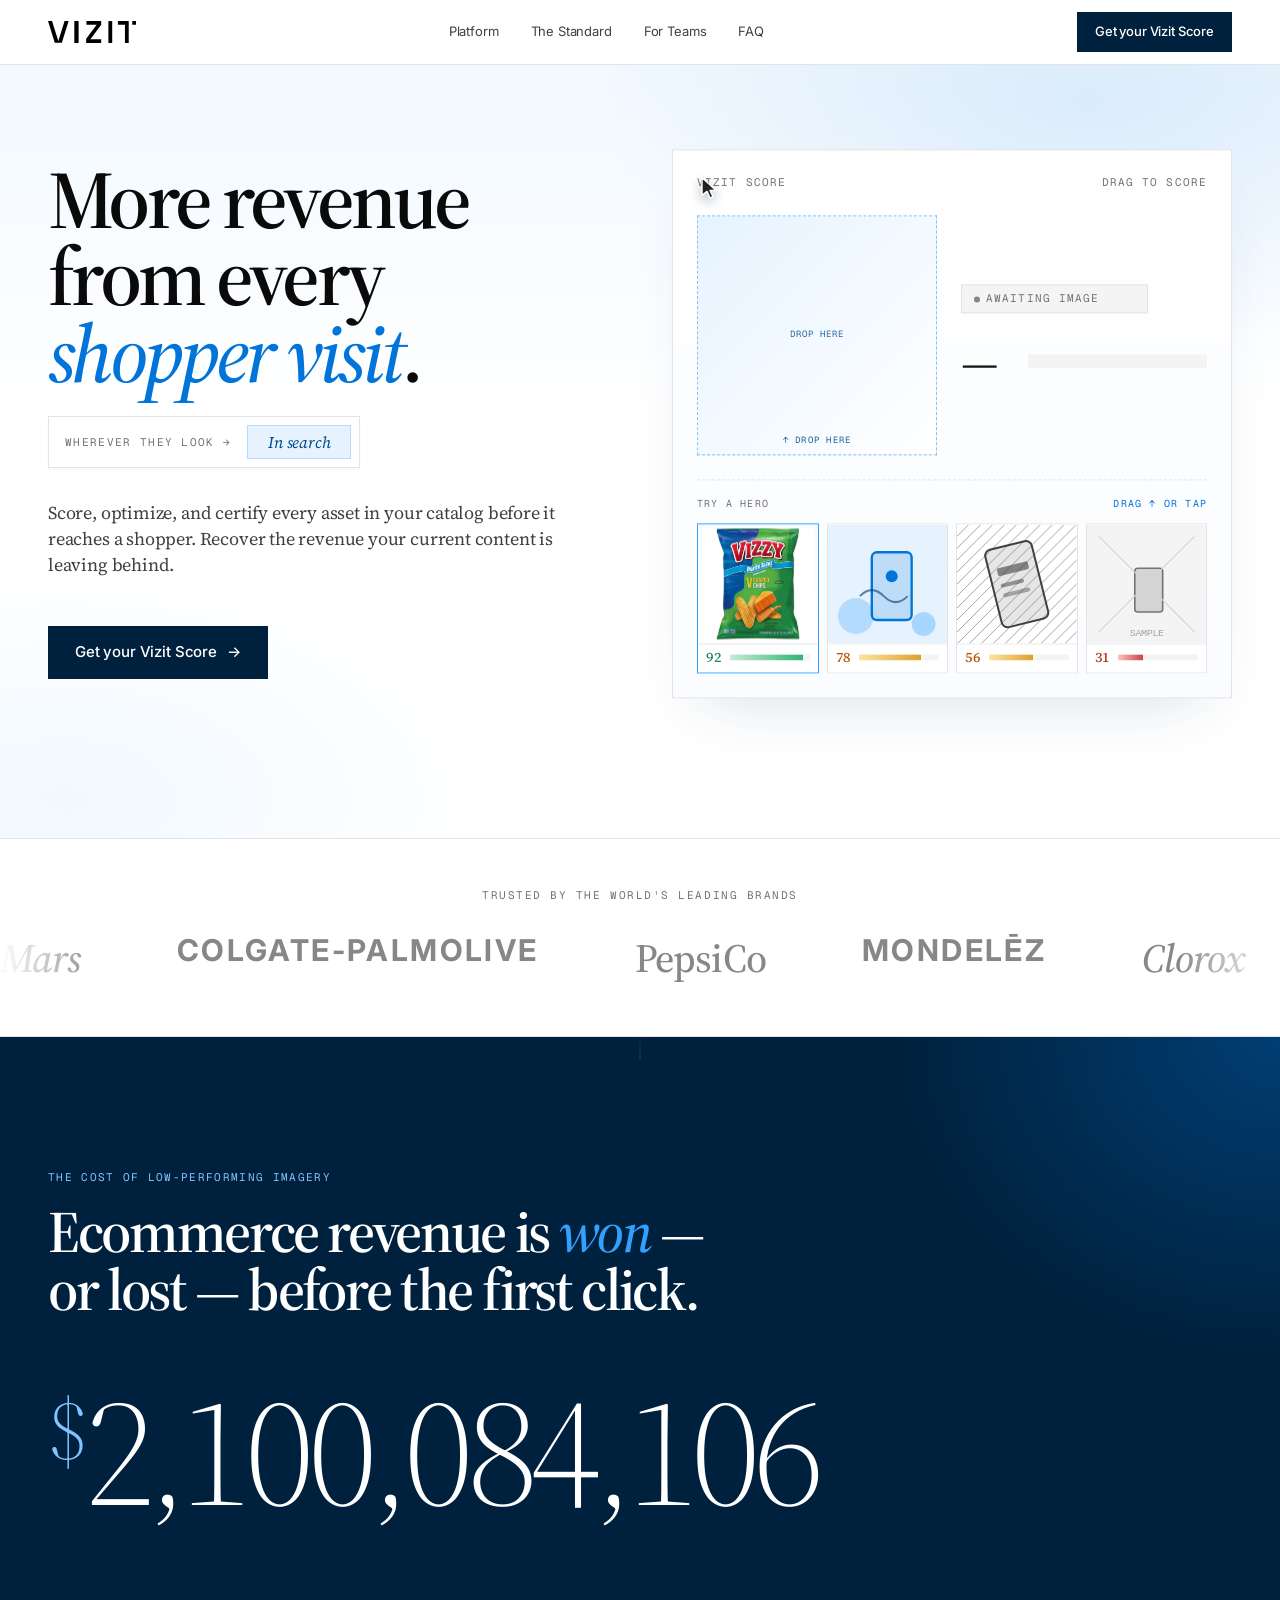
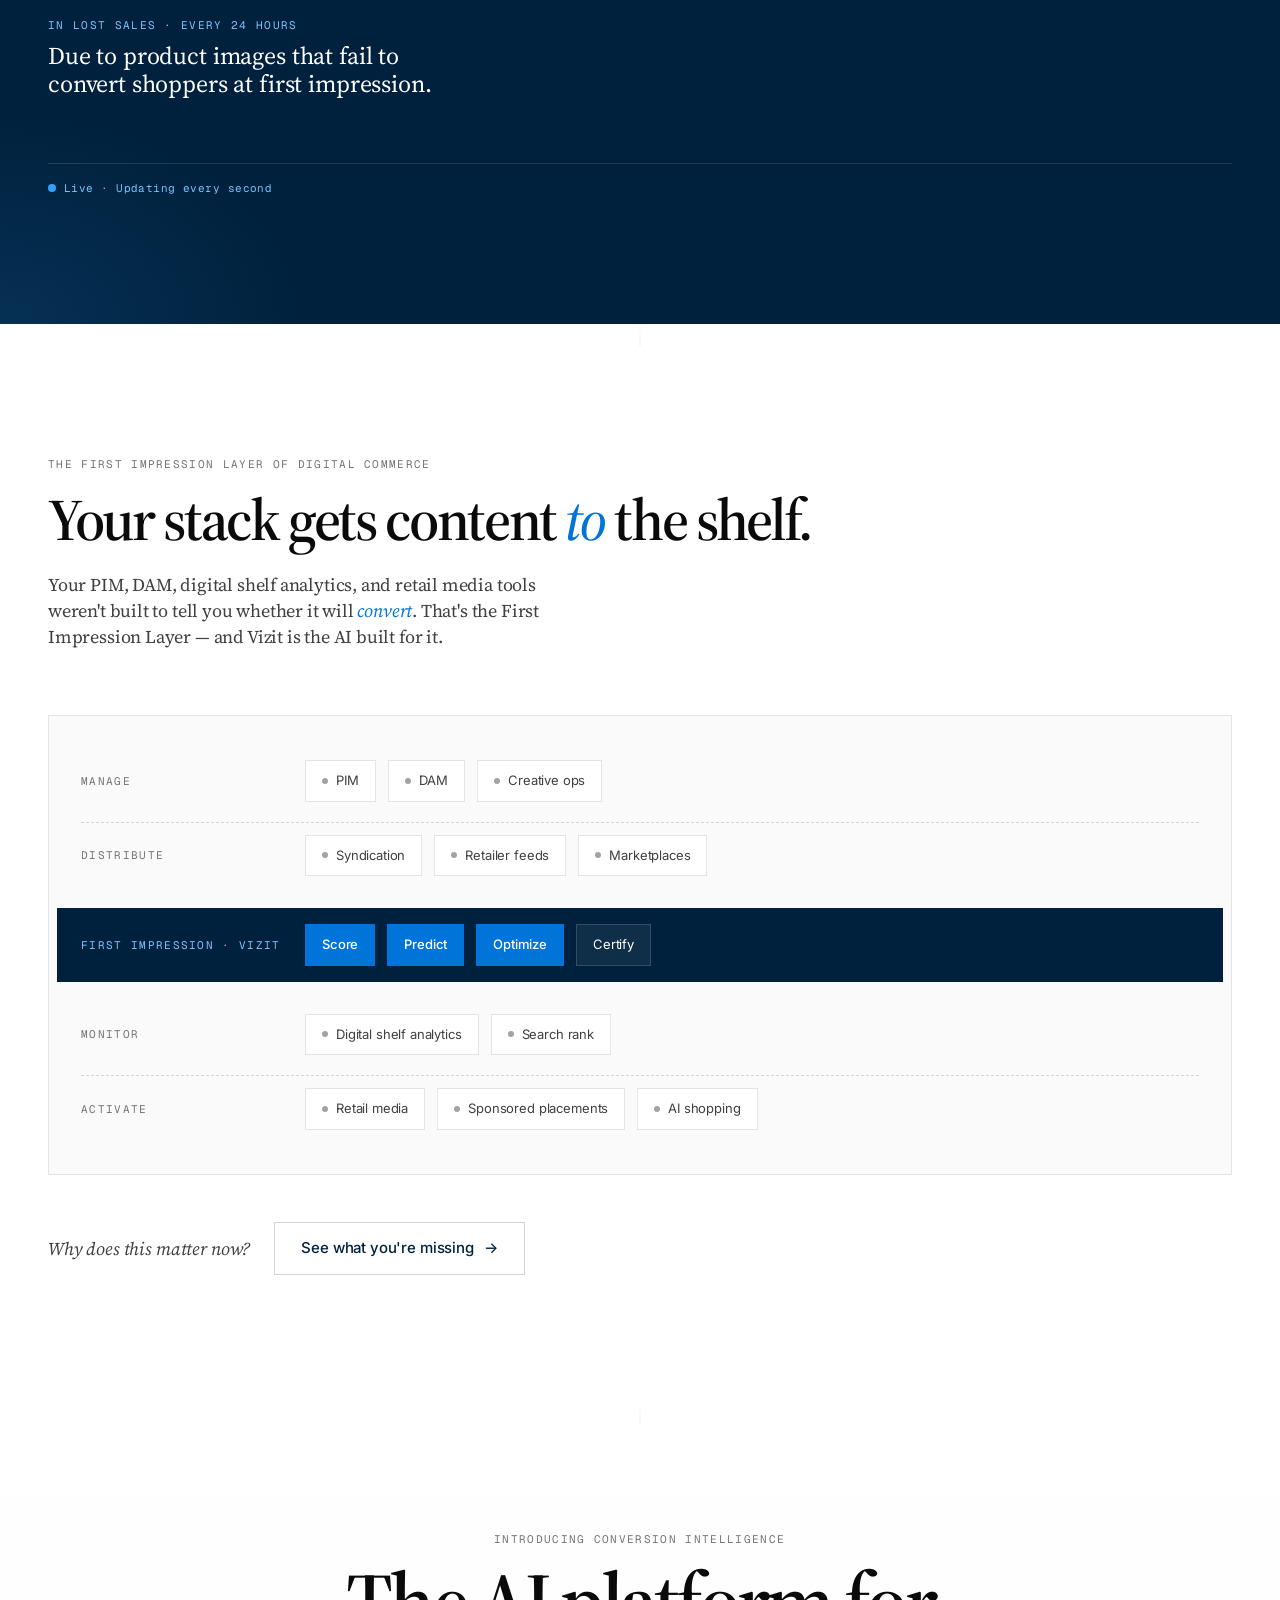
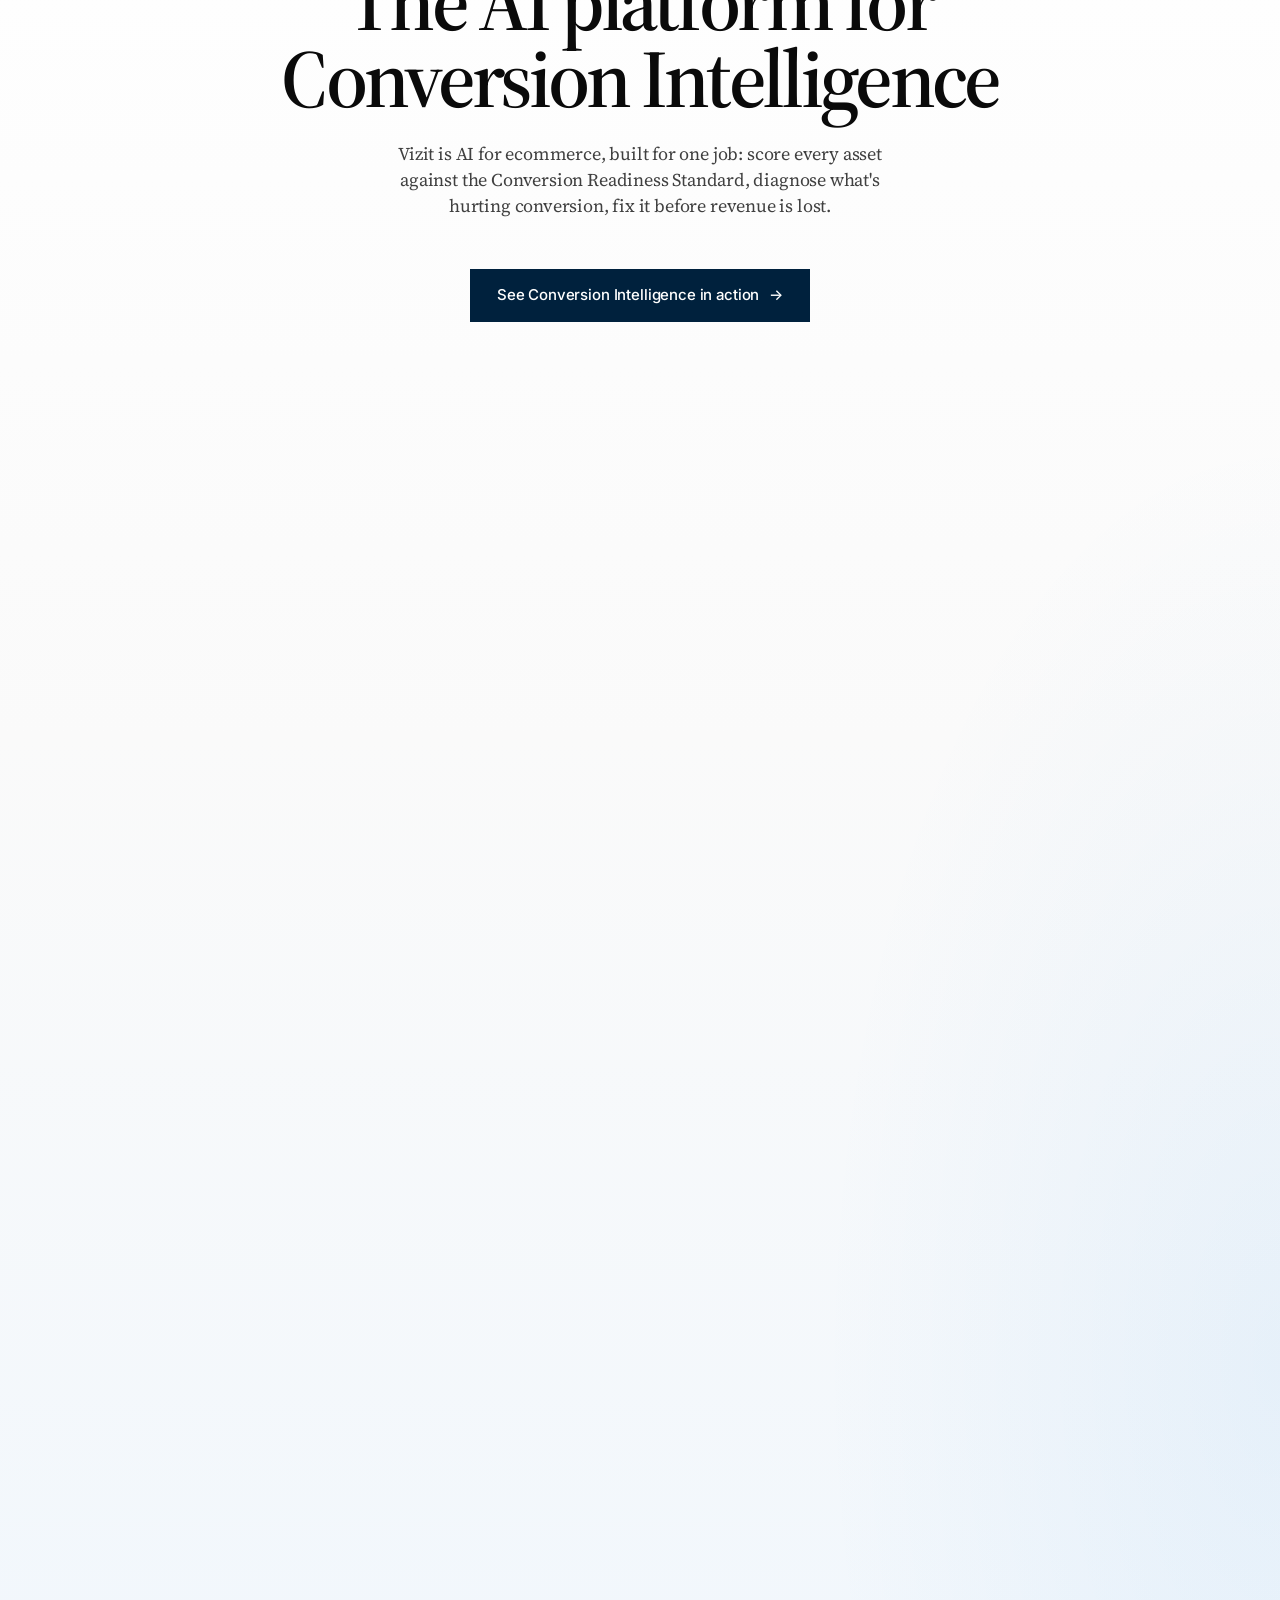
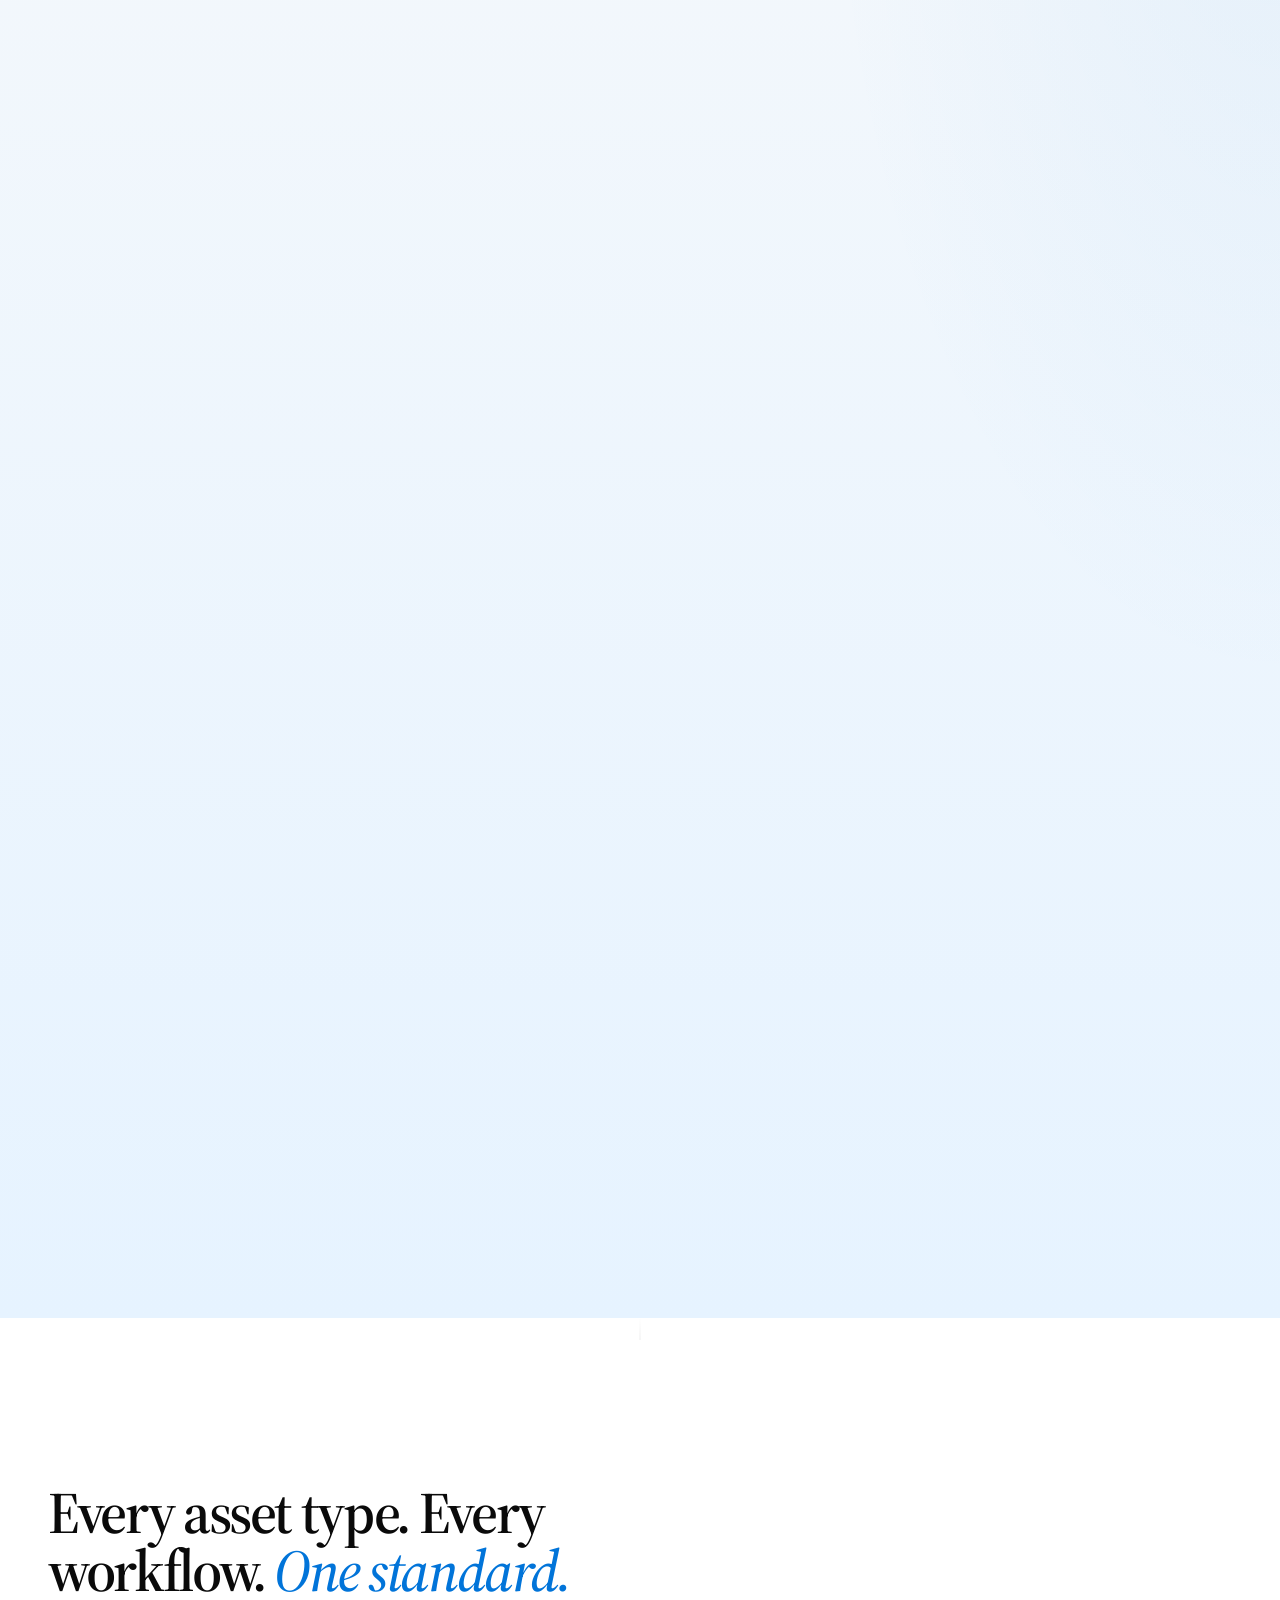
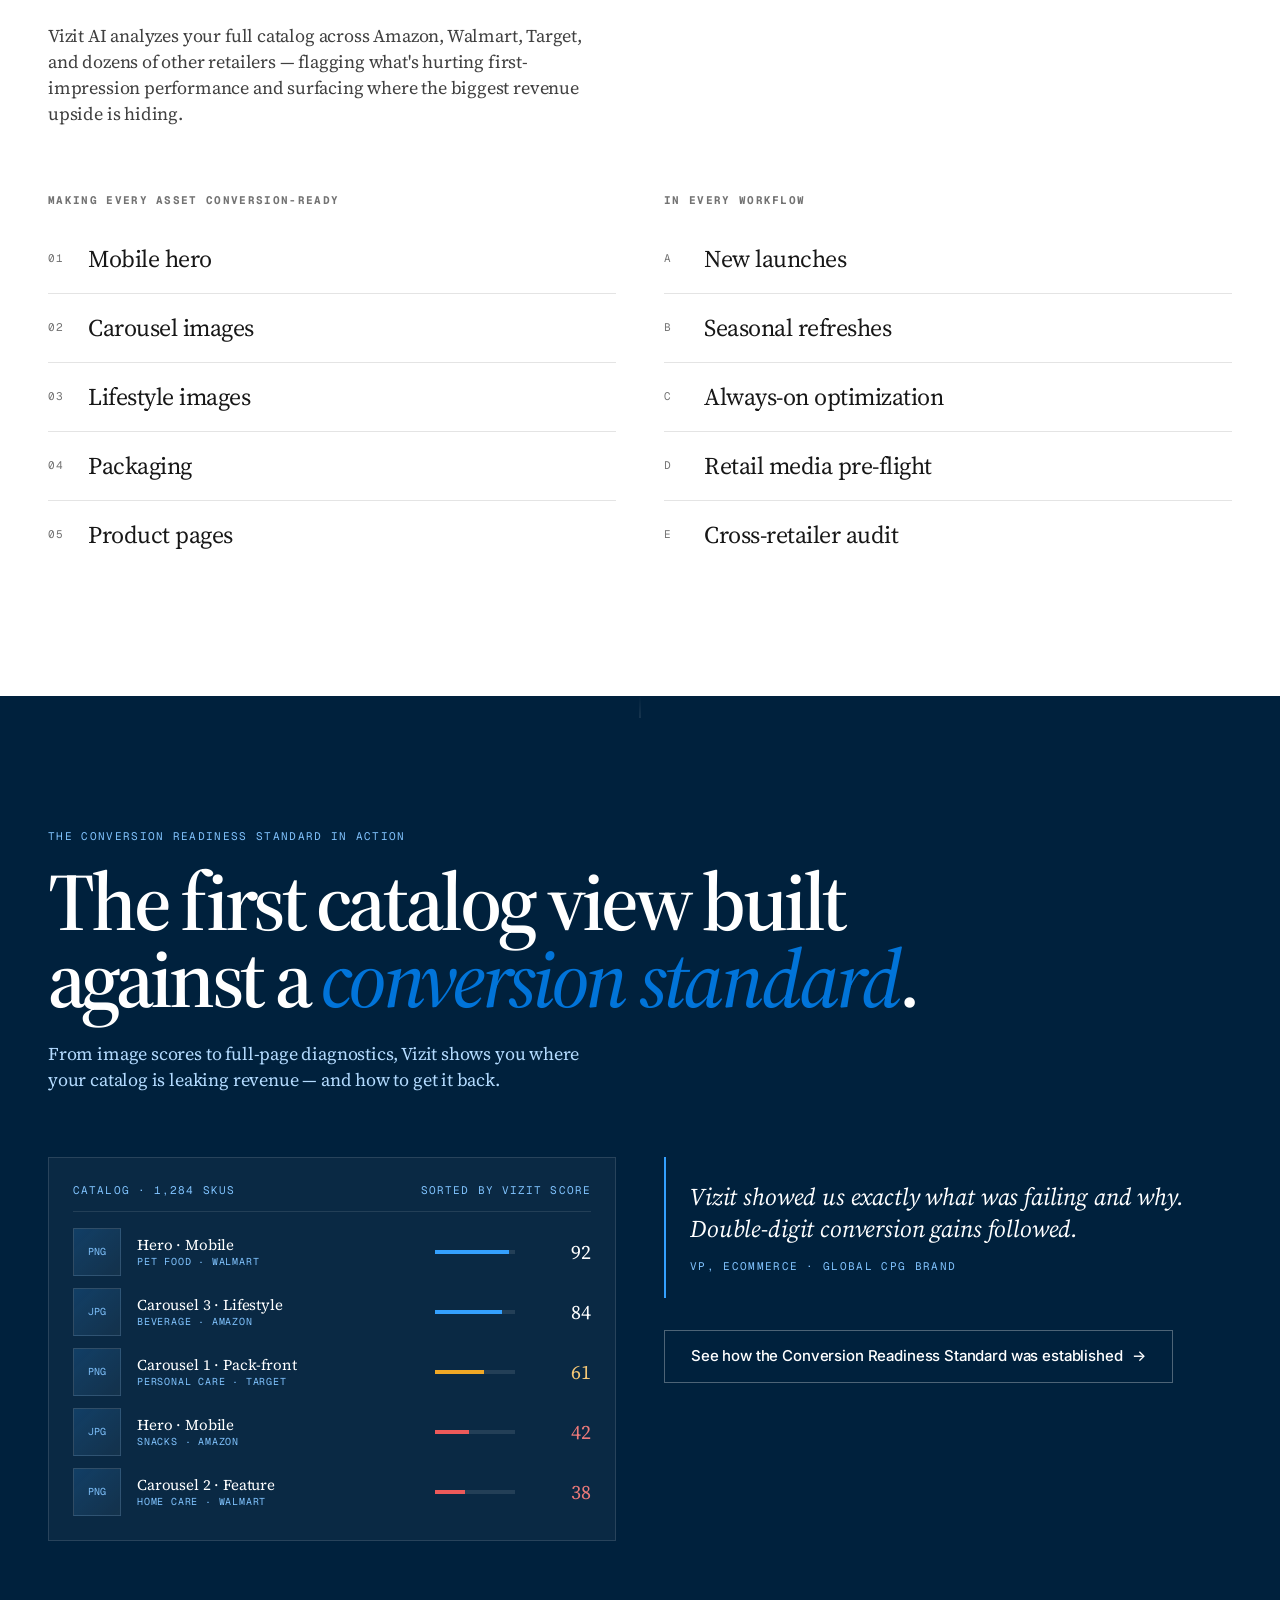
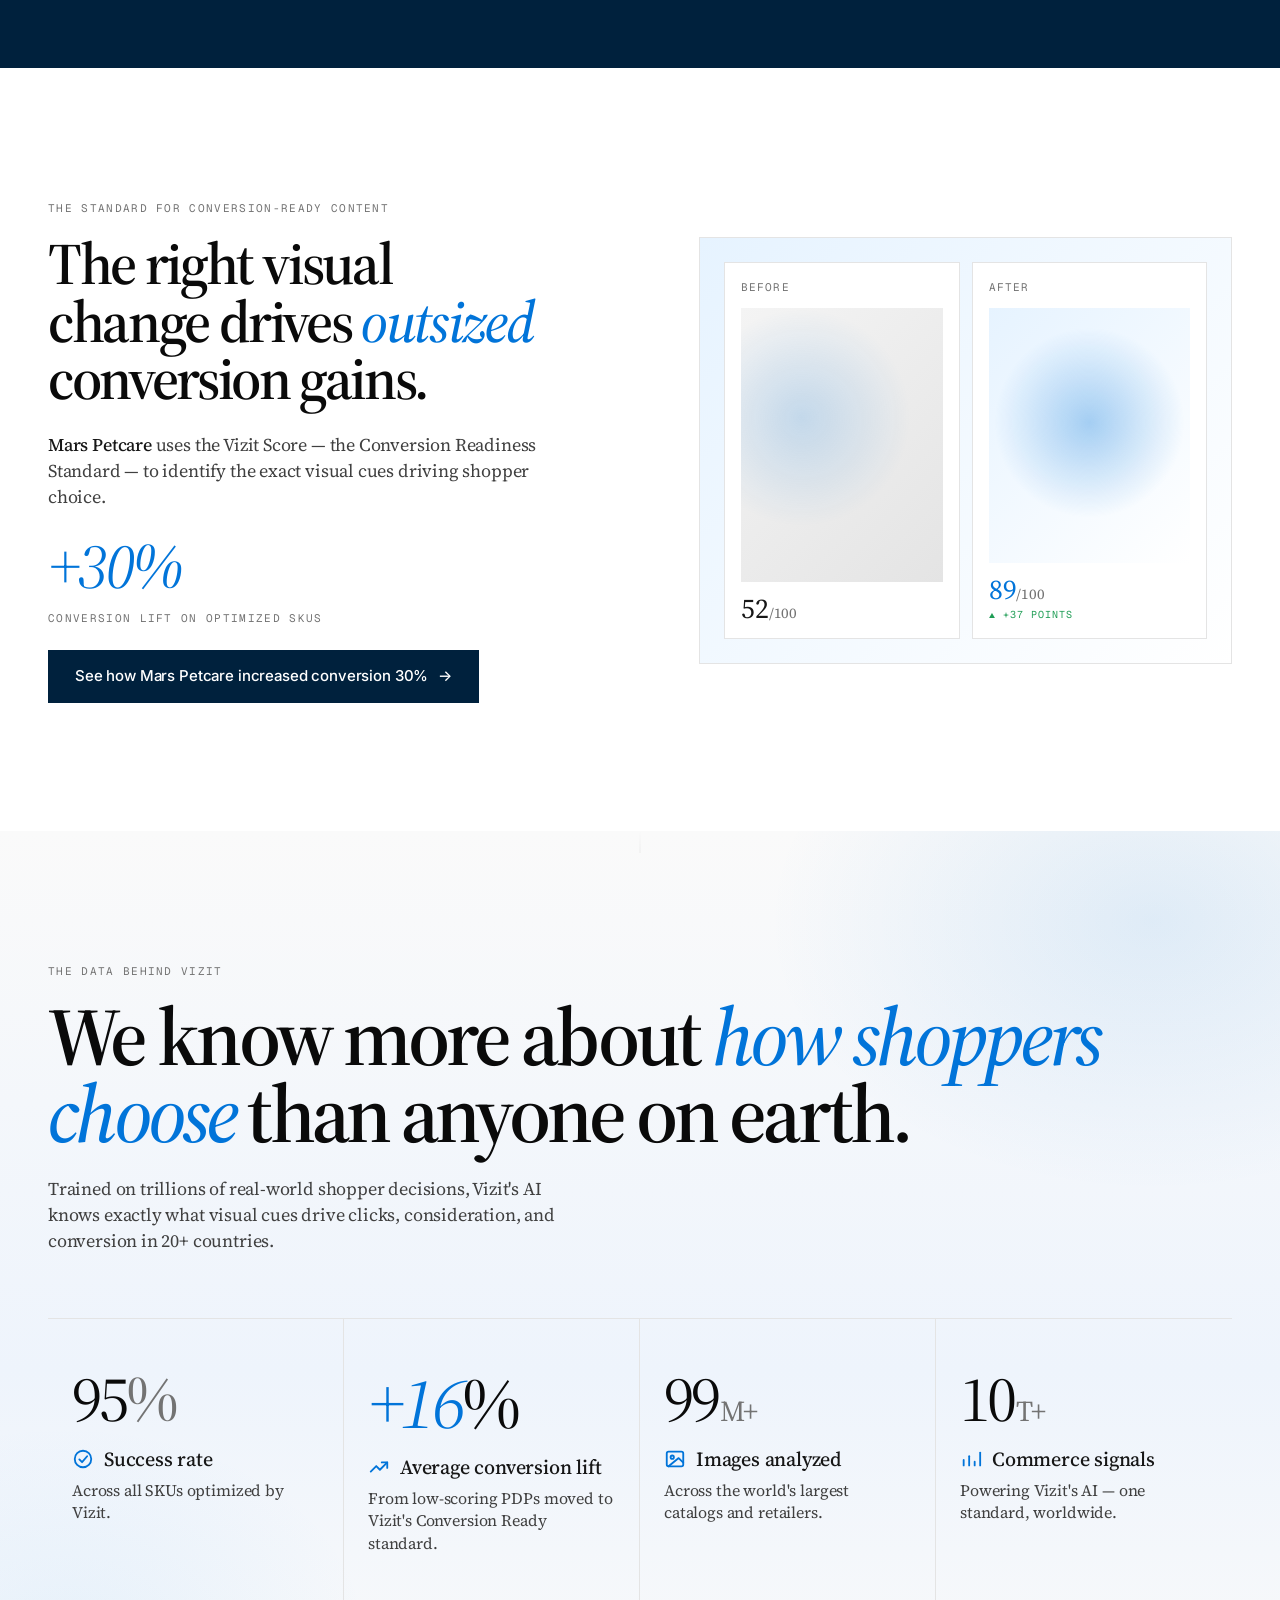
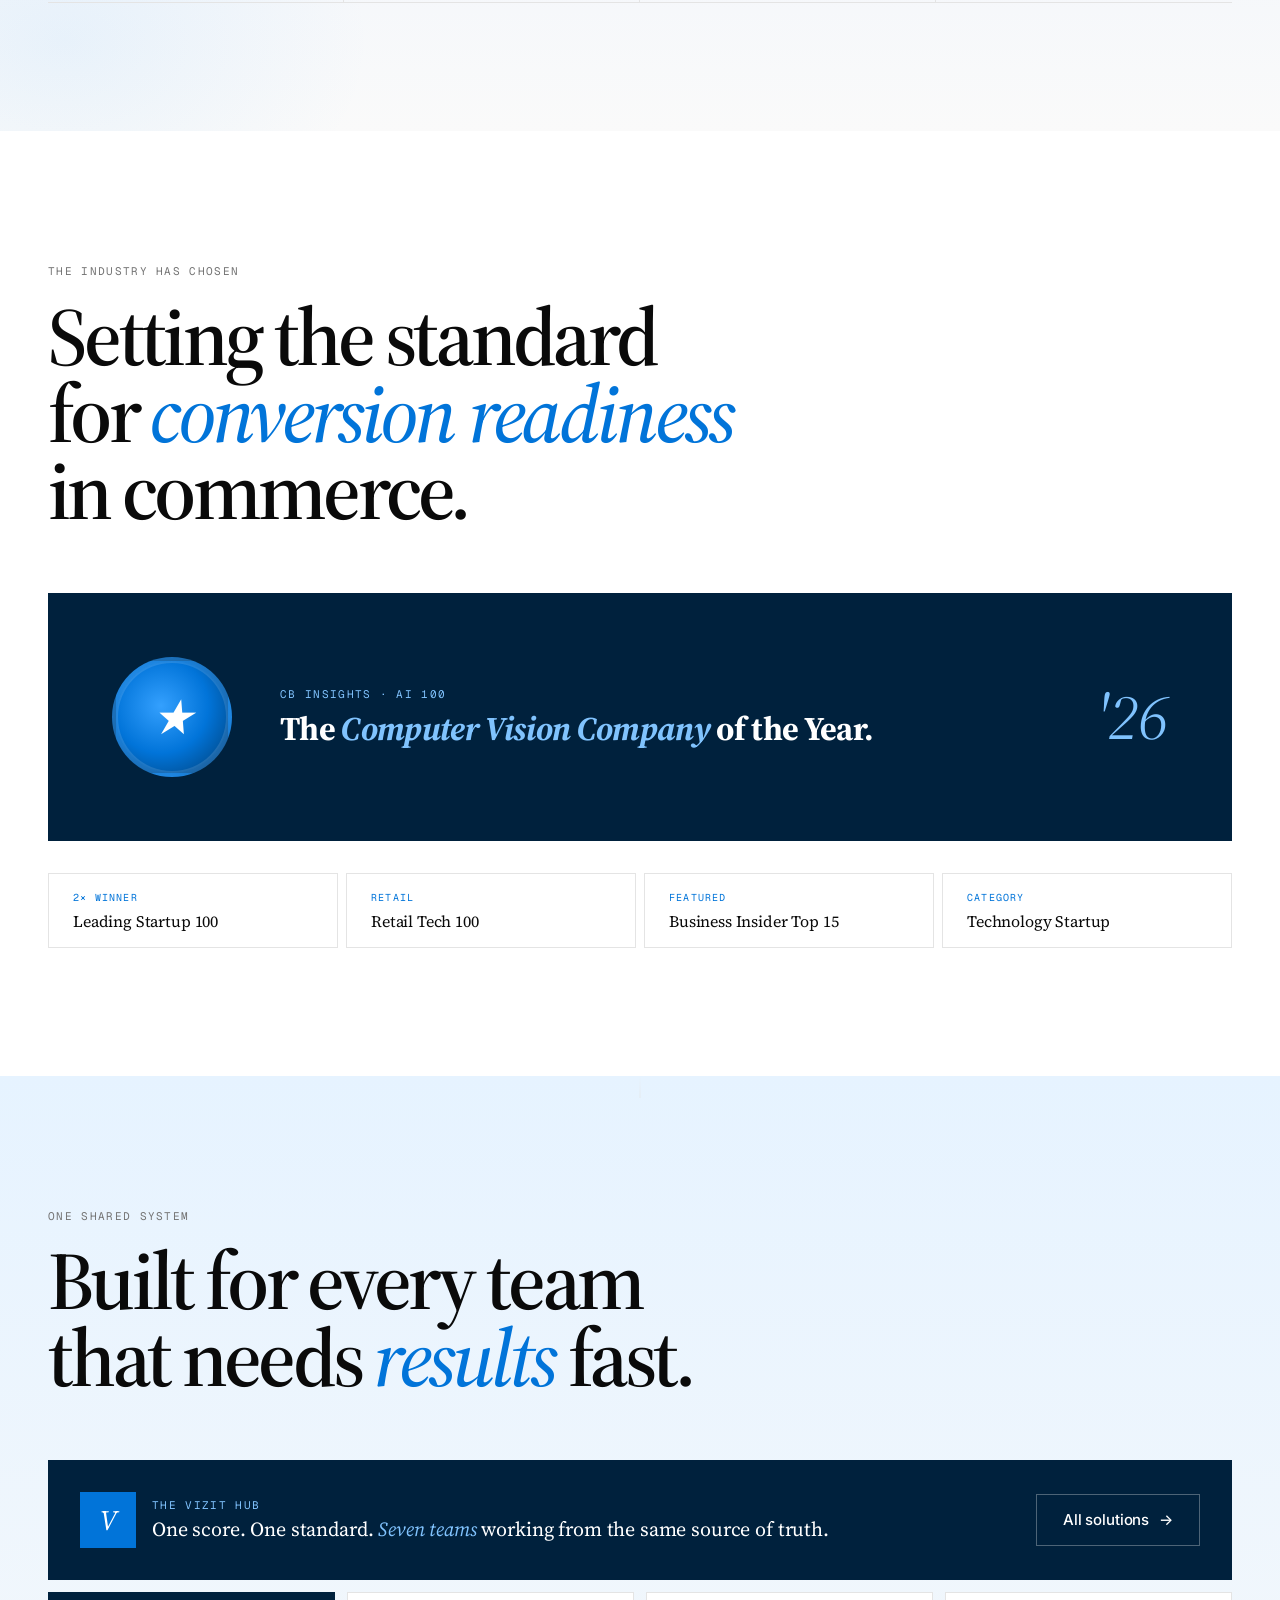
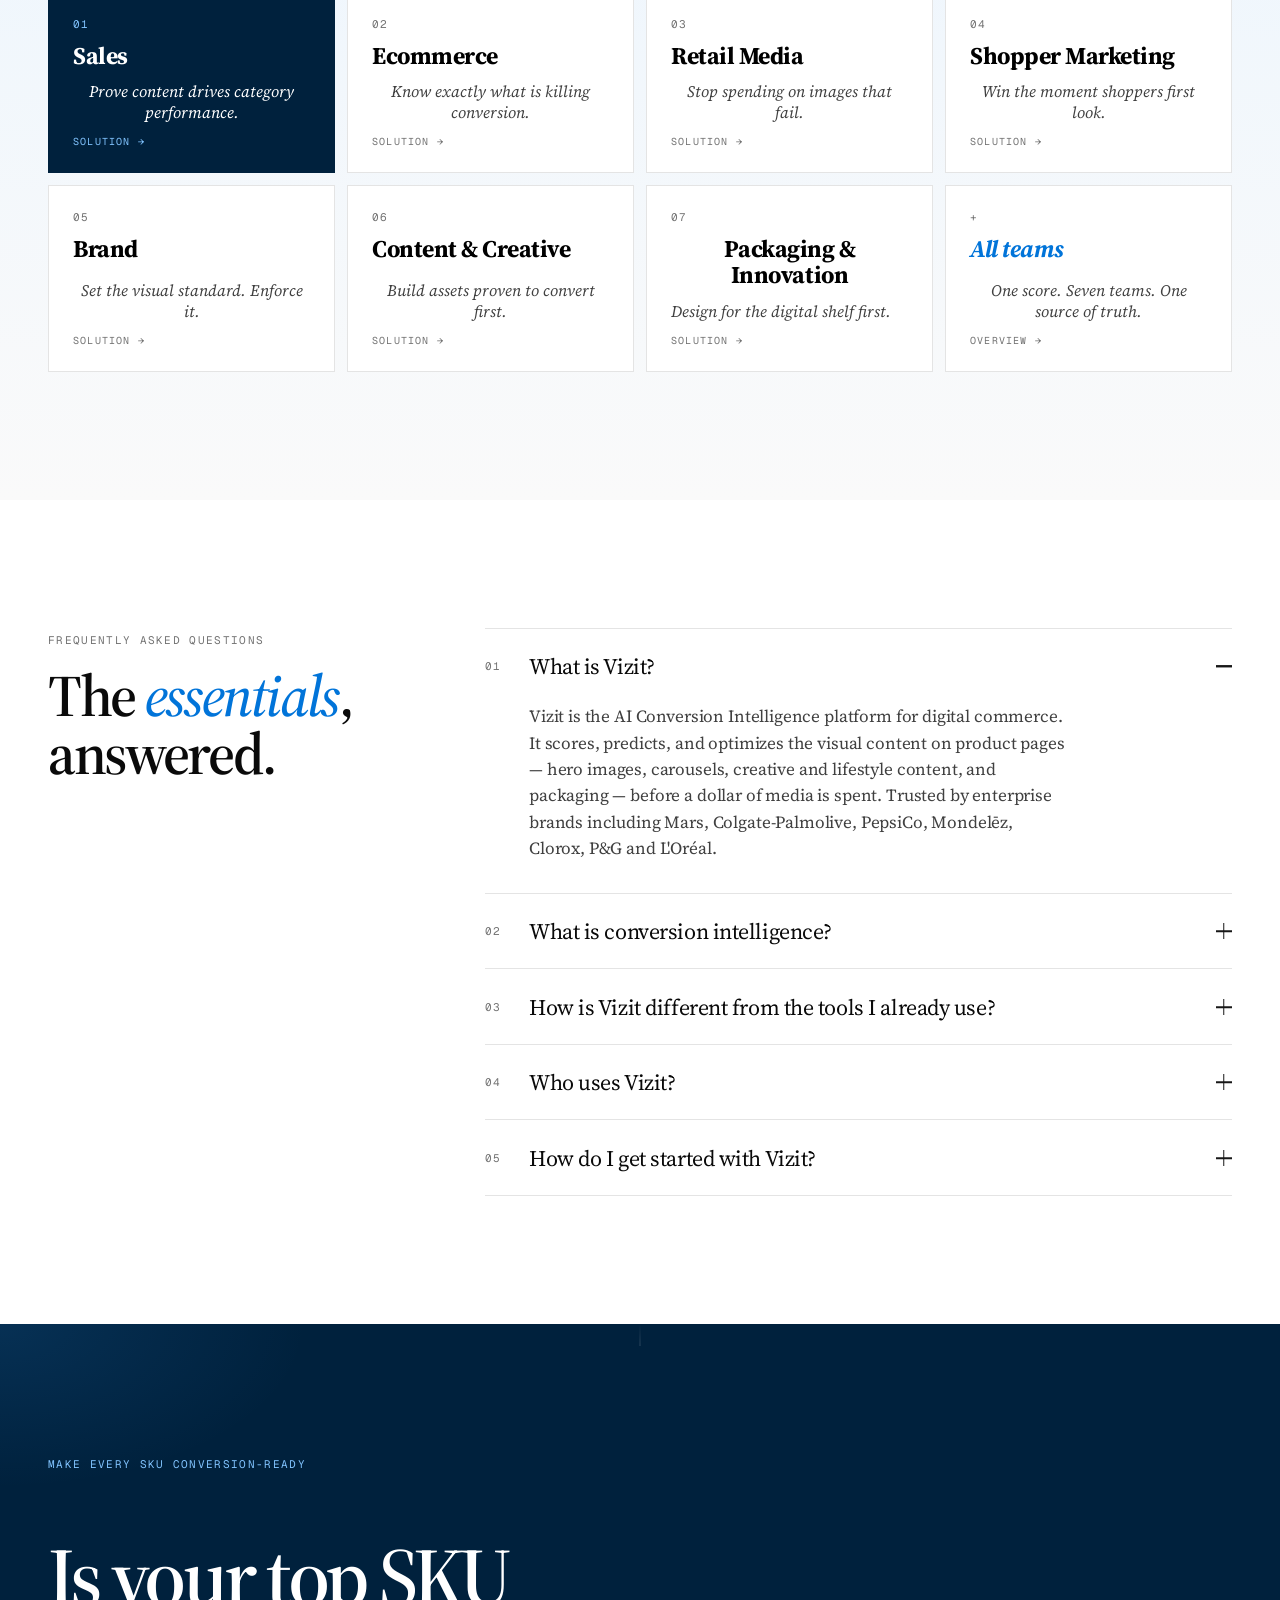
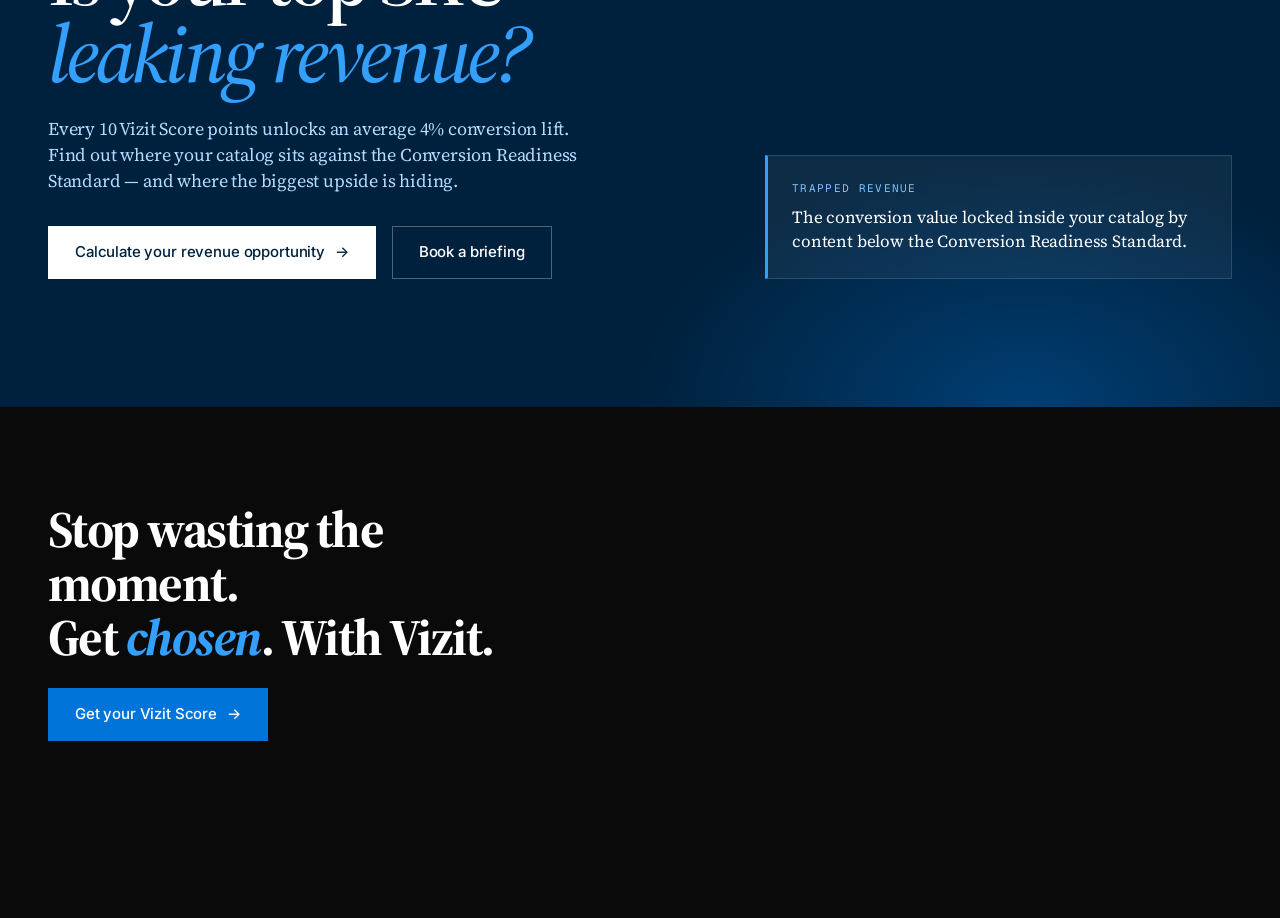
<file: index.html>
<!DOCTYPE html>
<html lang="en">
<head>
<meta charset="UTF-8" />
<meta name="viewport" content="width=device-width, initial-scale=1.0" />
<title>Vizit | The AI Conversion Intelligence Platform</title>
<meta name="description" content="The AI platform that scores, predicts, and optimizes product images before a dollar of media is spent. Trusted by the world's leading brands." />
<link rel="stylesheet" href="colors_and_type.css" />
<template id="__bundler_thumbnail" data-bg-color="#f6f4ef">
  <svg viewBox="0 0 1200 800" xmlns="http://www.w3.org/2000/svg">
    <rect width="1200" height="800" fill="#f6f4ef"/>
    <g transform="translate(600 400)" font-family="Georgia, serif" text-anchor="middle">
      <text y="-20" font-size="180" font-weight="300" fill="#00213d" letter-spacing="8">Vizit</text>
      <text y="60" font-size="36" font-style="italic" fill="#0174d9">AI Conversion Intelligence</text>
    </g>
    <circle cx="200" cy="160" r="80" fill="#0174d9" opacity="0.12"/>
    <circle cx="1000" cy="640" r="120" fill="#0174d9" opacity="0.10"/>
  </svg>
</template>
<style>
  * { box-sizing: border-box; }
  html, body { margin: 0; padding: 0; background: var(--bg); }
  body { overflow-x: hidden; }
  a { color: inherit; text-decoration: none; }
  img { max-width: 100%; display: block; }

  /* ───────── Layout ───────── */
  .wrap { max-width: 1280px; margin: 0 auto; padding: 0 var(--space-7); }
  @media (max-width: 720px) { .wrap { padding: 0 var(--space-5); } }

  /* ───────── Nav ───────── */
  .nav {
    position: sticky; top: 0; z-index: 100;
    background: rgba(255,255,255,0.86);
    backdrop-filter: saturate(140%) blur(14px);
    -webkit-backdrop-filter: saturate(140%) blur(14px);
    border-bottom: 1px solid var(--border);
  }
  .nav-inner {
    display: flex; align-items: center; justify-content: space-between;
    height: 64px;
  }
  .nav-logo { height: 22px; width: auto; }
  .nav-links { display: flex; gap: var(--space-6); font-size: var(--text-sm); color: var(--color-700); }
  .nav-links a:hover { color: var(--accent); }
  .nav-cta {
    background: var(--blue-1000); color: white;
    padding: 10px 18px; border-radius: var(--radius-full);
    font-size: var(--text-sm); font-weight: 500;
    transition: background var(--duration) var(--ease);
  }
  .nav-cta:hover { background: var(--blue-base); }
  @media (max-width: 860px) { .nav-links { display: none; } }

  /* ───────── Common ───────── */
  .eyebrow {
    font-family: var(--font-mono);
    font-size: var(--text-xs);
    text-transform: uppercase;
    letter-spacing: 0.12em;
    color: var(--muted);
    display: inline-flex; align-items: center; gap: var(--space-2);
  }
  .eyebrow::before {
    content: none;
  }
  .panel { padding: var(--space-10) 0; position: relative; }
  .panel.compact { padding: var(--space-9) 0; }
  .display {
    font-family: var(--font-display);
    font-weight: 600;
    line-height: 0.94;
    letter-spacing: -0.045em;
    font-size: clamp(2.75rem, 6.4vw, 6rem);
    margin: 0;
    text-wrap: balance;
  }
  .display em { font-style: italic; font-weight: 500; color: var(--accent); }
  .headline {
    font-family: var(--font-display);
    font-weight: 600; line-height: 0.98;
    letter-spacing: -0.04em;
    font-size: clamp(2.25rem, 4.6vw, 4.25rem);
    margin: 0;
    text-wrap: balance;
  }
  .headline em { font-style: italic; font-weight: 500; color: var(--accent); }
  .subhead {
    font-family: var(--font-display);
    font-size: clamp(1.125rem, 1.4vw, 1.375rem);
    line-height: 1.45;
    color: var(--color-700);
    font-weight: 400;
    letter-spacing: -0.01em;
    max-width: 60ch;
  }
  .rule { height: 1px; background: var(--border); border: none; margin: 0; }

  .btn {
    --mx: 50%; --my: 50%;
    position: relative; isolation: isolate;
    display: inline-flex; align-items: center; gap: 10px;
    padding: 14px 26px; border-radius: var(--radius-full);
    font-family: var(--font-sans); font-size: var(--text-base);
    font-weight: 500; letter-spacing: -0.01em;
    border: 1px solid transparent;
    transition: transform 380ms cubic-bezier(0.2, 0, 0, 1),
                background 380ms var(--ease),
                color 380ms var(--ease),
                box-shadow 380ms var(--ease),
                border-color 380ms var(--ease);
    cursor: pointer; overflow: hidden;
  }
  .btn::before {
    content: "";
    position: absolute; inset: 0;
    background: radial-gradient(180px circle at var(--mx) var(--my),
      rgba(255, 255, 220, 0.85) 0%,
      rgba(255, 196, 60, 0.7) 10%,
      rgba(255, 110, 30, 0.55) 22%,
      rgba(225, 40, 80, 0.4) 36%,
      rgba(120, 30, 180, 0.25) 52%,
      rgba(20, 90, 220, 0) 70%);
    opacity: 0; transition: opacity 320ms var(--ease);
    pointer-events: none; z-index: -1;
    mix-blend-mode: screen;
  }
  .btn:hover::before { opacity: 1; }
  .btn::after {
    content: ""; position: absolute; inset: 0;
    border-radius: inherit;
    box-shadow: 0 0 0 0 rgba(1, 116, 217, 0);
    transition: box-shadow 380ms var(--ease);
    pointer-events: none;
  }
  .btn:hover { transform: translateY(-2px); }
  .btn:hover::after { box-shadow: 0 18px 40px -16px rgba(1, 116, 217, 0.55); }
  .btn:active { transform: translateY(0); }

  .btn-primary { background: var(--blue-1000); color: white; }
  .btn-primary:hover { background: var(--blue-base); }
  .btn-primary::before {
    background: radial-gradient(190px circle at var(--mx) var(--my),
      rgba(255, 255, 230, 0.95) 0%,
      rgba(255, 220, 100, 0.85) 8%,
      rgba(255, 150, 40, 0.7) 18%,
      rgba(240, 60, 90, 0.55) 32%,
      rgba(160, 40, 200, 0.35) 48%,
      rgba(40, 110, 240, 0.18) 62%,
      rgba(20, 90, 220, 0) 78%);
    mix-blend-mode: screen;
    filter: blur(2px);
  }

  .btn-ghost { background: transparent; color: var(--blue-1000); border-color: var(--color-300); }
  .btn-ghost:hover { border-color: var(--blue-base); background: var(--color-50); color: var(--blue-base); }
  .btn-ghost::before {
    background: radial-gradient(170px circle at var(--mx) var(--my),
      rgba(255, 220, 80, 0.55) 0%,
      rgba(255, 140, 50, 0.45) 14%,
      rgba(230, 60, 110, 0.32) 30%,
      rgba(110, 40, 200, 0.22) 48%,
      rgba(20, 100, 230, 0.12) 64%,
      rgba(20, 100, 230, 0) 80%);
    mix-blend-mode: multiply;
    filter: blur(2px);
  }

  .btn .arrow {
    transition: transform 360ms cubic-bezier(0.2, 0, 0, 1);
    display: inline-block;
  }
  .btn:hover .arrow { transform: translateX(5px); }

  /* ───────── Panel 1: Hero ───────── */
  .hero { padding: var(--space-9) 0 var(--space-10); position: relative; overflow: hidden; }
  .hero::before {
    content: ""; position: absolute; inset: 0;
    background:
      radial-gradient(70% 60% at 85% 5%, rgba(1,116,217,0.10), transparent 55%),
      radial-gradient(55% 50% at 5% 95%, rgba(52,160,254,0.07), transparent 60%),
      linear-gradient(180deg, rgba(230,243,255,0.55), transparent 45%);
    pointer-events: none;
  }
  .hero::after {
    content: ""; position: absolute; inset: 0;
    background-image:
      radial-gradient(circle at 1px 1px, rgba(1,116,217,0.08) 1px, transparent 1.4px);
    background-size: 22px 22px;
    mask-image: radial-gradient(60% 60% at 80% 20%, black, transparent 70%);
    -webkit-mask-image: radial-gradient(60% 60% at 80% 20%, black, transparent 70%);
    opacity: 0.7;
    pointer-events: none;
  }
  .hero-meta {
    display: flex; justify-content: space-between; align-items: baseline;
    margin-bottom: var(--space-7);
    font-family: var(--font-mono); font-size: var(--text-xs);
    text-transform: uppercase; letter-spacing: 0.12em; color: var(--muted);
    padding-bottom: var(--space-3);
    border-bottom: 1px solid var(--border);
  }
  .hero-meta-l { display: flex; gap: var(--space-5); }
  .hero h1 { max-width: 18ch; }
  .hero h1 .rotator-wrap {
    display: inline-block; vertical-align: baseline; min-width: 1ch;
  }
  .rotator-row {
    margin-top: var(--space-5);
    display: inline-flex; align-items: center; gap: var(--space-4);
    padding: 8px 8px 8px 16px;
    background: white;
    border: 1px solid var(--border);
    border-radius: var(--radius-full);
    box-shadow: var(--shadow-sm);
  }
  .rotator-label {
    font-family: var(--font-mono); font-size: var(--text-xs);
    text-transform: uppercase; letter-spacing: 0.12em;
    color: var(--muted);
  }
  .rotator-chip {
    background: var(--blue-0);
    border: 1px solid var(--blue-100);
    color: var(--blue-600);
    font-family: var(--font-display);
    font-style: italic;
    font-size: 1rem;
    line-height: 1;
    padding: 8px 16px;
    border-radius: var(--radius-full);
    display: inline-block;
    min-width: 13ch;
    text-align: center;
    transition: opacity 360ms var(--ease), transform 360ms var(--ease);
  }
  .hero-sub {
    margin-top: var(--space-6);
    max-width: 68ch;
  }
  .hero-cta { margin-top: var(--space-7); display: flex; gap: var(--space-4); flex-wrap: wrap; align-items: center; }
  .hero-cta .score-note {
    font-family: var(--font-mono); font-size: var(--text-xs);
    text-transform: uppercase; letter-spacing: 0.1em; color: var(--muted);
  }
  .hero-copy { min-width: 0; }
  .hero-copy h1 { max-width: 16ch; }
  .hero-grid {
    display: grid;
    grid-template-columns: 1fr 1fr;
    align-items: stretch;
    gap: var(--space-8);
  }
  @media (max-width: 900px) { .hero-grid { grid-template-columns: 1fr; } }
  .hero-card {
    border: 1px solid var(--border);
    border-radius: var(--radius-lg);
    padding: var(--space-5);
    background: linear-gradient(180deg, white, #fafcff);
    position: relative;
    overflow: hidden;
    height: 100%;
    display: flex; flex-direction: column;
    transform: perspective(1400px) rotateX(var(--rx, 0deg)) rotateY(var(--ry, 0deg)) translateZ(0);
    transition: transform 600ms cubic-bezier(0.2, 0, 0, 1), box-shadow 600ms var(--ease);
    box-shadow: 0 30px 60px -32px rgba(1, 60, 112, 0.18), 0 1px 0 rgba(255,255,255,0.6) inset;
    will-change: transform;
  }
  .hero-card::after {
    content: ""; position: absolute; inset: 0;
    background: radial-gradient(280px circle at var(--gx, 50%) var(--gy, 0%),
      rgba(128, 195, 254, 0.25), transparent 60%);
    pointer-events: none;
    opacity: 0; transition: opacity 500ms var(--ease);
  }
  .hero-card:hover::after { opacity: 1; }
  .score-card-header {
    display: flex; justify-content: space-between; align-items: center;
    margin-bottom: var(--space-5);
  }
  .score-card-meta { font-family: var(--font-mono); font-size: var(--text-xs); text-transform: uppercase; letter-spacing: 0.1em; color: var(--muted); }
  .score-product {
    display: flex; gap: var(--space-5); align-items: stretch;
    flex: 1 1 auto;
  }
  .score-thumb {
    width: 96px; height: 96px;
    background: linear-gradient(135deg, var(--blue-0), white);
    border: 1px solid var(--border);
    border-radius: var(--radius-md);
    flex-shrink: 0; position: relative;
    display: flex; align-items: center; justify-content: center;
  }
  .score-thumb svg { width: 60%; height: 60%; }
  .score-info {
    flex: 1 1 auto;
    min-width: 0;
    display: flex; flex-direction: column;
    justify-content: center;
  }
  .score-info h4 { font-family: var(--font-display); font-size: 1.125rem; margin: 0 0 4px; font-weight: 500; line-height: 1.2; }
  .score-info p { margin: 0; font-size: var(--text-sm); color: var(--muted); }
  .score-readout {
    display: flex; align-items: center; gap: var(--space-4);
    margin-top: var(--space-3);
  }
  .score-readout .num {
    font-family: var(--font-display);
    font-size: 3rem;
    font-weight: 500;
    line-height: 1;
    letter-spacing: -0.04em;
    color: var(--color-700);
    flex-shrink: 0;
    min-width: 2.2ch;
    text-align: left;
    font-variant-numeric: tabular-nums;
  }
  .score-readout .num em { font-style: normal; color: var(--color-900); }
  .score-readout .delta {
    font-family: var(--font-mono); font-size: var(--text-xs);
    color: #1f9d55; letter-spacing: 0.06em;
  }
  .conv-tag {
    display: inline-flex; align-items: center; gap: 6px;
    padding: 5px 12px;
    border-radius: 999px;
    font-family: var(--font-mono);
    font-size: var(--text-xs);
    text-transform: uppercase;
    letter-spacing: 0.1em;
    background: var(--color-100);
    color: var(--muted);
    border: 1px solid var(--border);
    margin-bottom: var(--space-3);
    transition: background 320ms var(--ease), color 320ms var(--ease), border-color 320ms var(--ease);
  }
  .conv-tag::before {
    content: ""; width: 6px; height: 6px; border-radius: 50%;
    background: currentColor; opacity: 0.85;
  }
  .conv-tag.great { background: #e7f7ec; color: #1f8a5b; border-color: #b8e3c8; }
  .conv-tag.warn  { background: #fdf3df; color: #a66c14; border-color: #f0d692; }
  .conv-tag.bad   { background: #fce5e5; color: #b3331f; border-color: #f0bdbd; }
  .score-bar {
    flex: 1 1 auto;
    min-width: 0;
    height: 14px;
    background: var(--color-100);
    border-radius: 999px;
    overflow: hidden; position: relative;
  }
  .score-bar-fill {
    height: 100%;
    background: linear-gradient(90deg, #c6ecd1, #4cc987 75%, #2eb573);
    border-radius: 999px;
    width: 0%;
    transition: width 900ms cubic-bezier(0.2, 0, 0, 1), background 600ms var(--ease);
  }

  /* ── Drag-and-drop hero score builder ── */
  .hero-card.is-dragging-over { transform: none !important; }
  .hero-card[data-tier="great"] { box-shadow: 0 30px 60px -28px rgba(31, 157, 85, 0.30), 0 1px 0 rgba(255,255,255,0.6) inset; }
  .hero-card[data-tier="warn"]  { box-shadow: 0 30px 60px -28px rgba(217, 119, 6, 0.30), 0 1px 0 rgba(255,255,255,0.6) inset; }
  .hero-card[data-tier="bad"]   { box-shadow: 0 30px 60px -28px rgba(190, 18, 60, 0.30), 0 1px 0 rgba(255,255,255,0.6) inset; }

  .drop-slot {
    width: 240px;
    flex-shrink: 0;
    aspect-ratio: 1 / 1;
    border-radius: var(--radius-md);
    border: 1.5px dashed var(--blue-200);
    background: linear-gradient(135deg, var(--blue-0), white);
    flex-shrink: 0; position: relative;
    display: flex; align-items: center; justify-content: center;
    overflow: hidden;
    transition: border-color 240ms var(--ease), background 240ms var(--ease), transform 320ms var(--ease);
  }
  .drop-slot.is-over {
    border-color: var(--accent);
    background: linear-gradient(135deg, #d6ecff, white);
    transform: scale(1.03);
  }
  .drop-slot.has-image { border-style: solid; border-color: var(--border); background: white; }
  .drop-slot svg, .drop-slot img { width: 100%; height: 100%; display: block; object-fit: contain; }
  .drop-slot .hint {
    position: absolute; inset: 0;
    display: flex; align-items: center; justify-content: center;
    text-align: center; padding: 8px;
    font-family: var(--font-mono); font-size: 9px;
    text-transform: uppercase; letter-spacing: 0.12em;
    color: var(--blue-600); opacity: 0.85;
    pointer-events: none;
    transition: opacity 240ms var(--ease);
  }
  .drop-slot.has-image .hint { opacity: 0; }

  .score-readout .delta.warn { color: #b45309; }
  .score-readout .delta.bad  { color: #be123c; }

  .candidates {
    margin-top: var(--space-5);
    padding-top: var(--space-4);
    border-top: 1px dashed var(--border);
  }
  .candidates-cap {
    display: flex; justify-content: space-between; align-items: center;
    font-family: var(--font-mono); font-size: 10px;
    text-transform: uppercase; letter-spacing: 0.12em;
    color: var(--muted);
    margin-bottom: var(--space-3);
  }
  .candidates-cap .arrow-hint { color: var(--accent); }
  .cand-row {
    display: grid; grid-template-columns: repeat(4, 1fr);
    gap: var(--space-2);
  }
  .cand {
    border-radius: var(--radius-sm);
    border: 1px solid var(--border);
    background: white;
    position: relative; overflow: hidden;
    cursor: grab;
    display: flex; flex-direction: column;
    transition: transform 280ms var(--ease), border-color 240ms var(--ease), box-shadow 280ms var(--ease);
  }
  .cand:active { cursor: grabbing; }
  .cand:hover { transform: translateY(-3px) scale(1.04); border-color: var(--blue-300); box-shadow: 0 8px 16px -8px rgba(1, 60, 112, 0.25); z-index: 2; }
  .cand.is-active { border-color: var(--accent); box-shadow: 0 0 0 2px var(--blue-100); }
  .cand-img {
    aspect-ratio: 1 / 1;
    position: relative;
    overflow: hidden;
    background: white;
  }
  .cand svg, .cand img { width: 100%; height: 100%; display: block; pointer-events: none; }
  .cand img { object-fit: contain; padding: 4px; background: linear-gradient(180deg, #f7fbff, white); }
  .cand-score {
    display: flex; align-items: center; gap: 6px;
    padding: 6px 8px 8px;
    border-top: 1px solid var(--border);
    background: white;
    pointer-events: none;
  }
  .cand-num {
    font-family: var(--font-display);
    font-size: 14px;
    font-weight: 500;
    line-height: 1;
    letter-spacing: -0.02em;
    color: var(--color-900);
    flex-shrink: 0;
    min-width: 2.2ch;
    font-variant-numeric: tabular-nums;
  }
  .cand-bar {
    flex: 1 1 auto;
    min-width: 0;
    height: 6px;
    background: var(--color-100);
    border-radius: 999px;
    overflow: hidden;
  }
  .cand-bar-fill {
    display: block;
    height: 100%;
    border-radius: 999px;
    transition: width 600ms cubic-bezier(0.2, 0, 0, 1);
  }
  .cand[data-tier="great"] .cand-bar-fill { background: linear-gradient(90deg, #c6ecd1, #2eb573); }
  .cand[data-tier="warn"]  .cand-bar-fill { background: linear-gradient(90deg, #fde4a0, #e0a02a); }
  .cand[data-tier="bad"]   .cand-bar-fill { background: linear-gradient(90deg, #f6c5c5, #d04040); }
  .cand[data-tier="great"] .cand-num { color: #1f8a5b; }
  .cand[data-tier="warn"]  .cand-num { color: #b45309; }
  .cand[data-tier="bad"]   .cand-num { color: #b3331f; }

  /* Idle prompt — pulses the best candidate + drop slot, draws a ghost path */
  @keyframes candPulse {
    0%, 100% { box-shadow: 0 0 0 0 rgba(1, 116, 217, 0); transform: translateY(0); }
    40%      { box-shadow: 0 0 0 6px rgba(1, 116, 217, 0.18); transform: translateY(-4px); }
    70%      { box-shadow: 0 0 0 0 rgba(1, 116, 217, 0); transform: translateY(0); }
  }
  .hero-card.idle .cand[data-id="c1"] {
    animation: candPulse 2.6s cubic-bezier(0.2,0,0,1) infinite;
    border-color: var(--blue-300);
  }
  @keyframes slotPulse {
    0%, 100% { box-shadow: inset 0 0 0 0 rgba(1, 116, 217, 0); }
    50%      { box-shadow: inset 0 0 0 3px rgba(1, 116, 217, 0.20); }
  }
  .hero-card.idle .drop-slot { animation: slotPulse 2.6s var(--ease) infinite; }
  .hero-card.idle .drop-slot::after {
    content: "↑ drop here";
    position: absolute; left: 50%; bottom: 6px; transform: translateX(-50%);
    font-family: var(--font-mono); font-size: 9px;
    text-transform: uppercase; letter-spacing: 0.14em;
    color: var(--blue-600); opacity: 0.9;
    pointer-events: none;
  }
  /* Ghost cursor that drifts from c1 → slot */
  .drag-ghost {
    position: absolute; pointer-events: none; z-index: 5;
    width: 28px; height: 28px;
    opacity: 0; transition: opacity 360ms var(--ease);
    filter: drop-shadow(0 4px 6px rgba(0, 33, 61, 0.35));
  }
  .drag-ghost svg { width: 100%; height: 100%; display: block; }
  .hero-card.idle .drag-ghost {
    opacity: 0.9;
    animation: ghostFly 3.2s cubic-bezier(0.65, 0, 0.35, 1) infinite;
  }
  @keyframes ghostFly {
    0%   { left: var(--gx0,0px); top: var(--gy0,0px); transform: scale(1); opacity: 0; }
    8%   { opacity: 0.95; transform: scale(1.05); }
    55%  { left: var(--gx1,0px); top: var(--gy1,0px); transform: scale(0.95); opacity: 0.95; }
    72%  { left: var(--gx1,0px); top: var(--gy1,0px); transform: scale(1.18); opacity: 1; }
    85%  { opacity: 0; }
    100% { left: var(--gx0,0px); top: var(--gy0,0px); opacity: 0; }
  }

  /* Amazon PDP mode — replaces the score-product view when score 92 is dropped */
  /* Amazon PDP mode — replaces the dropped image in the hero-left column */
  .hero-left {
    width: 240px;
    flex-shrink: 0;
    position: relative;
    align-self: stretch;
    display: flex;
  }
  .hero-left > .drop-slot,
  .hero-left > .pdp-loading,
  .hero-left > .pdp-view {
    width: 100%;
  }
  .pdp-view {
    display: none;
    flex-direction: column;
    gap: 8px;
    flex: 1 1 auto;
    min-height: 240px;
  }
  .hero-card[data-mode="loading"] .drop-slot,
  .hero-card[data-mode="pdp"]     .drop-slot { display: none; }
  .hero-card[data-mode="loading"] .pdp-loading { display: flex; }
  .hero-card[data-mode="pdp"] .pdp-view { display: flex; animation: pdpIn 480ms cubic-bezier(0.2,0,0,1) both; }
  @keyframes pdpIn { from { opacity: 0; transform: translateY(8px); } to { opacity: 1; transform: none; } }

  /* Loading state */
  .pdp-loading {
    display: none;
    flex-direction: column; align-items: center; justify-content: center;
    gap: 14px;
    min-height: 240px;
    flex: 1 1 auto;
    padding: var(--space-5) var(--space-4);
    background: linear-gradient(135deg, #f6faff, white);
    border: 1px solid var(--color-200);
    border-radius: var(--radius-md);
    text-align: center;
    position: relative;
  }
  .pdp-loading .spinner {
    width: 28px; height: 28px; border-radius: 999px;
    border: 2.5px solid var(--blue-100); border-top-color: var(--accent);
    animation: spin 0.9s linear infinite;
  }
  @keyframes spin { to { transform: rotate(360deg); } }
  .pdp-loading .l-status {
    font-family: var(--font-mono); font-size: 11px;
    text-transform: uppercase; letter-spacing: 0.14em;
    color: var(--blue-600);
  }
  .pdp-loading .l-msg {
    font-family: var(--font-display);
    font-size: 1rem; line-height: 1.3;
    color: var(--text); max-width: 30ch;
    font-weight: 500;
  }
  .pdp-loading .l-msg em { font-style: italic; color: var(--accent); }
  .pdp-loading .l-steps {
    display: flex; gap: 8px; font-family: var(--font-mono); font-size: 9px;
    color: var(--muted); letter-spacing: 0.1em; text-transform: uppercase;
  }
  .pdp-loading .l-steps span {
    padding: 2px 6px; border-radius: 3px; background: white;
    border: 1px solid var(--color-200);
    transition: all 240ms var(--ease);
  }
  .pdp-loading .l-steps span.done {
    background: var(--blue-0); border-color: var(--blue-100); color: var(--blue-600);
  }
  .pdp-loading .l-steps span.done::before {
    content: "✓ "; color: #1f9d55;
  }

  .pdp-img {
    width: 100%; aspect-ratio: 1 / 1; border-radius: 6px;
    background: linear-gradient(135deg, #f0f6fc, white);
    border: 1px solid var(--color-200);
    overflow: hidden;
  }
  .pdp-img svg, .pdp-img img { width: 100%; height: 100%; object-fit: contain; padding: 4px; }
  .pdp-info { min-width: 0; display: flex; flex-direction: column; gap: 4px; }
  .pdp-brand {
    font-family: var(--font-mono); font-size: 10px;
    color: #565959; text-transform: uppercase; letter-spacing: 0.08em;
  }
  .pdp-title {
    font-family: 'Amazon Ember', 'Helvetica Neue', Arial, sans-serif;
    font-size: 13px; line-height: 1.25; color: #007185;
    margin: 2px 0 4px; font-weight: 500;
    text-wrap: balance;
  }
  .pdp-rating {
    font-family: 'Amazon Ember', Arial, sans-serif; font-size: 11px;
    color: #565959; display: flex; align-items: center; gap: 6px;
    margin-bottom: 4px;
  }
  .pdp-stars { color: #c7791f; letter-spacing: 0; }
  .pdp-price {
    font-family: 'Amazon Ember', Arial, sans-serif;
    color: #0F1111; font-size: 18px; font-weight: 500;
    margin-bottom: 8px;
  }
  .pdp-price .cur { font-size: 11px; vertical-align: top; margin-right: 1px; }
  .pdp-prime {
    font-family: Arial, sans-serif; font-size: 10px;
    color: #007600; margin-bottom: 8px;
  }
  .add-cart {
    position: relative; isolation: isolate;
    display: inline-flex; align-items: center; justify-content: center;
    width: 100%; padding: 7px 12px;
    background: linear-gradient(180deg, #f7dfa5, #f0c14b);
    border: 1px solid #a88734; border-bottom-color: #846a29;
    color: #111; font-family: 'Amazon Ember', Arial, sans-serif;
    font-size: 12px; font-weight: 500;
    border-radius: 12px;
    box-shadow: 0 1px 0 rgba(255,255,255,0.4) inset;
    cursor: pointer;
    transition: transform 80ms ease;
  }
  .add-cart.clicking {
    transform: scale(0.96);
    background: linear-gradient(180deg, #f0c14b, #e3a72b);
  }
  .add-cart::after {
    content: ""; position: absolute; inset: 0; border-radius: inherit;
    box-shadow: 0 0 0 0 rgba(240, 193, 75, 0);
    pointer-events: none;
    transition: box-shadow 400ms var(--ease);
  }
  .add-cart.clicking::after { box-shadow: 0 0 0 8px rgba(240, 193, 75, 0); }
  .click-ripple {
    position: absolute; width: 8px; height: 8px; border-radius: 999px;
    background: rgba(255,255,255,0.7);
    pointer-events: none; transform: translate(-50%, -50%);
    animation: rippleOut 700ms ease-out forwards;
  }
  @keyframes rippleOut {
    from { opacity: 0.8; transform: translate(-50%, -50%) scale(1); }
    to   { opacity: 0; transform: translate(-50%, -50%) scale(14); }
  }
  .cart-toast {
    position: absolute; left: 50%; top: -6px;
    transform: translate(-50%, -100%) scale(0.96);
    font-family: 'Amazon Ember', Arial, sans-serif; font-size: 10px;
    color: white; background: #067D62;
    padding: 4px 8px; border-radius: 4px;
    opacity: 0; pointer-events: none;
    transition: opacity 240ms var(--ease), transform 240ms var(--ease);
    white-space: nowrap;
  }
  .cart-toast.in {
    opacity: 1; transform: translate(-50%, -100%) scale(1);
  }
  .cart-row {
    display: flex; gap: 8px; align-items: center;
    margin-top: 6px;
  }
  .cart-count {
    font-family: var(--font-mono); font-size: 10px;
    color: var(--muted); text-transform: uppercase; letter-spacing: 0.1em;
  }
  .cart-count strong {
    color: var(--accent); font-family: var(--font-display);
    font-style: italic; font-size: 16px; font-weight: 500;
    margin-right: 4px;
  }
  .pdp-readout {
    margin-top: 10px;
    display: flex; align-items: baseline; gap: 10px;
    border-top: 1px dashed var(--color-200); padding-top: 8px;
  }
  .pdp-readout .pill {
    font-family: var(--font-mono); font-size: 9px;
    background: #e6f3ff; color: var(--blue-600);
    padding: 3px 6px; border-radius: 4px;
    text-transform: uppercase; letter-spacing: 0.1em;
  }
  .pdp-readout .vscore {
    font-family: var(--font-display); font-style: italic;
    color: var(--accent); font-size: 18px; font-weight: 500;
    line-height: 1;
  }
  .pdp-readout .vlabel {
    font-family: var(--font-mono); font-size: 9px;
    color: var(--muted); text-transform: uppercase; letter-spacing: 0.1em;
  }
  .score-bar-marks {
    margin-top: var(--space-2);
    display: flex; justify-content: space-between;
    font-family: var(--font-mono); font-size: 10px;
    color: var(--muted); letter-spacing: 0.08em;
  }

  /* Logo ribbon */
  .ribbon {
    border-top: 1px solid var(--border);
    border-bottom: 1px solid var(--border);
    padding: var(--space-5) 0;
    background: var(--color-50);
  }
  .ribbon-caption {
    text-align: center;
    font-family: var(--font-mono);
    font-size: var(--text-xs);
    text-transform: uppercase;
    letter-spacing: 0.12em;
    color: var(--muted);
    margin-bottom: var(--space-4);
  }
  .ribbon-logos {
    display: grid;
    grid-template-columns: repeat(8, 1fr);
    gap: var(--space-5);
    align-items: center;
  }
  @media (max-width: 980px) { .ribbon-logos { grid-template-columns: repeat(4, 1fr); row-gap: var(--space-4); } }
  .ribbon-logos .lg {
    font-family: var(--font-display);
    font-weight: 500;
    font-size: 1.125rem;
    text-align: center;
    color: var(--color-500);
    letter-spacing: -0.01em;
    opacity: 0.7;
    transition: opacity var(--duration) var(--ease), color var(--duration) var(--ease);
  }
  .ribbon-logos .lg:hover { opacity: 1; color: var(--color-900); }
  .ribbon-logos .lg .it { font-style: italic; }
  .ribbon-logos .lg.caps { font-family: var(--font-sans); font-weight: 700; letter-spacing: 0.06em; text-transform: uppercase; font-size: 0.875rem; }

  /* ───────── Panel 2: Cost ticker ───────── */
  .cost {
    background: var(--blue-1000); color: white; padding: var(--space-10) 0;
    position: relative; overflow: hidden;
  }
  .cost::before {
    content: ""; position: absolute; inset: 0;
    background:
      radial-gradient(50% 60% at 100% 0%, rgba(1,116,217,0.35), transparent 60%),
      radial-gradient(40% 40% at 0% 100%, rgba(52,160,254,0.12), transparent 60%);
    pointer-events: none;
  }
  .cost .eyebrow { color: var(--blue-200); }
  .cost-head { max-width: 22ch; margin-bottom: var(--space-8); }
  .cost-head .headline em { color: var(--blue-300); }
  .cost-ticker { display: flex; align-items: baseline; gap: var(--space-6); flex-wrap: wrap; }
  .cost-num {
    font-family: var(--font-display); font-weight: 300;
    font-size: clamp(4rem, 12vw, 11rem);
    line-height: 0.9; letter-spacing: -0.05em;
    color: white;
    font-variant-numeric: tabular-nums;
    display: flex; align-items: baseline;
  }
  .cost-num .dollar { font-size: 0.55em; color: var(--blue-200); margin-right: 0.05em; transform: translateY(-0.55em); display: inline-block; }
  .cost-num .unit { font-size: 0.18em; color: var(--blue-200); margin-left: 0.4em; font-family: var(--font-mono); letter-spacing: 0.1em; text-transform: uppercase; align-self: center; transform: translateY(-1.4em); }
  .cost-byline { max-width: 36ch; }
  .cost-byline .label { display: block; font-family: var(--font-mono); font-size: var(--text-xs); text-transform: uppercase; letter-spacing: 0.12em; color: var(--blue-200); margin-bottom: var(--space-2); }
  .cost-byline .desc { font-family: var(--font-display); font-size: 1.5rem; line-height: 1.2; color: white; }
  .cost-foot {
    margin-top: var(--space-8);
    border-top: 1px solid rgba(255,255,255,0.12);
    padding-top: var(--space-4);
    display: flex; justify-content: space-between; gap: var(--space-5); flex-wrap: wrap;
    font-family: var(--font-mono); font-size: var(--text-xs);
    color: rgba(255,255,255,0.55); letter-spacing: 0.04em;
  }
  .cost-foot .pulse { display: inline-flex; align-items: center; gap: 8px; color: var(--blue-200); }
  .pulse-dot { width: 8px; height: 8px; border-radius: 50%; background: #34a0fe; box-shadow: 0 0 0 0 rgba(52,160,254,0.7); animation: pulse 1.4s infinite; }
  @keyframes pulse {
    0% { box-shadow: 0 0 0 0 rgba(52,160,254,0.7); }
    70% { box-shadow: 0 0 0 12px rgba(52,160,254,0); }
    100% { box-shadow: 0 0 0 0 rgba(52,160,254,0); }
  }

  /* ───────── Panel 3: First Impression Layer ───────── */
  .stack-head { max-width: 28ch; }
  .stack {
    margin-top: var(--space-8);
    display: grid;
    grid-template-columns: 1fr;
    gap: var(--space-2);
    border: 1px solid var(--border);
    border-radius: var(--radius-lg);
    padding: var(--space-6);
    background: var(--color-50);
  }
  .stack-row {
    display: grid;
    grid-template-columns: 200px 1fr;
    gap: var(--space-5);
    align-items: center;
    padding: var(--space-3) 0;
    position: relative;
  }
  @media (max-width: 720px) { .stack-row { grid-template-columns: 1fr; gap: var(--space-2); } }
  .stack-row + .stack-row { border-top: 1px dashed var(--color-300); }
  .stack-label {
    font-family: var(--font-mono); font-size: var(--text-xs);
    letter-spacing: 0.12em; text-transform: uppercase; color: var(--muted);
  }
  .stack-tools { display: flex; gap: var(--space-3); flex-wrap: wrap; }
  .tool {
    background: white; border: 1px solid var(--border);
    border-radius: var(--radius-md);
    padding: 10px 16px;
    font-size: var(--text-sm);
    color: var(--color-700);
    display: inline-flex; align-items: center; gap: 8px;
  }
  .tool .dot { width: 6px; height: 6px; border-radius: 50%; background: var(--color-400); }
  .stack-row.vizit {
    background: var(--blue-1000);
    color: white;
    border-radius: var(--radius-md);
    padding: var(--space-4) var(--space-5);
    margin: var(--space-3) calc(-1 * var(--space-5));
    border-top: none;
  }
  .stack-row.vizit + .stack-row { border-top: none; }
  .stack-row.vizit .stack-label { color: var(--blue-200); }
  .stack-row.vizit .tool { background: rgba(255,255,255,0.06); border-color: rgba(255,255,255,0.15); color: white; }
  .stack-row.vizit .tool .dot { background: var(--blue-300); }
  .stack-row.vizit .stack-tools .tool.featured {
    background: var(--blue-base); border-color: var(--blue-base); color: white;
    font-weight: 500;
  }
  .stack-foot {
    margin-top: var(--space-7);
    display: flex; gap: var(--space-5); align-items: center; flex-wrap: wrap;
  }
  .stack-foot .q {
    font-family: var(--font-display); font-style: italic; color: var(--color-700);
    font-size: 1.125rem;
  }

  /* ───────── Panel 4: Conversion Intelligence ───────── */
  .ci {
    background: linear-gradient(180deg, white, var(--color-50) 30%, var(--blue-0) 100%);
    position: relative;
  }
  .ci::before {
    content: ""; position: absolute; inset: 0; pointer-events: none;
    background: radial-gradient(60% 50% at 100% 50%, rgba(1,116,217,0.06), transparent 60%);
  }
  .ci .wrap { position: relative; z-index: 1; }
  .ci-stack { display: flex; flex-direction: column; align-items: center; text-align: center; }
  .ci-stack .eyebrow { justify-content: center; }
  .ci-stack .display { max-width: 22ch; }
  .ci-stack .subhead { max-width: 60ch; }

  /* Laptop scroll-open scene — sticky stage */
  .ci-stage-track {
    position: relative;
    margin: var(--space-9) auto 0;
    height: 240vh;
  }
  .ci-stage-pin {
    position: sticky;
    top: 80px;
    height: calc(100vh - 80px);
    display: flex; align-items: center; justify-content: center;
    pointer-events: none;
  }
  .laptop-scene {
    --open: 0; /* 0 = closed, 1 = fully open. Set by JS on scroll. */
    perspective: 2600px;
    perspective-origin: 50% -20%;
    position: relative;
    width: 100%;
    display: flex; align-items: center; justify-content: center;
  }
  .laptop {
    position: relative;
    width: min(100%, 1100px);
    margin: 0 auto;
    transform-style: preserve-3d;
    will-change: transform;
  }
  .laptop-lid {
    position: relative;
    aspect-ratio: 16 / 10;
    transform-style: preserve-3d;
    transform-origin: 50% 100%;
    /* --open=0 → rotateX(+90deg): lid folded forward, lying over base (back facing up, screen facing down) */
    /* --open=1 → rotateX(0deg):    lid standing upright, screen facing viewer */
    transform: rotateX(calc(90deg * (1 - var(--open))));
  }
  .lid-front, .lid-back {
    position: absolute; inset: 0;
    border-radius: 14px 14px 8px 8px;
    backface-visibility: hidden;
    -webkit-backface-visibility: hidden;
  }
  .lid-front {
    background: linear-gradient(180deg, #2a2f36, #1a1d22);
    padding: 14px 14px 20px;
    border: 1px solid #0a0c10;
    box-shadow:
      0 0 0 1.5px #3a3f47 inset,
      0 30px 60px -30px rgba(0, 33, 61, 0.6);
  }
  .lid-front::before {
    /* notch / camera */
    content: "";
    position: absolute; top: 5px; left: 50%; transform: translateX(-50%);
    width: 6px; height: 6px; border-radius: 50%;
    background: #0a0c10;
    box-shadow: 0 0 0 1px #3a3f47;
  }
  .lid-back {
    transform: rotateY(180deg);
    background:
      radial-gradient(120% 80% at 50% 30%, #e6eaf0, #c2c8d2 45%, #8a909b 90%);
    border: 1px solid #5a6068;
    box-shadow:
      0 0 0 1px rgba(255,255,255,0.5) inset,
      0 30px 60px -30px rgba(0, 33, 61, 0.55);
    display: flex; align-items: center; justify-content: center;
  }
  .lid-back .lid-logo {
    font-family: var(--font-display);
    font-weight: 300;
    letter-spacing: 0.55em;
    text-indent: 0.55em;
    font-size: clamp(1.75rem, 4vw, 3rem);
    color: rgba(0, 33, 61, 0.45);
    text-transform: uppercase;
    user-select: none;
  }
  .lid-back::after {
    /* horizontal sheen across the brushed metal */
    content: ""; position: absolute; inset: 0;
    background: linear-gradient(180deg, rgba(255,255,255,0.18) 0%, transparent 25%, transparent 75%, rgba(0,0,0,0.08) 100%);
    pointer-events: none;
  }

  .laptop-screen {
    position: absolute; inset: 14px 14px 20px;
    border-radius: 6px;
    overflow: hidden;
    background: #f3f3f3;
  }
  .laptop-screen img {
    width: 100%; height: 100%; object-fit: cover; object-position: top left;
    display: block;
    opacity: calc((var(--open) - 0.5) * 2.5);
  }
  .laptop-base {
    position: relative;
    margin: -1px auto 0;
    width: 102%; left: -1%;
    height: 22px;
    border-radius: 0 0 18px 18px;
    background: linear-gradient(180deg, #d4d7de, #9aa0aa 55%, #6c7280);
    box-shadow:
      0 1px 0 rgba(255,255,255,0.5) inset,
      0 28px 40px -28px rgba(0, 33, 61, 0.55);
  }
  .laptop-base::before {
    /* hinge gap */
    content: ""; position: absolute; left: 8%; right: 8%; top: 0;
    height: 4px;
    background: linear-gradient(180deg, #0a0c10, #2a2f36);
    border-radius: 2px;
  }
  .laptop-base::after {
    content: ""; position: absolute; left: 35%; right: 35%; bottom: 4px;
    height: 3px;
    background: rgba(0, 0, 0, 0.12);
    border-radius: 999px;
  }
  /* Ambient floor shadow that grows as it opens */
  .laptop::after {
    content: ""; position: absolute;
    left: 5%; right: 5%; bottom: -34px;
    height: 60px;
    background: radial-gradient(ellipse at 50% 30%, rgba(0,33,61, calc(0.18 + 0.20 * var(--open))), transparent 70%);
    filter: blur(6px);
    pointer-events: none;
    z-index: -1;
  }

  /* Quote moves below */
  .ci-quote {
    margin: var(--space-10) auto 0;
    max-width: 720px;
    background: white;
    border: 1px solid var(--border);
    border-radius: var(--radius-lg);
    padding: var(--space-6);
    position: relative;
  }
  .ci-quote p {
    font-family: var(--font-display);
    font-size: 1.25rem;
    line-height: 1.45;
    font-style: italic;
    color: var(--color-900);
    margin: 0 0 var(--space-4);
    text-wrap: balance;
  }
  .ci-quote .src {
    font-family: var(--font-mono);
    font-size: var(--text-xs);
    text-transform: uppercase;
    letter-spacing: 0.12em;
    color: var(--muted);
  }

  @media (max-width: 720px) {
    .laptop-scene { perspective: 1600px; }
    .lid-front { padding: 8px 8px 14px; }
    .laptop-screen { inset: 8px 8px 14px; }
  }
  .ci-quote {
    background: white;
    border: 1px solid var(--border);
    border-radius: var(--radius-lg);
    padding: var(--space-6);
    position: relative;
    margin-top: var(--space-5);
  }
  .ci-quote::before {
    content: "“"; position: absolute; top: -28px; left: 20px;
    font-family: var(--font-display); font-style: italic;
    color: var(--blue-base); font-size: 6rem; line-height: 1;
  }
  .ci-quote p { font-family: var(--font-display); font-size: 1.375rem; line-height: 1.35; font-style: italic; color: var(--color-900); margin: 0 0 var(--space-4); }
  .ci-quote .src { font-family: var(--font-mono); font-size: var(--text-xs); text-transform: uppercase; letter-spacing: 0.12em; color: var(--muted); display: flex; align-items: center; gap: var(--space-3); }
  .ci-quote .src::before { content: ""; width: 24px; height: 1px; background: currentColor; }

  /* ───────── Panel 5: Every asset ───────── */
  .matrix-grid {
    display: grid; grid-template-columns: 1fr 1fr; gap: var(--space-7);
    margin-top: var(--space-8);
  }
  @media (max-width: 900px) { .matrix-grid { grid-template-columns: 1fr; } }
  .matrix-col h3 {
    font-family: var(--font-mono); font-size: var(--text-xs);
    text-transform: uppercase; letter-spacing: 0.12em;
    color: var(--muted); margin: 0 0 var(--space-4);
  }
  .matrix-list { list-style: none; padding: 0; margin: 0; }
  .matrix-list li {
    display: grid; grid-template-columns: 40px 1fr auto;
    align-items: center; padding: var(--space-4) 0;
    border-bottom: 1px solid var(--border);
    font-family: var(--font-display);
    font-size: 1.5rem;
    letter-spacing: -0.02em;
    color: var(--color-900);
  }
  .matrix-list li:last-child { border-bottom: none; }
  .matrix-list li .ix {
    font-family: var(--font-mono); font-size: var(--text-xs);
    letter-spacing: 0.08em; color: var(--muted);
  }
  .matrix-list li .badge {
    font-family: var(--font-mono); font-size: var(--text-xs);
    letter-spacing: 0.1em; text-transform: uppercase;
    color: var(--accent);
    opacity: 0;
    transition: opacity var(--duration) var(--ease);
  }
  .matrix-list li:hover { color: var(--accent); }
  .matrix-list li:hover .badge { opacity: 1; }

  /* ───────── Panel 6: Conversion Readiness Standard ───────── */
  .standard { background: var(--blue-1000); color: white; }
  .standard .eyebrow { color: var(--blue-200); }
  .standard .subhead { color: var(--blue-100); }
  .standard-grid {
    display: grid; grid-template-columns: 1fr 1fr; gap: var(--space-7);
    margin-top: var(--space-8); align-items: start;
  }
  @media (max-width: 900px) { .standard-grid { grid-template-columns: 1fr; } }
  .catalog-card {
    background: rgba(255,255,255,0.04);
    border: 1px solid rgba(255,255,255,0.12);
    border-radius: var(--radius-lg);
    padding: var(--space-5);
  }
  .catalog-head {
    display: flex; justify-content: space-between; align-items: baseline;
    padding-bottom: var(--space-3);
    border-bottom: 1px solid rgba(255,255,255,0.1);
    margin-bottom: var(--space-4);
    font-family: var(--font-mono); font-size: var(--text-xs);
    text-transform: uppercase; letter-spacing: 0.1em; color: var(--blue-200);
  }
  .catalog-rows { display: flex; flex-direction: column; gap: var(--space-3); }
  .catalog-row {
    display: grid; grid-template-columns: 48px 1fr 80px 60px;
    gap: var(--space-4); align-items: center;
  }
  .catalog-thumb {
    width: 48px; height: 48px; border-radius: var(--radius-sm);
    background: linear-gradient(135deg, rgba(52,160,254,0.18), rgba(255,255,255,0.04));
    border: 1px solid rgba(255,255,255,0.12);
    display: flex; align-items: center; justify-content: center;
    font-family: var(--font-mono); font-size: 10px; color: var(--blue-200);
  }
  .catalog-name { font-family: var(--font-display); font-size: 0.9375rem; line-height: 1.2; }
  .catalog-name span { display: block; font-family: var(--font-mono); font-size: 10px; color: var(--blue-200); letter-spacing: 0.08em; text-transform: uppercase; margin-top: 2px; }
  .catalog-meter { height: 4px; background: rgba(255,255,255,0.1); border-radius: 999px; overflow: hidden; }
  .catalog-meter > span { display: block; height: 100%; background: var(--blue-300); }
  .catalog-meter.warn > span { background: #f0a826; }
  .catalog-meter.bad  > span { background: #ed5a5a; }
  .catalog-score { font-family: var(--font-display); font-size: 1.25rem; text-align: right; }
  .catalog-score.warn { color: #f6c876; }
  .catalog-score.bad { color: #ed7a7a; }

  .standard-quote {
    padding: var(--space-5);
    border-left: 2px solid var(--blue-300);
  }
  .standard-quote p {
    font-family: var(--font-display); font-style: italic;
    font-size: 1.5rem; line-height: 1.35; margin: 0 0 var(--space-3);
    color: white;
  }
  .standard-quote .src { font-family: var(--font-mono); font-size: var(--text-xs); text-transform: uppercase; letter-spacing: 0.12em; color: var(--blue-200); }

  /* ───────── Panel 7: Mars case ───────── */
  .case { padding: var(--space-10) 0; }
  .case-grid { display: grid; grid-template-columns: 1.1fr 1fr; gap: var(--space-8); align-items: center; }
  @media (max-width: 900px) { .case-grid { grid-template-columns: 1fr; } }
  .case-visual {
    aspect-ratio: 5/4;
    background: linear-gradient(135deg, var(--blue-0), white);
    border: 1px solid var(--border);
    border-radius: var(--radius-lg);
    position: relative; overflow: hidden;
    display: flex; align-items: center; justify-content: center;
  }
  .case-visual .before-after {
    position: absolute; inset: 24px;
    display: grid; grid-template-columns: 1fr 1fr; gap: 12px;
  }
  .ba-tile {
    background: white; border: 1px solid var(--border);
    border-radius: var(--radius-md); padding: var(--space-4);
    display: flex; flex-direction: column;
    position: relative;
  }
  .ba-tile .label {
    font-family: var(--font-mono); font-size: var(--text-xs);
    letter-spacing: 0.1em; text-transform: uppercase; color: var(--muted);
    margin-bottom: var(--space-3);
  }
  .ba-tile .img {
    flex: 1; min-height: 100px;
    background:
      radial-gradient(circle at 30% 40%, rgba(1,116,217,0.18), transparent 50%),
      linear-gradient(135deg, #f4f4f4, #e4e4e4);
    border-radius: var(--radius-sm);
    margin-bottom: var(--space-3);
    position: relative; overflow: hidden;
  }
  .ba-tile.after .img {
    background:
      radial-gradient(circle at 50% 45%, rgba(1,116,217,0.32), transparent 55%),
      linear-gradient(135deg, var(--blue-0), white);
  }
  .ba-tile .score {
    font-family: var(--font-display); font-size: 1.75rem; line-height: 1;
    color: var(--color-900);
  }
  .ba-tile.after .score { color: var(--accent); }
  .ba-tile .score .of { color: var(--muted); font-size: 0.9rem; }
  .ba-tile .delta {
    margin-top: 4px;
    font-family: var(--font-mono); font-size: 10px;
    letter-spacing: 0.1em; text-transform: uppercase;
    color: #1f9d55;
  }
  .case-stat { font-family: var(--font-display); font-size: 4rem; line-height: 1; letter-spacing: -0.04em; color: var(--accent); margin: var(--space-5) 0 var(--space-3); }
  .case-stat em { font-style: italic; }
  .case-text strong { color: var(--color-900); font-weight: 500; }

  /* ───────── Customer ribbon (interstitial) ───────── */
  .ribbon-band {
    background: white;
    border-top: 1px solid var(--border);
    border-bottom: 1px solid var(--border);
    padding: var(--space-7) 0;
  }
  .ribbon-band .cap {
    text-align: center;
    font-family: var(--font-mono); font-size: var(--text-xs);
    text-transform: uppercase; letter-spacing: 0.14em;
    color: var(--muted);
    margin-bottom: var(--space-5);
  }
  .marquee { overflow: hidden; mask-image: linear-gradient(90deg, transparent, black 8%, black 92%, transparent); -webkit-mask-image: linear-gradient(90deg, transparent, black 8%, black 92%, transparent); }
  .marquee-track {
    display: flex; gap: var(--space-9);
    animation: marquee 40s linear infinite;
    width: max-content;
  }
  .marquee-track .lg {
    font-family: var(--font-display); font-weight: 500;
    font-size: 2.5rem; color: var(--color-500);
    letter-spacing: -0.02em; white-space: nowrap;
    opacity: 0.85;
  }
  .marquee-track .lg .it { font-style: italic; }
  .marquee-track .lg.caps { font-family: var(--font-sans); font-weight: 700; letter-spacing: 0.08em; text-transform: uppercase; font-size: 1.875rem; }
  @keyframes marquee {
    from { transform: translateX(0); }
    to   { transform: translateX(-50%); }
  }

  /* ───────── Panel 8: Data ───────── */
  .data {
    background: linear-gradient(180deg, var(--color-50), #eef4fc 60%, var(--color-50));
    position: relative; overflow: hidden;
  }
  .data::before {
    content: ""; position: absolute; inset: 0;
    background:
      radial-gradient(50% 50% at 90% 10%, rgba(1,116,217,0.10), transparent 60%),
      radial-gradient(40% 40% at 5% 90%, rgba(52,160,254,0.08), transparent 60%);
    pointer-events: none;
  }
  .data .wrap { position: relative; z-index: 1; }
  .data-head { max-width: 36ch; }
  .data-grid {
    display: grid; grid-template-columns: repeat(4, 1fr);
    gap: 0; margin-top: var(--space-8);
    border-top: 1px solid var(--border);
    border-bottom: 1px solid var(--border);
  }
  @media (max-width: 900px) { .data-grid { grid-template-columns: 1fr 1fr; } }
  @media (max-width: 540px) { .data-grid { grid-template-columns: 1fr; } }
  .data-cell {
    padding: var(--space-7) var(--space-5);
    border-right: 1px solid var(--border);
  }
  .data-cell:last-child { border-right: none; }
  @media (max-width: 900px) { .data-cell:nth-child(2) { border-right: none; } .data-cell:nth-child(1), .data-cell:nth-child(2) { border-bottom: 1px solid var(--border); } }
  .data-num {
    font-family: var(--font-display);
    font-size: clamp(2.5rem, 5vw, 4.5rem);
    line-height: 1; letter-spacing: -0.04em;
    color: var(--color-1000);
    margin-bottom: var(--space-4);
  }
  .data-num em { font-style: italic; color: var(--accent); }
  .data-num .unit { font-size: 0.45em; color: var(--muted); margin-left: 0.05em; }
  .data-num .pct, .data-num .plus { color: var(--accent); }
  .data-cell .label {
    font-family: var(--font-display);
    font-size: 1.25rem;
    font-weight: 500;
    line-height: 1.2;
    letter-spacing: -0.01em;
    color: var(--color-900);
    text-transform: none;
    margin-bottom: var(--space-2);
    display: flex; align-items: center; gap: 10px;
  }
  .data-cell .label .icon {
    width: 22px; height: 22px;
    color: var(--accent);
    flex-shrink: 0;
    stroke: currentColor;
  }
  .data-cell p { font-family: var(--font-display); font-size: 1rem; line-height: 1.4; color: var(--color-700); margin: 0; }

  /* ───────── Panel 9: Awards ───────── */
  .awards { padding: var(--space-10) 0; }
  .awards-head { max-width: 22ch; }
  .award-hero {
    margin-top: var(--space-8);
    background: var(--blue-1000); color: white;
    border-radius: var(--radius-lg);
    padding: var(--space-8);
    display: grid; grid-template-columns: auto 1fr auto;
    gap: var(--space-7); align-items: center;
  }
  @media (max-width: 720px) { .award-hero { grid-template-columns: 1fr; text-align: center; } }
  .award-medal {
    width: 120px; height: 120px;
    border-radius: 50%;
    background:
      radial-gradient(circle at 40% 40%, var(--blue-300), var(--blue-base) 50%, var(--blue-700));
    display: flex; align-items: center; justify-content: center;
    font-family: var(--font-display);
    font-size: 3rem; font-style: italic; color: white;
    border: 4px solid rgba(255,255,255,0.1);
    box-shadow: inset 0 0 0 2px rgba(255,255,255,0.12);
  }
  .award-title {
    font-family: var(--font-display); font-size: clamp(1.5rem, 2.6vw, 2.25rem);
    line-height: 1.1; letter-spacing: -0.02em; margin: 0;
  }
  .award-title em { font-style: italic; color: var(--blue-200); }
  .award-source { font-family: var(--font-mono); font-size: var(--text-xs); text-transform: uppercase; letter-spacing: 0.12em; color: var(--blue-200); margin-bottom: var(--space-2); display: block; }
  .award-year { font-family: var(--font-display); font-size: 4rem; line-height: 1; color: var(--blue-200); font-style: italic; }
  .awards-list {
    margin-top: var(--space-6);
    display: grid; grid-template-columns: repeat(4, 1fr); gap: var(--space-2);
  }
  @media (max-width: 900px) { .awards-list { grid-template-columns: 1fr 1fr; } }
  .awards-list .item {
    border: 1px solid var(--border); border-radius: var(--radius-md);
    padding: var(--space-4) var(--space-5);
    display: flex; flex-direction: column; gap: 6px;
  }
  .awards-list .item .badge {
    font-family: var(--font-mono); font-size: 10px;
    text-transform: uppercase; letter-spacing: 0.12em; color: var(--accent);
  }
  .awards-list .item .nm { font-family: var(--font-display); font-size: 1rem; line-height: 1.25; }

  /* ───────── Panel 10: Teams ───────── */
  .teams {
    background: linear-gradient(180deg, var(--blue-0) 0%, var(--color-50) 100%);
    position: relative;
  }
  .teams-head { max-width: 28ch; }
  .teams-grid {
    margin-top: var(--space-8);
    display: grid;
    grid-template-columns: repeat(4, 1fr);
    gap: var(--space-3);
    position: relative;
  }
  @media (max-width: 900px) { .teams-grid { grid-template-columns: repeat(2, 1fr); } }
  .teams-grid .hub {
    grid-column: 1 / -1;
    background: var(--blue-1000); color: white;
    border-radius: var(--radius-lg);
    padding: var(--space-6);
    display: flex; align-items: center; justify-content: space-between;
    gap: var(--space-5);
  }
  .hub .hub-l { display: flex; align-items: center; gap: var(--space-4); }
  .hub .hub-mark {
    width: 56px; height: 56px;
    border-radius: 12px;
    background: var(--blue-base);
    display: flex; align-items: center; justify-content: center;
    font-family: var(--font-display); font-style: italic; font-size: 1.75rem;
  }
  .hub .hub-text { font-family: var(--font-display); font-size: 1.25rem; line-height: 1.3; }
  .hub .hub-text em { font-style: italic; color: var(--blue-200); }
  .hub .hub-text .small { display: block; font-family: var(--font-mono); font-size: var(--text-xs); text-transform: uppercase; letter-spacing: 0.12em; color: var(--blue-200); margin-bottom: 4px; }

  .team {
    background: white; border: 1px solid var(--border); border-radius: var(--radius-lg);
    padding: var(--space-5);
    cursor: pointer;
    display: flex; flex-direction: column; gap: var(--space-3);
    transition: transform var(--duration) var(--ease), border-color var(--duration) var(--ease), background var(--duration) var(--ease);
    min-height: 180px;
    position: relative;
  }
  .team:hover { border-color: var(--blue-base); transform: translateY(-2px); }
  .team.active { background: var(--blue-1000); color: white; border-color: var(--blue-1000); }
  .team.active .team-num,
  .team.active .team-cta { color: var(--blue-200); }
  .team-num {
    font-family: var(--font-mono); font-size: var(--text-xs);
    letter-spacing: 0.1em; color: var(--muted);
  }
  .team-name {
    font-family: var(--font-display);
    font-size: 1.5rem; line-height: 1.1;
    letter-spacing: -0.02em;
    margin: 0;
  }
  .team-payoff {
    font-family: var(--font-display); font-style: italic;
    font-size: 1rem; line-height: 1.3;
    color: var(--color-700);
    margin: auto 0 0;
    opacity: 1;
  }
  .team.active .team-payoff { color: white; }
  .team-cta {
    font-family: var(--font-mono); font-size: 10px;
    letter-spacing: 0.12em; text-transform: uppercase;
    color: var(--muted);
    display: flex; align-items: center; gap: 6px;
  }

  /* ───────── Panel 10.5: FAQ ───────── */
  .faq { padding: var(--space-10) 0; }
  .faq-grid { display: grid; grid-template-columns: 1fr 2fr; gap: var(--space-8); align-items: start; }
  @media (max-width: 900px) { .faq-grid { grid-template-columns: 1fr; } }
  .faq-list { border-top: 1px solid var(--border); }
  .faq-item { border-bottom: 1px solid var(--border); }
  .faq-q {
    width: 100%; text-align: left; background: none; border: none;
    padding: var(--space-5) 0;
    display: grid; grid-template-columns: 32px 1fr 32px;
    align-items: center; gap: var(--space-3);
    font-family: var(--font-display); font-size: 1.375rem;
    line-height: 1.2; letter-spacing: -0.02em;
    cursor: pointer; color: var(--color-1000);
  }
  .faq-q .ix { font-family: var(--font-mono); font-size: var(--text-xs); letter-spacing: 0.08em; color: var(--muted); }
  .faq-q .plus { width: 16px; height: 16px; position: relative; justify-self: end; }
  .faq-q .plus::before, .faq-q .plus::after {
    content: ""; position: absolute; background: var(--color-900);
    transition: transform 300ms var(--ease);
  }
  .faq-q .plus::before { left: 0; right: 0; top: 50%; height: 1.5px; transform: translateY(-50%); }
  .faq-q .plus::after  { top: 0; bottom: 0; left: 50%; width: 1.5px; transform: translateX(-50%); }
  .faq-item.open .faq-q .plus::after { transform: translateX(-50%) rotate(90deg); }
  .faq-a {
    overflow: hidden; max-height: 0;
    transition: max-height 400ms var(--ease);
  }
  .faq-item.open .faq-a { max-height: 600px; }
  .faq-a-inner {
    padding: 0 var(--space-7) var(--space-6) calc(32px + var(--space-3));
    font-family: var(--font-display); font-size: 1.0625rem;
    line-height: 1.55; color: var(--color-700);
    max-width: 70ch;
  }

  /* ───────── Panel 11: Calculator CTA ───────── */
  .calc { background: var(--blue-1000); color: white; padding: var(--space-10) 0; position: relative; overflow: hidden; }
  .calc::before {
    content: ""; position: absolute; inset: 0;
    background:
      radial-gradient(50% 60% at 80% 100%, rgba(1,116,217,0.35), transparent 60%),
      radial-gradient(40% 40% at 0% 0%, rgba(52,160,254,0.12), transparent 60%);
  }
  .calc-inner { position: relative; }
  .calc .eyebrow { color: var(--blue-200); }
  .calc-grid { display: grid; grid-template-columns: 1.4fr 1fr; gap: var(--space-8); margin-top: var(--space-7); align-items: end; }
  @media (max-width: 900px) { .calc-grid { grid-template-columns: 1fr; } }
  .calc .display em { color: var(--blue-300); }
  .calc .subhead { color: var(--blue-100); }
  .calc-callout {
    background: rgba(255,255,255,0.05);
    border: 1px solid rgba(255,255,255,0.12);
    border-left: 3px solid var(--blue-300);
    border-radius: var(--radius-md);
    padding: var(--space-5);
  }
  .calc-callout .label { font-family: var(--font-mono); font-size: var(--text-xs); text-transform: uppercase; letter-spacing: 0.12em; color: var(--blue-200); margin-bottom: var(--space-2); }
  .calc-callout p { font-family: var(--font-display); font-size: 1.0625rem; line-height: 1.45; margin: 0; color: white; }
  .calc-cta { margin-top: var(--space-6); display: flex; gap: var(--space-4); flex-wrap: wrap; }
  .calc-cta .btn-primary { background: white; color: var(--blue-1000); }
  .calc-cta .btn-primary:hover { background: var(--blue-100); color: var(--blue-1000); }
  .calc-cta .btn-ghost { color: white; border-color: rgba(255,255,255,0.3); }
  .calc-cta .btn-ghost:hover { border-color: white; background: rgba(255,255,255,0.05); }

  /* ───────── Footer ───────── */
  .foot {
    background: var(--color-1000); color: var(--color-300);
    padding: var(--space-9) 0 var(--space-6);
  }
  .foot-headline {
    font-family: var(--font-display); font-size: clamp(2rem, 4vw, 3.5rem);
    line-height: 1.05; letter-spacing: -0.03em; color: white; margin: 0 0 var(--space-5);
    max-width: 18ch;
  }
  .foot-headline em { font-style: italic; color: var(--blue-300); }
  .foot-meta {
    margin-top: var(--space-9);
    padding-top: var(--space-5);
    border-top: 1px solid var(--color-800);
    display: flex; justify-content: space-between; gap: var(--space-5); flex-wrap: wrap;
    font-family: var(--font-mono); font-size: var(--text-xs);
    text-transform: uppercase; letter-spacing: 0.1em; color: var(--color-500);
  }
  .foot-logo { height: 24px; width: auto; }
  .foot-links { display: flex; gap: var(--space-5); }
  .foot-links a:hover { color: white; }

  /* ───────── Scroll reveal animations ───────── */
  .reveal {
    opacity: 0;
    transform: translateY(28px);
    transition: opacity 900ms cubic-bezier(0.2, 0, 0, 1), transform 900ms cubic-bezier(0.2, 0, 0, 1);
    will-change: opacity, transform;
  }
  .reveal.reveal-right { transform: translateX(36px); }
  .reveal.reveal-left  { transform: translateX(-36px); }
  .reveal.reveal-scale { transform: scale(0.96); }
  .reveal.reveal-blur  { filter: blur(10px); }
  .reveal.in {
    opacity: 1;
    transform: none;
    filter: none;
  }
  /* Staggered children */
  .reveal-stagger > * {
    opacity: 0;
    transform: translateY(20px);
    transition: opacity 800ms cubic-bezier(0.2, 0, 0, 1), transform 800ms cubic-bezier(0.2, 0, 0, 1);
  }
  .reveal-stagger.in > * { opacity: 1; transform: none; }
  .reveal-stagger.in > *:nth-child(1) { transition-delay: 0ms; }
  .reveal-stagger.in > *:nth-child(2) { transition-delay: 80ms; }
  .reveal-stagger.in > *:nth-child(3) { transition-delay: 160ms; }
  .reveal-stagger.in > *:nth-child(4) { transition-delay: 240ms; }
  .reveal-stagger.in > *:nth-child(5) { transition-delay: 320ms; }
  .reveal-stagger.in > *:nth-child(6) { transition-delay: 400ms; }
  .reveal-stagger.in > *:nth-child(7) { transition-delay: 480ms; }
  .reveal-stagger.in > *:nth-child(8) { transition-delay: 560ms; }

  @media (prefers-reduced-motion: reduce) {
    .reveal, .reveal-stagger > * { opacity: 1; transform: none; filter: none; transition: none; }
  }

  /* ───────── Ambient page details ───────── */
  .ambient {
    position: fixed; inset: 0; pointer-events: none; z-index: 1;
    overflow: hidden;
  }
  .ambient .orb {
    position: absolute; border-radius: 50%;
    background: radial-gradient(circle at 30% 30%, rgba(1, 116, 217, 0.18), rgba(1, 116, 217, 0) 70%);
    filter: blur(2px);
    animation: drift 22s ease-in-out infinite;
  }
  .ambient .orb.o2 {
    background: radial-gradient(circle at 30% 30%, rgba(52, 160, 254, 0.16), rgba(52, 160, 254, 0) 70%);
    animation-duration: 28s; animation-delay: -8s;
  }
  .ambient .orb.o3 {
    background: radial-gradient(circle at 30% 30%, rgba(0, 33, 61, 0.10), rgba(0, 33, 61, 0) 70%);
    animation-duration: 34s; animation-delay: -14s;
  }
  @keyframes drift {
    0%   { transform: translate(0, 0) scale(1); }
    33%  { transform: translate(40px, -30px) scale(1.08); }
    66%  { transform: translate(-30px, 25px) scale(0.94); }
    100% { transform: translate(0, 0) scale(1); }
  }

  /* Section corner ticks — small animated details */
  .panel::after, .hero::after, .cost::after, .standard::after, .calc::after, .case::after, .awards::after, .faq::after {
    content: "";
    position: absolute; top: 0; left: 50%; transform: translateX(-50%);
    width: 1px; height: 22px;
    background: linear-gradient(180deg, transparent, currentColor);
    color: var(--border);
    opacity: 0.7;
  }
  .cost::after, .standard::after, .calc::after { color: rgba(255,255,255,0.25); }

  /* Floating sparkles in dark panels */
  .sparkles {
    position: absolute; inset: 0; pointer-events: none; overflow: hidden;
  }
  .sparkles i {
    position: absolute; width: 4px; height: 4px; border-radius: 50%;
    background: rgba(180, 219, 255, 0.85);
    box-shadow: 0 0 8px rgba(128, 195, 254, 0.6);
    opacity: 0;
    animation: twinkle 4s ease-in-out infinite;
  }
  @keyframes twinkle {
    0%, 100% { opacity: 0; transform: translateY(0) scale(0.8); }
    40%      { opacity: 1; transform: translateY(-8px) scale(1); }
    60%      { opacity: 0.8; transform: translateY(-12px) scale(1); }
  }

  /* ── Squared borders override (per user request) ── */
  :root {
    --radius-sm: 0 !important;
    --radius-md: 0 !important;
    --radius-lg: 0 !important;
    --radius-xl: 0 !important;
    --radius-full: 0 !important;
  }
  .nav-cta, .btn,
  .rotator-row, .rotator-chip,
  .conv-tag,
  .score-bar, .score-bar-fill,
  .cand, .cand-bar, .cand-bar-fill,
  .catalog-meter, .catalog-meter > span,
  .catalog-thumb, .catalog-card,
  .hub, .hub-mark,
  .team, .ba-tile, .case-visual,
  .calc-callout, .award-hero,
  .awards-list .item, .stack, .stack-row.vizit,
  .tool, .ci-quote,
  .hero-card, .drop-slot, .pdp-loading, .pdp-img,
  .add-cart, .cart-toast,
  .pdp-readout .pill,
  .lid-front, .lid-back, .laptop-screen, .laptop-base,
  #tweaks-panel, .pdp-thumb {
    border-radius: 0 !important;
  }
  /* keep genuine circles circular */
  .pulse-dot, .award-medal, .ticker-pulse,
  .ambient .orb, .sparkles i,
  .pdp-loading .spinner,
  .conv-tag::before, .tool .dot,
  .click-ripple { border-radius: 50% !important; }

  /* Marquee continues subtly */
  .ticker-pulse {
    display: inline-block; width: 8px; height: 8px; border-radius: 50%;
    background: var(--blue-300);
    box-shadow: 0 0 0 0 rgba(52, 160, 254, 0.5);
    animation: pulseDot 2s ease-in-out infinite;
  }
  @keyframes pulseDot {
    0%, 100% { box-shadow: 0 0 0 0 rgba(52, 160, 254, 0.55); transform: scale(1); }
    50%      { box-shadow: 0 0 0 12px rgba(52, 160, 254, 0); transform: scale(1.15); }
  }

  /* ════════════════════════════════════════════════════════════════
     RESPONSIVE — Mobile · Tablet · Desktop · Monitor
     Breakpoints
     • Mobile    ≤ 640px
     • Tablet    641 – 1024px
     • Desktop   1025 – 1535px  (default styles)
     • Monitor   ≥ 1536px
     ════════════════════════════════════════════════════════════════ */

  /* Right-side nav group + mobile toggle */
  .nav-right { display: flex; align-items: center; gap: var(--space-3); }
  .nav-toggle {
    display: none;
    background: transparent; border: none;
    width: 40px; height: 40px;
    align-items: center; justify-content: center;
    cursor: pointer; padding: 0;
    color: var(--color-900);
  }
  .nav-toggle .bars {
    position: relative;
    width: 22px; height: 14px;
    display: block;
  }
  .nav-toggle .bars::before,
  .nav-toggle .bars::after,
  .nav-toggle .bars > span {
    content: ""; position: absolute; left: 0; right: 0;
    height: 1.5px; background: currentColor;
    transition: transform 280ms var(--ease), opacity 200ms var(--ease), top 280ms var(--ease), bottom 280ms var(--ease);
    border-radius: 0;
  }
  .nav-toggle .bars::before { top: 0; }
  .nav-toggle .bars > span  { top: 50%; transform: translateY(-50%); display: block; }
  .nav-toggle .bars::after  { bottom: 0; }
  .nav-toggle[aria-expanded="true"] .bars::before { top: 50%; transform: translateY(-50%) rotate(45deg); }
  .nav-toggle[aria-expanded="true"] .bars::after  { bottom: 50%; transform: translateY(50%) rotate(-45deg); }
  .nav-toggle[aria-expanded="true"] .bars > span  { opacity: 0; }

  /* ──────── MONITOR ≥ 1536px ──────── */
  @media (min-width: 1536px) {
    .wrap { max-width: 1480px; padding: 0 var(--space-8); }
    .display  { font-size: clamp(3.5rem, 5vw, 7rem); }
    .headline { font-size: clamp(2.75rem, 4vw, 5rem); }
    .subhead  { font-size: clamp(1.25rem, 1.15vw, 1.5rem); }
    .cost-num { font-size: clamp(6rem, 10vw, 13rem); }
    .panel    { padding: calc(var(--space-10) + var(--space-4)) 0; }
    .hero     { padding: var(--space-10) 0 calc(var(--space-10) + var(--space-4)); }
    .ci-stage-track { height: 260vh; }
  }

  /* ──────── TABLET 641–1024px ──────── */
  @media (min-width: 641px) and (max-width: 1024px) {
    .wrap { padding: 0 var(--space-6); }
    .panel { padding: var(--space-9) 0; }

    /* Hero — keep 2-col but tighter */
    .hero-grid { gap: var(--space-6); }
    .hero-card { padding: var(--space-4); }
    .hero-left { width: 200px; }
    .drop-slot { width: 100%; }
    .pdp-loading, .pdp-view { min-height: 200px; }
    .score-product { gap: var(--space-4); }
    .score-readout .num { font-size: 2.4rem; }

    /* Stack */
    .stack { padding: var(--space-5); }
    .stack-row { grid-template-columns: 160px 1fr; }
    .stack-row.vizit { margin: var(--space-3) calc(-1 * var(--space-4)); padding: var(--space-4); }

    /* Catalog rows */
    .catalog-row { grid-template-columns: 40px 1fr 70px 50px; gap: var(--space-3); }

    /* Awards */
    .awards-list { grid-template-columns: 1fr 1fr; }

    /* Teams */
    .teams-grid { grid-template-columns: repeat(2, 1fr); }

    /* Cost */
    .cost-num { font-size: clamp(4rem, 11vw, 8rem); }
    .cost-ticker { gap: var(--space-5) !important; }
    .cost-head .headline { width: auto !important; max-width: 22ch; }
  }

  /* ──────── TABLET + DOWN ≤ 1024px ──────── */
  @media (max-width: 1024px) {
    .hero-grid { grid-template-columns: 1fr; }
    .matrix-grid { grid-template-columns: 1fr; gap: var(--space-5); }
    .standard-grid { grid-template-columns: 1fr; }
    .case-grid { grid-template-columns: 1fr; }
    .calc-grid { grid-template-columns: 1fr; }
    .faq-grid { grid-template-columns: 1fr; }
    .data-grid { grid-template-columns: 1fr 1fr; }
    .data-cell:nth-child(2n) { border-right: none; }
    .data-cell:nth-child(-n+2) { border-bottom: 1px solid var(--border); }
  }

  /* ──────── ≤ 860px : collapse top nav into toggle ──────── */
  @media (max-width: 860px) {
    .nav-toggle { display: inline-flex; }
    .nav-links {
      position: absolute; top: 64px; left: 0; right: 0;
      display: none;
      flex-direction: column; align-items: stretch;
      background: white;
      border-bottom: 1px solid var(--border);
      padding: var(--space-2) var(--space-5) var(--space-5);
      gap: 0;
      box-shadow: 0 24px 32px -24px rgba(0, 33, 61, 0.18);
    }
    .nav-links.open { display: flex; }
    .nav-links a {
      padding: 14px 0;
      border-bottom: 1px solid var(--border);
      font-size: var(--text-md);
      color: var(--color-900);
    }
    .nav-links a:last-child { border-bottom: none; }
  }

  /* ──────── MOBILE ≤ 640px ──────── */
  @media (max-width: 640px) {
    /* Layout */
    .wrap { padding: 0 var(--space-4); }
    .panel { padding: var(--space-8) 0; }
    .panel.compact { padding: var(--space-7) 0; }

    /* Nav */
    .nav-inner { height: 56px; }
    .nav-logo { height: 18px; }
    .nav-links {
      position: absolute; top: 56px; left: 0; right: 0;
      display: none;
      flex-direction: column; align-items: stretch;
      background: white;
      border-bottom: 1px solid var(--border);
      padding: var(--space-2) var(--space-4) var(--space-5);
      gap: 0;
      box-shadow: 0 24px 32px -24px rgba(0, 33, 61, 0.18);
    }
    .nav-links.open { display: flex; }
    .nav-links a {
      padding: 14px 0;
      border-bottom: 1px solid var(--border);
      font-size: var(--text-md);
      color: var(--color-900);
    }
    .nav-links a:last-child { border-bottom: none; }
    .nav-cta { padding: 8px 12px; font-size: 11px; }

    /* Typography */
    .display  { font-size: clamp(2.25rem, 10vw, 3rem); line-height: 1.02; }
    .headline { font-size: clamp(1.875rem, 8vw, 2.5rem); line-height: 1.06; }
    .subhead  { font-size: 1.0625rem; line-height: 1.5; }

    /* Buttons */
    .btn { padding: 12px 20px; font-size: var(--text-sm); }
    .hero-cta { flex-direction: column; align-items: stretch; }
    .hero-cta .btn { justify-content: center; }

    /* ── HERO ── */
    .hero { padding: var(--space-6) 0 var(--space-8); }
    .hero-grid { gap: var(--space-6); }
    .hero-meta { font-size: 10px; gap: var(--space-3); flex-wrap: wrap; padding-bottom: var(--space-2); margin-bottom: var(--space-5); }
    .hero-meta-l { gap: var(--space-3); flex-wrap: wrap; }
    .hero-copy h1 { max-width: none; }
    .rotator-row {
      width: 100%;
      flex-wrap: wrap;
      gap: var(--space-2);
      padding: 8px 12px;
    }
    .rotator-chip { min-width: 0; flex: 1 1 auto; font-size: 0.9375rem; padding: 6px 12px; }

    /* Hero score card */
    .hero-card { padding: var(--space-4); }
    .score-card-header { margin-bottom: var(--space-3); }
    .score-product { flex-direction: column; gap: var(--space-4); align-items: stretch; }
    .hero-left { width: 100%; min-height: 0; }
    .drop-slot { width: 100%; aspect-ratio: 4 / 3; }
    .pdp-loading, .pdp-view { min-height: 0; }
    .pdp-loading { padding: var(--space-4); }
    .pdp-img { aspect-ratio: 4 / 3; }
    .score-info { width: 100%; }
    .score-readout { gap: var(--space-3); margin-top: var(--space-2); }
    .score-readout .num { font-size: 2.5rem; }
    .conv-tag { font-size: 10px; padding: 4px 10px; width: auto !important; }
    .candidates-cap { font-size: 9px; }
    .candidates { margin-top: var(--space-4); padding-top: var(--space-3); }
    .cand-row { gap: 6px; }
    .cand-score { padding: 4px 6px 5px; gap: 4px; }
    .cand-num { font-size: 11px; min-width: 1.8ch; }
    .cand-bar { height: 4px; }

    /* Ribbon */
    .ribbon-logos { grid-template-columns: repeat(2, 1fr); row-gap: var(--space-3); }
    .ribbon-band { padding: var(--space-5) 0; }
    .marquee-track { gap: var(--space-6); animation-duration: 28s; }
    .marquee-track .lg { font-size: 1.5rem; }
    .marquee-track .lg.caps { font-size: 1.125rem; }

    /* Cost panel */
    .cost { padding: var(--space-8) 0; }
    .cost-head { margin-bottom: var(--space-5); }
    .cost-head .headline { width: auto !important; max-width: none; }
    .cost-ticker { gap: var(--space-3) !important; flex-direction: column; align-items: flex-start; }
    .cost-num { font-size: clamp(2.75rem, 15vw, 4.5rem); }
    .cost-num .dollar { transform: translateY(-0.45em); }
    .cost-byline .desc { width: auto !important; font-size: 1.0625rem; }
    .cost-foot { font-size: 10px; margin-top: var(--space-6); padding-top: var(--space-3); }

    /* Stack panel */
    .stack { padding: var(--space-4); margin-top: var(--space-6); }
    .stack-row { grid-template-columns: 1fr; gap: var(--space-2); padding: var(--space-3) 0; }
    .stack-row.vizit { margin: var(--space-2) calc(-1 * var(--space-3)); padding: var(--space-3) var(--space-4); }
    .tool { padding: 8px 12px; font-size: var(--text-xs); }
    .stack-foot { gap: var(--space-3); flex-direction: column; align-items: flex-start; margin-top: var(--space-5); }

    /* CI laptop */
    .ci-stage-track { height: 150vh; margin-top: var(--space-6); }
    .ci-stage-pin { top: 60px; height: calc(100vh - 60px); }
    .laptop-scene { perspective: 1200px; padding: 0 var(--space-2); }
    .lid-front { padding: 6px 6px 10px; }
    .laptop-screen { inset: 6px 6px 10px; border-radius: 3px; }
    .laptop-base { height: 14px; }
    .lid-back .lid-logo { font-size: 1.5rem; letter-spacing: 0.4em; }
    .ci-quote { padding: var(--space-5) var(--space-4); margin-top: var(--space-7); }
    .ci-quote::before { font-size: 4rem; top: -18px; }
    .ci-quote p { font-size: 1.0625rem; line-height: 1.45; }

    /* Matrix list */
    .matrix-list li {
      grid-template-columns: 28px 1fr;
      font-size: 1.125rem;
      padding: var(--space-3) 0;
    }
    .matrix-list li .badge { display: none; }

    /* Standard panel */
    .catalog-card { padding: var(--space-4); }
    .catalog-row { grid-template-columns: 36px 1fr 48px 36px; gap: var(--space-3); }
    .catalog-thumb { width: 36px; height: 36px; font-size: 9px; }
    .catalog-name { font-size: 0.8125rem; line-height: 1.15; }
    .catalog-name span { font-size: 9px; margin-top: 1px; }
    .catalog-score { font-size: 1rem; }
    .standard-quote { padding: var(--space-3) var(--space-4); }
    .standard-quote p { font-size: 1.125rem; line-height: 1.35; }

    /* Case panel */
    .case { padding: var(--space-8) 0; }
    .case-stat { font-size: 3rem; margin: var(--space-4) 0 var(--space-2); }
    .case-visual .before-after { inset: 14px; gap: 8px; }
    .ba-tile { padding: var(--space-3); }
    .ba-tile .label { font-size: 9px; margin-bottom: var(--space-2); }
    .ba-tile .score { font-size: 1.25rem; }
    .ba-tile .score .of { font-size: 0.75rem; }

    /* Data panel */
    .data-grid { grid-template-columns: 1fr; }
    .data-cell {
      padding: var(--space-5) 0;
      border-right: none !important;
      border-bottom: 1px solid var(--border);
    }
    .data-cell:last-child { border-bottom: none; }
    .data-num { font-size: 2.75rem !important; margin-bottom: var(--space-3); }
    .data-cell .label { font-size: 1.0625rem; }

    /* Awards */
    .awards { padding: var(--space-8) 0; }
    .award-hero {
      grid-template-columns: 1fr;
      text-align: center;
      padding: var(--space-5);
      gap: var(--space-4);
    }
    .award-medal { width: 80px; height: 80px; font-size: 2rem; margin: 0 auto; border-width: 3px; }
    .award-title { font-size: 1.5rem; }
    .award-year { font-size: 2.25rem; }
    .awards-list { grid-template-columns: 1fr 1fr; }
    .awards-list .item { padding: var(--space-3) var(--space-4); }
    .awards-list .item .nm { font-size: 0.875rem; }

    /* Teams */
    .teams-grid { grid-template-columns: 1fr 1fr; gap: var(--space-2); }
    .hub {
      grid-column: 1 / -1;
      flex-direction: column;
      align-items: flex-start;
      gap: var(--space-4);
      padding: var(--space-5);
    }
    .hub .hub-l { flex-direction: row; align-items: center; }
    .hub .hub-mark { width: 44px; height: 44px; font-size: 1.25rem; }
    .hub .hub-text { font-size: 1rem; }
    .team { min-height: 0; padding: var(--space-4); gap: var(--space-2); }
    .team-name { font-size: 1.125rem; }
    .team-payoff { font-size: 0.875rem; }

    /* FAQ */
    .faq { padding: var(--space-8) 0; }
    .faq-q {
      grid-template-columns: 24px 1fr 20px;
      gap: var(--space-2);
      padding: var(--space-4) 0;
      font-size: 1.0625rem;
      line-height: 1.25;
    }
    .faq-a-inner {
      padding: 0 0 var(--space-5) calc(24px + var(--space-2));
      font-size: 0.9375rem;
    }

    /* Calc */
    .calc { padding: var(--space-8) 0; }
    .calc-callout { padding: var(--space-4); }
    .calc-cta { flex-direction: column; align-items: stretch; gap: var(--space-3); }
    .calc-cta .btn { justify-content: center; }

    /* Footer */
    .foot { padding: var(--space-7) 0 var(--space-5); }
    .foot-headline { font-size: clamp(1.75rem, 9vw, 2.5rem); }
    .foot-meta { flex-direction: column; align-items: flex-start; gap: var(--space-4); margin-top: var(--space-7); }
    .foot-links { flex-wrap: wrap; gap: var(--space-3) var(--space-4); }

    /* Tweaks panel */
    #tweaks-panel { right: 12px; bottom: 12px; left: 12px; width: auto; }

    /* Ghost cursor — hide on mobile (no drag affordance) */
    .hero-card.idle .drag-ghost { display: none; }
    .hero-card.idle .drop-slot::after { content: "↓ tap below"; }
  }

  /* ──────── NARROW MOBILE ≤ 380px ──────── */
  @media (max-width: 380px) {
    .display { font-size: clamp(1.875rem, 11vw, 2.25rem); }
    .cost-num { font-size: clamp(2.5rem, 17vw, 3.5rem); }
    .cand-num { font-size: 10px; }
    .cand-row { gap: 4px; }
    .nav-cta { font-size: 10px; padding: 6px 10px; }
    .nav-logo { height: 16px; }
    .hero-card { padding: var(--space-3); }
    .data-num { font-size: 2.25rem !important; }
    .catalog-row { grid-template-columns: 32px 1fr 40px 32px; gap: var(--space-2); }
    .catalog-thumb { width: 32px; height: 32px; }
  }
</style>
</head>
<body>

<div class="ambient" aria-hidden="true" style="display:none"></div>

<!-- NAV -->
<nav class="nav">
  <div class="wrap nav-inner">
    <a href="#" aria-label="Vizit">
      <img class="nav-logo" src="assets/logo-black.svg" alt="Vizit — AI Conversion Intelligence Platform" />
    </a>
    <div class="nav-links" id="navLinks">
      <a href="#platform">Platform</a>
      <a href="#standard">The Standard</a>
      <a href="#teams">For Teams</a>
      <a href="#faq">FAQ</a>
    </div>
    <div class="nav-right">
      <a href="#calc" class="nav-cta">Get your Vizit Score</a>
      <button class="nav-toggle" id="navToggle" aria-expanded="false" aria-label="Open menu" aria-controls="navLinks">
        <span class="bars"><span></span></span>
      </button>
    </div>
  </div>
</nav>

<!-- PANEL 1: HERO -->
<header class="hero">
  <div class="wrap">
    <div class="hero-grid">
      <div class="hero-copy">
        <h1 class="display reveal">
          More revenue from every <em>shopper visit</em>.
        </h1>

        <div class="rotator-row reveal" aria-hidden="false" style="border-radius: 0px">
          <span class="rotator-label">Wherever they look →</span>
          <span class="rotator-chip" id="rotator" style="border-radius: 0px">In sponsored placements</span>
        </div>

        <p class="subhead hero-sub reveal">
          Score, optimize, and certify every asset in your catalog before it reaches a shopper. Recover the revenue your current content is leaving behind.
        </p>

        <div class="hero-cta reveal">
          <a class="btn btn-primary" href="#calc" style="border-radius: 0px">Get your Vizit Score <span class="arrow">→</span></a>
        </div>
      </div>
      <aside class="hero-card idle" id="heroCard" aria-label="Sample Vizit Score" style="border-radius: 0px">
        <div class="drag-ghost" id="dragGhost">
          <svg viewBox="0 0 28 28" xmlns="http://www.w3.org/2000/svg" aria-hidden="true">
            <path d="M5 3 L5 21 L10 17 L13 23.5 L16 22.3 L13 16 L19 16 Z" fill="#0a0c10" stroke="#ffffff" stroke-width="1.4" stroke-linejoin="round"/>
          </svg>
        </div>
        <div class="score-card-header">
          <span class="score-card-meta">Vizit Score</span>
          <span class="score-card-meta" id="heroState">Drag to score</span>
        </div>
        <div class="score-product">
          <div class="hero-left">
            <div class="drop-slot" id="dropSlot" aria-label="Drop a hero image here">
              <div id="slotImg" aria-hidden="true"></div>
              <span class="hint">Drop here</span>
            </div>

            <div class="pdp-loading" aria-live="polite">
              <div class="spinner"></div>
              <div class="l-status">Pushing to Amazon</div>
              <div class="l-msg">You have a <em>high-converting hero</em> primed for conversion.</div>
            </div>

            <div class="pdp-view" id="pdpView" aria-hidden="true">
              <div class="pdp-img" id="pdpImg"></div>
              <div class="pdp-info">
                <div class="pdp-title">Vizzy V-Shaped Chips, Party Size 12.5 oz</div>
                <div class="pdp-price"><span class="cur">$</span>4<sup style="font-size:10px">99</sup></div>
                <button class="add-cart" id="addCart" type="button">Add to Cart
                  <span class="cart-toast" id="cartToast">Added to cart</span>
                </button>
                <div class="cart-count"><strong id="cartCount">0</strong> shoppers added today</div>
              </div>
            </div>
          </div>
          <div class="score-info">
            <span class="conv-tag" id="heroTag" style="border-radius: 0px; width: 187px">Awaiting image</span>
            <div class="score-readout">
              <div class="num"><em id="heroScore">—</em></div>
              <div class="score-bar" style="border-radius: 0px"><div class="score-bar-fill" id="heroBar" style="width: 0%; border-radius: 0px"></div></div>
            </div>
          </div>
        </div>

        <div class="candidates">
          <div class="candidates-cap">
            <span>Try a hero</span>
            <span class="arrow-hint">Drag ↑ or tap</span>
          </div>          <div class="cand-row" id="candRow">
            <div class="cand" draggable="true" data-id="c1" data-score="92" data-tier="great" data-title="Clean cutout · front-facing" data-delta="▲ Above READY · +12">
              <div class="cand-img">
                <img src="assets/vizzy-chips-bag.png" alt="Vizzy V-Shaped Chips party size bag — clean front-facing pack shot." />
              </div>
              <div class="cand-score">
                <span class="cand-num">92</span>
                <span class="cand-bar"><span class="cand-bar-fill" style="width: 92%"></span></span>
              </div>
            </div>
            <div class="cand" draggable="true" data-id="c2" data-score="78" data-tier="warn" data-title="Lifestyle · dog scene" data-delta="▼ Below READY · −2">
              <div class="cand-img">
                <svg viewBox="0 0 60 60" fill="none">
                  <rect width="60" height="60" fill="#e6f3ff"/>
                  <circle cx="14" cy="46" r="9" fill="#80c3fe" opacity="0.5"/>
                  <circle cx="48" cy="50" r="6" fill="#80c3fe" opacity="0.6"/>
                  <rect x="22" y="14" width="20" height="34" rx="2.5" fill="#0174d9" opacity="0.18"/>
                  <rect x="22" y="14" width="20" height="34" rx="2.5" stroke="#0174d9" stroke-width="1.2"/>
                  <path d="M16 36 Q22 30 28 36 T40 36" stroke="#013c70" stroke-width="1" fill="none" opacity="0.6"/>
                  <circle cx="32" cy="26" r="3" fill="#0174d9"/>
                </svg>
              </div>
              <div class="cand-score">
                <span class="cand-num">78</span>
                <span class="cand-bar"><span class="cand-bar-fill" style="width: 78%"></span></span>
              </div>
            </div>
            <div class="cand" draggable="true" data-id="c3" data-score="56" data-tier="warn" data-title="Angled · busy backdrop" data-delta="▼ Below READY · −24">
              <div class="cand-img">
                <svg viewBox="0 0 60 60" fill="none">
                  <defs>
                    <pattern id="cp3" width="6" height="6" patternUnits="userSpaceOnUse">
                      <path d="M0 6 L6 0" stroke="#a3a3a3" stroke-width="0.5"/>
                    </pattern>
                  </defs>
                  <rect width="60" height="60" fill="url(#cp3)"/>
                  <g transform="rotate(-14 30 30)">
                    <rect x="18" y="10" width="24" height="40" rx="3" fill="#737373" opacity="0.18"/>
                    <rect x="18" y="10" width="24" height="40" rx="3" stroke="#404040" stroke-width="1"/>
                    <rect x="22" y="20" width="16" height="4" rx="1" fill="#404040" opacity="0.6"/>
                    <rect x="22" y="28" width="12" height="2" rx="1" fill="#404040" opacity="0.5"/>
                    <rect x="22" y="33" width="14" height="2" rx="1" fill="#404040" opacity="0.4"/>
                  </g>
                </svg>
              </div>
              <div class="cand-score">
                <span class="cand-num">56</span>
                <span class="cand-bar"><span class="cand-bar-fill" style="width: 56%"></span></span>
              </div>
            </div>
            <div class="cand" draggable="true" data-id="c4" data-score="31" data-tier="bad" data-title="Stock photo · low fidelity" data-delta="▼ Far below READY · −49">
              <div class="cand-img">
                <svg viewBox="0 0 60 60" fill="none">
                  <rect width="60" height="60" fill="#f4f4f4"/>
                  <rect x="24" y="22" width="14" height="22" rx="1.5" fill="#a3a3a3" opacity="0.4"/>
                  <rect x="24" y="22" width="14" height="22" rx="1.5" stroke="#737373" stroke-width="0.8"/>
                  <line x1="6" y1="6" x2="54" y2="54" stroke="#d4d4d4" stroke-width="0.6"/>
                  <line x1="54" y1="6" x2="6" y2="54" stroke="#d4d4d4" stroke-width="0.6"/>
                  <text x="30" y="56" text-anchor="middle" font-family="monospace" font-size="5" fill="#a3a3a3">SAMPLE</text>
                </svg>
              </div>
              <div class="cand-score">
                <span class="cand-num">31</span>
                <span class="cand-bar"><span class="cand-bar-fill" style="width: 31%"></span></span>
              </div>
            </div>
          </div>
        </div>
      </aside>
    </div>
  </div>
</header>

<!-- LOGO RIBBON A -->
<section class="ribbon-band" aria-label="Trusted by">
  <div class="cap">Trusted by the world's leading brands</div>
  <div class="marquee">
    <div class="marquee-track">
      <span class="lg"><span class="it">Mars</span></span>
      <span class="lg caps">Colgate-Palmolive</span>
      <span class="lg">PepsiCo</span>
      <span class="lg caps">Mondelēz</span>
      <span class="lg"><span class="it">Clorox</span></span>
      <span class="lg caps">P&amp;G</span>
      <span class="lg">L'Oréal</span>
      <span class="lg caps">Campbell's</span>
      <span class="lg"><span class="it">Kraft Heinz</span></span>
      <span class="lg caps">Reckitt</span>
      <span class="lg">Nestlé</span>
      <span class="lg caps">Unilever</span>
      <!-- duplicate for seamless loop -->
      <span class="lg"><span class="it">Mars</span></span>
      <span class="lg caps">Colgate-Palmolive</span>
      <span class="lg">PepsiCo</span>
      <span class="lg caps">Mondelēz</span>
      <span class="lg"><span class="it">Clorox</span></span>
      <span class="lg caps">P&amp;G</span>
      <span class="lg">L'Oréal</span>
      <span class="lg caps">Campbell's</span>
      <span class="lg"><span class="it">Kraft Heinz</span></span>
      <span class="lg caps">Reckitt</span>
      <span class="lg">Nestlé</span>
      <span class="lg caps">Unilever</span>
    </div>
  </div>
</section>

<!-- PANEL 2: COST OF LOW-PERFORMING IMAGERY -->
<section class="cost" id="cost">
  <div class="wrap">
    <div class="cost-head">
      <span class="eyebrow" style="width: 342px">The cost of low-performing imagery</span>
      <h2 class="headline" style="color:white; margin-top: var(--space-4); width: 813px;">
        Ecommerce revenue is <em>won</em> — or lost — before the first click.
      </h2>
    </div>

    <div class="cost-ticker" style="gap: 96px">
      <div class="cost-num">
        <span class="dollar">$</span>
        <span id="ticker">2,100,000,000</span>
      </div>
      <div class="cost-byline">
        <span class="label">In lost sales · Every 24 hours</span>
        <div class="desc" style="width: 413px">Due to product images that fail to convert shoppers at first impression.</div>
      </div>
    </div>

    <div class="cost-foot">
      <span class="pulse"><span class="pulse-dot"></span> Live · Updating every second</span>
    </div>
  </div>
</section>

<!-- PANEL 3: FIRST IMPRESSION LAYER -->
<section class="panel" id="platform">
  <div class="wrap">
    <span class="eyebrow">The first impression layer of digital commerce</span>
    <h2 class="headline stack-head" style="margin-top: var(--space-4)">
      Your stack gets content <em>to</em> the shelf.
    </h2>
    <p class="subhead" style="margin-top: var(--space-5); max-width: 60ch;">
      Your PIM, DAM, digital shelf analytics, and retail media tools weren't built to tell you whether it will <em style="font-style: italic; color: var(--accent);">convert</em>. That's the First Impression Layer — and Vizit is the AI built for it.
    </p>

    <div class="stack">
      <div class="stack-row">
        <div class="stack-label">Manage</div>
        <div class="stack-tools">
          <span class="tool"><span class="dot"></span>PIM</span>
          <span class="tool"><span class="dot"></span>DAM</span>
          <span class="tool"><span class="dot"></span>Creative ops</span>
        </div>
      </div>
      <div class="stack-row">
        <div class="stack-label">Distribute</div>
        <div class="stack-tools">
          <span class="tool"><span class="dot"></span>Syndication</span>
          <span class="tool"><span class="dot"></span>Retailer feeds</span>
          <span class="tool"><span class="dot"></span>Marketplaces</span>
        </div>
      </div>
      <div class="stack-row vizit">
        <div class="stack-label">First impression · Vizit</div>
        <div class="stack-tools">
          <span class="tool featured">Score</span>
          <span class="tool featured">Predict</span>
          <span class="tool featured">Optimize</span>
          <span class="tool">Certify</span>
        </div>
      </div>
      <div class="stack-row">
        <div class="stack-label">Monitor</div>
        <div class="stack-tools">
          <span class="tool"><span class="dot"></span>Digital shelf analytics</span>
          <span class="tool"><span class="dot"></span>Search rank</span>
        </div>
      </div>
      <div class="stack-row">
        <div class="stack-label">Activate</div>
        <div class="stack-tools">
          <span class="tool"><span class="dot"></span>Retail media</span>
          <span class="tool"><span class="dot"></span>Sponsored placements</span>
          <span class="tool"><span class="dot"></span>AI shopping</span>
        </div>
      </div>
    </div>

    <div class="stack-foot">
      <span class="q">Why does this matter now?</span>
      <a class="btn btn-ghost" href="#standard">See what you're missing <span class="arrow">→</span></a>
    </div>
  </div>
</section>

<!-- PANEL 4: CONVERSION INTELLIGENCE -->
<section class="panel ci">
  <div class="wrap">
    <div class="ci-stack">
      <span class="eyebrow">Introducing conversion intelligence</span>
      <h2 class="display" style="margin-top: var(--space-4);">The AI platform for Conversion Intelligence</h2>
      <p class="subhead" style="margin-top: var(--space-5);">
        Vizit is AI for ecommerce, built for one job: score every asset against the Conversion Readiness Standard, diagnose what's hurting conversion, fix it before revenue is lost.
      </p>
      <div style="margin-top: var(--space-6);">
        <a class="btn btn-primary" href="#standard">See Conversion Intelligence in action <span class="arrow">→</span></a>
      </div>
    </div>

    <div class="ci-stage-track">
      <div class="ci-stage-pin">
        <div class="laptop-scene" id="laptopScene" aria-hidden="false">
          <div class="laptop">
            <div class="laptop-lid">
              <div class="lid-front">
                <div class="laptop-screen">
                  <img src="assets/vizit-screen.png" alt="Vizit Product page performance dashboard — Vizzy Chips example showing 0/100 page score, optimization plan, and asset mix grid." />
                </div>
              </div>
              <div class="lid-back">
                <span class="lid-logo">Vizit</span>
              </div>
            </div>
            <div class="laptop-base"></div>
          </div>
        </div>
      </div>
    </div>

    <blockquote class="ci-quote">
      <p>Every product page and every asset runs through Vizit before it goes live. It has become the system we rely on to understand and improve performance across the business.</p>
      <div class="src">VP, Ecommerce · Global CPG brand</div>
    </blockquote>
  </div>
</section>

<!-- PANEL 5: EVERY ASSET TYPE -->
<section class="panel">
  <div class="wrap">
    <span class="eyebrow">Across your entire catalog</span>
    <h2 class="headline" style="margin-top: var(--space-4); max-width: 22ch;">
      Every asset type. Every workflow. <em>One standard.</em>
    </h2>
    <p class="subhead" style="margin-top: var(--space-5);">
      Vizit AI analyzes your full catalog across Amazon, Walmart, Target, and dozens of other retailers — flagging what's hurting first-impression performance and surfacing where the biggest revenue upside is hiding.
    </p>

    <div class="matrix-grid">
      <div class="matrix-col">
        <h3>Making every asset conversion-ready</h3>
        <ul class="matrix-list">
          <li><span class="ix">01</span> Mobile hero <span class="badge">Scored</span></li>
          <li><span class="ix">02</span> Carousel images <span class="badge">Scored</span></li>
          <li><span class="ix">03</span> Lifestyle images <span class="badge">Scored</span></li>
          <li><span class="ix">04</span> Packaging <span class="badge">Scored</span></li>
          <li><span class="ix">05</span> Product pages <span class="badge">Scored</span></li>
        </ul>
      </div>
      <div class="matrix-col">
        <h3>In every workflow</h3>
        <ul class="matrix-list">
          <li><span class="ix">A</span> New launches <span class="badge">Pre-flight</span></li>
          <li><span class="ix">B</span> Seasonal refreshes <span class="badge">Optimize</span></li>
          <li><span class="ix">C</span> Always-on optimization <span class="badge">Continuous</span></li>
          <li><span class="ix">D</span> Retail media pre-flight <span class="badge">Verify</span></li>
          <li><span class="ix">E</span> Cross-retailer audit <span class="badge">Catalog</span></li>
        </ul>
      </div>
    </div>
  </div>
</section>

<!-- PANEL 6: CONVERSION READINESS STANDARD -->
<section class="panel standard" id="standard">
  <div class="wrap">
    <span class="eyebrow">The Conversion Readiness Standard in action</span>
    <h2 class="display" style="margin-top: var(--space-4); color: white;">
      The first catalog view built against a <em>conversion standard</em>.
    </h2>
    <p class="subhead" style="margin-top: var(--space-5);">
      From image scores to full-page diagnostics, Vizit shows you where your catalog is leaking revenue — and how to get it back.
    </p>

    <div class="standard-grid" style="text-align: left">
      <div class="catalog-card">
        <div class="catalog-head">
          <span>Catalog · 1,284 SKUs</span>
          <span>Sorted by Vizit Score</span>
        </div>
        <div class="catalog-rows">
          <div class="catalog-row">
            <div class="catalog-thumb">PNG</div>
            <div class="catalog-name">Hero · Mobile<span>Pet food · Walmart</span></div>
            <div class="catalog-meter"><span style="width: 92%"></span></div>
            <div class="catalog-score">92</div>
          </div>
          <div class="catalog-row">
            <div class="catalog-thumb">JPG</div>
            <div class="catalog-name">Carousel 3 · Lifestyle<span>Beverage · Amazon</span></div>
            <div class="catalog-meter"><span style="width: 84%"></span></div>
            <div class="catalog-score">84</div>
          </div>
          <div class="catalog-row">
            <div class="catalog-thumb">PNG</div>
            <div class="catalog-name">Carousel 1 · Pack-front<span>Personal care · Target</span></div>
            <div class="catalog-meter warn"><span style="width: 61%"></span></div>
            <div class="catalog-score warn">61</div>
          </div>
          <div class="catalog-row">
            <div class="catalog-thumb">JPG</div>
            <div class="catalog-name">Hero · Mobile<span>Snacks · Amazon</span></div>
            <div class="catalog-meter bad"><span style="width: 42%"></span></div>
            <div class="catalog-score bad">42</div>
          </div>
          <div class="catalog-row">
            <div class="catalog-thumb">PNG</div>
            <div class="catalog-name">Carousel 2 · Feature<span>Home care · Walmart</span></div>
            <div class="catalog-meter bad"><span style="width: 38%"></span></div>
            <div class="catalog-score bad">38</div>
          </div>
        </div>
      </div>
      <div>
        <div class="standard-quote">
          <p>Vizit showed us exactly what was failing and why. Double-digit conversion gains followed.</p>
          <div class="src">VP, Ecommerce · Global CPG brand</div>
        </div>
        <div style="margin-top: var(--space-6);">
          <a class="btn btn-ghost" href="#" style="color: white; border-color: rgba(255,255,255,0.3);">See how the Conversion Readiness Standard was established <span class="arrow">→</span></a>
        </div>
      </div>
    </div>
  </div>
</section>

<!-- PANEL 7: MARS CASE -->
<section class="case">
  <div class="wrap">
    <div class="case-grid">
      <div>
        <span class="eyebrow">The standard for conversion-ready content</span>
        <h2 class="headline" style="margin-top: var(--space-4); max-width: 18ch;">
          The right visual change drives <em>outsized</em> conversion gains.
        </h2>
        <p class="subhead case-text" style="margin-top: var(--space-5);">
          <strong>Mars Petcare</strong> uses the Vizit Score — the Conversion Readiness Standard — to identify the exact visual cues driving shopper choice.
        </p>
        <div class="case-stat"><em>+30%</em></div>
        <div class="case-text" style="font-family: var(--font-mono); font-size: var(--text-xs); text-transform: uppercase; letter-spacing: 0.12em; color: var(--muted); margin-bottom: var(--space-5);">
          Conversion lift on optimized SKUs
        </div>
        <a class="btn btn-primary" href="#">See how Mars Petcare increased conversion 30% <span class="arrow">→</span></a>
      </div>
      <div class="case-visual">
        <div class="before-after">
          <div class="ba-tile">
            <span class="label">Before</span>
            <div class="img"></div>
            <div class="score">52<span class="of">/100</span></div>
          </div>
          <div class="ba-tile after">
            <span class="label">After</span>
            <div class="img"></div>
            <div class="score">89<span class="of">/100</span></div>
            <div class="delta">▲ +37 points</div>
          </div>
        </div>
      </div>
    </div>
  </div>
</section>



<!-- PANEL 8: DATA -->
<section class="panel data">
  <div class="wrap">
    <span class="eyebrow">The data behind Vizit</span>
    <h2 class="display data-head" style="margin-top: var(--space-4);">
      We know more about <em>how shoppers choose</em> than anyone on earth.
    </h2>
    <p class="subhead" style="margin-top: var(--space-5);">
      Trained on trillions of real-world shopper decisions, Vizit's AI knows exactly what visual cues drive clicks, consideration, and conversion in 20+ countries.
    </p>

    <div class="data-grid">
      <div class="data-cell">
        <div class="data-num"><span style="color: ">95</span><span class="pct" style="color: rgb(115, 115, 115)">%</span><span style="color: #0174d9"></span></div>
        <div class="label">
          <svg class="icon" viewBox="0 0 24 24" fill="none" stroke-width="2" stroke-linecap="round" stroke-linejoin="round" aria-hidden="true">
            <circle cx="12" cy="12" r="9"/>
            <path d="M8 12.5 L11 15.5 L16.5 9"/>
          </svg>
          Success rate
        </div>
        <p>Across all SKUs optimized by Vizit.</p>
      </div>
      <div class="data-cell">
        <div class="data-num" style="font-size: 72px"><em>+16</em><span style="color: #737373"></span><span class="pct">%</span></div>
        <div class="label">
          <svg class="icon" viewBox="0 0 24 24" fill="none" stroke-width="2" stroke-linecap="round" stroke-linejoin="round" aria-hidden="true">
            <path d="M3 17 L9 11 L13 15 L21 7"/>
            <path d="M15 7 L21 7 L21 13"/>
          </svg>
          Average conversion lift
        </div>
        <p>From low-scoring PDPs moved to Vizit's Conversion Ready standard.</p>
      </div>
      <div class="data-cell">
        <div class="data-num">100<span class="unit">M+</span><span style="color: #0174d9"></span></div>
        <div class="label">
          <svg class="icon" viewBox="0 0 24 24" fill="none" stroke-width="2" stroke-linecap="round" stroke-linejoin="round" aria-hidden="true">
            <rect x="3" y="4" width="18" height="16" rx="2"/>
            <circle cx="9" cy="10" r="1.8"/>
            <path d="M21 16 L16 11 L5 20"/>
          </svg>
          Images analyzed
        </div>
        <p>Across the world's largest catalogs and retailers.</p>
      </div>
      <div class="data-cell">
        <div class="data-num">10<span class="unit">T+</span><span style="color: #0174d9"></span></div>
        <div class="label">
          <svg class="icon" viewBox="0 0 24 24" fill="none" stroke-width="2" stroke-linecap="round" stroke-linejoin="round" aria-hidden="true">
            <path d="M4 19 L4 13"/>
            <path d="M10 19 L10 9"/>
            <path d="M16 19 L16 15"/>
            <path d="M22 19 L22 5"/>
          </svg>
          Commerce signals
        </div>
        <p>Powering Vizit's AI — one standard, worldwide.</p>
      </div>
    </div>
  </div>
</section>

<!-- PANEL 9: AWARDS -->
<section class="awards">
  <div class="wrap">
    <span class="eyebrow">The industry has chosen</span>
    <h2 class="display awards-head" style="margin-top: var(--space-4);">
      Setting the standard for <em>conversion readiness</em> in commerce.
    </h2>

    <div class="award-hero">
      <div class="award-medal">★</div>
      <div>
        <span class="award-source">CB Insights · AI 100</span>
        <h3 class="award-title">The <em>Computer Vision Company</em> of the Year.</h3>
      </div>
      <div class="award-year">'26</div>
    </div>

    <div class="awards-list">
      <div class="item"><span class="badge">2× WINNER</span><span class="nm">Leading Startup 100</span></div>
      <div class="item"><span class="badge">RETAIL</span><span class="nm">Retail Tech 100</span></div>
      <div class="item"><span class="badge">FEATURED</span><span class="nm">Business Insider Top 15</span></div>
      <div class="item"><span class="badge">CATEGORY</span><span class="nm">Technology Startup</span></div>
    </div>
  </div>
</section>

<!-- PANEL 10: TEAMS -->
<section class="panel teams" id="teams">
  <div class="wrap">
    <span class="eyebrow">One shared system</span>
    <h2 class="display teams-head" style="margin-top: var(--space-4);">
      Built for every team that needs <em>results</em> fast.
    </h2>

    <div class="teams-grid" id="teamsGrid">
      <div class="hub">
        <div class="hub-l">
          <div class="hub-mark">V</div>
          <div class="hub-text">
            <span class="small">The Vizit hub</span>
            One score. One standard. <em>Seven teams</em> working from the same source of truth.
          </div>
        </div>
        <a class="btn btn-ghost" href="#" style="color: white; border-color: rgba(255,255,255,0.3);">All solutions <span class="arrow">→</span></a>
      </div>

      <button class="team" data-payoff="Prove content drives category performance.">
        <span class="team-num">01</span>
        <h3 class="team-name">Sales</h3>
        <p class="team-payoff">Prove content drives category performance.</p>
        <span class="team-cta">Solution →</span>
      </button>
      <button class="team" data-payoff="Know exactly what is killing conversion.">
        <span class="team-num">02</span>
        <h3 class="team-name">Ecommerce</h3>
        <p class="team-payoff">Know exactly what is killing conversion.</p>
        <span class="team-cta">Solution →</span>
      </button>
      <button class="team" data-payoff="Stop spending on images that fail.">
        <span class="team-num">03</span>
        <h3 class="team-name">Retail Media</h3>
        <p class="team-payoff">Stop spending on images that fail.</p>
        <span class="team-cta">Solution →</span>
      </button>
      <button class="team" data-payoff="Win the moment shoppers first look.">
        <span class="team-num">04</span>
        <h3 class="team-name">Shopper Marketing</h3>
        <p class="team-payoff">Win the moment shoppers first look.</p>
        <span class="team-cta">Solution →</span>
      </button>
      <button class="team" data-payoff="Set the visual standard. Enforce it.">
        <span class="team-num">05</span>
        <h3 class="team-name">Brand</h3>
        <p class="team-payoff">Set the visual standard. Enforce it.</p>
        <span class="team-cta">Solution →</span>
      </button>
      <button class="team" data-payoff="Build assets proven to convert first.">
        <span class="team-num">06</span>
        <h3 class="team-name">Content &amp; Creative</h3>
        <p class="team-payoff">Build assets proven to convert first.</p>
        <span class="team-cta">Solution →</span>
      </button>
      <button class="team" data-payoff="Design for the digital shelf first.">
        <span class="team-num">07</span>
        <h3 class="team-name">Packaging &amp; Innovation</h3>
        <p class="team-payoff">Design for the digital shelf first.</p>
        <span class="team-cta">Solution →</span>
      </button>
      <button class="team" data-payoff="One score. Seven teams. One source of truth.">
        <span class="team-num">+</span>
        <h3 class="team-name" style="font-style: italic; color: var(--accent);">All teams</h3>
        <p class="team-payoff">One score. Seven teams. One source of truth.</p>
        <span class="team-cta">Overview →</span>
      </button>
    </div>
  </div>
</section>

<!-- PANEL 10.5: FAQ -->
<section class="faq" id="faq">
  <div class="wrap">
    <div class="faq-grid">
      <div>
        <span class="eyebrow">Frequently asked questions</span>
        <h2 class="headline" style="margin-top: var(--space-4); max-width: 14ch;">
          The <em>essentials</em>, answered.
        </h2>
      </div>
      <div class="faq-list" id="faqList">
        <div class="faq-item open">
          <button class="faq-q"><span class="ix">01</span><span>What is Vizit?</span><span class="plus"></span></button>
          <div class="faq-a"><div class="faq-a-inner">Vizit is the AI Conversion Intelligence platform for digital commerce. It scores, predicts, and optimizes the visual content on product pages — hero images, carousels, creative and lifestyle content, and packaging — before a dollar of media is spent. Trusted by enterprise brands including Mars, Colgate-Palmolive, PepsiCo, Mondelēz, Clorox, P&amp;G and L'Oréal.</div></div>
        </div>
        <div class="faq-item">
          <button class="faq-q"><span class="ix">02</span><span>What is conversion intelligence?</span><span class="plus"></span></button>
          <div class="faq-a"><div class="faq-a-inner">Conversion intelligence is the practice of measuring, predicting, and optimizing a product's ability to convert shoppers at first impression. It sits between content systems (PIM, DAM) and the digital shelf, scoring every image and page on predicted conversion power rather than aesthetic quality or compliance. Vizit is the leading platform in the category.</div></div>
        </div>
        <div class="faq-item">
          <button class="faq-q"><span class="ix">03</span><span>How is Vizit different from the tools I already use?</span><span class="plus"></span></button>
          <div class="faq-a"><div class="faq-a-inner">Vizit sits above the tools in your stack, not in competition with them. Your PIM and DAM manage content. Your digital shelf analytics tool monitors whether it's live. Your retail media platform drives traffic. None of them tell you whether the content will actually convert. Vizit is the intelligence layer that answers that question and makes every tool you already own smarter.</div></div>
        </div>
        <div class="faq-item">
          <button class="faq-q"><span class="ix">04</span><span>Who uses Vizit?</span><span class="plus"></span></button>
          <div class="faq-a"><div class="faq-a-inner">Enterprise ecommerce, creative, brand, shopper, and retail media teams at the world's leading consumer brands — including Mars, Colgate-Palmolive, P&amp;G, Mondelēz, L'Oréal, and Campbell's Soup. Vizit is used before new product launches, before retail media campaigns, and is deployed as a continuous optimization engine across global catalogs to ensure every product is ready to convert at first impression.</div></div>
        </div>
        <div class="faq-item">
          <button class="faq-q"><span class="ix">05</span><span>How do I get started with Vizit?</span><span class="plus"></span></button>
          <div class="faq-a"><div class="faq-a-inner">The fastest way is to calculate your trapped revenue: the conversion value locked inside your catalog by underperforming images. Enter your basic catalog metrics at vizit.com/roi to see your revenue opportunity, then book a briefing with a Vizit expert to see exactly where the upside is hiding and how quickly you can recover that revenue.</div></div>
        </div>
      </div>
    </div>
  </div>
</section>

<!-- PANEL 11: CALCULATOR CTA -->
<section class="calc" id="calc">
  <div class="wrap calc-inner">
    <span class="eyebrow">Make every SKU conversion-ready</span>
    <div class="calc-grid">
      <div>
        <h2 class="display" style="margin-top: var(--space-4); color: white;">
          Is your top SKU <em>leaking revenue?</em>
        </h2>
        <p class="subhead" style="margin-top: var(--space-5);">
          Every 10 Vizit Score points unlocks an average 4% conversion lift. Find out where your catalog sits against the Conversion Readiness Standard — and where the biggest upside is hiding.
        </p>
        <div class="calc-cta">
          <a class="btn btn-primary" href="#">Calculate your revenue opportunity <span class="arrow">→</span></a>
          <a class="btn btn-ghost" href="#">Book a briefing</a>
        </div>
      </div>
      <aside class="calc-callout">
        <div class="label">Trapped revenue</div>
        <p>The conversion value locked inside your catalog by content below the Conversion Readiness Standard.</p>
      </aside>
    </div>
  </div>
</section>

<!-- FOOTER -->
<footer class="foot">
  <div class="wrap">
    <h2 class="foot-headline">Stop wasting the moment.<br />Get <em>chosen</em>. With Vizit.</h2>
    <a class="btn btn-primary" href="#" style="background: var(--blue-base);">Get your Vizit Score <span class="arrow">→</span></a>

    <div class="foot-meta">
      <img class="foot-logo" src="assets/logo-white.svg" alt="Vizit — The AI Platform for Ecommerce Conversion Intelligence" />
      <div class="foot-links">
        <a href="#">Platform</a>
        <a href="#">The Standard</a>
        <a href="#">For Teams</a>
        <a href="#">Customers</a>
        <a href="#">Company</a>
        <a href="#">Privacy</a>
      </div>
      <span>© 2026 Vizit</span>
    </div>
  </div>
</footer>

<script>
  // Mobile nav toggle
  (function () {
    var toggle = document.getElementById('navToggle');
    var links  = document.getElementById('navLinks');
    if (!toggle || !links) return;
    function setOpen(open) {
      toggle.setAttribute('aria-expanded', open ? 'true' : 'false');
      toggle.setAttribute('aria-label', open ? 'Close menu' : 'Open menu');
      links.classList.toggle('open', open);
      document.body.style.overflow = open ? 'hidden' : '';
    }
    toggle.addEventListener('click', function () {
      setOpen(toggle.getAttribute('aria-expanded') !== 'true');
    });
    links.querySelectorAll('a').forEach(function (a) {
      a.addEventListener('click', function () { setOpen(false); });
    });
    window.addEventListener('resize', function () {
      if (window.innerWidth > 860) setOpen(false);
    });
  })();

  // Rotator
  (function () {
    var items = ['On product pages', 'In search', 'In sponsored placements', 'In AI shopping'];
    var el = document.getElementById('rotator');
    var i = 0;
    function tick() {
      el.style.opacity = 0;
      el.style.transform = 'translateY(-6px)';
      setTimeout(function () {
        i = (i + 1) % items.length;
        el.textContent = items[i];
        el.style.opacity = 1;
        el.style.transform = 'translateY(0)';
      }, 400);
    }
    el.style.transition = 'opacity 400ms cubic-bezier(.2,0,0,1), transform 500ms cubic-bezier(.2,0,0,1)';
    setInterval(tick, 2400);
  })();

  // Live ticker
  (function () {
    var el = document.getElementById('ticker');
    var value = 2100000000;
    var perSec = 24400;
    var start = Date.now();
    function fmt(n) { return n.toLocaleString('en-US'); }
    function step() {
      var elapsed = (Date.now() - start) / 1000;
      el.textContent = fmt(Math.floor(value + elapsed * perSec));
      requestAnimationFrame(step);
    }
    step();
  })();

  // FAQ accordion
  document.querySelectorAll('.faq-q').forEach(function (btn) {
    btn.addEventListener('click', function () {
      var item = btn.parentElement;
      var wasOpen = item.classList.contains('open');
      document.querySelectorAll('.faq-item').forEach(function (i) { i.classList.remove('open'); });
      if (!wasOpen) item.classList.add('open');
    });
  });

  // Team tile toggle
  document.querySelectorAll('.team').forEach(function (btn) {
    btn.addEventListener('mouseenter', function () {
      document.querySelectorAll('.team').forEach(function (t) { t.classList.remove('active'); });
      btn.classList.add('active');
    });
  });
  // default: activate first
  var firstTeam = document.querySelector('.team');
  if (firstTeam) firstTeam.classList.add('active');

  // Scroll reveal — IntersectionObserver applies to all major content blocks
  (function () {
    // Auto-tag major content as reveal targets
    var selectors = [
      '.eyebrow', '.display', '.headline', '.subhead',
      '.hero-cta', '.hero-card', '.rotator-row',
      '.ribbon-caption', '.ribbon-logos',
      '.cost-num', '.cost-byline', '.cost-foot',
      '.stack', '.stack-foot',
      '.ci-grid > *', '.ci-quote',
      '.matrix-col', '.standard-grid > *',
      '.case-grid > *', '.before-after',
      '.ribbon-band .cap', '.marquee',
      '.data-grid > *', '.award-hero', '.awards-list > *',
      '.teams-grid > *', '.hub',
      '.faq-grid > *', '.faq-item',
      '.calc-grid > *', '.calc-callout',
      '.foot-headline', '.foot-cta-row', '.foot-meta'
    ];
    selectors.forEach(function (sel) {
      document.querySelectorAll(sel).forEach(function (el) {
        if (!el.classList.contains('reveal') && !el.classList.contains('reveal-stagger')) {
          el.classList.add('reveal');
        }
      });
    });
    // Stagger groups
    ['.ribbon-logos', '.data-grid', '.awards-list', '.teams-grid', '.matrix-list'].forEach(function (sel) {
      document.querySelectorAll(sel).forEach(function (el) {
        el.classList.remove('reveal');
        el.classList.add('reveal-stagger');
      });
    });

    var io = new IntersectionObserver(function (entries) {
      entries.forEach(function (entry) {
        if (entry.isIntersecting) {
          entry.target.classList.add('in');
          io.unobserve(entry.target);
        }
      });
    }, { threshold: 0.12, rootMargin: '0px 0px -8% 0px' });

    document.querySelectorAll('.reveal, .reveal-stagger').forEach(function (el) {
      io.observe(el);
    });
  })();

  // Cursor-following glow on buttons
  (function () {
    document.querySelectorAll('.btn').forEach(function (btn) {
      btn.addEventListener('pointermove', function (e) {
        var r = btn.getBoundingClientRect();
        btn.style.setProperty('--mx', ((e.clientX - r.left) / r.width * 100) + '%');
        btn.style.setProperty('--my', ((e.clientY - r.top) / r.height * 100) + '%');
      });
      btn.addEventListener('pointerleave', function () {
        btn.style.setProperty('--mx', '50%');
        btn.style.setProperty('--my', '50%');
      });
    });
  })();

  // Hero score card — drag-and-drop image picker
  (function () {
    var card = document.getElementById('heroCard');
    var slot = document.getElementById('dropSlot');
    var slotImg = document.getElementById('slotImg');
    var scoreEl = document.getElementById('heroScore');
    var deltaEl = document.getElementById('heroDelta');
    var tagEl   = document.getElementById('heroTag');
    var barEl   = document.getElementById('heroBar');
    var titleEl = document.getElementById('heroTitle');
    var stateEl = document.getElementById('heroState');
    var cands   = document.querySelectorAll('#candRow .cand');
    if (!card || !slot) return;

    function tierColor(tier) {
      if (tier === 'great') return ['#c6ecd1', '#2eb573'];
      if (tier === 'warn')  return ['#fde4a0', '#e0a02a'];
      if (tier === 'bad')   return ['#f6c5c5', '#d04040'];
      return ['#c6ecd1', '#2eb573'];
    }

    function animateNumber(from, to, dur) {
      var start = performance.now();
      function tick(now) {
        var t = Math.min(1, (now - start) / dur);
        var eased = 1 - Math.pow(1 - t, 3);
        var v = Math.round(from + (to - from) * eased);
        scoreEl.textContent = v;
        if (t < 1) requestAnimationFrame(tick);
      }
      requestAnimationFrame(tick);
    }

    function applyCand(el) {
      var score = parseInt(el.dataset.score, 10);
      var tier  = el.dataset.tier;
      var title = el.dataset.title;
      var deltaText = el.dataset.delta;
      var prev = parseInt(scoreEl.textContent, 10);
      if (isNaN(prev)) prev = 0;

      // Mark active + stop idle prompt
      cands.forEach(function (c) { c.classList.remove('is-active'); });
      el.classList.add('is-active');
      card.classList.remove('idle');

      // Move artwork into slot (svg or img)
      var art = el.querySelector('svg, img').cloneNode(true);
      slotImg.innerHTML = '';
      slotImg.appendChild(art);
      slot.classList.add('has-image');

      // Update meta
      if (titleEl) titleEl.textContent = title;
      if (stateEl) stateEl.textContent = 'Live';
      card.setAttribute('data-tier', tier);

      // Animate score + bar
      animateNumber(prev, score, 900);
      barEl.style.width = score + '%';
      var c = tierColor(tier);
      barEl.style.background = 'linear-gradient(90deg, ' + c[0] + ', ' + c[1] + ')';

      // Conversion tag styling
      if (tagEl) {
        var tagLabel = tier === 'great' ? 'High conversion'
                    : tier === 'warn'  ? 'Moderate conversion'
                    : tier === 'bad'   ? 'Low conversion'
                    : 'Awaiting image';
        tagEl.textContent = tagLabel;
        tagEl.classList.remove('great', 'warn', 'bad');
        if (tier) tagEl.classList.add(tier);
      }
      if (deltaEl) {
        deltaEl.textContent = deltaText;
        deltaEl.classList.remove('warn', 'bad');
        if (tier === 'warn') deltaEl.classList.add('warn');
        else if (tier === 'bad') deltaEl.classList.add('bad');
      }

      // Little nudge feedback
      slot.animate(
        [{ transform: 'scale(1)' }, { transform: 'scale(1.06)' }, { transform: 'scale(1)' }],
        { duration: 420, easing: 'cubic-bezier(0.2,0,0,1)' }
      );

      // If this is the best image (c1, score 92) → switch to Amazon PDP mode
      if (el.dataset.id === 'c1') {
        setTimeout(function () { enterPdpMode(art.cloneNode(true), score); }, 3000);
      } else {
        exitPdpMode();
      }
    }

    // ── Amazon PDP mode ──
    var pdpView = document.getElementById('pdpView');
    var pdpImg  = document.getElementById('pdpImg');
    var addCart = document.getElementById('addCart');
    var cartToast = document.getElementById('cartToast');
    var cartCount = document.getElementById('cartCount');
    var clickTimer = null;
    var carts = 218;

    function enterPdpMode(art, score) {
      pdpImg.innerHTML = '';
      pdpImg.appendChild(art);
      // Build the carousel from the four candidate artworks (best first)
      var carousel = document.getElementById('pdpCarousel');
      if (carousel) {
        carousel.innerHTML = '';
        var order = ['c1', 'c2', 'c3', 'c4'];
        order.forEach(function (id, i) {
          var src = document.querySelector('#candRow .cand[data-id="' + id + '"]').querySelector('svg, img');
          if (!src) return;
          var t = document.createElement('div');
          t.className = 'pdp-thumb' + (i === 0 ? ' active' : '');
          t.appendChild(src.cloneNode(true));
          t.addEventListener('click', function () {
            carousel.querySelectorAll('.pdp-thumb').forEach(function (x) { x.classList.remove('active'); });
            t.classList.add('active');
            pdpImg.innerHTML = '';
            pdpImg.appendChild(src.cloneNode(true));
          });
          carousel.appendChild(t);
        });
      }
      // Show loading state first
      card.setAttribute('data-mode', 'loading');
      var steps = card.querySelectorAll('.pdp-loading .l-steps span');
      steps.forEach(function (s) { s.classList.remove('done'); });
      setTimeout(function () { if (steps[0]) steps[0].classList.add('done'); }, 450);
      setTimeout(function () { if (steps[1]) steps[1].classList.add('done'); }, 950);
      setTimeout(function () { if (steps[2]) steps[2].classList.add('done'); }, 1500);
      setTimeout(function () {
        card.setAttribute('data-mode', 'pdp');
        startCartLoop();
      }, 3000);
    }
    function exitPdpMode() {
      card.removeAttribute('data-mode');
      stopCartLoop();
    }
    function fireClick() {
      addCart.classList.add('clicking');
      // ripple
      var r = document.createElement('span');
      r.className = 'click-ripple';
      r.style.left = (40 + Math.random() * 20) + '%';
      r.style.top  = '50%';
      addCart.appendChild(r);
      setTimeout(function () { r.remove(); }, 720);
      setTimeout(function () { addCart.classList.remove('clicking'); }, 160);
      // toast
      cartToast.classList.add('in');
      setTimeout(function () { cartToast.classList.remove('in'); }, 700);
      // counter
      carts += 1;
      cartCount.textContent = carts.toLocaleString('en-US');
    }
    function startCartLoop() {
      stopCartLoop();
      cartCount.textContent = carts.toLocaleString('en-US');
      // First click after a short beat, then loop
      setTimeout(fireClick, 350);
      clickTimer = setInterval(fireClick, 1300);
    }
    function stopCartLoop() {
      if (clickTimer) { clearInterval(clickTimer); clickTimer = null; }
    }
    addCart.addEventListener('click', function (e) {
      // manual clicks still count
      fireClick();
    });

    // ── Ghost cursor path: c1 → slot ──
    function positionGhost() {
      var ghost = document.getElementById('dragGhost');
      if (!ghost || !card.classList.contains('idle')) return;
      var c1 = document.querySelector('#candRow .cand[data-id="c1"]');
      if (!c1) return;
      var cr = card.getBoundingClientRect();
      var ar = c1.getBoundingClientRect();
      var sr = slot.getBoundingClientRect();
      // Hot spot of the arrow cursor is at its top-left (the tip). Anchor the tip on each target.
      var x0 = ar.left - cr.left + ar.width / 2 - 6;
      var y0 = ar.top  - cr.top  + ar.height / 2 - 4;
      var x1 = sr.left - cr.left + sr.width / 2 - 6;
      var y1 = sr.top  - cr.top  + sr.height / 2 - 4;
      ghost.style.setProperty('--gx0', x0 + 'px');
      ghost.style.setProperty('--gy0', y0 + 'px');
      ghost.style.setProperty('--gx1', x1 + 'px');
      ghost.style.setProperty('--gy1', y1 + 'px');
    }
    positionGhost();
    window.addEventListener('resize', positionGhost);
    setTimeout(positionGhost, 200);
    setTimeout(positionGhost, 800);

    // Drag handlers
    cands.forEach(function (el) {
      el.addEventListener('dragstart', function (e) {
        e.dataTransfer.setData('text/plain', el.dataset.id);
        e.dataTransfer.effectAllowed = 'copy';
        el.style.opacity = '0.6';
      });
      el.addEventListener('dragend', function () {
        el.style.opacity = '';
      });
      // Tap fallback (mobile/no-drag)
      el.addEventListener('click', function () { applyCand(el); });
    });

    ['dragenter', 'dragover'].forEach(function (ev) {
      slot.addEventListener(ev, function (e) {
        e.preventDefault();
        e.dataTransfer.dropEffect = 'copy';
        slot.classList.add('is-over');
        card.classList.add('is-dragging-over');
      });
    });
    ['dragleave', 'dragend'].forEach(function (ev) {
      slot.addEventListener(ev, function () {
        slot.classList.remove('is-over');
        card.classList.remove('is-dragging-over');
      });
    });
    slot.addEventListener('drop', function (e) {
      e.preventDefault();
      slot.classList.remove('is-over');
      card.classList.remove('is-dragging-over');
      var id = e.dataTransfer.getData('text/plain');
      var match = document.querySelector('#candRow .cand[data-id="' + id + '"]');
      if (match) applyCand(match);
    });
  })();

  // Scroll parallax — hero card floats as you scroll
  (function () {
    var card = document.querySelector('.hero-card');
    if (!card) return;
    var rafQ = false;
    function update() {
      rafQ = false;
      var r = card.getBoundingClientRect();
      var vh = window.innerHeight || 1;
      var prog = (r.top + r.height / 2) / vh; // 1 → 0 as scrolling down
      var y = (prog - 0.5) * -28; // px
      card.style.translate = '0 ' + y.toFixed(1) + 'px';
    }
    window.addEventListener('scroll', function () {
      if (rafQ) return;
      rafQ = true;
      requestAnimationFrame(update);
    }, { passive: true });
    update();
  })();

  // Count-up animation for stat numbers when they enter view
  (function () {
    var nums = document.querySelectorAll('.data-cell .data-num');
    if (!nums.length) return;
    var io = new IntersectionObserver(function (entries) {
      entries.forEach(function (entry) {
        if (!entry.isIntersecting) return;
        var el = entry.target;
        // Find the leading numeric token (works with "95", "+16", "100", "10")
        var raw = el.textContent.trim();
        var m = raw.match(/(-?\+?)(\d+)(.*)/);
        if (!m) { io.unobserve(el); return; }
        var prefix = m[1] || '';
        var target = parseInt(m[2], 10);
        var suffix = m[3] || '';
        // Keep any em wrapper rendering — replace innerHTML cleanly
        var hasEm = !!el.querySelector('em');
        var dur = 1400;
        var start = performance.now();
        function tick(now) {
          var t = Math.min(1, (now - start) / dur);
          var eased = 1 - Math.pow(1 - t, 3);
          var v = Math.round(target * eased);
          var inner = prefix + v + suffix;
          if (hasEm) {
            el.innerHTML = '<em>' + prefix + v + '</em>' + suffix;
          } else {
            // Preserve trailing span (.pct/.unit) if present
            var trailing = el.querySelector('.pct, .unit');
            if (trailing) {
              el.firstChild.nodeValue = prefix + v;
            } else {
              el.textContent = inner;
            }
          }
          if (t < 1) requestAnimationFrame(tick);
        }
        requestAnimationFrame(tick);
        io.unobserve(el);
      });
    }, { threshold: 0.4 });
    nums.forEach(function (n) { io.observe(n); });
  })();

  // Laptop scroll-open in CI panel — driven by sticky stage scroll progress
  (function () {
    var scene = document.getElementById('laptopScene');
    var track = document.querySelector('.ci-stage-track');
    if (!scene || !track) return;
    var queued = false;
    function update() {
      queued = false;
      var r = track.getBoundingClientRect();
      var vh = window.innerHeight || 800;
      var pinTop = 80; // matches .ci-stage-pin top
      var pinHeight = vh - pinTop;
      var scrollable = r.height - pinHeight;
      // scrolled = how far we've moved past the pin engagement point
      var scrolled = pinTop - r.top;
      var p = scrolled / Math.max(1, scrollable);
      p = Math.max(0, Math.min(1, p));
      // Hold closed for the first 15% to give a beat, then open in the next 70%, hold open for final 15%
      var lift = Math.max(0, Math.min(1, (p - 0.15) / 0.7));
      var eased = 1 - Math.pow(1 - lift, 3);
      scene.style.setProperty('--open', eased.toFixed(3));
    }
    window.addEventListener('scroll', function () {
      if (queued) return;
      queued = true;
      requestAnimationFrame(update);
    }, { passive: true });
    window.addEventListener('resize', update);
    update();
    setTimeout(update, 300);
    setTimeout(update, 1200);
  })();
  (function () {
    // sparkles disabled per user request
    return;
    document.querySelectorAll('.cost, .standard, .calc, .foot').forEach(function (panel) {
      var box = document.createElement('div');
      box.className = 'sparkles';
      var n = 14;
      for (var i = 0; i < n; i++) {
        var s = document.createElement('i');
        s.style.left = (Math.random() * 100) + '%';
        s.style.top = (Math.random() * 100) + '%';
        s.style.animationDelay = (Math.random() * 4) + 's';
        s.style.animationDuration = (3 + Math.random() * 3) + 's';
        box.appendChild(s);
      }
      panel.appendChild(box);
    });
  })();
</script>

<!-- Tweaks panel: stat sizes -->
<style>
  #tweaks-panel {
    position: fixed; right: 20px; bottom: 20px; z-index: 1000;
    background: white; border: 1px solid var(--border);
    border-radius: var(--radius-lg);
    padding: 20px 22px 16px;
    box-shadow: 0 24px 48px -16px rgba(0,33,61,0.18), 0 0 0 1px rgba(0,33,61,0.04);
    font-family: var(--font-sans);
    width: 280px;
    display: none;
  }
  #tweaks-panel[data-open="true"] { display: block; }
  #tweaks-panel .head {
    display: flex; align-items: center; justify-content: space-between;
    margin-bottom: 14px;
  }
  #tweaks-panel .title {
    font-family: var(--font-display); font-size: 18px; font-weight: 500;
    letter-spacing: -0.01em;
  }
  #tweaks-panel .close {
    background: transparent; border: none;
    cursor: pointer; padding: 4px 6px;
    font-size: 18px; color: var(--muted); line-height: 1;
  }
  #tweaks-panel .close:hover { color: var(--text); }
  #tweaks-panel .field { margin-bottom: 14px; }
  #tweaks-panel .field:last-child { margin-bottom: 0; }
  #tweaks-panel .row {
    display: flex; align-items: center; justify-content: space-between;
    font-family: var(--font-mono); font-size: 11px;
    text-transform: uppercase; letter-spacing: 0.1em;
    color: var(--muted);
    margin-bottom: 6px;
  }
  #tweaks-panel .row .val {
    color: var(--text);
    font-variant-numeric: tabular-nums;
  }
  #tweaks-panel input[type="range"] {
    width: 100%; accent-color: var(--accent);
  }
  #tweaks-panel .hint {
    margin-top: 12px;
    font-family: var(--font-mono); font-size: 10px;
    letter-spacing: 0.08em; text-transform: uppercase;
    color: var(--muted);
  }
</style>

<div id="tweaks-panel" aria-label="Tweaks">
  <div class="head">
    <div class="title">Tweaks</div>
    <button class="close" id="tweaks-close" aria-label="Close">×</button>
  </div>
  <div class="field">
    <div class="row"><span>Stat number size</span><span class="val" id="v-num">72px</span></div>
    <input type="range" id="r-num" min="32" max="160" step="1" />
  </div>
  <div class="field">
    <div class="row"><span>Stat percent size</span><span class="val" id="v-pct">32px</span></div>
    <input type="range" id="r-pct" min="12" max="96" step="1" />
  </div>
  <div class="hint">Applies to numbers in The data behind Vizit.</div>
</div>

<script>
  const TWEAK_DEFAULTS = /*EDITMODE-BEGIN*/{
  "statNumSize": 72,
  "statPctSize": 32
}/*EDITMODE-END*/;

  (function () {
    var state = Object.assign({}, TWEAK_DEFAULTS);
    var panel = document.getElementById('tweaks-panel');
    var rNum  = document.getElementById('r-num');
    var rPct  = document.getElementById('r-pct');
    var vNum  = document.getElementById('v-num');
    var vPct  = document.getElementById('v-pct');
    var close = document.getElementById('tweaks-close');

    function apply() {
      document.documentElement.style.setProperty('--stat-num-size', state.statNumSize + 'px');
      document.documentElement.style.setProperty('--stat-pct-size', state.statPctSize + 'px');
      vNum.textContent = state.statNumSize + 'px';
      vPct.textContent = state.statPctSize + 'px';
      rNum.value = state.statNumSize;
      rPct.value = state.statPctSize;
    }
    function setKey(k, v) {
      state[k] = v;
      apply();
      try {
        window.parent.postMessage({type: '__edit_mode_set_keys', edits: {[k]: v}}, '*');
      } catch (e) {}
    }
    rNum.addEventListener('input', function () { setKey('statNumSize', Number(rNum.value)); });
    rPct.addEventListener('input', function () { setKey('statPctSize', Number(rPct.value)); });
    close.addEventListener('click', function () {
      panel.setAttribute('data-open', 'false');
      try { window.parent.postMessage({type: '__edit_mode_dismissed'}, '*'); } catch (e) {}
    });

    // Register listener BEFORE announcing availability
    window.addEventListener('message', function (e) {
      var m = e && e.data;
      if (!m || !m.type) return;
      if (m.type === '__activate_edit_mode') {
        panel.setAttribute('data-open', 'true');
      } else if (m.type === '__deactivate_edit_mode') {
        panel.setAttribute('data-open', 'false');
      }
    });

    apply();
    try { window.parent.postMessage({type: '__edit_mode_available'}, '*'); } catch (e) {}
  })();
</script>

</body>
</html>
</file>
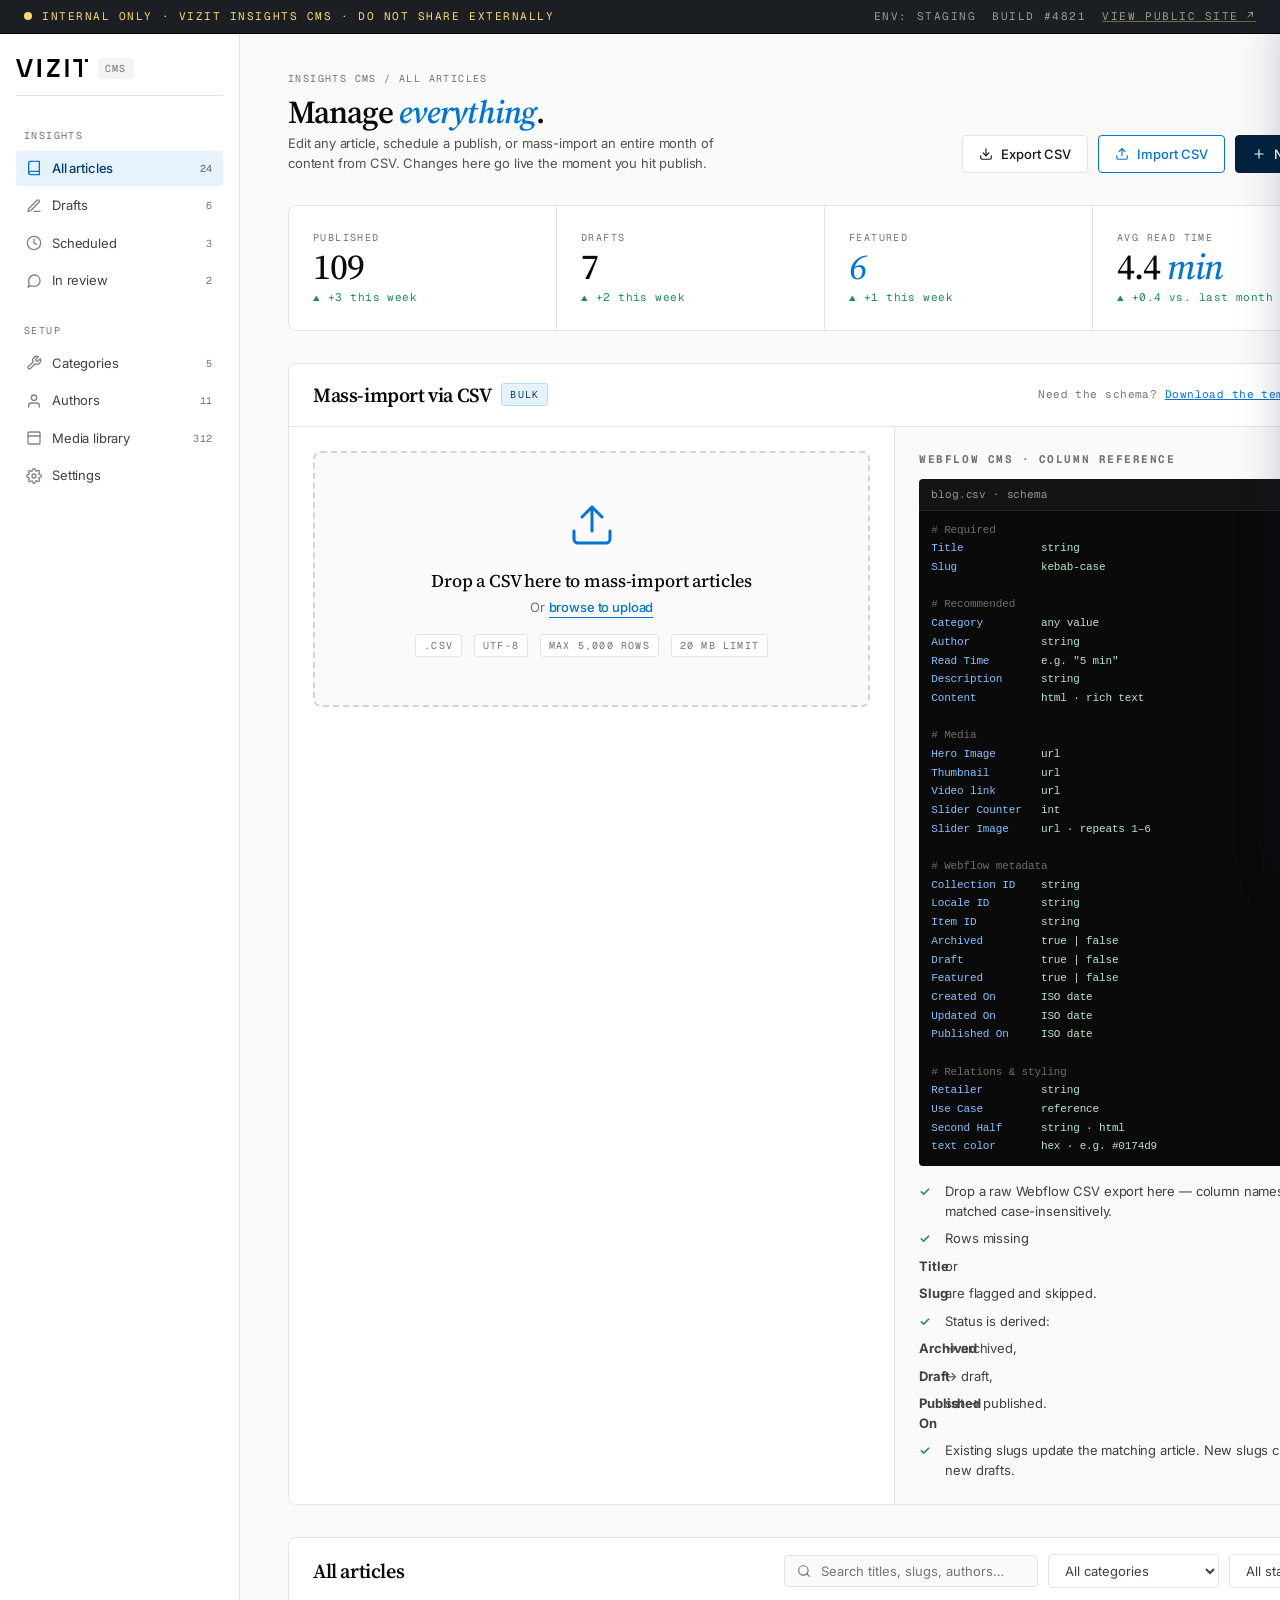
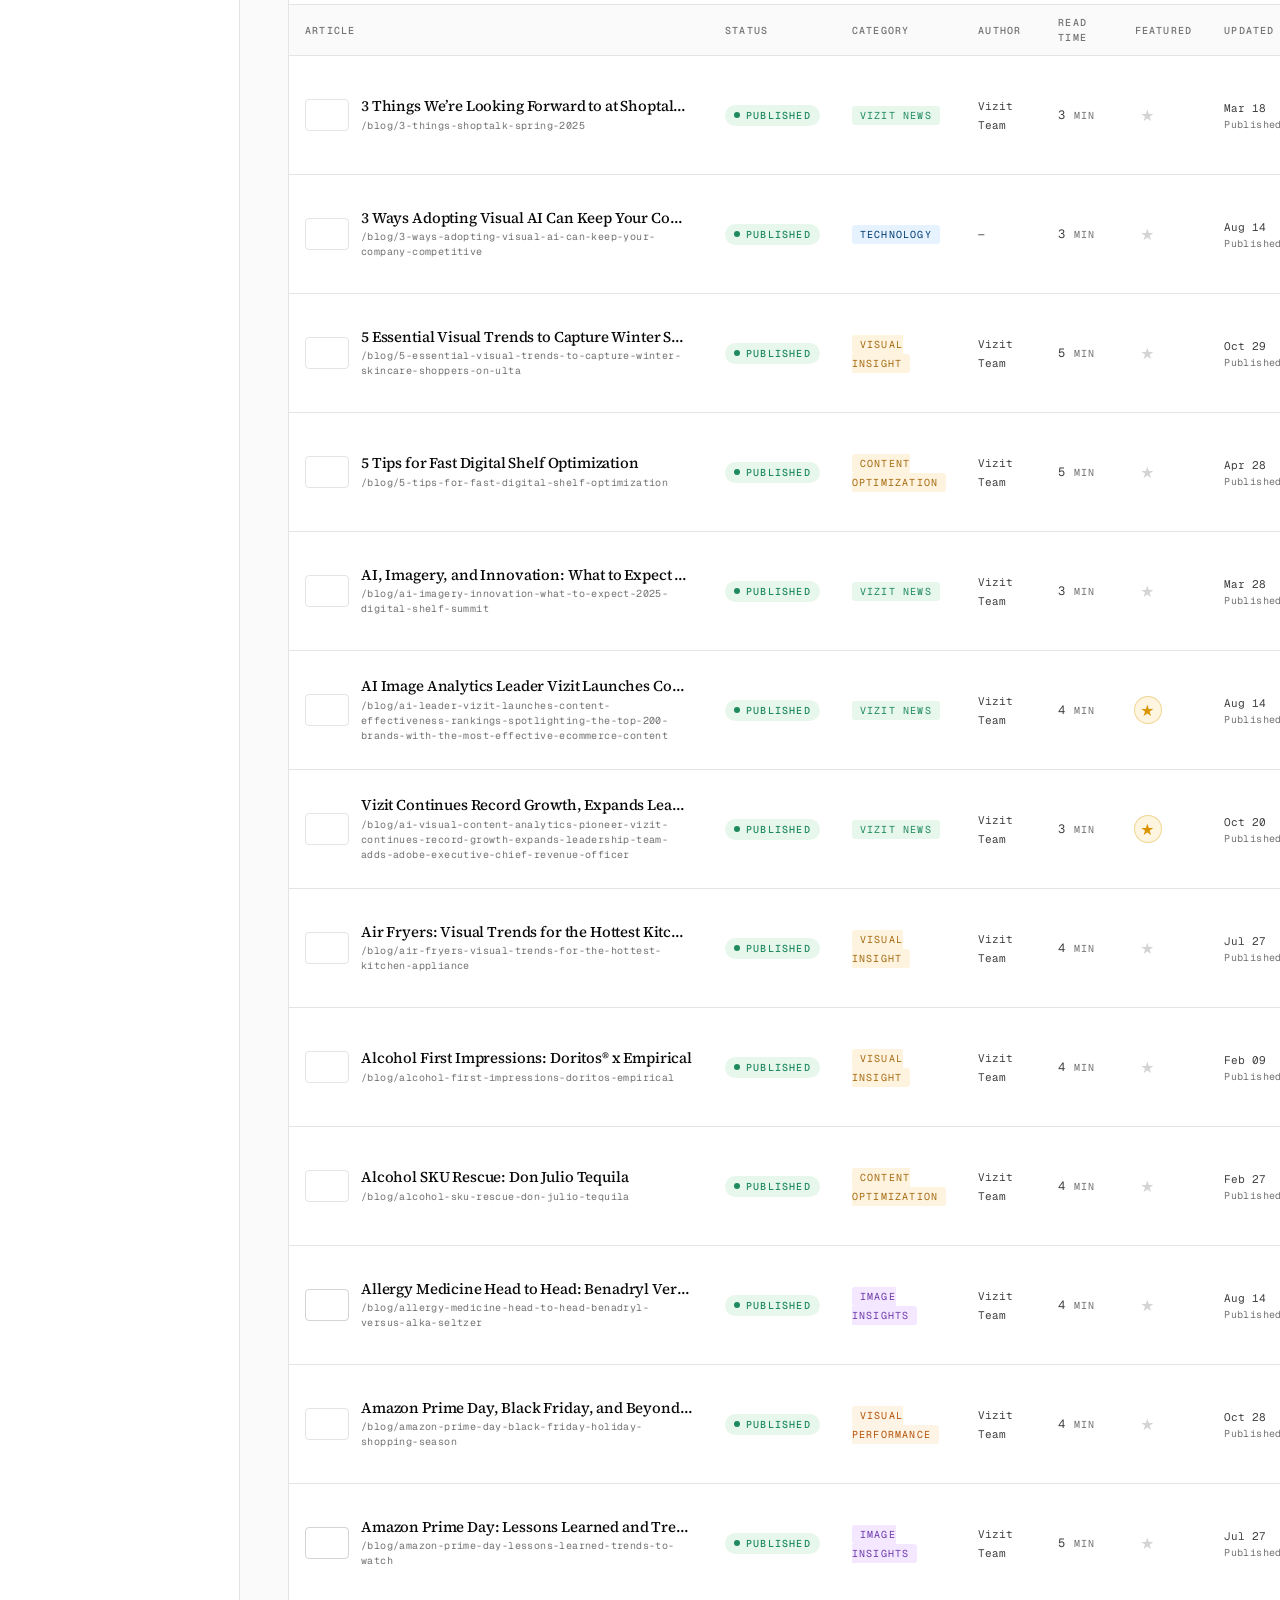
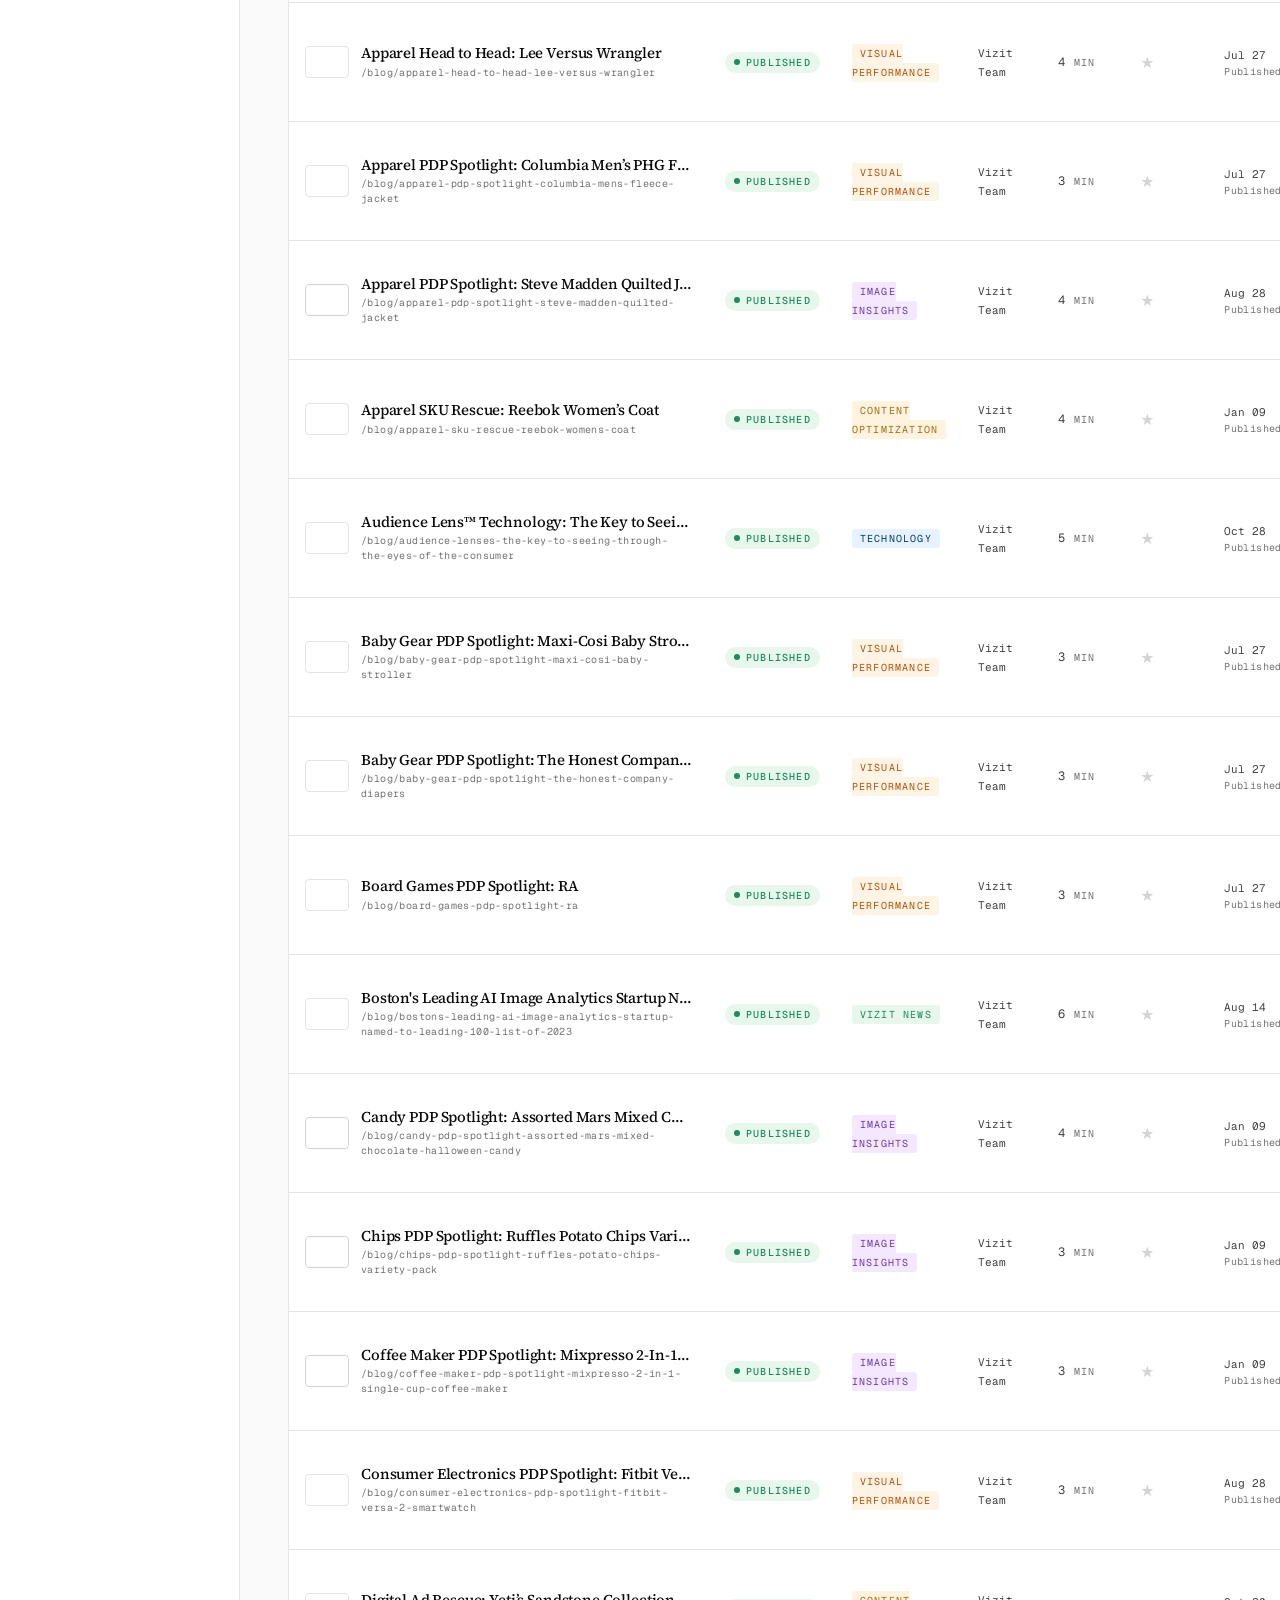
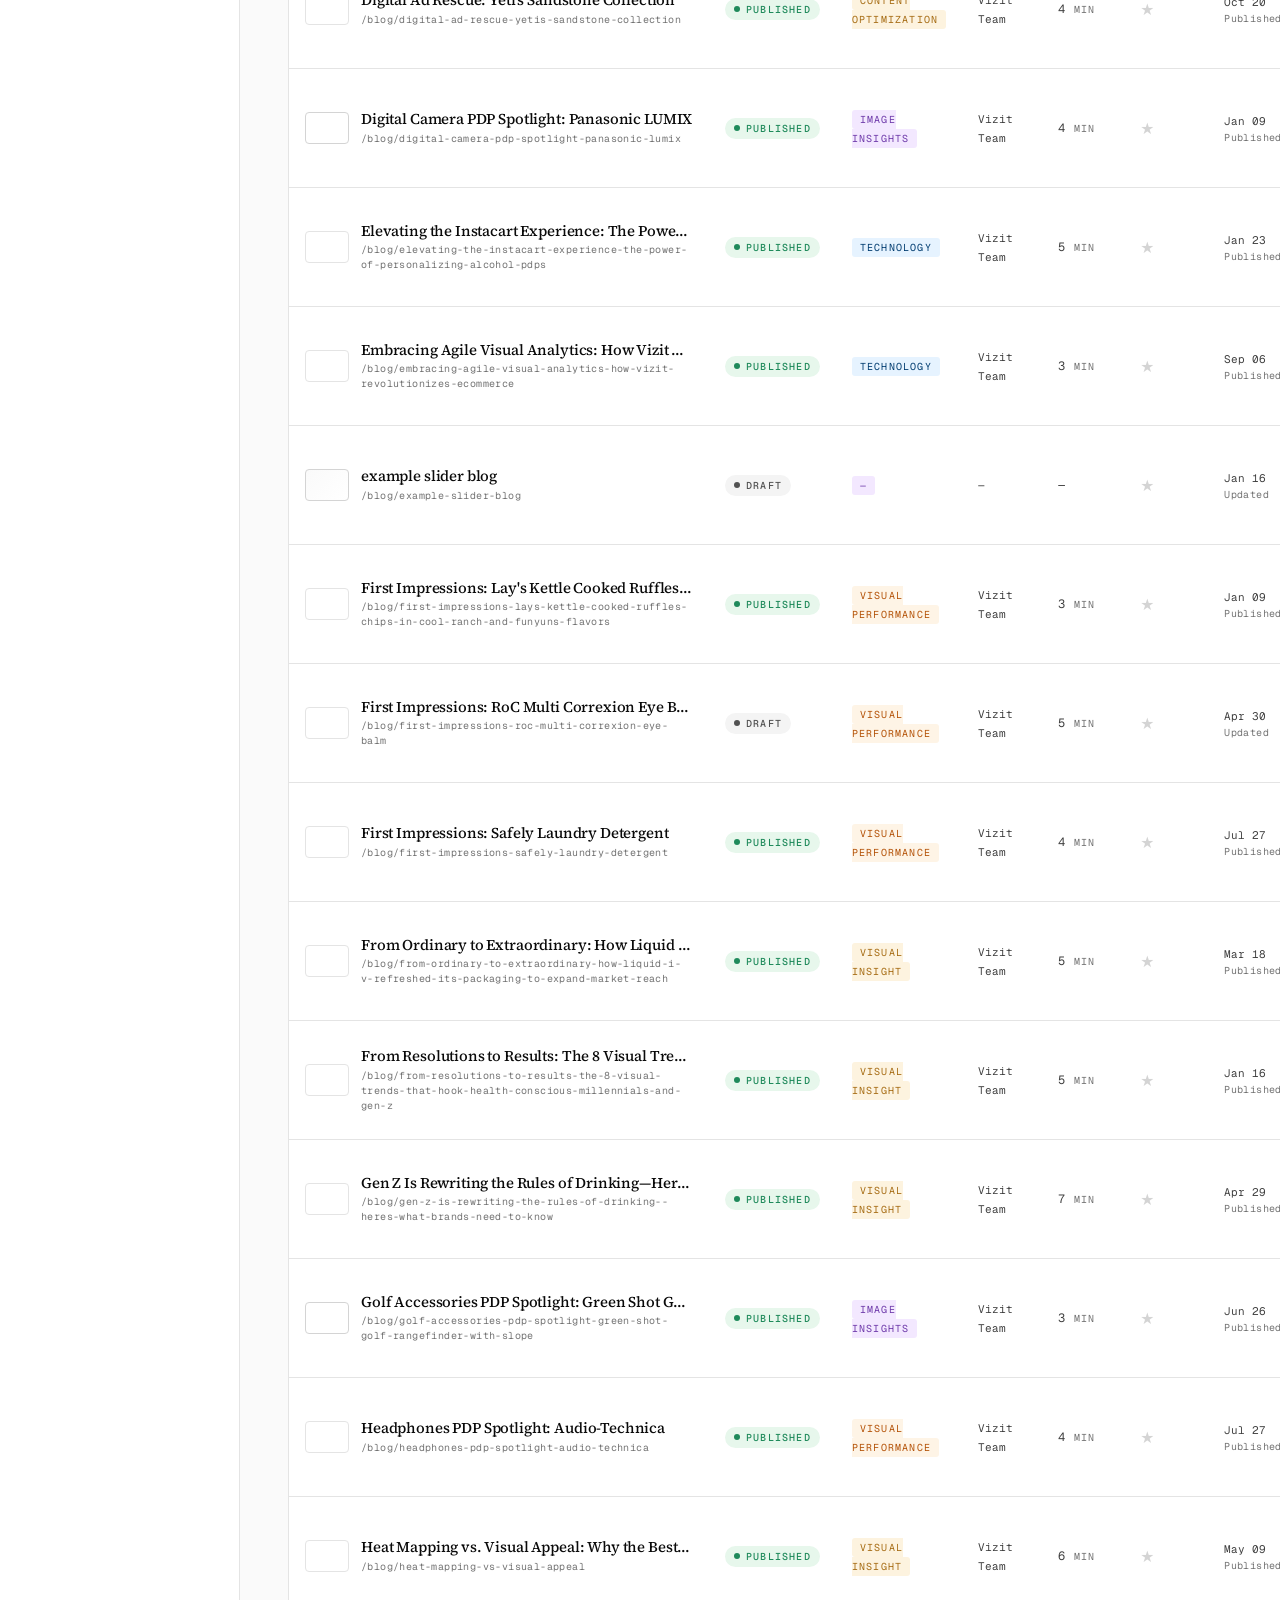
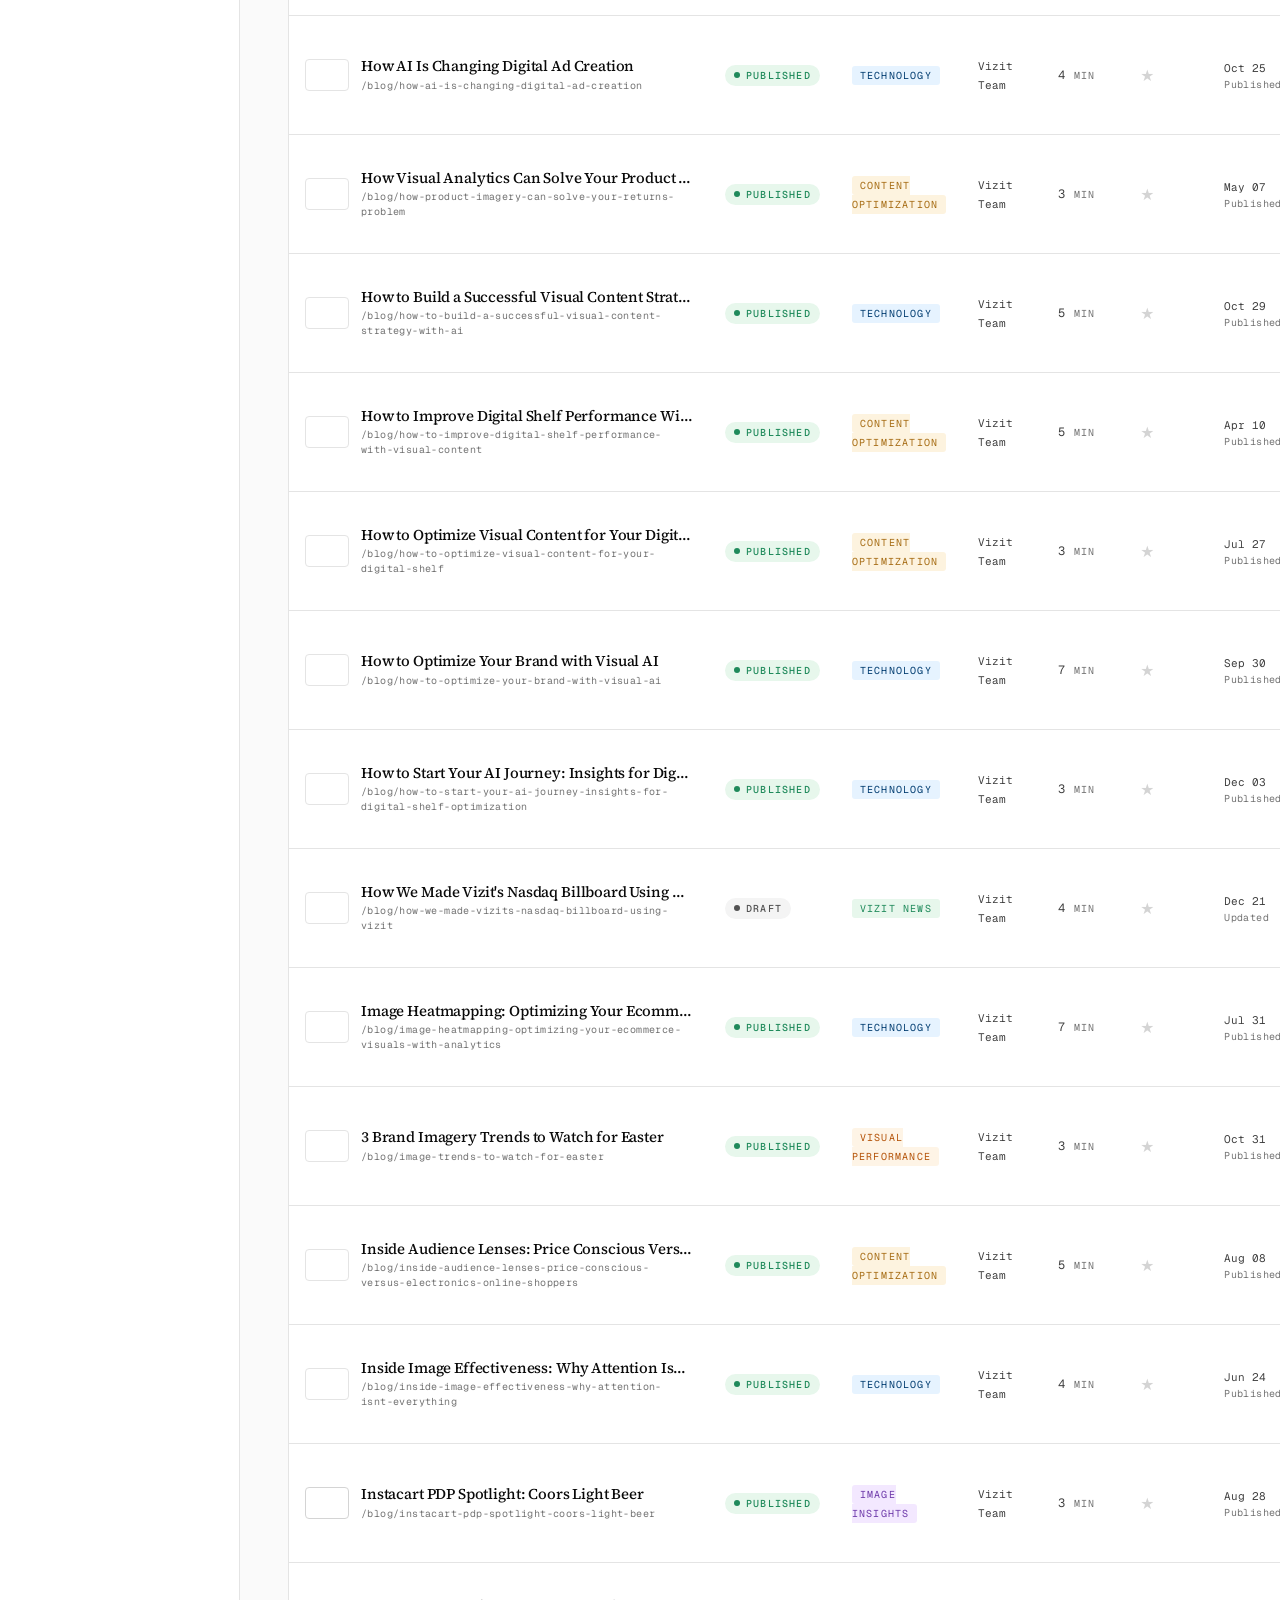
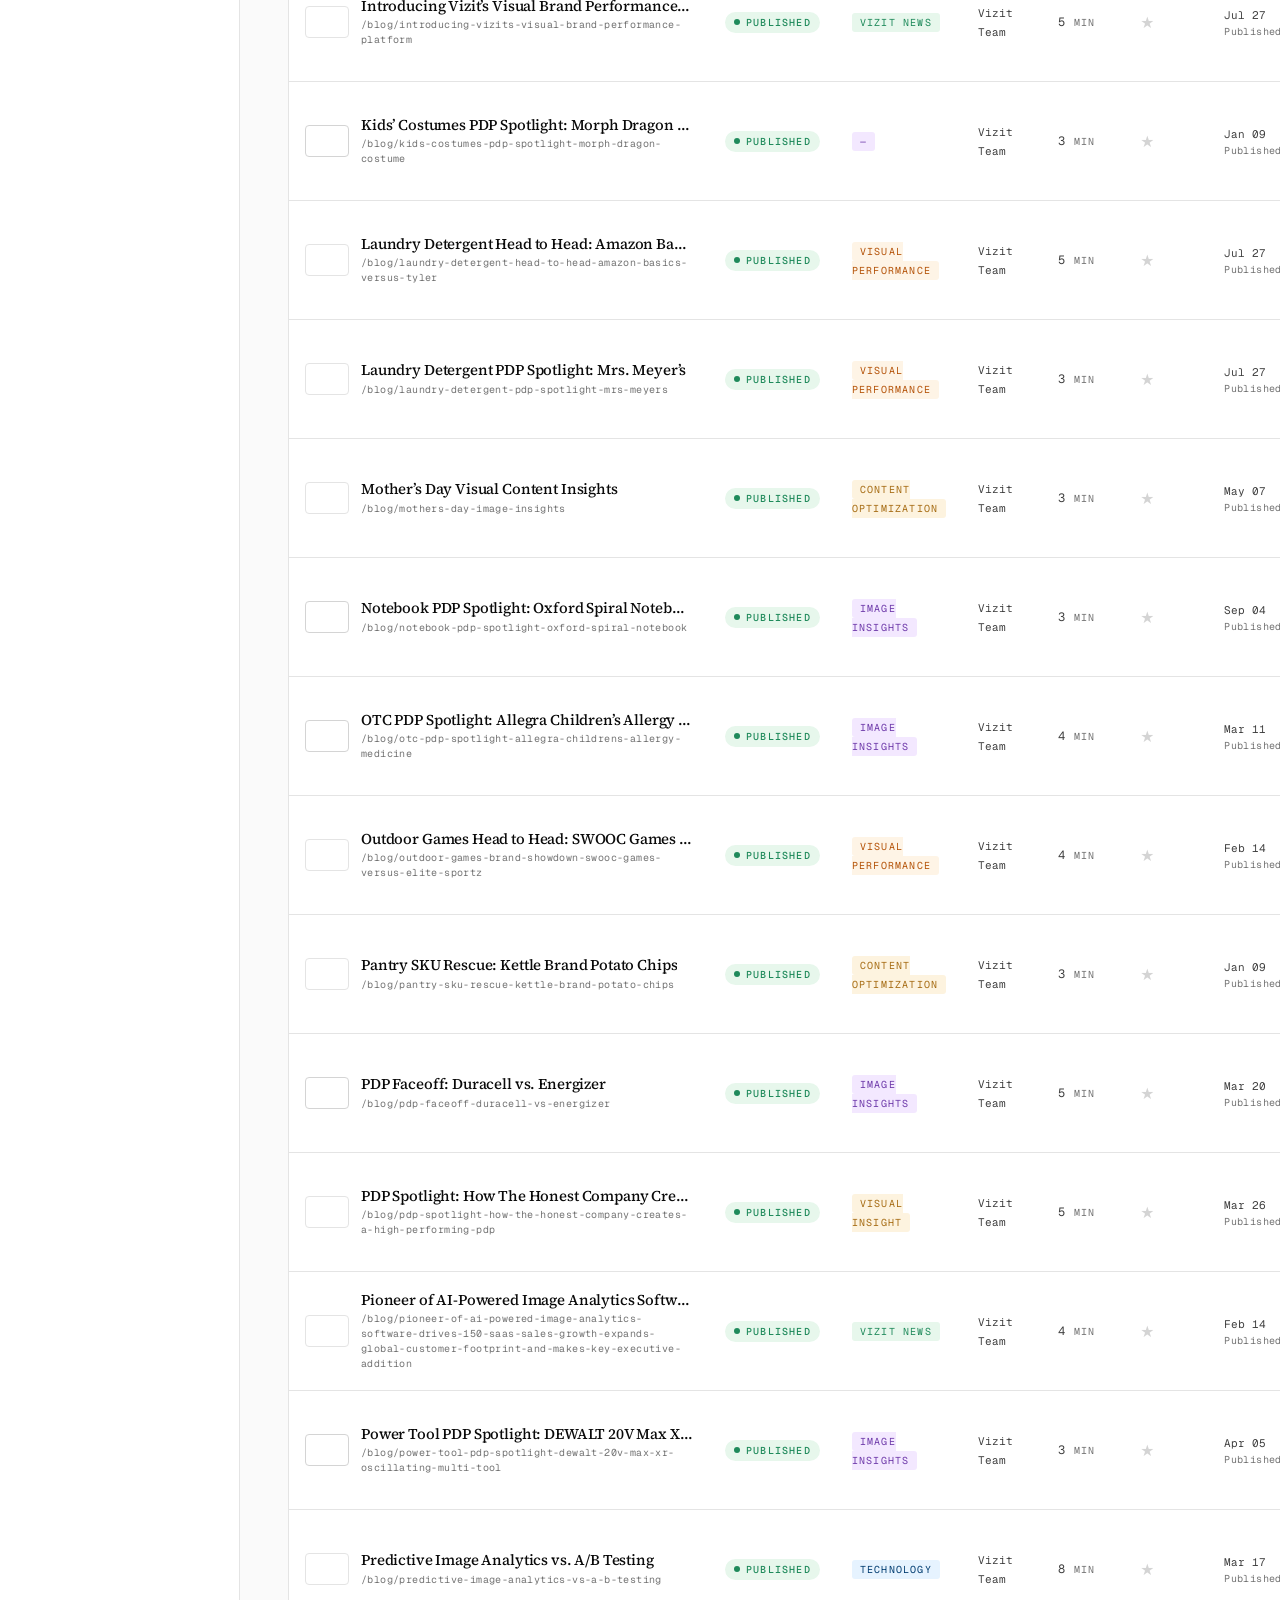
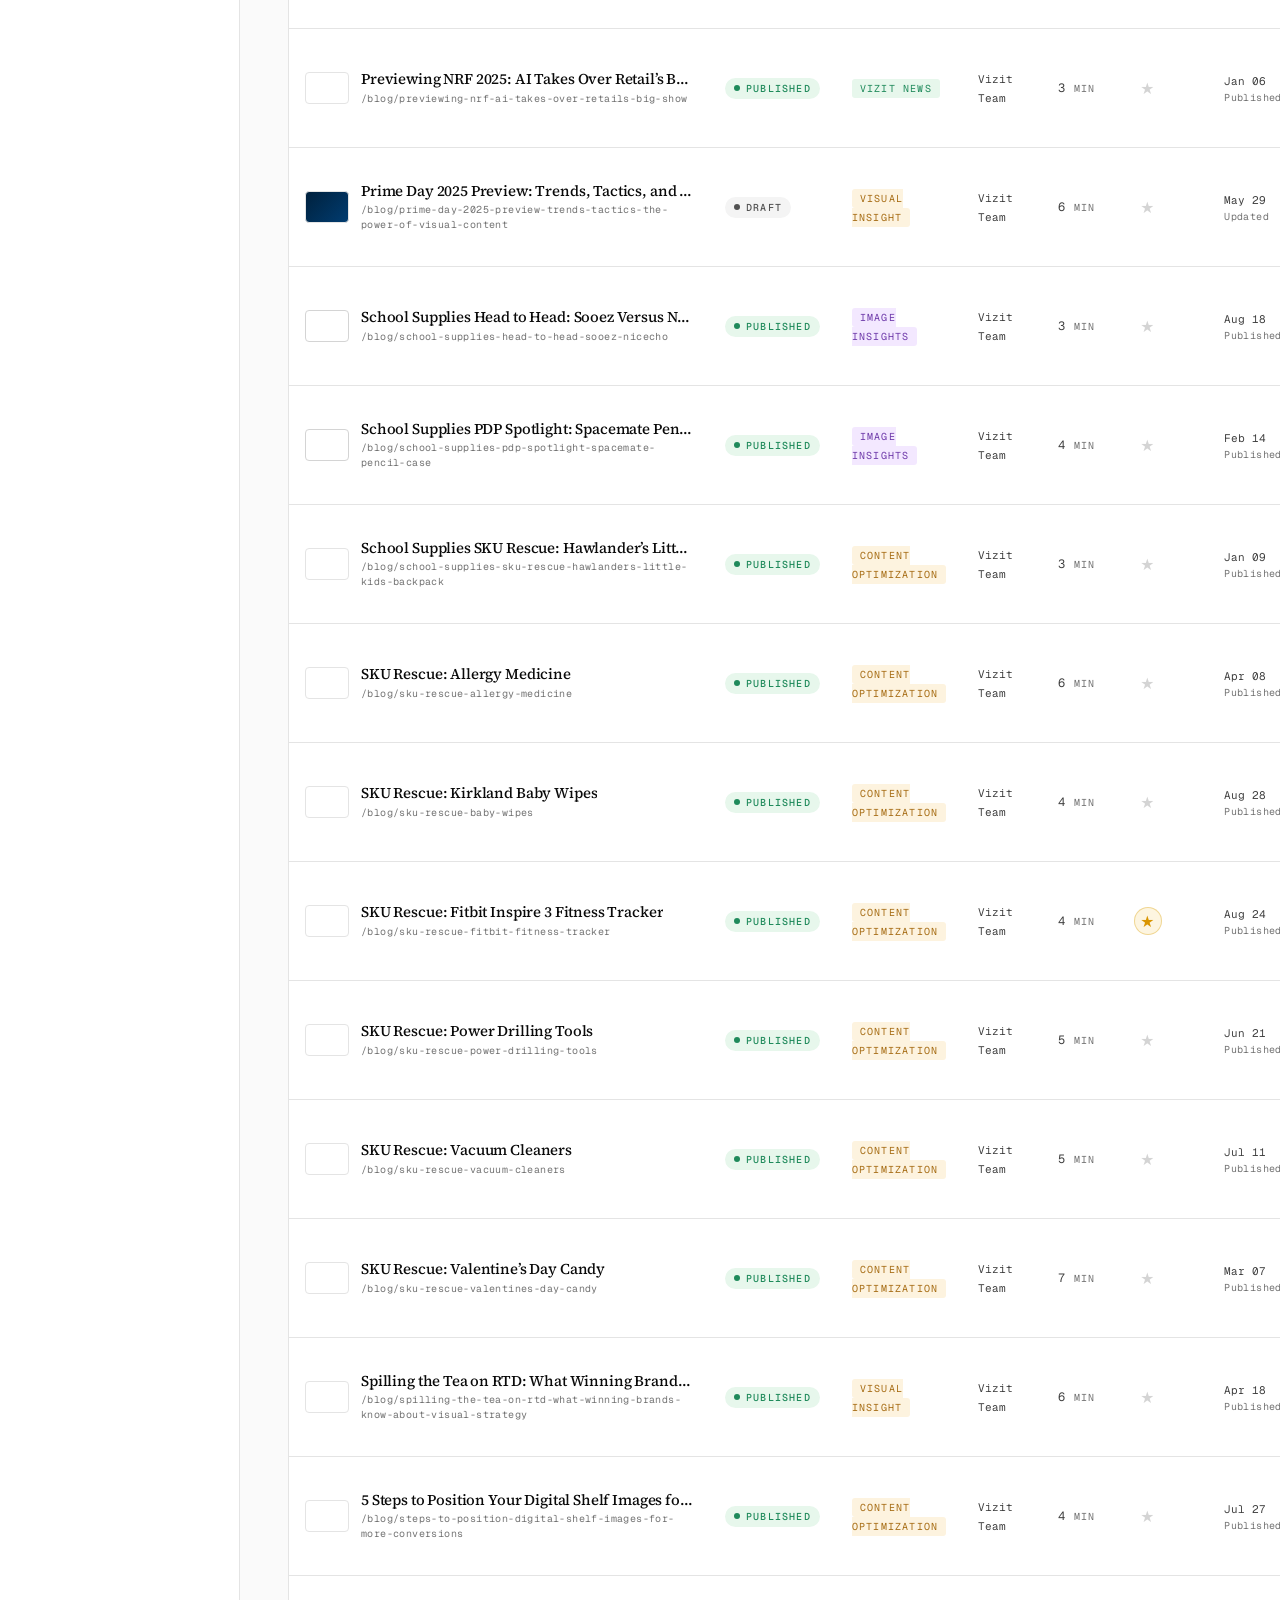
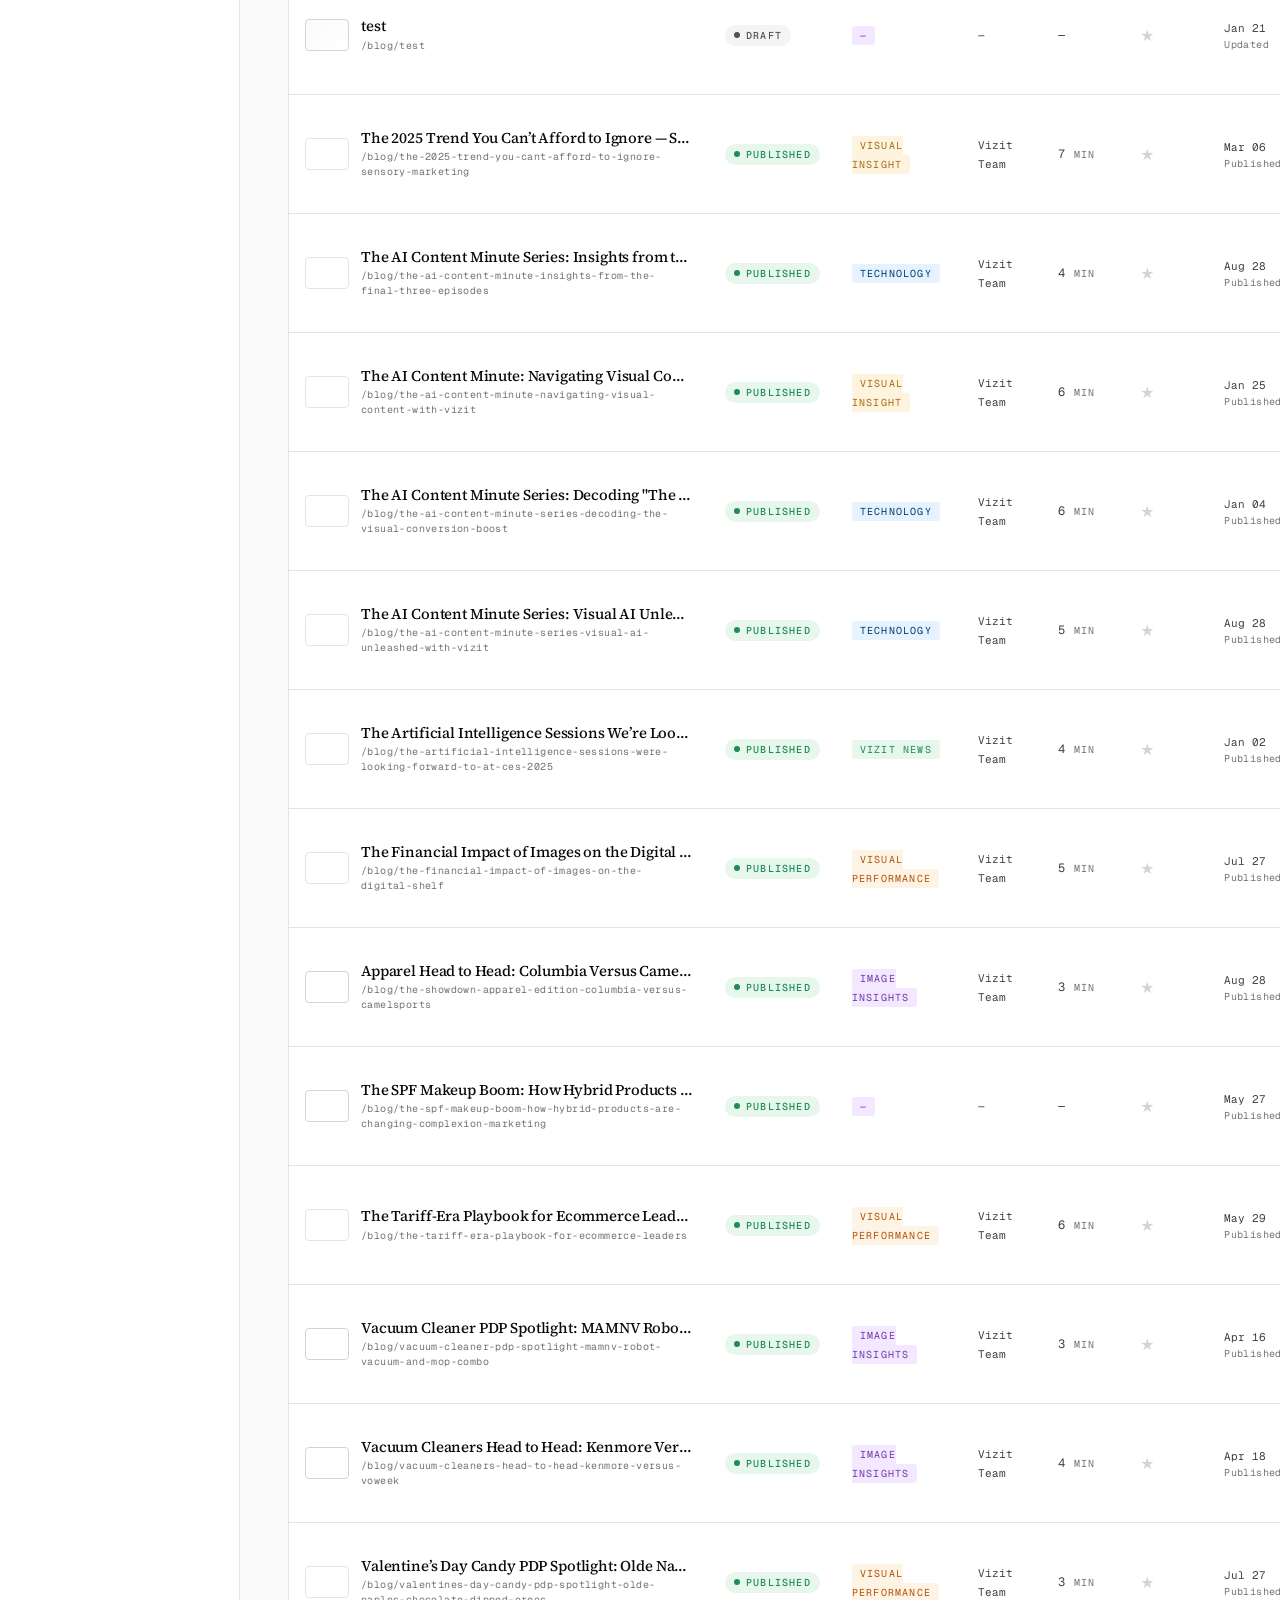
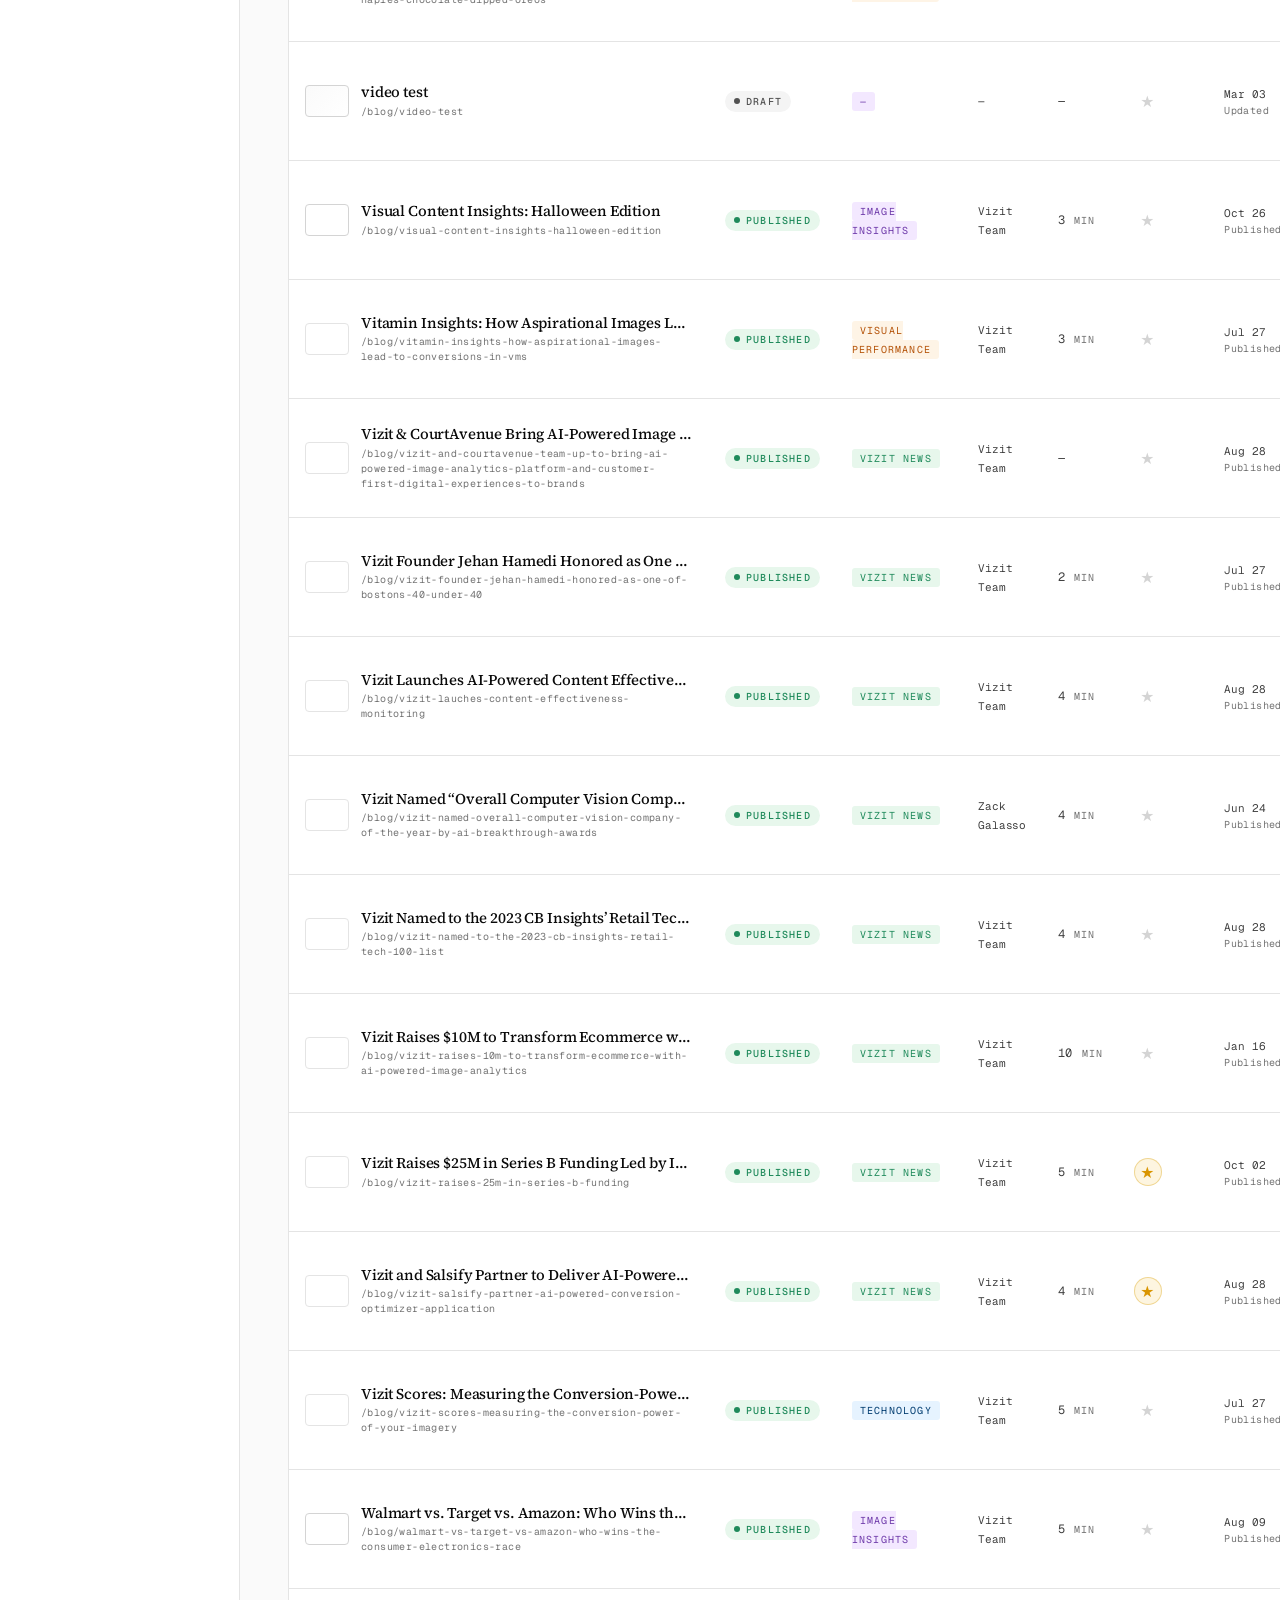
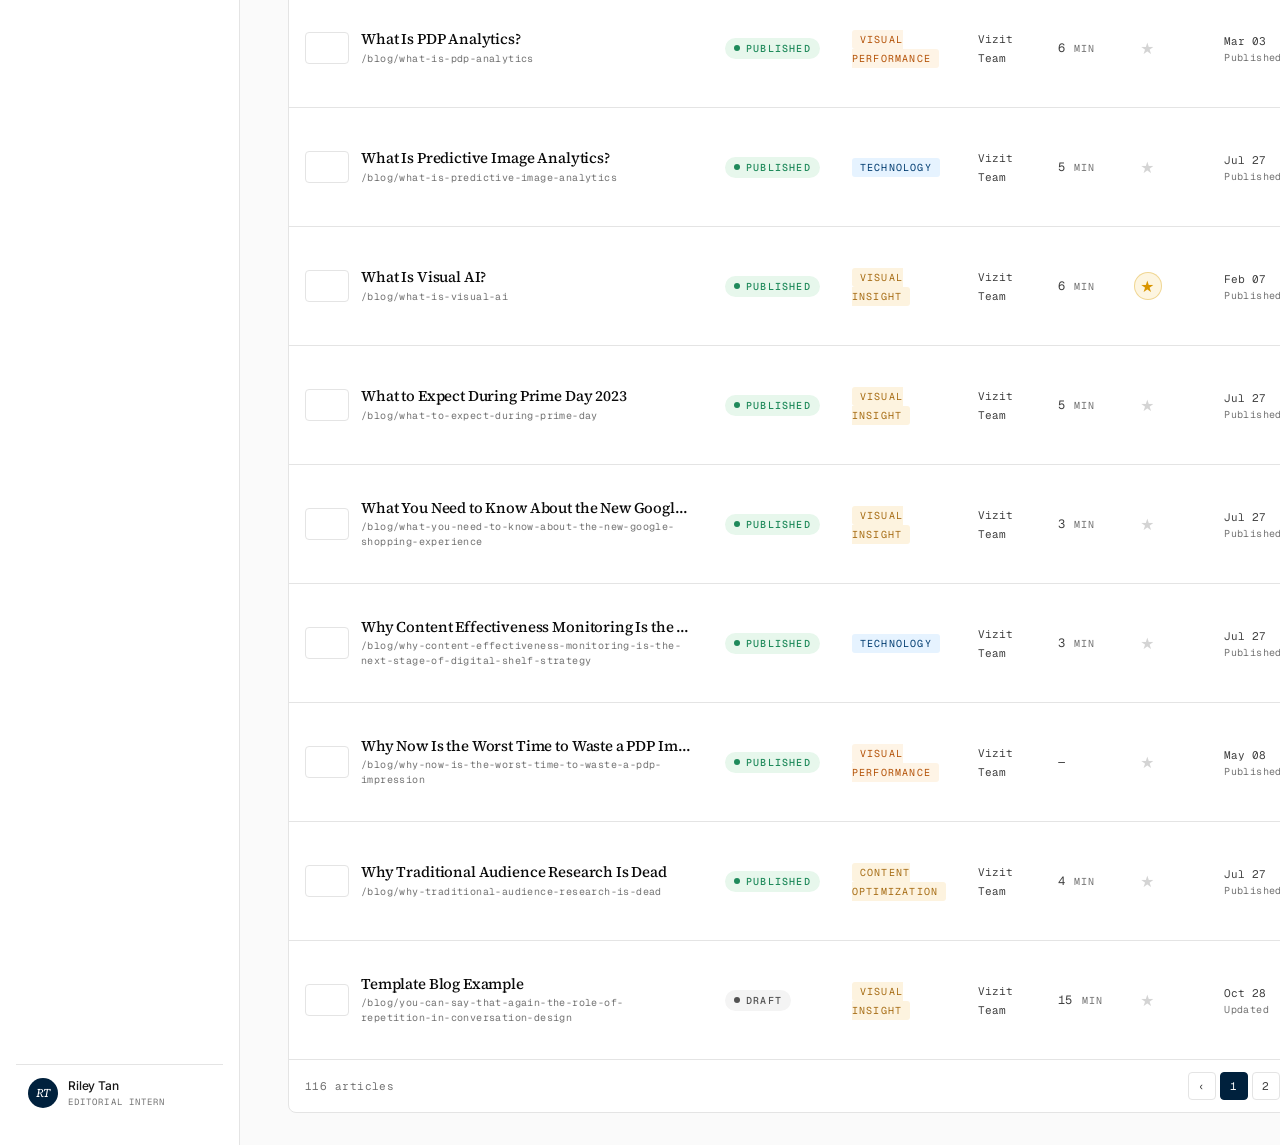
<file: Blog CMS.html>
<!DOCTYPE html>
<html lang="en">
<head>
<meta charset="UTF-8" />
<meta name="viewport" content="width=device-width, initial-scale=1.0" />
<title>Vizit · Insights CMS (Internal)</title>
<link rel="stylesheet" href="colors_and_type.css" />
<style>
  * { box-sizing: border-box; }
  html, body { margin: 0; padding: 0; background: var(--color-50); color: var(--text); }
  a { color: inherit; text-decoration: none; }
  button { font-family: inherit; cursor: pointer; }

  /* ────── Internal banner ────── */
  .int-banner {
    background: #1b1f24; color: #ffd866;
    padding: 8px 24px;
    font-family: var(--font-mono); font-size: 11px;
    letter-spacing: 0.14em; text-transform: uppercase;
    display: flex; align-items: center; justify-content: space-between;
    gap: var(--space-4);
    border-bottom: 1px solid #000;
  }
  .int-banner .l { display: flex; align-items: center; gap: 10px; }
  .int-banner .dot {
    width: 8px; height: 8px; border-radius: 50%;
    background: #ffd866;
    box-shadow: 0 0 0 0 rgba(255,216,102,0.7);
    animation: bpulse 1.6s infinite;
  }
  @keyframes bpulse {
    0%   { box-shadow: 0 0 0 0 rgba(255,216,102,0.6); }
    70%  { box-shadow: 0 0 0 8px rgba(255,216,102,0); }
    100% { box-shadow: 0 0 0 0 rgba(255,216,102,0); }
  }
  .int-banner .r { color: rgba(255,255,255,0.55); display: flex; gap: var(--space-4); align-items: center; }
  .int-banner a { text-decoration: underline; text-decoration-color: rgba(255,216,102,0.4); }

  /* ────── App shell ────── */
  .app { display: grid; grid-template-columns: 240px 1fr; min-height: calc(100vh - 33px); }
  @media (max-width: 900px) { .app { grid-template-columns: 1fr; } }

  /* Sidebar */
  .side {
    background: white;
    border-right: 1px solid var(--border);
    padding: var(--space-5) var(--space-4);
    display: flex; flex-direction: column;
    gap: var(--space-5);
  }
  @media (max-width: 900px) { .side { display: none; } }
  .side-brand {
    display: flex; align-items: center; gap: 10px;
    padding-bottom: var(--space-4); border-bottom: 1px solid var(--border);
  }
  .side-brand img { height: 18px; }
  .side-brand .tag {
    font-family: var(--font-mono); font-size: 10px;
    text-transform: uppercase; letter-spacing: 0.14em;
    color: var(--muted);
    background: var(--color-100);
    padding: 3px 7px; border-radius: 3px;
  }
  .side-label {
    font-family: var(--font-mono); font-size: 10px;
    text-transform: uppercase; letter-spacing: 0.14em;
    color: var(--muted);
    margin: var(--space-2) 0 var(--space-2);
    padding: 0 8px;
  }
  .side-nav { display: flex; flex-direction: column; gap: 2px; }
  .side-nav a {
    display: flex; align-items: center; gap: 10px;
    padding: 8px 10px;
    border-radius: var(--radius-sm);
    font-size: var(--text-sm); color: var(--color-700);
    transition: background 180ms var(--ease), color 180ms var(--ease);
  }
  .side-nav a:hover { background: var(--color-50); color: var(--color-1000); }
  .side-nav a.active { background: var(--blue-0); color: var(--blue-700); font-weight: 500; }
  .side-nav a .ico { width: 16px; height: 16px; opacity: 0.65; }
  .side-nav a.active .ico { opacity: 1; color: var(--accent); }
  .side-nav a .count {
    margin-left: auto; font-family: var(--font-mono); font-size: 10px;
    color: var(--muted); letter-spacing: 0.06em;
  }

  .side-user {
    margin-top: auto; display: flex; align-items: center; gap: 10px;
    padding: var(--space-3); border-top: 1px solid var(--border);
  }
  .side-user .av {
    width: 30px; height: 30px; border-radius: 50%;
    background: var(--blue-1000); color: white;
    display: flex; align-items: center; justify-content: center;
    font-family: var(--font-display); font-style: italic;
    font-size: 12px;
  }
  .side-user .who { display: flex; flex-direction: column; gap: 1px; }
  .side-user .who .nm { font-size: 12px; color: var(--color-900); font-weight: 500; }
  .side-user .who .rl { font-family: var(--font-mono); font-size: 9px; text-transform: uppercase; letter-spacing: 0.12em; color: var(--muted); }

  /* Main */
  .main {
    padding: var(--space-6) var(--space-7);
    display: flex; flex-direction: column;
    gap: var(--space-6);
  }
  @media (max-width: 720px) { .main { padding: var(--space-5); } }

  .page-head {
    display: flex; align-items: end; justify-content: space-between;
    gap: var(--space-5); flex-wrap: wrap;
  }
  .page-head .l h1 {
    font-family: var(--font-display); font-weight: 600;
    font-size: 2rem; line-height: 1; letter-spacing: -0.03em;
    margin: 8px 0 6px;
  }
  .page-head .l h1 em { font-style: italic; color: var(--accent); }
  .page-head .crumb {
    font-family: var(--font-mono); font-size: 10px;
    text-transform: uppercase; letter-spacing: 0.14em; color: var(--muted);
  }
  .page-head .l p {
    font-size: var(--text-sm); color: var(--color-600); margin: 0; max-width: 56ch;
  }
  .page-head .r { display: flex; gap: 10px; }

  /* Buttons */
  .btn {
    display: inline-flex; align-items: center; gap: 8px;
    padding: 10px 16px; border-radius: var(--radius-sm);
    font-size: var(--text-sm); font-weight: 500;
    border: 1px solid var(--border); background: white; color: var(--color-900);
    transition: all 200ms var(--ease);
  }
  .btn:hover { border-color: var(--blue-300); color: var(--blue-base); }
  .btn-primary { background: var(--blue-1000); border-color: var(--blue-1000); color: white; }
  .btn-primary:hover { background: var(--blue-base); border-color: var(--blue-base); color: white; }
  .btn-accent { background: white; border-color: var(--accent); color: var(--accent); }
  .btn-accent:hover { background: var(--blue-0); }
  .btn .ico { width: 14px; height: 14px; }

  /* Stat cards */
  .stats {
    display: grid; grid-template-columns: repeat(4, 1fr);
    gap: 1px; background: var(--border);
    border: 1px solid var(--border);
    border-radius: var(--radius-md);
    overflow: hidden;
  }
  @media (max-width: 800px) { .stats { grid-template-columns: repeat(2, 1fr); } }
  .stat {
    background: white;
    padding: var(--space-5);
    display: flex; flex-direction: column; gap: 4px;
  }
  .stat .lbl {
    font-family: var(--font-mono); font-size: 10px;
    text-transform: uppercase; letter-spacing: 0.14em; color: var(--muted);
  }
  .stat .num {
    font-family: var(--font-display); font-weight: 500;
    font-size: 2.25rem; line-height: 1; letter-spacing: -0.03em;
    color: var(--color-1000);
  }
  .stat .num em { font-style: italic; color: var(--accent); }
  .stat .delta {
    font-family: var(--font-mono); font-size: 11px;
    color: #1f8a5b; letter-spacing: 0.04em;
    display: flex; align-items: center; gap: 6px;
  }
  .stat .delta.bad { color: #b3331f; }

  /* CSV import zone */
  .csv {
    background: white;
    border: 1px solid var(--border);
    border-radius: var(--radius-md);
    overflow: hidden;
  }
  .csv-head {
    padding: var(--space-4) var(--space-5);
    border-bottom: 1px solid var(--border);
    display: flex; align-items: center; justify-content: space-between;
    gap: var(--space-4); flex-wrap: wrap;
  }
  .csv-head h2 {
    font-family: var(--font-display); font-weight: 600;
    font-size: 1.25rem; margin: 0; letter-spacing: -0.02em;
    display: flex; align-items: center; gap: 10px;
  }
  .csv-head h2 .badge {
    font-family: var(--font-mono); font-size: 10px;
    text-transform: uppercase; letter-spacing: 0.12em;
    background: var(--blue-0); color: var(--blue-700);
    padding: 3px 8px; border-radius: 3px;
    border: 1px solid var(--blue-100);
    font-weight: 400;
  }
  .csv-head .help { font-family: var(--font-mono); font-size: 11px; color: var(--muted); letter-spacing: 0.04em; }
  .csv-head .help a { color: var(--accent); text-decoration: underline; }

  .csv-body { display: grid; grid-template-columns: 1.3fr 1fr; gap: 0; }
  @media (max-width: 900px) { .csv-body { grid-template-columns: 1fr; } }
  .csv-drop {
    margin: var(--space-5);
    border: 2px dashed var(--color-300);
    border-radius: var(--radius-md);
    padding: var(--space-7) var(--space-5);
    text-align: center;
    background: var(--color-50);
    transition: all 220ms var(--ease);
    cursor: pointer;
    position: relative;
  }
  .csv-drop:hover, .csv-drop.over {
    border-color: var(--accent); background: var(--blue-0);
  }
  .csv-drop .icn {
    width: 48px; height: 48px;
    margin: 0 auto var(--space-3);
    color: var(--blue-base);
  }
  .csv-drop .ttl {
    font-family: var(--font-display); font-weight: 500;
    font-size: 1.125rem; color: var(--color-1000);
    margin-bottom: 4px;
  }
  .csv-drop .sub {
    font-size: var(--text-sm); color: var(--muted);
    margin-bottom: var(--space-4);
  }
  .csv-drop .browse {
    font-size: var(--text-sm); color: var(--accent); font-weight: 500;
    border-bottom: 1px solid currentColor;
    padding-bottom: 2px;
  }
  .csv-drop .specs {
    margin-top: var(--space-4);
    font-family: var(--font-mono); font-size: 10px;
    text-transform: uppercase; letter-spacing: 0.12em;
    color: var(--muted);
    display: flex; justify-content: center; gap: var(--space-3); flex-wrap: wrap;
  }
  .csv-drop .specs span { padding: 3px 8px; background: white; border: 1px solid var(--border); border-radius: 3px; }

  /* CSV side / schema */
  .csv-side {
    padding: var(--space-5);
    background: var(--color-50);
    border-left: 1px solid var(--border);
  }
  @media (max-width: 900px) { .csv-side { border-left: 0; border-top: 1px solid var(--border); } }
  .csv-side h3 {
    font-family: var(--font-mono); font-size: 11px;
    text-transform: uppercase; letter-spacing: 0.14em;
    color: var(--muted); margin: 0 0 var(--space-3);
  }
  .schema {
    background: var(--color-1000); color: #e6e8eb;
    border-radius: var(--radius-sm); overflow: hidden;
    font-family: var(--font-mono); font-size: 11px;
    line-height: 1.7;
  }
  .schema-head {
    background: rgba(255,255,255,0.04);
    padding: 6px 12px;
    color: rgba(255,255,255,0.55);
    display: flex; justify-content: space-between; align-items: center;
    border-bottom: 1px solid rgba(255,255,255,0.08);
  }
  .schema-head .copy {
    color: var(--blue-300); cursor: pointer;
    text-transform: uppercase; letter-spacing: 0.1em; font-size: 9px;
  }
  .schema pre {
    margin: 0; padding: 10px 12px;
    overflow-x: auto;
    color: #cfd3d8;
  }
  .schema .k { color: #80c3fe; }
  .schema .s { color: #b8e3c8; }
  .schema .c { color: rgba(255,255,255,0.4); }

  .csv-side .row-help {
    margin-top: var(--space-4);
    display: flex; flex-direction: column; gap: var(--space-2);
    font-size: var(--text-sm); color: var(--color-700);
  }
  .csv-side .row-help .li {
    display: grid; grid-template-columns: 18px 1fr; gap: 8px; align-items: start;
  }
  .csv-side .row-help .li::before {
    content: "✓"; color: #1f8a5b; font-weight: 600; line-height: 1.4;
  }

  /* Table */
  .table-wrap {
    background: white;
    border: 1px solid var(--border);
    border-radius: var(--radius-md);
    overflow: hidden;
  }
  .table-head {
    padding: var(--space-4) var(--space-5);
    border-bottom: 1px solid var(--border);
    display: flex; align-items: center; justify-content: space-between;
    gap: var(--space-3); flex-wrap: wrap;
  }
  .table-head h2 {
    font-family: var(--font-display); font-weight: 600;
    font-size: 1.25rem; margin: 0; letter-spacing: -0.02em;
  }
  .table-tools {
    display: flex; align-items: center; gap: 10px; flex-wrap: wrap;
  }
  .search {
    display: flex; align-items: center; gap: 8px;
    background: var(--color-50); border: 1px solid var(--border);
    border-radius: var(--radius-sm); padding: 6px 12px;
    min-width: 240px;
  }
  .search input {
    border: 0; background: transparent; outline: 0;
    font-family: var(--font-sans); font-size: var(--text-sm);
    flex: 1; color: var(--color-900);
  }
  .search svg { width: 14px; height: 14px; color: var(--muted); }
  .filter {
    font-family: var(--font-sans); font-size: var(--text-sm);
    padding: 7px 12px; border: 1px solid var(--border);
    border-radius: var(--radius-sm); background: white;
    color: var(--color-700);
  }

  table { width: 100%; border-collapse: collapse; font-size: var(--text-sm); }
  thead th {
    background: var(--color-50);
    text-align: left; padding: 10px 16px;
    font-family: var(--font-mono); font-size: 10px;
    text-transform: uppercase; letter-spacing: 0.12em;
    color: var(--muted); font-weight: 500;
    border-bottom: 1px solid var(--border);
  }
  tbody tr { border-bottom: 1px solid var(--border); transition: background 160ms var(--ease); }
  tbody tr:hover { background: var(--color-50); }
  tbody tr:last-child { border-bottom: none; }
  td { padding: 14px 16px; vertical-align: middle; }
  td.title-cell { max-width: 420px; }
  .row-title {
    display: flex; align-items: center; gap: 12px;
  }
  .row-thumb {
    width: 44px; height: 32px; flex-shrink: 0;
    border-radius: 4px; overflow: hidden;
    background: linear-gradient(135deg, var(--blue-0), white);
    border: 1px solid var(--border);
    position: relative;
  }
  .row-thumb.ti-case { background: linear-gradient(135deg, #eef9f1, white); }
  .row-thumb.ti-research { background:
    radial-gradient(60% 60% at 70% 30%, rgba(1,116,217,0.35), transparent 60%),
    linear-gradient(135deg, var(--blue-0), white); }
  .row-thumb.ti-playbook { background: linear-gradient(135deg, var(--blue-1000), var(--blue-700)); }
  .row-thumb.ti-product { background: linear-gradient(135deg, var(--color-50), white); border-color: var(--color-300); }
  .row-thumb.ti-industry { background: linear-gradient(135deg, #fef4e6, white); }
  .row-text { display: flex; flex-direction: column; gap: 2px; min-width: 0; }
  .row-text .ttl {
    font-family: var(--font-display); font-size: 0.9375rem;
    font-weight: 500; color: var(--color-1000); line-height: 1.25;
    letter-spacing: -0.01em;
    overflow: hidden; text-overflow: ellipsis; white-space: nowrap;
    max-width: 360px;
  }
  .row-text .slug {
    font-family: var(--font-mono); font-size: 10px;
    color: var(--muted); letter-spacing: 0.04em;
  }

  .status {
    display: inline-flex; align-items: center; gap: 6px;
    padding: 3px 9px; border-radius: 999px;
    font-family: var(--font-mono); font-size: 10px;
    text-transform: uppercase; letter-spacing: 0.12em;
    font-weight: 500;
  }
  .status::before {
    content: ""; width: 6px; height: 6px; border-radius: 50%;
    background: currentColor;
  }
  .status.published { background: #e7f7ec; color: #1f8a5b; }
  .status.draft     { background: var(--color-100); color: var(--color-600); }
  .status.review    { background: #fdf3df; color: #a66c14; }
  .status.scheduled { background: var(--blue-0); color: var(--blue-700); }
  .status.archived  { background: #f4e8e8; color: #8a4040; }

  .cat-pill {
    font-family: var(--font-mono); font-size: 10px;
    text-transform: uppercase; letter-spacing: 0.12em;
    padding: 3px 8px; border-radius: 3px;
    background: var(--color-100); color: var(--color-700);
  }
  .cat-pill.research { background: var(--blue-0); color: var(--blue-700); }
  .cat-pill.case { background: #e7f7ec; color: #1f8a5b; }
  .cat-pill.product { background: #f3e8ff; color: #6e3aaa; }
  .cat-pill.playbook { background: #fdf3df; color: #a66c14; }
  .cat-pill.industry { background: #fef4e6; color: #b45309; }

  /* Read-time cell */
  .rt-cell {
    font-family: var(--font-mono); font-size: 12px;
    color: var(--color-700); letter-spacing: 0.02em;
    white-space: nowrap;
  }
  .rt-cell .lbl { color: var(--muted); font-size: 10px; margin-left: 2px; text-transform: uppercase; letter-spacing: 0.1em; }
  /* Featured star */
  .feat {
    display: inline-flex; align-items: center; justify-content: center;
    width: 26px; height: 26px; border-radius: 999px;
    color: var(--color-300); font-size: 14px;
    background: transparent;
  }
  .feat.on { color: #d99500; background: #fdf5e0; box-shadow: 0 0 0 1px #f0d692; }
  .feat { cursor: pointer; transition: transform 160ms var(--ease); }
  .feat:hover { transform: scale(1.1); }

  /* Hidden row */
  tr.row-hidden { opacity: 0.55; }
  tr.row-hidden .ttl { text-decoration: line-through; text-decoration-color: var(--color-400); }
  .row-title.row-title-link { color: inherit; }
  .row-title.row-title-link:hover .ttl { color: var(--accent); }

  /* ────── Edit drawer ────── */
  .drawer-backdrop {
    position: fixed; inset: 0; z-index: 200;
    background: rgba(0, 33, 61, 0.42);
    backdrop-filter: blur(2px);
    -webkit-backdrop-filter: blur(2px);
    opacity: 0; pointer-events: none;
    transition: opacity 240ms var(--ease);
  }
  .drawer-backdrop.open { opacity: 1; pointer-events: auto; }
  .drawer {
    position: fixed; top: 0; right: 0; height: 100vh;
    width: 560px; max-width: 96vw;
    background: white; z-index: 210;
    display: flex; flex-direction: column;
    box-shadow: -20px 0 40px -20px rgba(0,33,61,0.22);
    transform: translateX(100%);
    transition: transform 280ms var(--ease);
  }
  .drawer.open { transform: translateX(0); }
  .drawer-head {
    padding: 16px 20px;
    border-bottom: 1px solid var(--border);
    display: flex; align-items: center; justify-content: space-between;
    gap: var(--space-3);
  }
  .drawer-head .l { display: flex; flex-direction: column; gap: 4px; }
  .drawer-head .crumb {
    font-family: var(--font-mono); font-size: 10px;
    text-transform: uppercase; letter-spacing: 0.14em; color: var(--muted);
  }
  .drawer-head h2 {
    font-family: var(--font-display); font-weight: 600;
    font-size: 1.25rem; margin: 0; letter-spacing: -0.02em;
  }
  .drawer-head h2 em { font-style: italic; color: var(--accent); font-weight: 500; }
  .drawer-close {
    width: 32px; height: 32px;
    border: 1px solid var(--border); background: white;
    border-radius: 4px; cursor: pointer; color: var(--color-500);
    display: flex; align-items: center; justify-content: center;
    flex-shrink: 0;
  }
  .drawer-close:hover { color: var(--color-1000); background: var(--color-50); }
  .drawer-close svg { width: 14px; height: 14px; }
  .drawer-body { flex: 1; overflow-y: auto; padding: 18px 20px; }
  .drawer-foot {
    padding: 12px 20px;
    border-top: 1px solid var(--border);
    background: var(--color-50);
    display: flex; align-items: center; justify-content: space-between; gap: 10px; flex-wrap: wrap;
  }

  /* Form fields */
  .field { margin-bottom: 14px; }
  .field-row { display: grid; gap: 12px; margin-bottom: 14px; }
  .field-row.two  { grid-template-columns: 1fr 1fr; }
  .field-row.four { grid-template-columns: repeat(4, 1fr); }
  @media (max-width: 640px) {
    .field-row.two, .field-row.four { grid-template-columns: 1fr; }
  }
  .field label,
  .field-row > .field > label {
    display: block;
    font-family: var(--font-mono); font-size: 10px;
    text-transform: uppercase; letter-spacing: 0.12em;
    color: var(--muted); margin-bottom: 4px;
  }
  .drawer input[type="text"],
  .drawer input[type="date"],
  .drawer input[type="url"],
  .drawer input[type="number"],
  .drawer textarea,
  .drawer select {
    width: 100%;
    border: 1px solid var(--border);
    border-radius: 4px;
    padding: 8px 10px;
    font-family: var(--font-sans); font-size: var(--text-sm);
    background: white; color: var(--color-1000);
    transition: border-color 160ms var(--ease), box-shadow 160ms var(--ease);
  }
  .drawer textarea {
    resize: vertical; min-height: 64px; line-height: 1.5;
    font-family: var(--font-sans);
  }
  .drawer textarea.code {
    font-family: var(--font-mono); font-size: 12px;
  }
  .drawer input:focus, .drawer textarea:focus, .drawer select:focus {
    outline: 0;
    border-color: var(--blue-300);
    box-shadow: 0 0 0 3px var(--blue-0);
  }
  .field-help {
    margin-top: 4px;
    font-family: var(--font-mono); font-size: 10px;
    color: var(--muted); letter-spacing: 0.04em;
  }

  /* Toggle */
  .toggle {
    display: flex; align-items: center; justify-content: space-between;
    gap: 10px; padding: 9px 12px;
    border: 1px solid var(--border);
    border-radius: 4px;
    background: white;
    cursor: pointer;
    font-size: var(--text-sm); color: var(--color-700);
    user-select: none;
    transition: all 160ms var(--ease);
  }
  .toggle:hover { background: var(--color-50); }
  .toggle.on { border-color: var(--blue-300); background: var(--blue-0); color: var(--blue-700); font-weight: 500; }
  .toggle .sw {
    width: 30px; height: 16px; border-radius: 999px;
    background: var(--color-300);
    position: relative; flex-shrink: 0;
    transition: background 180ms var(--ease);
  }
  .toggle .sw::before {
    content: "";
    width: 12px; height: 12px; border-radius: 50%;
    background: white; position: absolute; top: 2px; left: 2px;
    transition: left 180ms var(--ease);
    box-shadow: 0 1px 2px rgba(0,0,0,0.18);
  }
  .toggle.on .sw { background: var(--accent); }
  .toggle.on .sw::before { left: 16px; }

  /* Tags */
  .tag-input-wrap {
    display: flex; flex-wrap: wrap; gap: 6px;
    padding: 6px;
    border: 1px solid var(--border);
    border-radius: 4px;
    background: white;
  }
  .tag-input-wrap:focus-within { border-color: var(--blue-300); box-shadow: 0 0 0 3px var(--blue-0); }
  .tag-chip {
    display: inline-flex; align-items: center; gap: 4px;
    background: var(--blue-0); color: var(--blue-700);
    border: 1px solid var(--blue-100);
    padding: 3px 4px 3px 10px;
    border-radius: 999px;
    font-size: 12px; font-family: var(--font-mono);
    letter-spacing: 0.02em;
  }
  .tag-chip button {
    width: 18px; height: 18px;
    border-radius: 50%;
    border: 0; background: transparent; color: var(--blue-700);
    font-size: 11px; cursor: pointer;
    display: inline-flex; align-items: center; justify-content: center;
    padding: 0; line-height: 1;
  }
  .tag-chip button:hover { background: var(--blue-100); }
  .tag-input {
    border: 0; outline: 0; flex: 1; min-width: 100px;
    padding: 3px 6px;
    font-size: var(--text-sm); font-family: var(--font-sans);
    background: transparent;
  }

  /* Sections editor */
  .sect-list { display: flex; flex-direction: column; gap: 10px; }
  .sect-card {
    border: 1px solid var(--border);
    border-radius: 4px;
    background: var(--color-50);
    padding: 10px 12px;
  }
  .sect-card-head {
    display: flex; align-items: center; justify-content: space-between;
    margin-bottom: 8px;
  }
  .sect-card-head .ix {
    font-family: var(--font-mono); font-size: 10px;
    text-transform: uppercase; letter-spacing: 0.12em; color: var(--muted);
  }
  .sect-card-head button {
    border: 0; background: transparent;
    color: var(--muted); cursor: pointer; padding: 2px 6px;
    font-family: var(--font-mono); font-size: 10px;
    text-transform: uppercase; letter-spacing: 0.1em;
  }
  .sect-card-head button:hover { color: #b3331f; }
  .sect-card input, .sect-card textarea { background: white; }
  .sect-card input { margin-bottom: 6px; }
  .sect-card textarea { min-height: 90px; }
  .sect-add {
    border: 1px dashed var(--color-300);
    background: white;
    padding: 8px 12px; border-radius: 4px;
    font-family: var(--font-mono); font-size: 10px;
    text-transform: uppercase; letter-spacing: 0.12em;
    color: var(--muted); cursor: pointer;
    display: flex; align-items: center; gap: 8px;
    width: 100%; justify-content: center;
    margin-top: 10px;
  }
  .sect-add:hover { border-color: var(--blue-300); color: var(--blue-base); }

  /* Section title in drawer body */
  .drawer-section-title {
    font-family: var(--font-mono); font-size: 10px;
    text-transform: uppercase; letter-spacing: 0.14em;
    color: var(--accent);
    margin: 0 0 10px;
    padding-bottom: 6px;
    border-bottom: 1px solid var(--blue-100);
  }
  .drawer-section-title:not(:first-of-type) { margin-top: 20px; }
  .score-mini {
    display: inline-flex; align-items: center; gap: 8px;
  }
  .score-mini .num {
    font-family: var(--font-display); font-style: italic;
    font-weight: 500; font-size: 1rem; line-height: 1;
    min-width: 26px;
  }
  .score-mini .num.great { color: #1f8a5b; }
  .score-mini .num.warn  { color: #b45309; }
  .score-mini .num.bad   { color: #b3331f; }
  .score-mini .mini-bar {
    width: 60px; height: 4px; background: var(--color-100);
    border-radius: 999px; overflow: hidden;
  }
  .score-mini .mini-bar span { display: block; height: 100%; border-radius: 999px; }
  .score-mini .mini-bar span.great { background: linear-gradient(90deg, #c6ecd1, #2eb573); }
  .score-mini .mini-bar span.warn  { background: linear-gradient(90deg, #fde4a0, #e0a02a); }
  .score-mini .mini-bar span.bad   { background: linear-gradient(90deg, #f6c5c5, #d04040); }

  .meta-line { font-family: var(--font-mono); font-size: 11px; color: var(--color-700); }
  .meta-line .sub { color: var(--muted); display: block; font-size: 10px; letter-spacing: 0.04em; }

  td.actions { text-align: right; }
  .icon-btn {
    width: 30px; height: 30px;
    display: inline-flex; align-items: center; justify-content: center;
    border: 1px solid transparent; border-radius: 4px;
    background: transparent; color: var(--color-500);
    transition: all 180ms var(--ease);
  }
  .icon-btn:hover { background: var(--color-100); color: var(--color-900); border-color: var(--border); }
  .icon-btn.danger:hover { color: #b3331f; border-color: #f0bdbd; background: #fce5e5; }
  .icon-btn svg { width: 14px; height: 14px; }

  .table-foot {
    padding: 12px 16px;
    border-top: 1px solid var(--border);
    display: flex; align-items: center; justify-content: space-between;
    font-family: var(--font-mono); font-size: 11px; color: var(--muted);
    letter-spacing: 0.04em;
  }
  .pager { display: flex; gap: 4px; }
  .pager button {
    width: 28px; height: 28px; border: 1px solid var(--border);
    background: white; color: var(--color-700); font-size: 11px;
    border-radius: 4px;
  }
  .pager button.active { background: var(--blue-1000); color: white; border-color: var(--blue-1000); }
  .pager button:hover:not(.active) { border-color: var(--blue-300); color: var(--blue-base); }

  /* CSV preview drawer (shows after "drop") */
  .csv-preview {
    margin-top: var(--space-4);
    background: white;
    border: 1px solid var(--border);
    border-radius: var(--radius-sm);
    overflow: hidden;
    display: none;
  }
  .csv-preview.show { display: block; animation: slideDown 280ms var(--ease); }
  @keyframes slideDown { from { opacity: 0; transform: translateY(-6px); } to { opacity: 1; transform: none; } }
  .csv-preview-head {
    padding: 10px 14px; border-bottom: 1px solid var(--border);
    background: var(--color-50);
    display: flex; align-items: center; justify-content: space-between;
    font-family: var(--font-mono); font-size: 11px; color: var(--muted);
    text-transform: uppercase; letter-spacing: 0.1em;
  }
  .csv-preview-head .ok { color: #1f8a5b; }
  .csv-preview table { font-size: 12px; }
  .csv-preview td, .csv-preview th { padding: 8px 12px; font-family: var(--font-mono); font-size: 11px; }
  .csv-preview th { background: var(--color-50); color: var(--color-700); border-bottom: 1px solid var(--border); }
  .csv-preview-foot {
    padding: 10px 14px; background: var(--color-50);
    border-top: 1px solid var(--border);
    display: flex; align-items: center; justify-content: space-between; gap: 10px; flex-wrap: wrap;
  }
  .csv-preview-foot .info {
    font-family: var(--font-mono); font-size: 11px; color: var(--color-700);
    letter-spacing: 0.04em;
  }
  .csv-preview-foot .info strong { color: #1f8a5b; }

  /* Toast */
  #toast {
    position: fixed; top: 60px; right: 24px; z-index: 300;
    display: flex; flex-direction: column; gap: 8px;
    pointer-events: none;
  }
  .toast {
    background: var(--blue-1000); color: white;
    padding: 12px 18px; border-radius: var(--radius-sm);
    font-size: var(--text-sm); font-weight: 500;
    box-shadow: 0 20px 40px -20px rgba(0,33,61,0.45);
    display: flex; align-items: center; gap: 10px;
    transform: translateY(-12px); opacity: 0;
    transition: transform 280ms var(--ease), opacity 280ms var(--ease);
    border-left: 3px solid var(--blue-300);
    pointer-events: auto;
  }
  .toast.in { transform: translateY(0); opacity: 1; }
  .toast.error { border-left-color: #ed5a5a; }
  .toast .ico { width: 16px; height: 16px; flex-shrink: 0; color: var(--blue-300); }
  .toast.error .ico { color: #ed5a5a; }
</style>
</head>
<body>

<!-- Toast -->
<div id="toast" role="status" aria-live="polite"></div>

<!-- Internal banner -->
<div class="int-banner">
  <div class="l">
    <span class="dot"></span>
    Internal only · Vizit Insights CMS · Do not share externally
  </div>
  <div class="r">
    <span>Env: staging</span>
    <span>Build #4821</span>
    <a href="Blog.html">View public site ↗</a>
  </div>
</div>

<div class="app">

  <!-- Sidebar -->
  <aside class="side">
    <div class="side-brand">
      <img src="assets/logo-black.svg" alt="Vizit" />
      <span class="tag">CMS</span>
    </div>

    <div>
      <div class="side-label">Insights</div>
      <nav class="side-nav">
        <a href="#" class="active">
          <svg class="ico" viewBox="0 0 24 24" fill="none" stroke="currentColor" stroke-width="2" stroke-linecap="round" stroke-linejoin="round"><path d="M4 19.5A2.5 2.5 0 0 1 6.5 17H20"/><path d="M6.5 2H20v20H6.5A2.5 2.5 0 0 1 4 19.5v-15A2.5 2.5 0 0 1 6.5 2z"/></svg>
          All articles <span class="count">24</span>
        </a>
        <a href="#">
          <svg class="ico" viewBox="0 0 24 24" fill="none" stroke="currentColor" stroke-width="2" stroke-linecap="round" stroke-linejoin="round"><path d="M12 20h9"/><path d="M16.5 3.5a2.121 2.121 0 0 1 3 3L7 19l-4 1 1-4L16.5 3.5z"/></svg>
          Drafts <span class="count">6</span>
        </a>
        <a href="#">
          <svg class="ico" viewBox="0 0 24 24" fill="none" stroke="currentColor" stroke-width="2" stroke-linecap="round" stroke-linejoin="round"><circle cx="12" cy="12" r="10"/><polyline points="12 6 12 12 16 14"/></svg>
          Scheduled <span class="count">3</span>
        </a>
        <a href="#">
          <svg class="ico" viewBox="0 0 24 24" fill="none" stroke="currentColor" stroke-width="2" stroke-linecap="round" stroke-linejoin="round"><path d="M21 11.5a8.38 8.38 0 0 1-.9 3.8 8.5 8.5 0 0 1-7.6 4.7 8.38 8.38 0 0 1-3.8-.9L3 21l1.9-5.7a8.38 8.38 0 0 1-.9-3.8 8.5 8.5 0 0 1 4.7-7.6 8.38 8.38 0 0 1 3.8-.9h.5a8.48 8.48 0 0 1 8 8v.5z"/></svg>
          In review <span class="count">2</span>
        </a>
      </nav>

      <div class="side-label" style="margin-top: var(--space-5)">Setup</div>
      <nav class="side-nav">
        <a href="#">
          <svg class="ico" viewBox="0 0 24 24" fill="none" stroke="currentColor" stroke-width="2" stroke-linecap="round" stroke-linejoin="round"><path d="M14.7 6.3a1 1 0 0 0 0 1.4l1.6 1.6a1 1 0 0 0 1.4 0l3.77-3.77a6 6 0 0 1-7.94 7.94l-6.91 6.91a2.12 2.12 0 0 1-3-3l6.91-6.91a6 6 0 0 1 7.94-7.94l-3.76 3.76z"/></svg>
          Categories <span class="count">5</span>
        </a>
        <a href="#">
          <svg class="ico" viewBox="0 0 24 24" fill="none" stroke="currentColor" stroke-width="2" stroke-linecap="round" stroke-linejoin="round"><path d="M20 21v-2a4 4 0 0 0-4-4H8a4 4 0 0 0-4 4v2"/><circle cx="12" cy="7" r="4"/></svg>
          Authors <span class="count">11</span>
        </a>
        <a href="#">
          <svg class="ico" viewBox="0 0 24 24" fill="none" stroke="currentColor" stroke-width="2" stroke-linecap="round" stroke-linejoin="round"><rect x="3" y="3" width="18" height="18" rx="2"/><line x1="3" y1="9" x2="21" y2="9"/></svg>
          Media library <span class="count">312</span>
        </a>
        <a href="#">
          <svg class="ico" viewBox="0 0 24 24" fill="none" stroke="currentColor" stroke-width="2" stroke-linecap="round" stroke-linejoin="round"><circle cx="12" cy="12" r="3"/><path d="M19.4 15a1.65 1.65 0 0 0 .33 1.82l.06.06a2 2 0 1 1-2.83 2.83l-.06-.06a1.65 1.65 0 0 0-1.82-.33 1.65 1.65 0 0 0-1 1.51V21a2 2 0 0 1-4 0v-.09A1.65 1.65 0 0 0 9 19.4a1.65 1.65 0 0 0-1.82.33l-.06.06a2 2 0 1 1-2.83-2.83l.06-.06a1.65 1.65 0 0 0 .33-1.82 1.65 1.65 0 0 0-1.51-1H3a2 2 0 0 1 0-4h.09A1.65 1.65 0 0 0 4.6 9a1.65 1.65 0 0 0-.33-1.82l-.06-.06a2 2 0 1 1 2.83-2.83l.06.06A1.65 1.65 0 0 0 9 4.6a1.65 1.65 0 0 0 1-1.51V3a2 2 0 0 1 4 0v.09A1.65 1.65 0 0 0 15 4.6a1.65 1.65 0 0 0 1.82-.33l.06-.06a2 2 0 1 1 2.83 2.83l-.06.06a1.65 1.65 0 0 0-.33 1.82V9a1.65 1.65 0 0 0 1.51 1H21a2 2 0 0 1 0 4h-.09a1.65 1.65 0 0 0-1.51 1z"/></svg>
          Settings
        </a>
      </nav>
    </div>

    <div class="side-user">
      <div class="av">RT</div>
      <div class="who">
        <span class="nm">Riley Tan</span>
        <span class="rl">Editorial intern</span>
      </div>
    </div>
  </aside>

  <!-- Main -->
  <main class="main">

    <!-- Page head -->
    <div class="page-head">
      <div class="l">
        <span class="crumb">Insights CMS / All articles</span>
        <h1>Manage <em>everything</em>.</h1>
        <p>Edit any article, schedule a publish, or mass-import an entire month of content from CSV. Changes here go live the moment you hit publish.</p>
      </div>
      <div class="r">
        <button class="btn">
          <svg class="ico" viewBox="0 0 24 24" fill="none" stroke="currentColor" stroke-width="2" stroke-linecap="round" stroke-linejoin="round"><path d="M21 15v4a2 2 0 0 1-2 2H5a2 2 0 0 1-2-2v-4"/><polyline points="7 10 12 15 17 10"/><line x1="12" y1="15" x2="12" y2="3"/></svg>
          Export CSV
        </button>
        <button class="btn btn-accent" id="csvBtn">
          <svg class="ico" viewBox="0 0 24 24" fill="none" stroke="currentColor" stroke-width="2" stroke-linecap="round" stroke-linejoin="round"><path d="M21 15v4a2 2 0 0 1-2 2H5a2 2 0 0 1-2-2v-4"/><polyline points="17 8 12 3 7 8"/><line x1="12" y1="3" x2="12" y2="15"/></svg>
          Import CSV
        </button>
        <button class="btn btn-primary" id="newArticleBtn">
          <svg class="ico" viewBox="0 0 24 24" fill="none" stroke="currentColor" stroke-width="2" stroke-linecap="round" stroke-linejoin="round"><line x1="12" y1="5" x2="12" y2="19"/><line x1="5" y1="12" x2="19" y2="12"/></svg>
          New article
        </button>
      </div>
    </div>

    <!-- Stats -->
    <div class="stats">
      <div class="stat">
        <span class="lbl">Published</span>
        <span class="num" id="statPublished">24</span>
        <span class="delta" id="statPublishedDelta">▲ +3 this week</span>
      </div>
      <div class="stat">
        <span class="lbl">Drafts</span>
        <span class="num" id="statDrafts">6</span>
        <span class="delta" id="statDraftsDelta">▲ +2 this week</span>
      </div>
      <div class="stat">
        <span class="lbl">Featured</span>
        <span class="num" id="statFeatured"><em>4</em></span>
        <span class="delta" id="statFeaturedDelta">▲ +1 this week</span>
      </div>
      <div class="stat">
        <span class="lbl">Avg read time</span>
        <span class="num" id="statReadTime">6<em> min</em></span>
        <span class="delta" id="statReadTimeDelta">▲ +0.4 vs. last month</span>
      </div>
    </div>

    <!-- CSV import -->
    <section class="csv" id="csvSection">
      <div class="csv-head">
        <h2>Mass-import via CSV <span class="badge">Bulk</span></h2>
        <span class="help">Need the schema? <a href="#" id="downloadTemplate">Download the template ↓</a></span>
      </div>
      <div class="csv-body">
        <div>
          <div class="csv-drop" id="csvDrop">
            <svg class="icn" viewBox="0 0 24 24" fill="none" stroke="currentColor" stroke-width="1.5" stroke-linecap="round" stroke-linejoin="round">
              <path d="M21 15v4a2 2 0 0 1-2 2H5a2 2 0 0 1-2-2v-4"/>
              <polyline points="17 8 12 3 7 8"/>
              <line x1="12" y1="3" x2="12" y2="15"/>
            </svg>
            <div class="ttl">Drop a CSV here to mass-import articles</div>
            <div class="sub">Or <span class="browse">browse to upload</span></div>
            <div class="specs">
              <span>.csv</span>
              <span>UTF-8</span>
              <span>Max 5,000 rows</span>
              <span>20 MB limit</span>
            </div>
            <input type="file" id="csvFile" accept=".csv,text/csv" hidden />
          </div>

          <!-- Preview shows after drop -->
          <div class="csv-preview" id="csvPreview" style="margin: 0 var(--space-5) var(--space-5)">
            <div class="csv-preview-head" id="csvPreviewHead">
              <span><strong style="color: var(--color-1000)">No file</strong></span>
              <span class="ok">—</span>
            </div>
            <table>
              <thead>
                <tr>
                  <th>title</th>
                  <th>category</th>
                  <th>author</th>
                  <th>publish_at</th>
                  <th>status</th>
                </tr>
              </thead>
              <tbody id="csvPreviewTbody"></tbody>
            </table>
            <div class="csv-preview-foot">
              <span class="info" id="csvPreviewInfo">0 ready to import</span>
              <div style="display: flex; gap: 8px;">
                <button class="btn" id="csvCancel">Cancel</button>
                <button class="btn btn-primary" id="csvImport">Import &amp; replace</button>
              </div>
            </div>
          </div>
        </div>

        <aside class="csv-side">
          <h3>Webflow CMS · column reference</h3>
          <div class="schema">
            <div class="schema-head">
              <span>blog.csv · schema</span>
              <span class="copy">Copy</span>
            </div>
            <pre><span class="c"># Required</span>
<span class="k">Title</span>            <span class="s">string</span>
<span class="k">Slug</span>             <span class="s">kebab-case</span>

<span class="c"># Recommended</span>
<span class="k">Category</span>         <span class="s">any value</span>
<span class="k">Author</span>           <span class="s">string</span>
<span class="k">Read Time</span>        <span class="s">e.g. "5 min"</span>
<span class="k">Description</span>      <span class="s">string</span>
<span class="k">Content</span>          <span class="s">html · rich text</span>

<span class="c"># Media</span>
<span class="k">Hero Image</span>       <span class="s">url</span>
<span class="k">Thumbnail</span>        <span class="s">url</span>
<span class="k">Video link</span>       <span class="s">url</span>
<span class="k">Slider Counter</span>   <span class="s">int</span>
<span class="k">Slider Image</span>     <span class="s">url · repeats 1–6</span>

<span class="c"># Webflow metadata</span>
<span class="k">Collection ID</span>    <span class="s">string</span>
<span class="k">Locale ID</span>        <span class="s">string</span>
<span class="k">Item ID</span>          <span class="s">string</span>
<span class="k">Archived</span>         <span class="s">true | false</span>
<span class="k">Draft</span>            <span class="s">true | false</span>
<span class="k">Featured</span>         <span class="s">true | false</span>
<span class="k">Created On</span>       <span class="s">ISO date</span>
<span class="k">Updated On</span>       <span class="s">ISO date</span>
<span class="k">Published On</span>     <span class="s">ISO date</span>

<span class="c"># Relations &amp; styling</span>
<span class="k">Retailer</span>         <span class="s">string</span>
<span class="k">Use Case</span>         <span class="s">reference</span>
<span class="k">Second Half</span>      <span class="s">string · html</span>
<span class="k">text color</span>       <span class="s">hex · e.g. #0174d9</span></pre>
          </div>
          <div class="row-help">
            <div class="li">Drop a raw Webflow CSV export here — column names are matched case-insensitively.</div>
            <div class="li">Rows missing <strong>Title</strong> or <strong>Slug</strong> are flagged and skipped.</div>
            <div class="li">Status is derived: <strong>Archived</strong> → archived, <strong>Draft</strong> → draft, <strong>Published On</strong> set → published.</div>
            <div class="li">Existing slugs update the matching article. New slugs create new drafts.</div>
          </div>
        </aside>
      </div>
    </section>

    <!-- Articles table -->
    <section class="table-wrap">
      <div class="table-head">
        <h2>All articles</h2>
        <div class="table-tools">
          <div class="search">
            <svg viewBox="0 0 24 24" fill="none" stroke="currentColor" stroke-width="2" stroke-linecap="round" stroke-linejoin="round"><circle cx="11" cy="11" r="8"/><line x1="21" y1="21" x2="16.65" y2="16.65"/></svg>
            <input type="text" placeholder="Search titles, slugs, authors…" />
          </div>
          <select class="filter">
            <option>All categories</option>
            <option>Thought Leadership</option>
            <option>Use Case</option>
            <option>Retailer Spotlight</option>
            <option>Product Update</option>
            <option>Research</option>
          </select>
          <select class="filter">
            <option>All status</option>
            <option>Published</option>
            <option>Draft</option>
            <option>Archived</option>
          </select>
        </div>
      </div>

      <div style="overflow-x: auto;">
      <table>
        <thead>
          <tr>
            <th>Article</th>
            <th>Status</th>
            <th>Category</th>
            <th>Author</th>
            <th>Read time</th>
            <th>Featured</th>
            <th>Updated</th>
            <th></th>
          </tr>
        </thead>
        <tbody id="articlesTbody">
          <tr>
            <td class="title-cell">
              <div class="row-title">
                <div class="row-thumb ti-research"></div>
                <div class="row-text">
                  <span class="ttl">How we built the Conversion Readiness Standard</span>
                  <span class="slug">/blog/conversion-readiness-standard</span>
                </div>
              </div>
            </td>
            <td><span class="status published">Published</span></td>
            <td><span class="cat-pill research">Thought Leadership</span></td>
            <td><span class="meta-line">Elena Choi</span></td>
            <td><span class="rt-cell">12<span class="lbl"> min</span></span></td>
            <td><span class="feat on" title="Featured">★</span></td>
            <td><span class="meta-line">2h ago<span class="sub">Mar 04</span></span></td>
            <td class="actions">
              <button class="icon-btn" title="View"><svg viewBox="0 0 24 24" fill="none" stroke="currentColor" stroke-width="2" stroke-linecap="round" stroke-linejoin="round"><path d="M1 12s4-8 11-8 11 8 11 8-4 8-11 8-11-8-11-8z"/><circle cx="12" cy="12" r="3"/></svg></button>
              <button class="icon-btn" title="Edit"><svg viewBox="0 0 24 24" fill="none" stroke="currentColor" stroke-width="2" stroke-linecap="round" stroke-linejoin="round"><path d="M12 20h9"/><path d="M16.5 3.5a2.121 2.121 0 0 1 3 3L7 19l-4 1 1-4L16.5 3.5z"/></svg></button>
              <button class="icon-btn danger" title="Delete"><svg viewBox="0 0 24 24" fill="none" stroke="currentColor" stroke-width="2" stroke-linecap="round" stroke-linejoin="round"><polyline points="3 6 5 6 21 6"/><path d="M19 6l-1 14a2 2 0 0 1-2 2H8a2 2 0 0 1-2-2L5 6"/></svg></button>
            </td>
          </tr>
          <tr>
            <td class="title-cell">
              <div class="row-title">
                <div class="row-thumb ti-case"></div>
                <div class="row-text">
                  <span class="ttl">Inside Mars Petcare's +30% conversion lift</span>
                  <span class="slug">/blog/mars-petcare-lift</span>
                </div>
              </div>
            </td>
            <td><span class="status published">Published</span></td>
            <td><span class="cat-pill case">Use Case</span></td>
            <td><span class="meta-line">Priya Shah</span></td>
            <td><span class="rt-cell">6<span class="lbl"> min</span></span></td>
            <td><span class="feat on" title="Featured">★</span></td>
            <td><span class="meta-line">1d ago<span class="sub">Feb 27</span></span></td>
            <td class="actions">
              <button class="icon-btn"><svg viewBox="0 0 24 24" fill="none" stroke="currentColor" stroke-width="2"><path d="M1 12s4-8 11-8 11 8 11 8-4 8-11 8-11-8-11-8z"/><circle cx="12" cy="12" r="3"/></svg></button>
              <button class="icon-btn"><svg viewBox="0 0 24 24" fill="none" stroke="currentColor" stroke-width="2"><path d="M12 20h9"/><path d="M16.5 3.5a2.121 2.121 0 0 1 3 3L7 19l-4 1 1-4L16.5 3.5z"/></svg></button>
              <button class="icon-btn danger"><svg viewBox="0 0 24 24" fill="none" stroke="currentColor" stroke-width="2"><polyline points="3 6 5 6 21 6"/><path d="M19 6l-1 14a2 2 0 0 1-2 2H8a2 2 0 0 1-2-2L5 6"/></svg></button>
            </td>
          </tr>
          <tr>
            <td class="title-cell">
              <div class="row-title">
                <div class="row-thumb ti-research"></div>
                <div class="row-text">
                  <span class="ttl">Why mobile heroes lose 23% of shoppers in the first half-second</span>
                  <span class="slug">/blog/mobile-hero-first-half-second</span>
                </div>
              </div>
            </td>
            <td><span class="status published">Published</span></td>
            <td><span class="cat-pill research">Research</span></td>
            <td><span class="meta-line">Elena Choi</span></td>
            <td><span class="rt-cell">8<span class="lbl"> min</span></span></td>
            <td><span class="feat" title="Not featured">★</span></td>
            <td><span class="meta-line">6d ago<span class="sub">Feb 21</span></span></td>
            <td class="actions">
              <button class="icon-btn"><svg viewBox="0 0 24 24" fill="none" stroke="currentColor" stroke-width="2"><path d="M1 12s4-8 11-8 11 8 11 8-4 8-11 8-11-8-11-8z"/><circle cx="12" cy="12" r="3"/></svg></button>
              <button class="icon-btn"><svg viewBox="0 0 24 24" fill="none" stroke="currentColor" stroke-width="2"><path d="M12 20h9"/><path d="M16.5 3.5a2.121 2.121 0 0 1 3 3L7 19l-4 1 1-4L16.5 3.5z"/></svg></button>
              <button class="icon-btn danger"><svg viewBox="0 0 24 24" fill="none" stroke="currentColor" stroke-width="2"><polyline points="3 6 5 6 21 6"/><path d="M19 6l-1 14a2 2 0 0 1-2 2H8a2 2 0 0 1-2-2L5 6"/></svg></button>
            </td>
          </tr>
          <tr>
            <td class="title-cell">
              <div class="row-title">
                <div class="row-thumb ti-industry"></div>
                <div class="row-text">
                  <span class="ttl">How Target Plus brands win the first impression</span>
                  <span class="slug">/blog/target-plus-first-impression</span>
                </div>
              </div>
            </td>
            <td><span class="status published">Published</span></td>
            <td><span class="cat-pill industry">Retailer Spotlight</span></td>
            <td><span class="meta-line">Marcus Lin</span></td>
            <td><span class="rt-cell">7<span class="lbl"> min</span></span></td>
            <td><span class="feat" title="Not featured">★</span></td>
            <td><span class="meta-line">11h ago<span class="sub">Mar 04</span></span></td>
            <td class="actions">
              <button class="icon-btn"><svg viewBox="0 0 24 24" fill="none" stroke="currentColor" stroke-width="2"><path d="M1 12s4-8 11-8 11 8 11 8-4 8-11 8-11-8-11-8z"/><circle cx="12" cy="12" r="3"/></svg></button>
              <button class="icon-btn"><svg viewBox="0 0 24 24" fill="none" stroke="currentColor" stroke-width="2"><path d="M12 20h9"/><path d="M16.5 3.5a2.121 2.121 0 0 1 3 3L7 19l-4 1 1-4L16.5 3.5z"/></svg></button>
              <button class="icon-btn danger"><svg viewBox="0 0 24 24" fill="none" stroke="currentColor" stroke-width="2"><polyline points="3 6 5 6 21 6"/><path d="M19 6l-1 14a2 2 0 0 1-2 2H8a2 2 0 0 1-2-2L5 6"/></svg></button>
            </td>
          </tr>
          <tr>
            <td class="title-cell">
              <div class="row-title">
                <div class="row-thumb ti-product"></div>
                <div class="row-text">
                  <span class="ttl">What's new in Vizit Score v9 — sharper signals, faster verdicts</span>
                  <span class="slug">/blog/score-v9-release</span>
                </div>
              </div>
            </td>
            <td><span class="status published">Published</span></td>
            <td><span class="cat-pill product">Product Update</span></td>
            <td><span class="meta-line">Sam Okafor</span></td>
            <td><span class="rt-cell">4<span class="lbl"> min</span></span></td>
            <td><span class="feat on" title="Featured">★</span></td>
            <td><span class="meta-line">3d ago<span class="sub">Mar 01</span></span></td>
            <td class="actions">
              <button class="icon-btn"><svg viewBox="0 0 24 24" fill="none" stroke="currentColor" stroke-width="2"><path d="M1 12s4-8 11-8 11 8 11 8-4 8-11 8-11-8-11-8z"/><circle cx="12" cy="12" r="3"/></svg></button>
              <button class="icon-btn"><svg viewBox="0 0 24 24" fill="none" stroke="currentColor" stroke-width="2"><path d="M12 20h9"/><path d="M16.5 3.5a2.121 2.121 0 0 1 3 3L7 19l-4 1 1-4L16.5 3.5z"/></svg></button>
              <button class="icon-btn danger"><svg viewBox="0 0 24 24" fill="none" stroke="currentColor" stroke-width="2"><polyline points="3 6 5 6 21 6"/><path d="M19 6l-1 14a2 2 0 0 1-2 2H8a2 2 0 0 1-2-2L5 6"/></svg></button>
            </td>
          </tr>
          <tr>
            <td class="title-cell">
              <div class="row-title">
                <div class="row-thumb ti-research"></div>
                <div class="row-text">
                  <span class="ttl">Carousel order matters more than you think</span>
                  <span class="slug">/blog/carousel-order</span>
                </div>
              </div>
            </td>
            <td><span class="status draft">Draft</span></td>
            <td><span class="cat-pill research">Research</span></td>
            <td><span class="meta-line">Jordan Reyes</span></td>
            <td><span class="rt-cell">5<span class="lbl"> min</span></span></td>
            <td><span class="feat" title="Not featured">★</span></td>
            <td><span class="meta-line">3h ago<span class="sub">Mar 04</span></span></td>
            <td class="actions">
              <button class="icon-btn"><svg viewBox="0 0 24 24" fill="none" stroke="currentColor" stroke-width="2"><path d="M1 12s4-8 11-8 11 8 11 8-4 8-11 8-11-8-11-8z"/><circle cx="12" cy="12" r="3"/></svg></button>
              <button class="icon-btn"><svg viewBox="0 0 24 24" fill="none" stroke="currentColor" stroke-width="2"><path d="M12 20h9"/><path d="M16.5 3.5a2.121 2.121 0 0 1 3 3L7 19l-4 1 1-4L16.5 3.5z"/></svg></button>
              <button class="icon-btn danger"><svg viewBox="0 0 24 24" fill="none" stroke="currentColor" stroke-width="2"><polyline points="3 6 5 6 21 6"/><path d="M19 6l-1 14a2 2 0 0 1-2 2H8a2 2 0 0 1-2-2L5 6"/></svg></button>
            </td>
          </tr>
          <tr>
            <td class="title-cell">
              <div class="row-title">
                <div class="row-thumb ti-industry"></div>
                <div class="row-text">
                  <span class="ttl">The first-impression layer of digital commerce, explained</span>
                  <span class="slug">/blog/first-impression-layer</span>
                </div>
              </div>
            </td>
            <td><span class="status published">Published</span></td>
            <td><span class="cat-pill industry">Thought Leadership</span></td>
            <td><span class="meta-line">Priya Shah</span></td>
            <td><span class="rt-cell">5<span class="lbl"> min</span></span></td>
            <td><span class="feat on" title="Featured">★</span></td>
            <td><span class="meta-line">2w ago<span class="sub">Jan 23</span></span></td>
            <td class="actions">
              <button class="icon-btn"><svg viewBox="0 0 24 24" fill="none" stroke="currentColor" stroke-width="2"><path d="M1 12s4-8 11-8 11 8 11 8-4 8-11 8-11-8-11-8z"/><circle cx="12" cy="12" r="3"/></svg></button>
              <button class="icon-btn"><svg viewBox="0 0 24 24" fill="none" stroke="currentColor" stroke-width="2"><path d="M12 20h9"/><path d="M16.5 3.5a2.121 2.121 0 0 1 3 3L7 19l-4 1 1-4L16.5 3.5z"/></svg></button>
              <button class="icon-btn danger"><svg viewBox="0 0 24 24" fill="none" stroke="currentColor" stroke-width="2"><polyline points="3 6 5 6 21 6"/><path d="M19 6l-1 14a2 2 0 0 1-2 2H8a2 2 0 0 1-2-2L5 6"/></svg></button>
            </td>
          </tr>
          <tr>
            <td class="title-cell">
              <div class="row-title">
                <div class="row-thumb ti-case"></div>
                <div class="row-text">
                  <span class="ttl">A global beverage brand cut underperforming heroes by 41%</span>
                  <span class="slug">/blog/beverage-hero-audit</span>
                </div>
              </div>
            </td>
            <td><span class="status draft">Draft</span></td>
            <td><span class="cat-pill case">Use Case</span></td>
            <td><span class="meta-line">Marcus Lin</span></td>
            <td><span class="rt-cell">7<span class="lbl"> min</span></span></td>
            <td><span class="feat" title="Not featured">★</span></td>
            <td><span class="meta-line">2d ago<span class="sub">Mar 02</span></span></td>
            <td class="actions">
              <button class="icon-btn"><svg viewBox="0 0 24 24" fill="none" stroke="currentColor" stroke-width="2"><path d="M1 12s4-8 11-8 11 8 11 8-4 8-11 8-11-8-11-8z"/><circle cx="12" cy="12" r="3"/></svg></button>
              <button class="icon-btn"><svg viewBox="0 0 24 24" fill="none" stroke="currentColor" stroke-width="2"><path d="M12 20h9"/><path d="M16.5 3.5a2.121 2.121 0 0 1 3 3L7 19l-4 1 1-4L16.5 3.5z"/></svg></button>
              <button class="icon-btn danger"><svg viewBox="0 0 24 24" fill="none" stroke="currentColor" stroke-width="2"><polyline points="3 6 5 6 21 6"/><path d="M19 6l-1 14a2 2 0 0 1-2 2H8a2 2 0 0 1-2-2L5 6"/></svg></button>
            </td>
          </tr>
          <tr>
            <td class="title-cell">
              <div class="row-title">
                <div class="row-thumb ti-playbook"></div>
                <div class="row-text">
                  <span class="ttl">The seasonal refresh: get every SKU to "ready" before launch</span>
                  <span class="slug">/blog/seasonal-refresh</span>
                </div>
              </div>
            </td>
            <td><span class="status draft">Draft</span></td>
            <td><span class="cat-pill playbook">Thought Leadership</span></td>
            <td><span class="meta-line">Sam Okafor</span></td>
            <td><span class="rt-cell">9<span class="lbl"> min</span></span></td>
            <td><span class="feat" title="Not featured">★</span></td>
            <td><span class="meta-line">5d ago<span class="sub">Feb 28</span></span></td>
            <td class="actions">
              <button class="icon-btn"><svg viewBox="0 0 24 24" fill="none" stroke="currentColor" stroke-width="2"><path d="M1 12s4-8 11-8 11 8 11 8-4 8-11 8-11-8-11-8z"/><circle cx="12" cy="12" r="3"/></svg></button>
              <button class="icon-btn"><svg viewBox="0 0 24 24" fill="none" stroke="currentColor" stroke-width="2"><path d="M12 20h9"/><path d="M16.5 3.5a2.121 2.121 0 0 1 3 3L7 19l-4 1 1-4L16.5 3.5z"/></svg></button>
              <button class="icon-btn danger"><svg viewBox="0 0 24 24" fill="none" stroke="currentColor" stroke-width="2"><polyline points="3 6 5 6 21 6"/><path d="M19 6l-1 14a2 2 0 0 1-2 2H8a2 2 0 0 1-2-2L5 6"/></svg></button>
            </td>
          </tr>
        </tbody>
      </table>
      </div>

      <div class="table-foot">
        <span id="tableFootInfo">9 of 24 articles · Showing latest</span>
        <div class="pager">
          <button>‹</button>
          <button class="active">1</button>
          <button>2</button>
          <button>3</button>
          <button>›</button>
        </div>
      </div>
    </section>

  </main>
</div>

<!-- ────── Edit drawer ────── -->
<div class="drawer-backdrop" id="drawerBackdrop"></div>
<aside class="drawer" id="drawer" aria-hidden="true">
  <div class="drawer-head">
    <div class="l">
      <span class="crumb" id="drawerCrumb">Editing</span>
      <h2 id="drawerTitle">Edit article</h2>
    </div>
    <button class="drawer-close" id="drawerClose" aria-label="Close" title="Close (Esc)">
      <svg viewBox="0 0 24 24" fill="none" stroke="currentColor" stroke-width="2" stroke-linecap="round" stroke-linejoin="round"><line x1="18" y1="6" x2="6" y2="18"/><line x1="6" y1="6" x2="18" y2="18"/></svg>
    </button>
  </div>
  <div class="drawer-body" id="drawerBody">
    <h3 class="drawer-section-title">Essentials</h3>
    <div class="field">
      <label for="f-title">Title</label>
      <input type="text" id="f-title" placeholder="Article title" />
    </div>
    <div class="field-row two">
      <div class="field">
        <label for="f-slug">Slug</label>
        <input type="text" id="f-slug" placeholder="kebab-case-slug" />
      </div>
      <div class="field">
        <label for="f-readtime">Read time</label>
        <input type="text" id="f-readtime" placeholder="5 min" />
      </div>
    </div>
    <div class="field-row two">
      <div class="field">
        <label for="f-category">Category</label>
        <input type="text" id="f-category" placeholder="e.g. Thought Leadership" list="categoryOptions" />
        <datalist id="categoryOptions">
          <option value="Thought Leadership"></option>
          <option value="Use Case"></option>
          <option value="Retailer Spotlight"></option>
          <option value="Product Update"></option>
          <option value="Research"></option>
        </datalist>
      </div>
      <div class="field">
        <label for="f-author">Author</label>
        <input type="text" id="f-author" placeholder="Elena Choi" />
      </div>
    </div>
    <div class="field">
      <label for="f-description">Description / excerpt</label>
      <textarea id="f-description" rows="3" placeholder="One-paragraph summary shown on the blog index and at the top of the article."></textarea>
    </div>

    <h3 class="drawer-section-title">Tags</h3>
    <div class="field">
      <div class="tag-input-wrap" id="tagInputWrap">
        <input type="text" id="f-tag-input" class="tag-input" placeholder="Type a tag and press Enter…" />
      </div>
      <div class="field-help">Press Enter or comma to add. Click × to remove.</div>
    </div>

    <h3 class="drawer-section-title">Visibility</h3>
    <div class="field-row four">
      <div class="toggle" id="t-featured" data-key="featured">
        <span>Featured</span>
        <span class="sw"></span>
      </div>
      <div class="toggle" id="t-hidden" data-key="hidden">
        <span>Hidden</span>
        <span class="sw"></span>
      </div>
      <div class="toggle" id="t-draft" data-key="draft">
        <span>Draft</span>
        <span class="sw"></span>
      </div>
      <div class="toggle" id="t-archived" data-key="archived">
        <span>Archived</span>
        <span class="sw"></span>
      </div>
    </div>

    <h3 class="drawer-section-title">Media</h3>
    <div class="field-row two">
      <div class="field">
        <label for="f-hero">Hero image URL</label>
        <input type="url" id="f-hero" placeholder="https://…" />
      </div>
      <div class="field">
        <label for="f-thumb">Thumbnail URL</label>
        <input type="url" id="f-thumb" placeholder="https://…" />
      </div>
    </div>
    <div class="field">
      <label for="f-video">Video link</label>
      <input type="url" id="f-video" placeholder="https://www.youtube.com/watch?v=… (auto-embeds YouTube &amp; Vimeo)" />
      <div class="field-help">YouTube and Vimeo URLs get embedded inline. Anything else renders as a "Watch video" button.</div>
    </div>

    <h3 class="drawer-section-title">Slider gallery</h3>
    <div class="field-help" style="margin: -6px 0 8px">Images render as a horizontal carousel near the top of the article.</div>
    <div class="sect-list" id="sliderList"></div>
    <button type="button" class="sect-add" id="sliderAdd">+ Add slider image</button>

    <h3 class="drawer-section-title">Dates</h3>
    <div class="field-row two">
      <div class="field">
        <label for="f-published">Published on</label>
        <input type="date" id="f-published" />
      </div>
      <div class="field">
        <label for="f-updated">Updated on</label>
        <input type="date" id="f-updated" />
      </div>
    </div>

    <h3 class="drawer-section-title">Body sections</h3>
    <div class="sect-list" id="sectList"></div>
    <button type="button" class="sect-add" id="sectAdd">+ Add section</button>
  </div>
  <div class="drawer-foot">
    <button id="drawerDelete" style="padding: 8px 14px; border: 1px solid #f0bdbd; color: #b3331f; background: white; border-radius: 4px; font-family: var(--font-sans); font-size: var(--text-sm); font-weight: 500; cursor: pointer;">Delete</button>
    <div style="display: flex; gap: 8px;">
      <button class="btn" id="drawerCancel">Cancel</button>
      <button class="btn btn-primary" id="drawerSave">Save</button>
    </div>
  </div>
</aside>

<script src="blog-data.js"></script>
<script>
  // ─────────────────────────────────────────────
  // CSV upload + table render + edit drawer
  // ─────────────────────────────────────────────
  (function () {
    var drop        = document.getElementById('csvDrop');
    var fileInput   = document.getElementById('csvFile');
    var preview     = document.getElementById('csvPreview');
    var previewHead = document.getElementById('csvPreviewHead');
    var previewTbody= document.getElementById('csvPreviewTbody');
    var previewInfo = document.getElementById('csvPreviewInfo');
    var importBtn   = document.getElementById('csvImport');
    var cancel      = document.getElementById('csvCancel');
    var section     = document.getElementById('csvSection');
    var topBtn      = document.getElementById('csvBtn');
    var template    = document.getElementById('downloadTemplate');
    var copyBtn     = document.querySelector('.schema-head .copy');

    var tableTbody  = document.getElementById('articlesTbody');
    var tableFoot   = document.getElementById('tableFootInfo');
    var statPub     = document.getElementById('statPublished');
    var statDrf     = document.getElementById('statDrafts');
    var statFeatured = document.getElementById('statFeatured');
    var statReadTime = document.getElementById('statReadTime');
    var statPubDelta = document.getElementById('statPublishedDelta');
    var statDrfDelta = document.getElementById('statDraftsDelta');
    var statFeaturedDelta = document.getElementById('statFeaturedDelta');
    var statReadTimeDelta = document.getElementById('statReadTimeDelta');

    // Webflow CMS export — only Title + Slug are required.
    // Everything else is optional and matched case-insensitively.
    var REQUIRED = ['title', 'slug'];
    var pendingRows = null;
    var pendingFilename = '';

    // ── CSV parser (RFC-style, supports quoted fields w/ commas, escaped "")
    function parseCSV(text) {
      var rows = [], row = [], field = '', inQuotes = false, i = 0;
      if (text.charCodeAt(0) === 0xFEFF) text = text.slice(1);
      while (i < text.length) {
        var c = text[i];
        if (inQuotes) {
          if (c === '"') {
            if (text[i+1] === '"') { field += '"'; i += 2; continue; }
            inQuotes = false; i++; continue;
          }
          field += c; i++;
        } else {
          if (c === '"') { inQuotes = true; i++; continue; }
          if (c === ',') { row.push(field); field = ''; i++; continue; }
          if (c === '\r') { i++; continue; }
          if (c === '\n') { row.push(field); field = ''; rows.push(row); row = []; i++; continue; }
          field += c; i++;
        }
      }
      if (field !== '' || row.length) { row.push(field); rows.push(row); }
      return rows.filter(function (r) {
        return r.length > 1 || (r.length === 1 && (r[0] || '').trim() !== '');
      });
    }

    function asObjects(text) {
      var rows = parseCSV(text);
      if (!rows.length) return { headers: [], rows: [] };
      var headers = rows[0].map(function (h) { return (h || '').trim().toLowerCase(); });
      // Identify repeated headers (Webflow exports "Slider Image" multiple times)
      var counts = {};
      headers.forEach(function (h) { counts[h] = (counts[h] || 0) + 1; });
      var data = rows.slice(1).map(function (r) {
        var o = {};
        var multi = {};
        headers.forEach(function (h, i) {
          var val = ((r[i] != null ? r[i] : '') + '').trim();
          if (counts[h] > 1) {
            if (!multi[h]) multi[h] = [];
            if (val) multi[h].push(val);
            if (!(h in o)) o[h] = val;
          } else {
            if (!(h in o) || (o[h] === '' && val !== '')) o[h] = val;
          }
        });
        o._multi = multi;
        return o;
      });
      return { headers: headers, rows: data };
    }

    function escapeHTML(s) {
      return (s == null ? '' : String(s))
        .replace(/&/g, '&amp;')
        .replace(/</g, '&lt;')
        .replace(/>/g, '&gt;')
        .replace(/"/g, '&quot;');
    }

    function truthy(v) {
      var s = ((v == null ? '' : v) + '').trim().toLowerCase();
      return s === 'true' || s === 'yes' || s === 'y' || s === '1' || s === 'on';
    }

    // ── Category → thumbnail class. Free-text categories supported.
    var THUMB_CLASSES = ['ti-research','ti-case','ti-product','ti-playbook','ti-industry'];
    function hashStr(s) { var h = 0; for (var i = 0; i < s.length; i++) h = ((h << 5) - h + s.charCodeAt(i)) | 0; return Math.abs(h); }
    function thumbClass(cat) {
      var c = (cat || '').toLowerCase().trim();
      if (!c) return 'ti-product';
      if (/research|study|data|analysis/.test(c))            return 'ti-research';
      if (/use case|case study|customer|story/.test(c))      return 'ti-case';
      if (/product|release|update|launch|feature/.test(c))   return 'ti-product';
      if (/thought|opinion|leadership|perspective/.test(c))  return 'ti-playbook';
      if (/retailer|spotlight|industry|market/.test(c))      return 'ti-industry';
      return THUMB_CLASSES[hashStr(c) % THUMB_CLASSES.length];
    }
    function categoryClass(cat) { return thumbClass(cat).replace(/^ti-/, ''); }
    function categoryLabel(cat) {
      var c = (cat || '').trim();
      if (!c) return '—';
      if (/[A-Z]/.test(c)) return c;
      return c.split(/\s+/).map(function (w) { return w.charAt(0).toUpperCase() + w.slice(1); }).join(' ');
    }

    // ── Status: derive from Webflow's Archived / Draft / Published On
    function deriveStatus(r) {
      if (truthy(r.archived)) return 'archived';
      if (truthy(r.draft))    return 'draft';
      if ((r['published on'] || '').trim()) return 'published';
      var explicit = (r.status || '').toLowerCase().trim();
      if (explicit === 'published' || explicit === 'live') return 'published';
      if (explicit === 'archived')  return 'archived';
      if (explicit === 'scheduled') return 'scheduled';
      if (explicit === 'review' || explicit === 'in review' || explicit === 'in_review') return 'review';
      return 'draft';
    }
    function statusLabel(s) {
      var m = { published: 'Published', draft: 'Draft', archived: 'Archived', review: 'In review', scheduled: 'Scheduled' };
      return m[s] || (s.charAt(0).toUpperCase() + s.slice(1));
    }

    function authorDisplay(name) {
      var s = ((name == null ? '' : name) + '').trim();
      if (!s) return '—';
      if (!/\s/.test(s) && /[._-]/.test(s)) {
        return s.replace(/[._-]+/g, ' ').split(/\s+/)
          .map(function (p) { return p.charAt(0).toUpperCase() + p.slice(1); }).join(' ');
      }
      return s;
    }

    function parseReadTime(v) {
      var m = ((v == null ? '' : v) + '').match(/\d+/);
      return m ? parseInt(m[0], 10) : null;
    }
    function formatDateShort(d) {
      if (!d) return '';
      var dt = new Date(d);
      if (isNaN(dt.getTime())) return d;
      var months = ['Jan','Feb','Mar','Apr','May','Jun','Jul','Aug','Sep','Oct','Nov','Dec'];
      var day = String(dt.getDate());
      if (day.length < 2) day = '0' + day;
      return months[dt.getMonth()] + ' ' + day;
    }

    function actionsHTML() {
      return '<button class="icon-btn" title="View"><svg viewBox="0 0 24 24" fill="none" stroke="currentColor" stroke-width="2" stroke-linecap="round" stroke-linejoin="round"><path d="M1 12s4-8 11-8 11 8 11 8-4 8-11 8-11-8-11-8z"/><circle cx="12" cy="12" r="3"/></svg></button>' +
             '<button class="icon-btn" title="Edit"><svg viewBox="0 0 24 24" fill="none" stroke="currentColor" stroke-width="2" stroke-linecap="round" stroke-linejoin="round"><path d="M12 20h9"/><path d="M16.5 3.5a2.121 2.121 0 0 1 3 3L7 19l-4 1 1-4L16.5 3.5z"/></svg></button>' +
             '<button class="icon-btn danger" title="Delete"><svg viewBox="0 0 24 24" fill="none" stroke="currentColor" stroke-width="2" stroke-linecap="round" stroke-linejoin="round"><polyline points="3 6 5 6 21 6"/><path d="M19 6l-1 14a2 2 0 0 1-2 2H8a2 2 0 0 1-2-2L5 6"/></svg></button>';
    }

    function validateRow(r) {
      var missing = [];
      REQUIRED.forEach(function (k) { if (!r[k]) missing.push(k); });
      return { ok: missing.length === 0, missing: missing };
    }

    // ── Preview
    function renderPreview(filename, parsed) {
      pendingRows = parsed.rows;
      pendingFilename = filename;

      var errors = 0, okRows = [];
      parsed.rows.forEach(function (r) {
        if (validateRow(r).ok) okRows.push(r); else errors++;
      });

      var missingHeaders = REQUIRED.filter(function (k) { return parsed.headers.indexOf(k) === -1; });
      if (missingHeaders.length) {
        showToast('CSV is missing required columns: ' + missingHeaders.join(', '), 'error');
        previewHead.innerHTML =
          '<span><strong style="color: var(--color-1000)">' + escapeHTML(filename) + '</strong> · ' + parsed.rows.length + ' rows</span>' +
          '<span style="color:#b3331f">✗ Missing columns: ' + escapeHTML(missingHeaders.join(', ')) + '</span>';
        previewTbody.innerHTML = '<tr><td colspan="5" style="color: var(--muted); padding: 16px">Required columns: ' + REQUIRED.map(function(k){ return '<code>' + k.charAt(0).toUpperCase() + k.slice(1) + '</code>'; }).join(', ') + '. Add the missing headers and re-upload.</td></tr>';
        previewInfo.innerHTML = '<strong style="color:#b3331f">0 ready to import</strong> · ' + parsed.rows.length + ' blocked';
        importBtn.disabled = true;
        importBtn.textContent = 'Import & replace';
        importBtn.style.opacity = '0.45';
        importBtn.style.pointerEvents = 'none';
        preview.classList.add('show');
        drop.style.opacity = '0.55';
        return;
      }

      previewHead.innerHTML =
        '<span><strong style="color: var(--color-1000)">' + escapeHTML(filename) + '</strong> · ' + parsed.rows.length + ' rows detected · ' + parsed.headers.length + ' columns</span>' +
        (errors === 0
          ? '<span class="ok">✓ Schema valid</span>'
          : '<span style="color:#b45309">⚠ ' + errors + ' row(s) with errors will be skipped</span>');

      // Rewrite preview thead to Webflow columns
      var theadRow = previewTbody.parentNode.querySelector('thead tr');
      if (theadRow) {
        theadRow.innerHTML = '<th>Title</th><th>Category</th><th>Author</th><th>Read time</th><th>Status</th>';
      }

      var html = '';
      var show = parsed.rows.slice(0, 4);
      show.forEach(function (r) {
        var ok = validateRow(r).ok;
        var s = deriveStatus(r);
        html += '<tr' + (ok ? '' : ' style="background:#fff5f5"') + '>' +
          '<td>' + escapeHTML(r.title || '—') + '</td>' +
          '<td>' + escapeHTML(r.category || '—') + '</td>' +
          '<td>' + escapeHTML(r.author || '—') + '</td>' +
          '<td>' + escapeHTML(r['read time'] || '—') + '</td>' +
          '<td>' + statusLabel(s) + (truthy(r.featured) ? ' · ★' : '') + '</td>' +
          '</tr>';
      });
      if (parsed.rows.length > 4) {
        html += '<tr><td style="color: var(--muted)">…' + (parsed.rows.length - 4) + ' more rows</td>' +
                '<td colspan="4" style="color: var(--muted)">' + (errors ? errors + ' error(s) in remaining rows' : 'All valid') + '</td></tr>';
      }
      if (!parsed.rows.length) {
        html = '<tr><td colspan="5" style="color: var(--muted); padding: 16px">No data rows found in this CSV.</td></tr>';
      }
      previewTbody.innerHTML = html;

      previewInfo.innerHTML = '<strong>' + okRows.length + ' ready to import</strong> · ' + errors + ' error(s) · 0 warnings';
      importBtn.textContent = 'Import & replace (' + okRows.length + ')';
      importBtn.disabled = okRows.length === 0;
      importBtn.style.opacity = okRows.length === 0 ? '0.45' : '';
      importBtn.style.pointerEvents = okRows.length === 0 ? 'none' : '';

      preview.classList.add('show');
      drop.style.opacity = '0.55';
    }

    function importNow() {
      if (!pendingRows) return;
      var okRows = pendingRows.filter(function (r) { return validateRow(r).ok; });
      if (!okRows.length) return;

      // Map CSV rows → article objects and push into the shared store.
      // The onChange listener picks this up and re-renders the table.
      var articles = okRows.map(rowToArticle);
      window.VizitBlog.replaceAll(articles);

      var fname = pendingFilename;
      preview.classList.remove('show');
      drop.style.opacity = '';
      fileInput.value = '';
      pendingRows = null;
      pendingFilename = '';

      var tableWrap = tableTbody.closest('.table-wrap');
      if (tableWrap) {
        var top = tableWrap.getBoundingClientRect().top + window.pageYOffset - 16;
        window.scrollTo({ top: top, behavior: 'smooth' });
      }
      showToast('Replaced all articles with ' + articles.length + ' rows from ' + fname);
    }

    function rowToArticle(r) {
      var status = deriveStatus(r);
      var slider = (r._multi && r._multi['slider image']) ? r._multi['slider image'] : [];
      // Edge case: a single "Slider Image" column with a value
      if (!slider.length && r['slider image']) slider = [r['slider image']];
      return {
        title: r.title,
        slug: r.slug,
        category: (r.category || '').trim(),
        author: r.author || '',
        authorRole: '',
        readTime: r['read time'] || '',
        description: r.description || '',
        featured: truthy(r.featured),
        hidden: false,
        draft: status === 'draft',
        archived: status === 'archived',
        publishedOn: (r['published on'] || '').trim(),
        updatedOn: (r['updated on'] || '').trim(),
        createdOn: (r['created on'] || '').trim(),
        heroImage: r['hero image'] || '',
        thumbnail: r.thumbnail || '',
        videoLink: r['video link'] || '',
        sliderImages: slider,
        retailer: r.retailer || '',
        useCase: r['use case'] || '',
        textColor: r['text color'] || '',
        tags: [],
        sections: parseSectionsFromHTML(r.content || '')
      };
    }

    function parseSectionsFromHTML(html) {
      if (!html) return [];
      if (!/<h2/i.test(html)) return [{ title: 'Article', body: html }];
      var temp = document.createElement('div');
      temp.innerHTML = html;
      var sections = [];
      var cur = null;
      Array.prototype.forEach.call(temp.childNodes, function (n) {
        if (n.nodeType === 1 && n.tagName === 'H2') {
          if (cur) sections.push(cur);
          cur = { title: (n.textContent || '').trim(), body: '' };
        } else if (cur) {
          cur.body += n.outerHTML || (n.textContent ? '<p>' + n.textContent + '</p>' : '');
        }
      });
      if (cur) sections.push(cur);
      return sections;
    }

    function handleFile(file) {
      if (!file) return;
      if (!/\.csv$/i.test(file.name) && file.type !== 'text/csv') {
        showToast('Please upload a .csv file', 'error');
        return;
      }
      if (file.size > 20 * 1024 * 1024) {
        showToast('File exceeds 20 MB limit', 'error');
        return;
      }
      var reader = new FileReader();
      reader.onload = function (e) {
        try {
          var parsed = asObjects(e.target.result);
          renderPreview(file.name, parsed);
        } catch (err) {
          showToast('Could not parse CSV: ' + err.message, 'error');
        }
      };
      reader.onerror = function () { showToast('Could not read file', 'error'); };
      reader.readAsText(file);
    }

    function showToast(msg, kind) {
      var host = document.getElementById('toast');
      if (!host) return;
      var t = document.createElement('div');
      t.className = 'toast' + (kind === 'error' ? ' error' : '');
      t.innerHTML = '<svg class="ico" viewBox="0 0 24 24" fill="none" stroke="currentColor" stroke-width="2" stroke-linecap="round" stroke-linejoin="round">' +
        (kind === 'error'
          ? '<circle cx="12" cy="12" r="10"/><line x1="12" y1="8" x2="12" y2="12"/><line x1="12" y1="16" x2="12.01" y2="16"/>'
          : '<polyline points="20 6 9 17 4 12"/>') +
        '</svg><span></span>';
      t.querySelector('span').textContent = msg;
      host.appendChild(t);
      requestAnimationFrame(function () { t.classList.add('in'); });
      setTimeout(function () {
        t.classList.remove('in');
        setTimeout(function () { t.remove(); }, 320);
      }, 3600);
    }

    // ── Sample template CSV (matches Webflow CMS export shape)
    var TEMPLATE_CSV =
      '"Title","Slug","Collection ID","Locale ID","Item ID","Archived","Draft","Created On","Updated On","Published On","Featured","Hero Image","Description","Thumbnail","Video link","Content","Slider Counter","Slider Image","Slider Image","Slider Image","Slider Image","Slider Image","Slider Image","Second Half","Read Time","Category","Author","Retailer","Use Case","text color"\n' +
      '"How we built the Conversion Readiness Standard","conversion-readiness-standard","blog","en","item_001","false","false","2026-03-01","2026-03-04","2026-03-04","true","https://example.com/hero1.jpg","Three years and 100M+ images behind the Vizit Score.","https://example.com/thumb1.jpg","","<p>Body content...</p>","0","","","","","","","","12 min","Thought Leadership","Elena Choi","","",""\n' +
      '"Inside Mars Petcare\'s +30% conversion lift","mars-petcare-lift","blog","en","item_002","false","false","2026-02-25","2026-02-27","2026-02-27","true","","Repeatable workflow behind the lift.","","","<p>Body content...</p>","0","","","","","","","","6 min","Use Case","Priya Shah","Walmart","Conversion Lift",""\n' +
      '"What\'s new in Vizit Score v9","score-v9-release","blog","en","item_003","false","false","2026-02-28","2026-03-01","2026-03-01","false","","Sharper signals, faster verdicts.","","","<p>Body content...</p>","0","","","","","","","","4 min","Product Update","Sam Okafor","","",""\n' +
      '"Carousel order matters more than you think","carousel-order","blog","en","item_004","false","true","2026-03-02","2026-03-04","","false","","Reordering image 2 and 3 lifted conversion 7%.","","","<p>Body content...</p>","0","","","","","","","","5 min","Research","Jordan Reyes","","",""\n' +
      '"How Target Plus brands win the first impression","target-plus-first-impression","blog","en","item_005","false","false","2026-02-28","2026-03-04","2026-03-04","false","","Retailer spotlight feature.","","","<p>Body content...</p>","0","","","","","","","","7 min","Retailer Spotlight","Marcus Lin","Target","",""\n';

    if (template) {
      template.addEventListener('click', function (e) {
        e.preventDefault();
        var blob = new Blob([TEMPLATE_CSV], { type: 'text/csv;charset=utf-8' });
        var url = URL.createObjectURL(blob);
        var a = document.createElement('a');
        a.href = url; a.download = 'vizit-insights-template.csv';
        document.body.appendChild(a); a.click(); a.remove();
        setTimeout(function () { URL.revokeObjectURL(url); }, 1500);
        showToast('Template downloaded — fill it in and drop back here');
      });
    }

    if (copyBtn) {
      copyBtn.addEventListener('click', function () {
        var schemaText = 'Title,Slug,Collection ID,Locale ID,Item ID,Archived,Draft,Created On,Updated On,Published On,Featured,Hero Image,Description,Thumbnail,Video link,Content,Slider Counter,Slider Image,Second Half,Read Time,Category,Author,Retailer,Use Case,text color';
        if (navigator.clipboard) navigator.clipboard.writeText(schemaText);
        var orig = copyBtn.textContent;
        copyBtn.textContent = 'Copied ✓';
        setTimeout(function () { copyBtn.textContent = orig; }, 1400);
      });
    }

    // ── Wire interactions
    drop.addEventListener('click', function (e) {
      // Don't double-fire when the implicit label clicks the input
      if (e.target && e.target.tagName === 'INPUT') return;
      fileInput.click();
    });
    fileInput.addEventListener('change', function (e) {
      var f = e.target.files && e.target.files[0];
      if (f) handleFile(f);
    });

    ['dragenter', 'dragover'].forEach(function (ev) {
      drop.addEventListener(ev, function (e) {
        e.preventDefault(); e.stopPropagation();
        drop.classList.add('over');
      });
    });
    ['dragleave', 'dragend'].forEach(function (ev) {
      drop.addEventListener(ev, function (e) {
        e.preventDefault(); e.stopPropagation();
        drop.classList.remove('over');
      });
    });
    drop.addEventListener('drop', function (e) {
      e.preventDefault(); e.stopPropagation();
      drop.classList.remove('over');
      var f = e.dataTransfer && e.dataTransfer.files && e.dataTransfer.files[0];
      if (f) handleFile(f);
    });
    // Prevent the browser from navigating away on stray drops outside the zone
    ['dragover', 'drop'].forEach(function (ev) {
      window.addEventListener(ev, function (e) {
        if (!drop.contains(e.target)) e.preventDefault();
      });
    });

    cancel.addEventListener('click', function () {
      preview.classList.remove('show');
      drop.style.opacity = '';
      fileInput.value = '';
      pendingRows = null;
      pendingFilename = '';
    });

    importBtn.addEventListener('click', importNow);

    topBtn.addEventListener('click', function () {
      var top = section.getBoundingClientRect().top + window.pageYOffset - 16;
      window.scrollTo({ top: top, behavior: 'smooth' });
      // Slight delay so user sees it land, then open picker if no pending
      setTimeout(function () {
        if (!preview.classList.contains('show')) fileInput.click();
      }, 320);
    });

    // ─────────────────────────────────────────────
    // Render table from VizitBlog store
    // ─────────────────────────────────────────────
    function renderTable() {
      if (!window.VizitBlog) return;
      var articles = window.VizitBlog.list();
      if (!articles.length) {
        tableTbody.innerHTML = '<tr><td colspan="8" style="text-align:center; padding: 40px; color: var(--muted)">No articles yet. Click <strong style="color: var(--color-900)">New article</strong> or import a CSV to get started.</td></tr>';
      } else {
        tableTbody.innerHTML = articles.map(rowHTML).join('');
        wireRowHandlers();
      }
      updateStats(articles);
    }

    function rowHTML(a) {
      var status = deriveStatus({
        archived: a.archived ? 'true' : '',
        draft:    a.draft    ? 'true' : '',
        'published on': a.publishedOn || '',
        status:   ''
      });
      var thumbCls = window.VizitBlog.thumbClass(a.category);
      var hiddenCls = a.hidden ? ' row-hidden' : '';
      var rt = parseReadTime(a.readTime);
      var dateRaw = a.updatedOn || a.publishedOn || a.createdOn || '';
      var dateLabel = formatDateShort(dateRaw);

      var hideIcon = a.hidden
        ? '<svg viewBox="0 0 24 24" fill="none" stroke="currentColor" stroke-width="2" stroke-linecap="round" stroke-linejoin="round"><path d="M17.94 17.94A10.07 10.07 0 0 1 12 20c-7 0-11-8-11-8a18.45 18.45 0 0 1 5.06-5.94M9.9 4.24A9.12 9.12 0 0 1 12 4c7 0 11 8 11 8a18.5 18.5 0 0 1-2.16 3.19m-6.72-1.07a3 3 0 1 1-4.24-4.24"/><line x1="1" y1="1" x2="23" y2="23"/></svg>'
        : '<svg viewBox="0 0 24 24" fill="none" stroke="currentColor" stroke-width="2" stroke-linecap="round" stroke-linejoin="round"><path d="M1 12s4-8 11-8 11 8 11 8-4 8-11 8-11-8-11-8z"/><circle cx="12" cy="12" r="3"/></svg>';

      return '<tr class="article-row' + hiddenCls + '" data-slug="' + escapeHTML(a.slug) + '">' +
        '<td class="title-cell">' +
          '<a class="row-title row-title-link" href="Blog Article.html?slug=' + encodeURIComponent(a.slug) + '" target="_blank" rel="noopener" data-act="view">' +
            '<div class="row-thumb ' + thumbCls + '"' +
              (a.thumbnail ? ' style="background-image: url(\'' + escapeHTML(a.thumbnail) + '\'); background-size: cover; background-position: center;"' : '') +
            '></div>' +
            '<div class="row-text">' +
              '<span class="ttl">' + escapeHTML(a.title) + '</span>' +
              '<span class="slug">/blog/' + escapeHTML(a.slug) + '</span>' +
            '</div>' +
          '</a>' +
        '</td>' +
        '<td><span class="status ' + status + '">' + statusLabel(status) + '</span></td>' +
        '<td><span class="cat-pill ' + window.VizitBlog.thumbClass(a.category).replace(/^ti-/, '') + '">' + escapeHTML(a.category || '—') + '</span></td>' +
        '<td><span class="meta-line">' + escapeHTML(a.author || '—') + '</span></td>' +
        '<td><span class="rt-cell">' + (rt != null ? rt + '<span class="lbl"> min</span>' : '—') + '</span></td>' +
        '<td><span class="feat' + (a.featured ? ' on' : '') + '" data-act="feat" title="' + (a.featured ? 'Featured — click to unfeature' : 'Click to feature') + '">★</span></td>' +
        '<td><span class="meta-line">' + escapeHTML(dateLabel || 'Never') + (dateRaw ? '<span class="sub">' + (a.publishedOn ? 'Published' : a.updatedOn ? 'Updated' : 'Created') + '</span>' : '<span class="sub">No date</span>') + '</span></td>' +
        '<td class="actions">' +
          '<button class="icon-btn" data-act="hide" title="' + (a.hidden ? 'Show on public site' : 'Hide from public site') + '">' + hideIcon + '</button>' +
          '<button class="icon-btn" data-act="edit" title="Edit"><svg viewBox="0 0 24 24" fill="none" stroke="currentColor" stroke-width="2" stroke-linecap="round" stroke-linejoin="round"><path d="M12 20h9"/><path d="M16.5 3.5a2.121 2.121 0 0 1 3 3L7 19l-4 1 1-4L16.5 3.5z"/></svg></button>' +
          '<button class="icon-btn danger" data-act="del" title="Delete"><svg viewBox="0 0 24 24" fill="none" stroke="currentColor" stroke-width="2" stroke-linecap="round" stroke-linejoin="round"><polyline points="3 6 5 6 21 6"/><path d="M19 6l-1 14a2 2 0 0 1-2 2H8a2 2 0 0 1-2-2L5 6"/></svg></button>' +
        '</td>' +
      '</tr>';
    }

    function wireRowHandlers() {
      var rows = tableTbody.querySelectorAll('.article-row');
      rows.forEach(function (row) {
        var slug = row.dataset.slug;
        row.querySelectorAll('[data-act]').forEach(function (el) {
          var act = el.dataset.act;
          // The title link should navigate normally; don't intercept clicks.
          if (act === 'view') return;
          el.addEventListener('click', function (e) {
            e.preventDefault();
            e.stopPropagation();
            handleRowAction(act, slug);
          });
        });
      });
    }

    function handleRowAction(act, slug) {
      var cur = window.VizitBlog.bySlug(slug);
      if (!cur) return;
      if (act === 'feat') {
        window.VizitBlog.update(slug, { featured: !cur.featured });
        showToast(cur.featured ? 'Removed from Featured' : 'Marked as Featured');
      } else if (act === 'hide') {
        window.VizitBlog.update(slug, { hidden: !cur.hidden });
        showToast(cur.hidden ? 'Now visible on public site' : 'Hidden from public site');
      } else if (act === 'edit') {
        openDrawer(slug);
      } else if (act === 'del') {
        if (confirm('Delete "' + cur.title + '"? This will remove it from the public site too. Cannot be undone.')) {
          window.VizitBlog.remove(slug);
          showToast('Deleted ' + cur.title);
        }
      }
    }

    function updateStats(articles) {
      var pub = 0, drf = 0, feat = 0, rtSum = 0, rtCount = 0;
      articles.forEach(function (a) {
        var s = deriveStatus({
          archived: a.archived ? 'true' : '',
          draft:    a.draft    ? 'true' : '',
          'published on': a.publishedOn || '',
          status:   ''
        });
        if (s === 'published') pub++;
        if (s === 'draft') drf++;
        if (a.featured) feat++;
        var rt = parseReadTime(a.readTime);
        if (rt != null) { rtSum += rt; rtCount++; }
      });
      statPub.textContent = pub;
      statDrf.textContent = drf;
      statFeatured.innerHTML = '<em>' + feat + '</em>';
      if (rtCount) {
        var avg = Math.round((rtSum / rtCount) * 10) / 10;
        statReadTime.innerHTML = avg + '<em> min</em>';
      } else {
        statReadTime.innerHTML = '—<em></em>';
      }
      tableFoot.textContent = articles.length + ' article' + (articles.length === 1 ? '' : 's');
    }

    // ─────────────────────────────────────────────
    // Edit drawer
    // ─────────────────────────────────────────────
    var drawer         = document.getElementById('drawer');
    var drawerBackdrop = document.getElementById('drawerBackdrop');
    var drawerTitle    = document.getElementById('drawerTitle');
    var drawerCrumb    = document.getElementById('drawerCrumb');
    var drawerClose    = document.getElementById('drawerClose');
    var drawerCancel   = document.getElementById('drawerCancel');
    var drawerSave     = document.getElementById('drawerSave');
    var drawerDelete   = document.getElementById('drawerDelete');
    var newBtn         = document.getElementById('newArticleBtn');

    var fTitle    = document.getElementById('f-title');
    var fSlug     = document.getElementById('f-slug');
    var fReadtime = document.getElementById('f-readtime');
    var fCategory = document.getElementById('f-category');
    var fAuthor   = document.getElementById('f-author');
    var fDesc     = document.getElementById('f-description');
    var fHero     = document.getElementById('f-hero');
    var fThumb    = document.getElementById('f-thumb');
    var fVideo    = document.getElementById('f-video');
    var sliderList = document.getElementById('sliderList');
    var sliderAdd  = document.getElementById('sliderAdd');
    var fPub      = document.getElementById('f-published');
    var fUpd      = document.getElementById('f-updated');
    var tagWrap   = document.getElementById('tagInputWrap');
    var tagInput  = document.getElementById('f-tag-input');
    var sectList  = document.getElementById('sectList');
    var sectAdd   = document.getElementById('sectAdd');
    var tFeatured = document.getElementById('t-featured');
    var tHidden   = document.getElementById('t-hidden');
    var tDraft    = document.getElementById('t-draft');
    var tArchived = document.getElementById('t-archived');

    var editingSlug = null;
    var draftTags = [];
    var draftSections = [];
    var draftSlider = [];

    function openDrawer(slug) {
      var a = slug ? window.VizitBlog.bySlug(slug) : null;
      editingSlug = slug || null;
      if (a) {
        drawerTitle.innerHTML = 'Edit <em>' + escapeHTML(a.title) + '</em>';
        drawerCrumb.textContent = 'Editing · ' + (a.slug || '');
        drawerDelete.style.display = '';
      } else {
        drawerTitle.innerHTML = 'New <em>article</em>';
        drawerCrumb.textContent = 'Creating new article';
        drawerDelete.style.display = 'none';
      }
      populateForm(a);
      drawer.classList.add('open');
      drawerBackdrop.classList.add('open');
      drawer.setAttribute('aria-hidden', 'false');
      document.body.style.overflow = 'hidden';
      setTimeout(function () { fTitle.focus(); }, 280);
    }

    function closeDrawer() {
      drawer.classList.remove('open');
      drawerBackdrop.classList.remove('open');
      drawer.setAttribute('aria-hidden', 'true');
      document.body.style.overflow = '';
      editingSlug = null;
    }

    function populateForm(a) {
      a = a || {};
      fTitle.value    = a.title || '';
      fSlug.value     = a.slug || '';
      fReadtime.value = a.readTime || '';
      fCategory.value = a.category || '';
      fAuthor.value   = a.author || '';
      fDesc.value     = a.description || '';
      fHero.value     = a.heroImage || '';
      fThumb.value    = a.thumbnail || '';
      fVideo.value    = a.videoLink || '';
      fPub.value      = (a.publishedOn || '').slice(0, 10);
      fUpd.value      = (a.updatedOn || '').slice(0, 10);
      setToggle(tFeatured, !!a.featured);
      setToggle(tHidden,   !!a.hidden);
      setToggle(tDraft,    !!a.draft);
      setToggle(tArchived, !!a.archived);
      draftTags = (a.tags || []).slice();
      renderTags();
      draftSections = (a.sections || []).map(function (s) { return { title: s.title || '', body: s.body || '' }; });
      if (!draftSections.length) draftSections = [{ title: '', body: '' }];
      renderSections();
      draftSlider = (a.sliderImages || []).slice();
      renderSlider();
    }

    function setToggle(el, on) {
      if (on) el.classList.add('on'); else el.classList.remove('on');
    }

    // Tags
    function renderTags() {
      // Clear all children except the input
      Array.prototype.slice.call(tagWrap.querySelectorAll('.tag-chip')).forEach(function (n) { n.remove(); });
      draftTags.forEach(function (t, i) {
        var chip = document.createElement('span');
        chip.className = 'tag-chip';
        chip.innerHTML = escapeHTML(t) + '<button type="button" aria-label="Remove tag">×</button>';
        chip.querySelector('button').addEventListener('click', function () {
          draftTags.splice(i, 1);
          renderTags();
        });
        tagWrap.insertBefore(chip, tagInput);
      });
    }
    function addTagFromInput() {
      var v = (tagInput.value || '').trim().replace(/,$/, '').trim();
      if (!v) return;
      if (draftTags.indexOf(v) === -1) draftTags.push(v);
      tagInput.value = '';
      renderTags();
    }
    tagInput.addEventListener('keydown', function (e) {
      if (e.key === 'Enter' || e.key === ',') { e.preventDefault(); addTagFromInput(); }
      else if (e.key === 'Backspace' && !tagInput.value && draftTags.length) {
        draftTags.pop();
        renderTags();
      }
    });
    tagInput.addEventListener('blur', addTagFromInput);

    // Sections
    function renderSections() {
      sectList.innerHTML = draftSections.map(function (s, i) {
        var ix = (i + 1) < 10 ? '0' + (i + 1) : '' + (i + 1);
        return '<div class="sect-card" data-idx="' + i + '">' +
          '<div class="sect-card-head">' +
            '<span class="ix">Section ' + ix + '</span>' +
            '<button type="button" data-rm="' + i + '">Remove</button>' +
          '</div>' +
          '<input type="text" data-field="title" placeholder="Section title" value="' + escapeHTML(s.title) + '" />' +
          '<textarea data-field="body" placeholder="<p>Body HTML — paragraphs, <strong>strong</strong>, <em>em</em>, links…</p>" class="code">' + escapeHTML(s.body) + '</textarea>' +
        '</div>';
      }).join('');
      // Wire inputs back to draftSections
      sectList.querySelectorAll('.sect-card').forEach(function (card) {
        var idx = parseInt(card.dataset.idx, 10);
        card.querySelector('[data-field="title"]').addEventListener('input', function (e) {
          draftSections[idx].title = e.target.value;
        });
        card.querySelector('[data-field="body"]').addEventListener('input', function (e) {
          draftSections[idx].body = e.target.value;
        });
        var rm = card.querySelector('[data-rm]');
        if (rm) rm.addEventListener('click', function () {
          draftSections.splice(idx, 1);
          if (!draftSections.length) draftSections = [{ title: '', body: '' }];
          renderSections();
        });
      });
    }
    sectAdd.addEventListener('click', function () {
      draftSections.push({ title: '', body: '' });
      renderSections();
    });

    // Slider images
    function renderSlider() {
      sliderList.innerHTML = draftSlider.map(function (url, i) {
        var ix = (i + 1) < 10 ? '0' + (i + 1) : '' + (i + 1);
        var preview = url
          ? '<div style="width: 80px; height: 50px; flex-shrink: 0; background: var(--color-100) url(\'' + escapeHTML(url) + '\') center/cover no-repeat; border: 1px solid var(--border); border-radius: 3px;"></div>'
          : '<div style="width: 80px; height: 50px; flex-shrink: 0; background: var(--color-100); border: 1px dashed var(--color-300); border-radius: 3px; display:flex; align-items:center; justify-content:center; color: var(--muted); font-size: 10px; font-family: var(--font-mono); text-transform: uppercase; letter-spacing: 0.08em;">Preview</div>';
        return '<div class="sect-card" data-idx="' + i + '" style="display: flex; gap: 10px; align-items: stretch; padding: 8px 10px;">' +
          preview +
          '<div style="flex: 1; min-width: 0;">' +
            '<div class="sect-card-head" style="margin-bottom: 4px;">' +
              '<span class="ix">Slide ' + ix + '</span>' +
              '<button type="button" data-rm-slider="' + i + '">Remove</button>' +
            '</div>' +
            '<input type="url" data-slider="' + i + '" placeholder="https://…" value="' + escapeHTML(url) + '" />' +
          '</div>' +
        '</div>';
      }).join('');
      sliderList.querySelectorAll('[data-slider]').forEach(function (input) {
        input.addEventListener('input', function (e) {
          var idx = parseInt(e.target.dataset.slider, 10);
          draftSlider[idx] = e.target.value;
          // Update preview on commit (blur) to avoid flicker on every keystroke
        });
        input.addEventListener('blur', renderSlider);
      });
      sliderList.querySelectorAll('[data-rm-slider]').forEach(function (btn) {
        btn.addEventListener('click', function () {
          var idx = parseInt(btn.dataset.rmSlider, 10);
          draftSlider.splice(idx, 1);
          renderSlider();
        });
      });
    }
    sliderAdd.addEventListener('click', function () {
      draftSlider.push('');
      renderSlider();
      // Focus the new input
      setTimeout(function () {
        var inputs = sliderList.querySelectorAll('[data-slider]');
        if (inputs.length) inputs[inputs.length - 1].focus();
      }, 0);
    });

    // Toggle clicks
    [tFeatured, tHidden, tDraft, tArchived].forEach(function (el) {
      el.addEventListener('click', function () { el.classList.toggle('on'); });
    });

    // Drawer wiring
    drawerClose.addEventListener('click', closeDrawer);
    drawerCancel.addEventListener('click', closeDrawer);
    drawerBackdrop.addEventListener('click', closeDrawer);
    document.addEventListener('keydown', function (e) {
      if (e.key === 'Escape' && drawer.classList.contains('open')) closeDrawer();
    });

    newBtn.addEventListener('click', function () { openDrawer(null); });

    drawerSave.addEventListener('click', function () {
      var title = (fTitle.value || '').trim();
      var slug  = (fSlug.value || '').trim().toLowerCase().replace(/\s+/g, '-').replace(/[^a-z0-9-]/g, '');
      if (!title) { showToast('Title is required', 'error'); fTitle.focus(); return; }
      if (!slug)  { showToast('Slug is required', 'error');  fSlug.focus();  return; }

      // Drain any pending tag input
      addTagFromInput();

      var payload = {
        title: title,
        slug: slug,
        category: (fCategory.value || '').trim(),
        author: (fAuthor.value || '').trim(),
        readTime: (fReadtime.value || '').trim(),
        description: (fDesc.value || '').trim(),
        heroImage: (fHero.value || '').trim(),
        thumbnail: (fThumb.value || '').trim(),
        videoLink: (fVideo.value || '').trim(),
        sliderImages: draftSlider.map(function (u) { return (u || '').trim(); }).filter(Boolean),
        publishedOn: fPub.value || '',
        updatedOn: fUpd.value || new Date().toISOString().slice(0, 10),
        featured: tFeatured.classList.contains('on'),
        hidden:   tHidden.classList.contains('on'),
        draft:    tDraft.classList.contains('on'),
        archived: tArchived.classList.contains('on'),
        tags: draftTags.slice(),
        sections: draftSections
          .filter(function (s) { return (s.title || '').trim() || (s.body || '').trim(); })
          .map(function (s) { return { title: s.title.trim(), body: s.body }; })
      };

      if (editingSlug) {
        // Slug change handling: if user renamed the slug, remove the old + add the new
        if (editingSlug !== slug) {
          window.VizitBlog.remove(editingSlug);
          window.VizitBlog.add(payload);
        } else {
          window.VizitBlog.update(editingSlug, payload);
        }
        showToast('Saved "' + title + '"');
      } else {
        // Check for slug collision on new
        if (window.VizitBlog.bySlug(slug)) {
          showToast('A different article already uses that slug', 'error');
          fSlug.focus();
          return;
        }
        window.VizitBlog.add(payload);
        showToast('Published "' + title + '"');
      }
      closeDrawer();
    });

    drawerDelete.addEventListener('click', function () {
      if (!editingSlug) return;
      var a = window.VizitBlog.bySlug(editingSlug);
      if (!a) return;
      if (confirm('Delete "' + a.title + '"? This will remove it from the public site too. Cannot be undone.')) {
        window.VizitBlog.remove(editingSlug);
        showToast('Deleted ' + a.title);
        closeDrawer();
      }
    });

    // Auto-generate slug from title on new articles
    fTitle.addEventListener('blur', function () {
      if (editingSlug) return;
      if (fSlug.value) return;
      var v = (fTitle.value || '').toLowerCase().trim()
        .replace(/[^a-z0-9\s-]/g, '')
        .replace(/\s+/g, '-')
        .replace(/-+/g, '-')
        .slice(0, 60);
      fSlug.value = v;
    });

    // Initial render + listen for any change (own + cross-tab)
    renderTable();
    window.VizitBlog.onChange(renderTable);
  })();
</script>
</body>
</html>
</file>
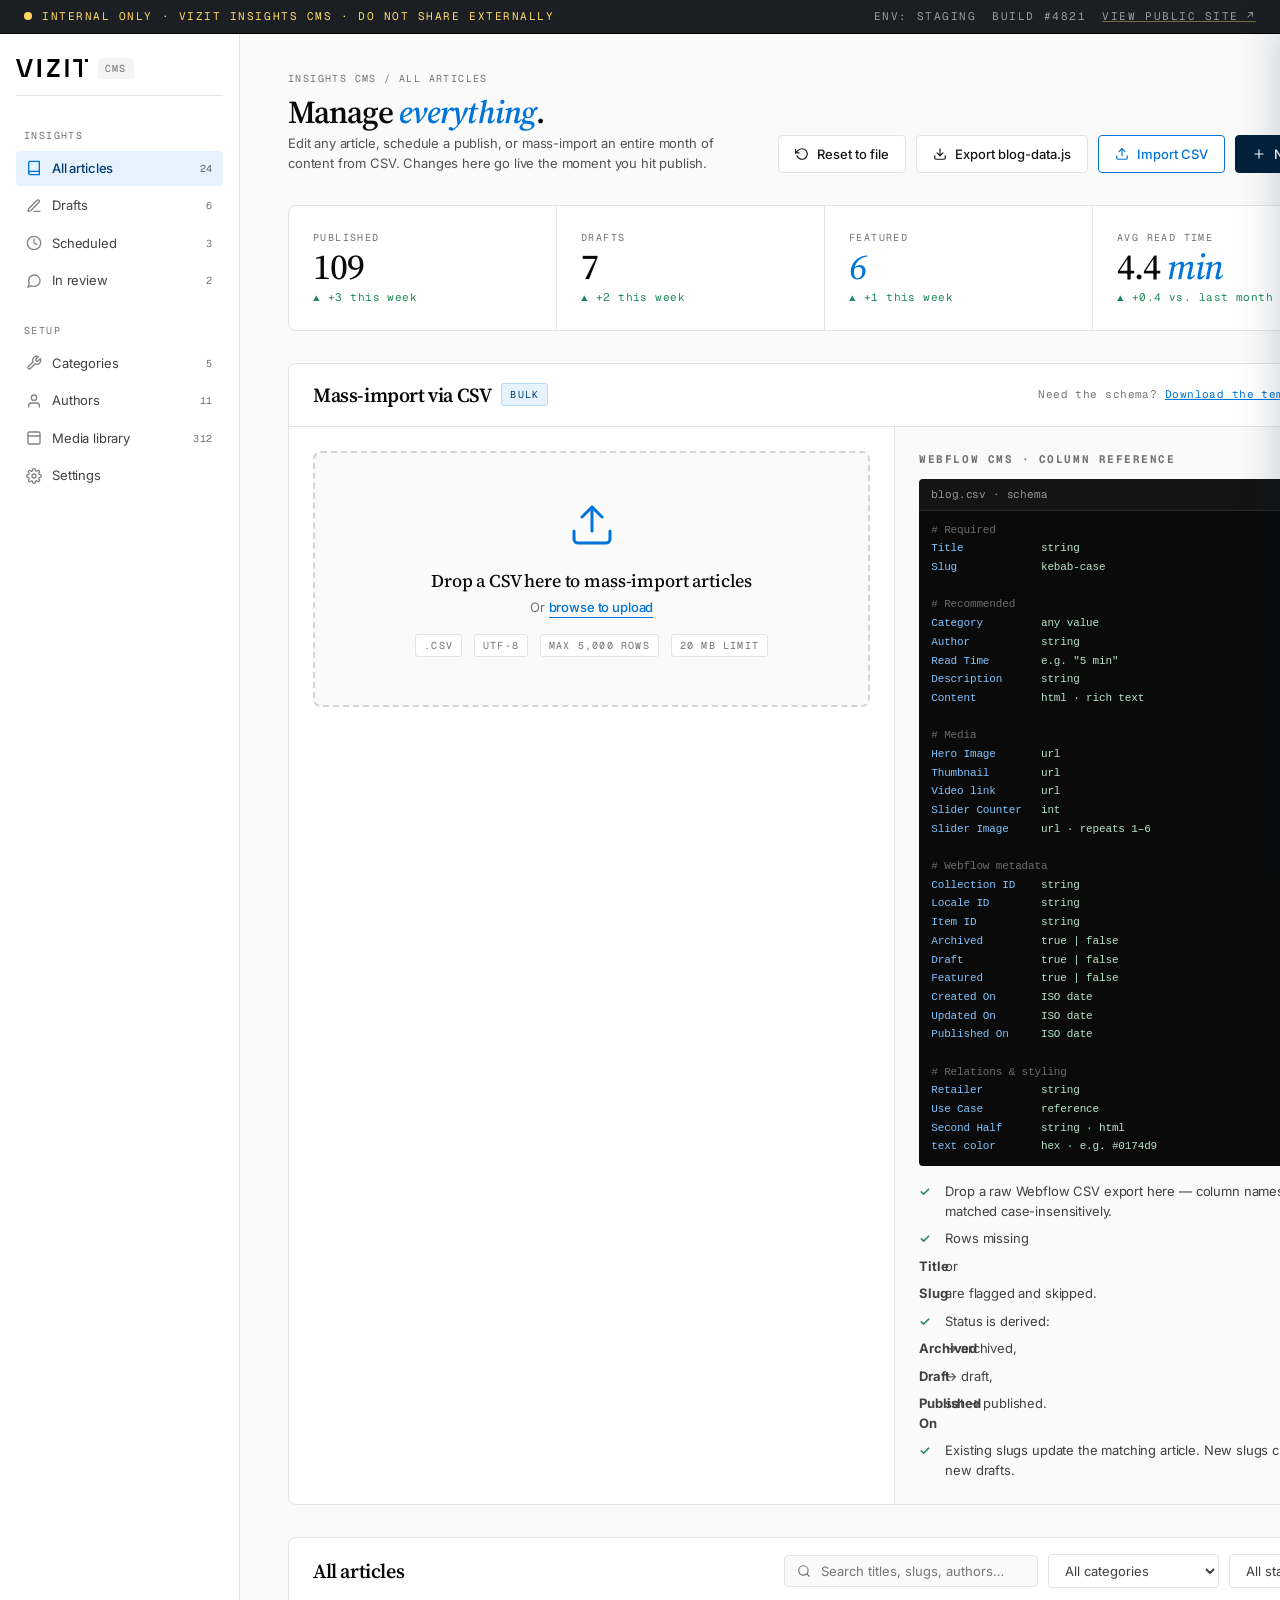
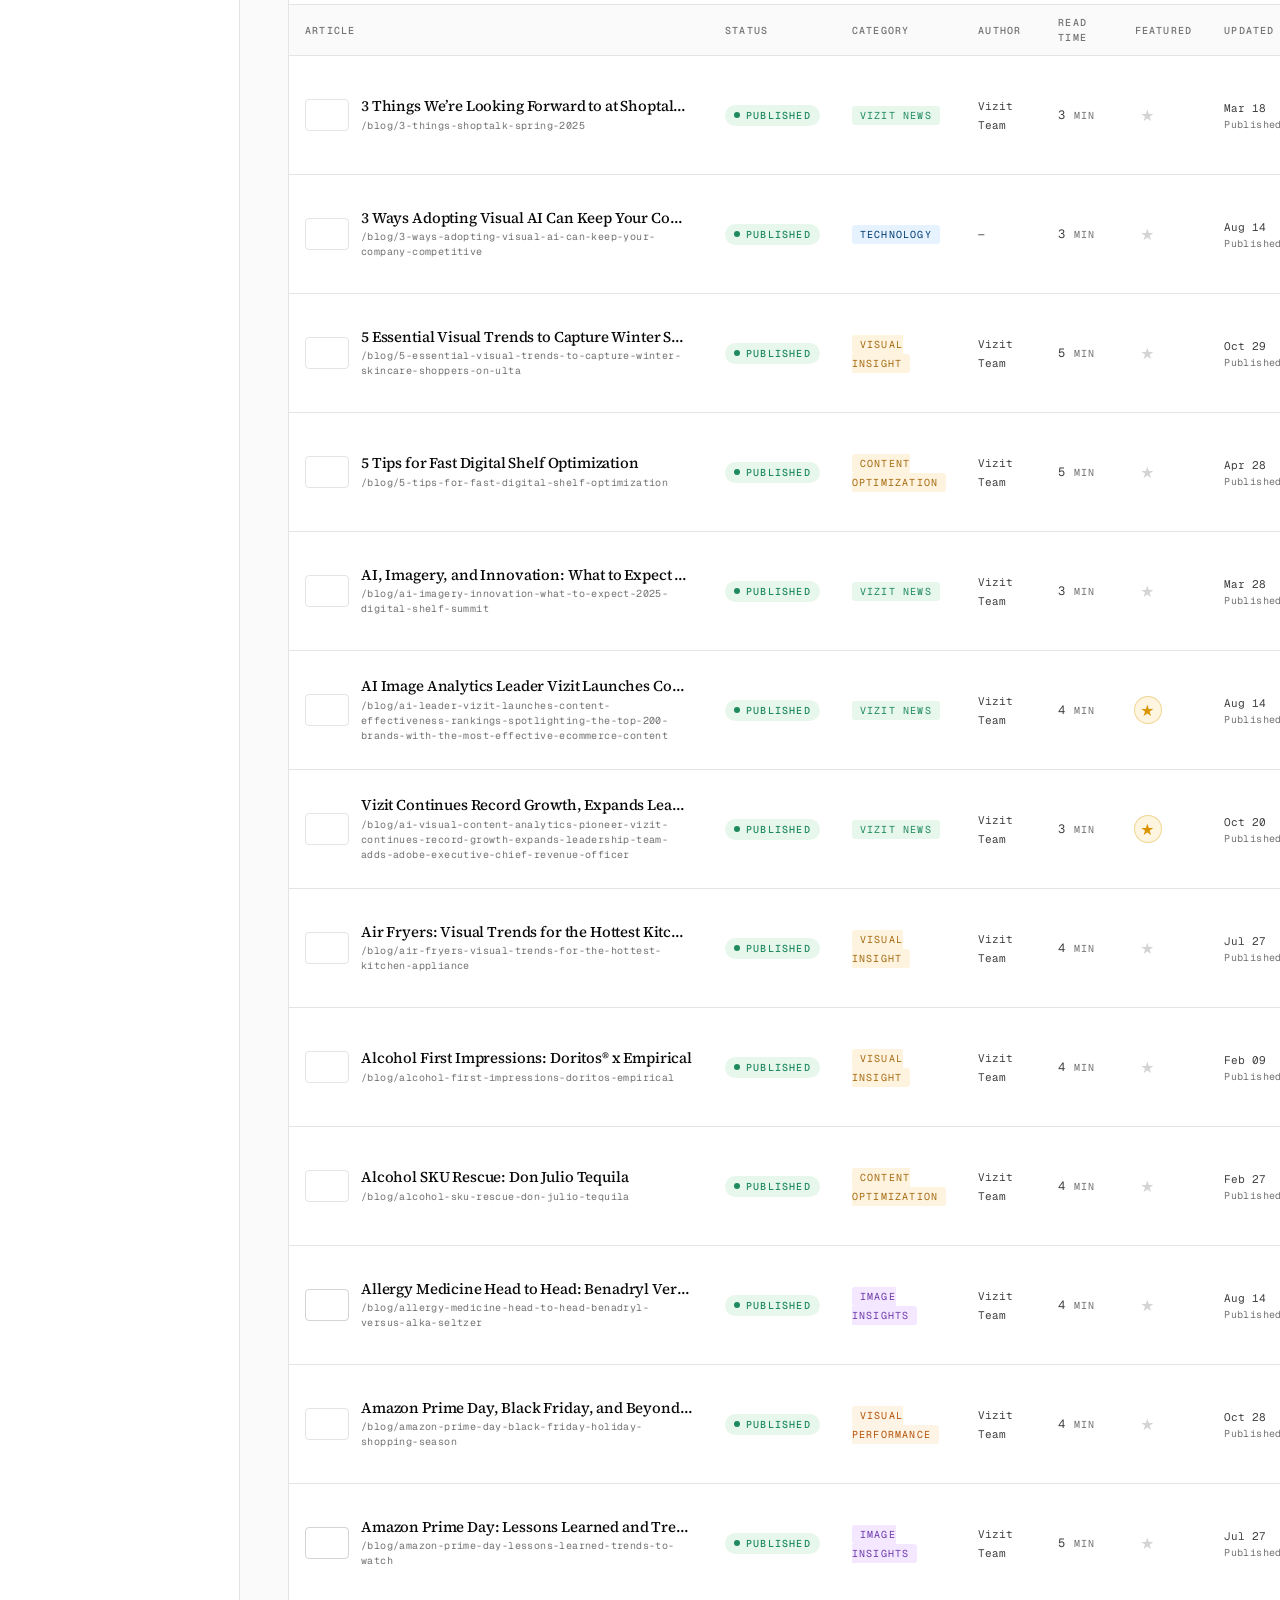
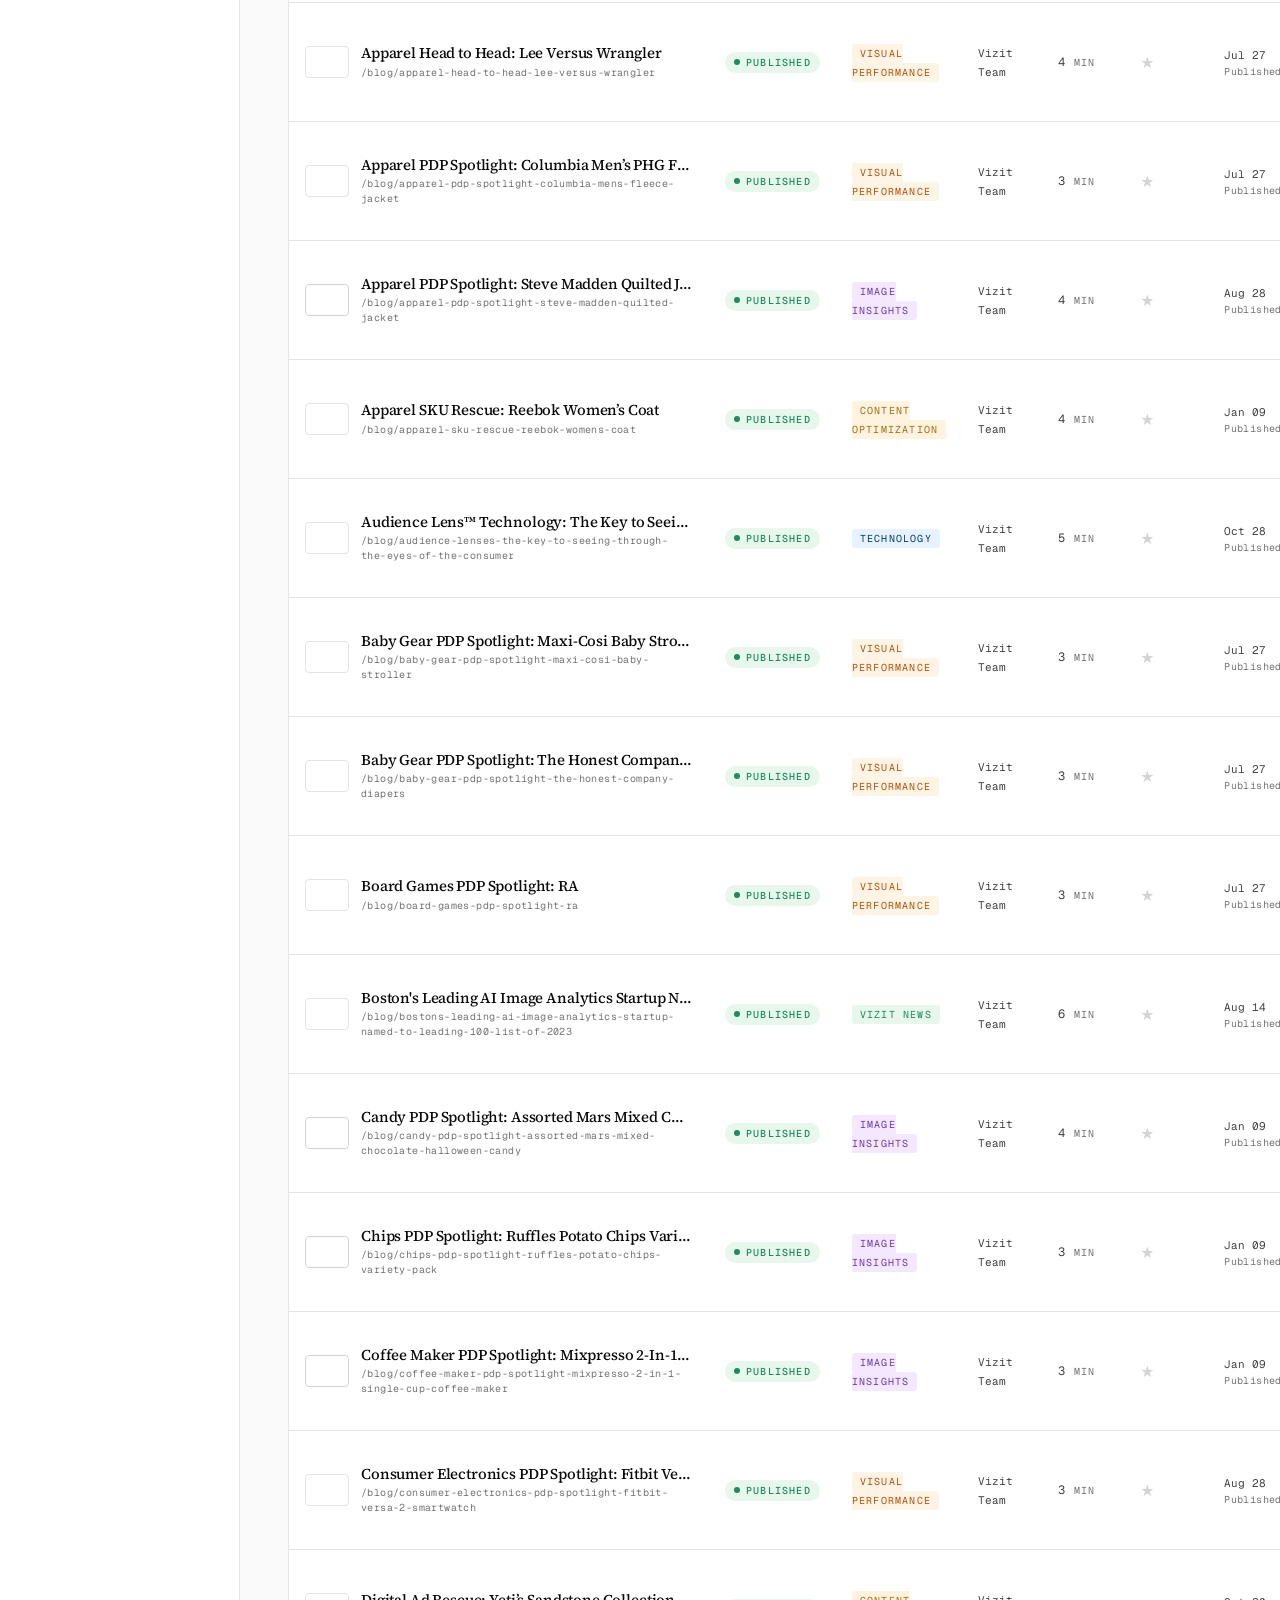
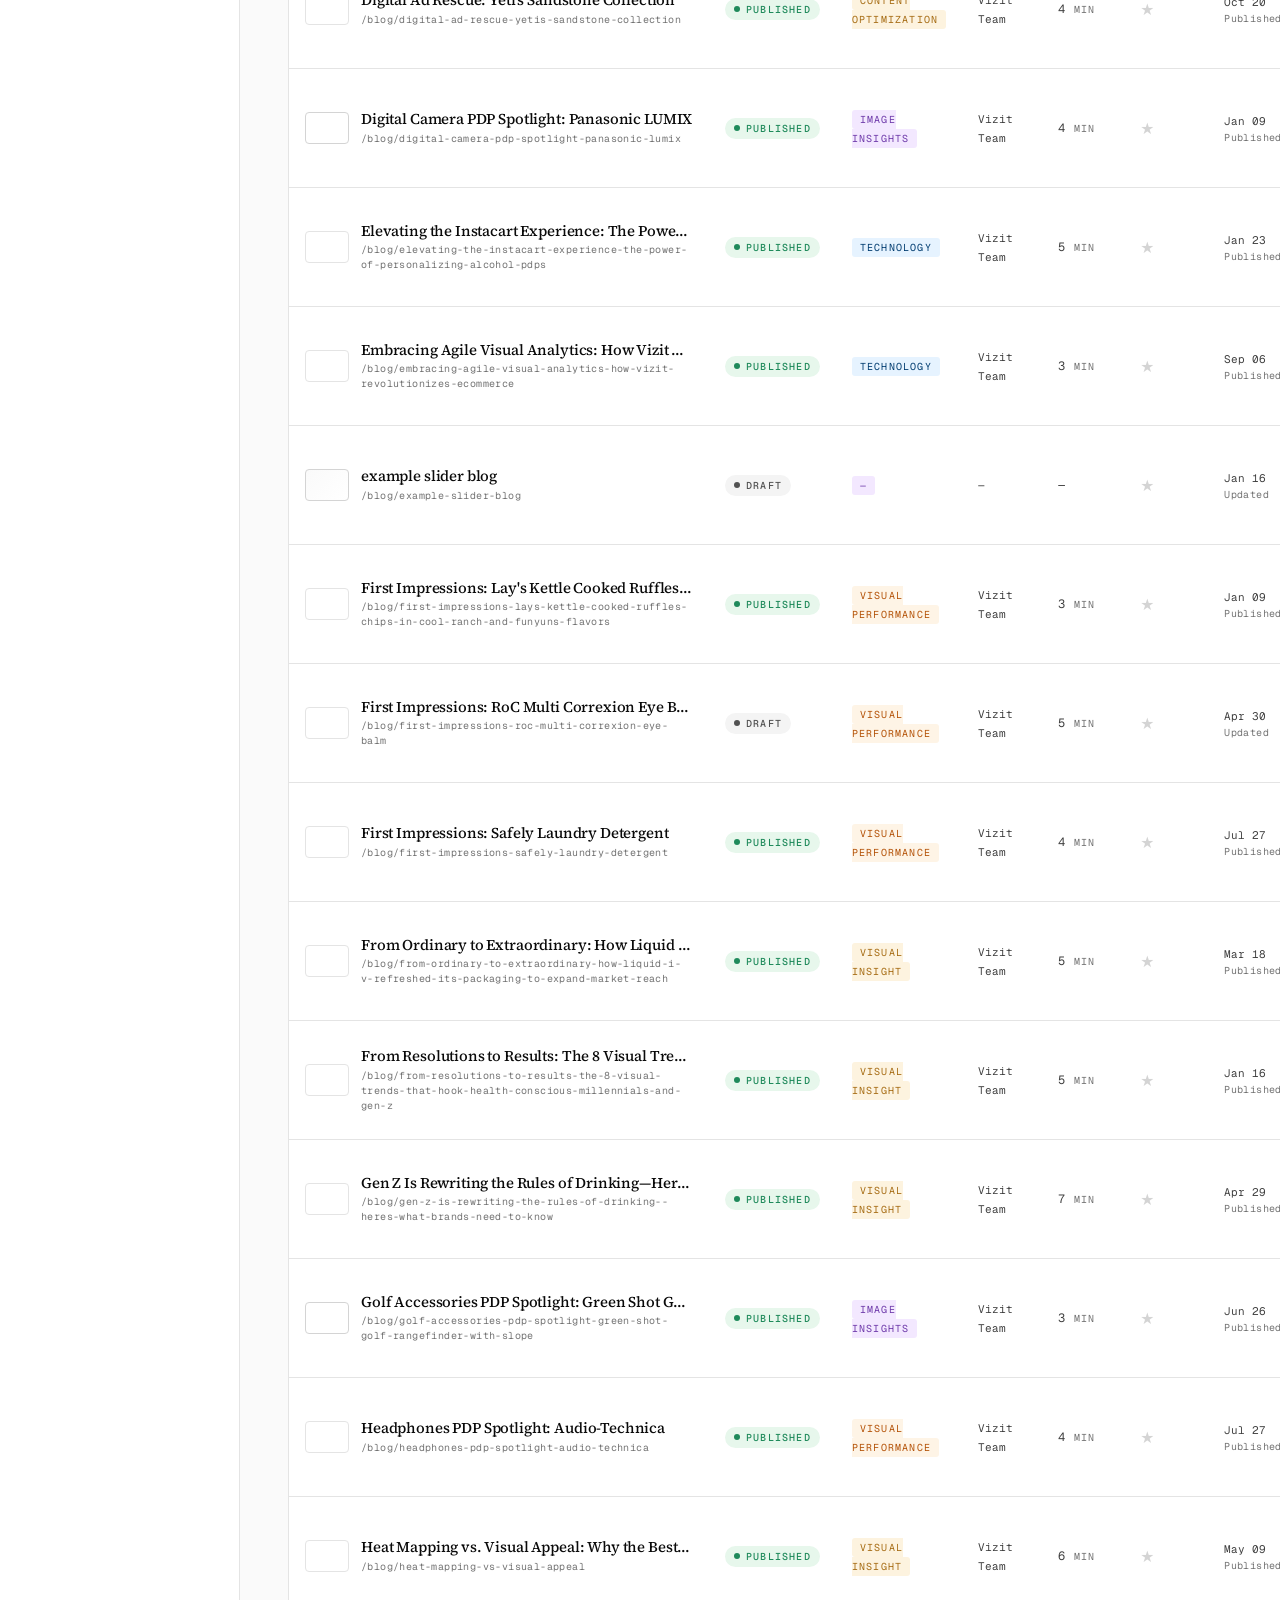
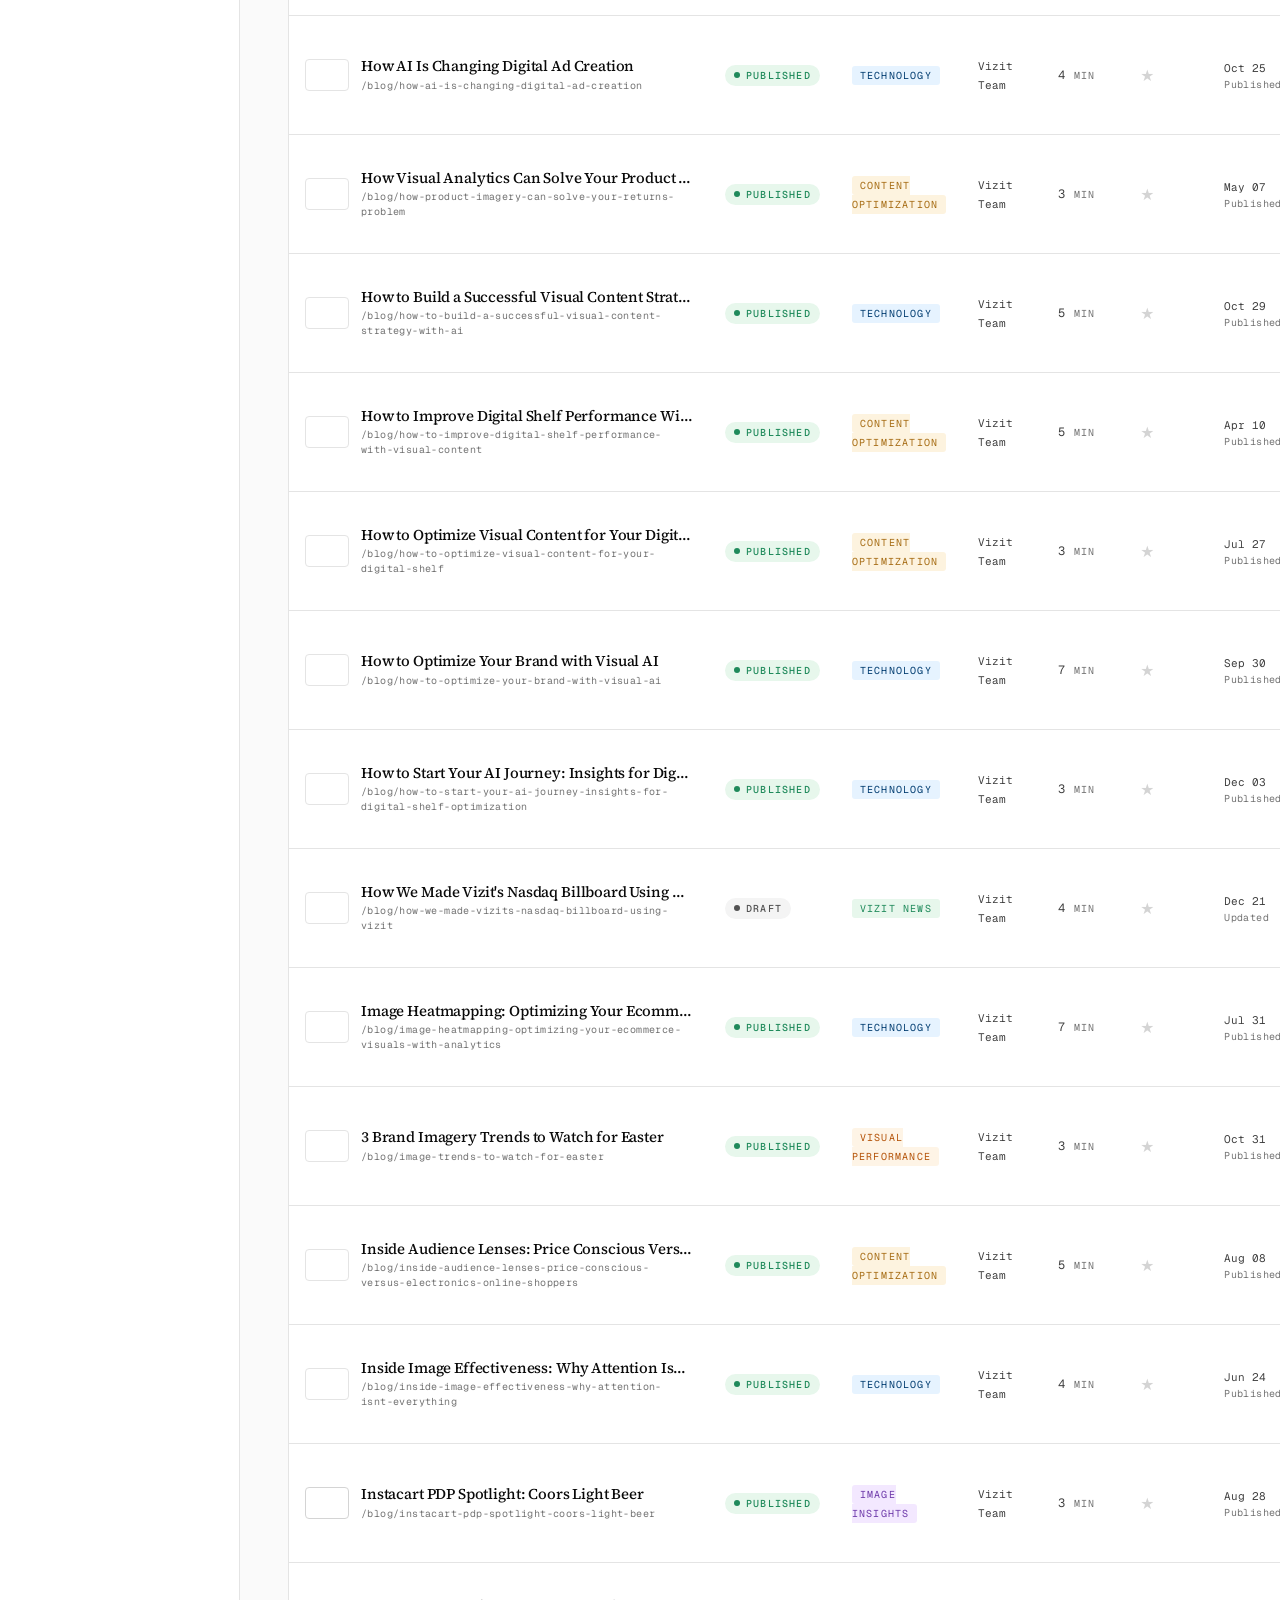
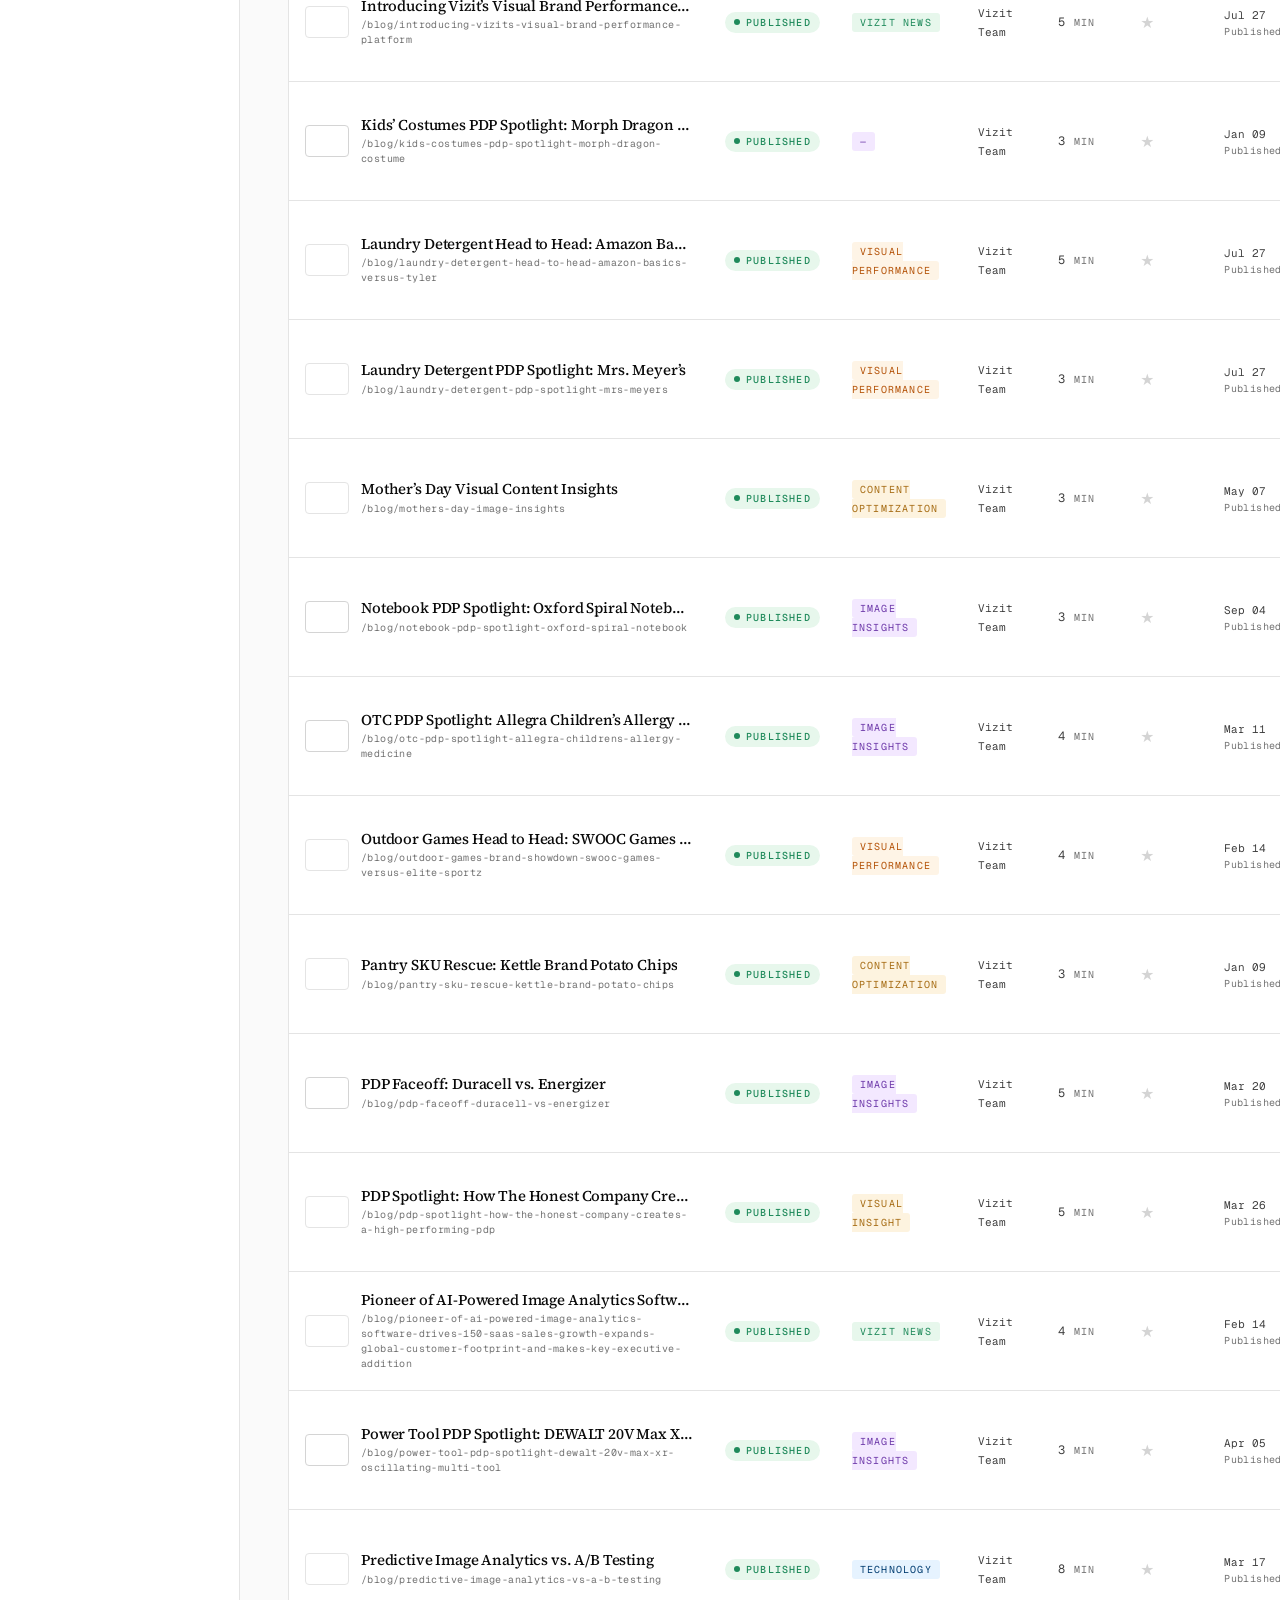
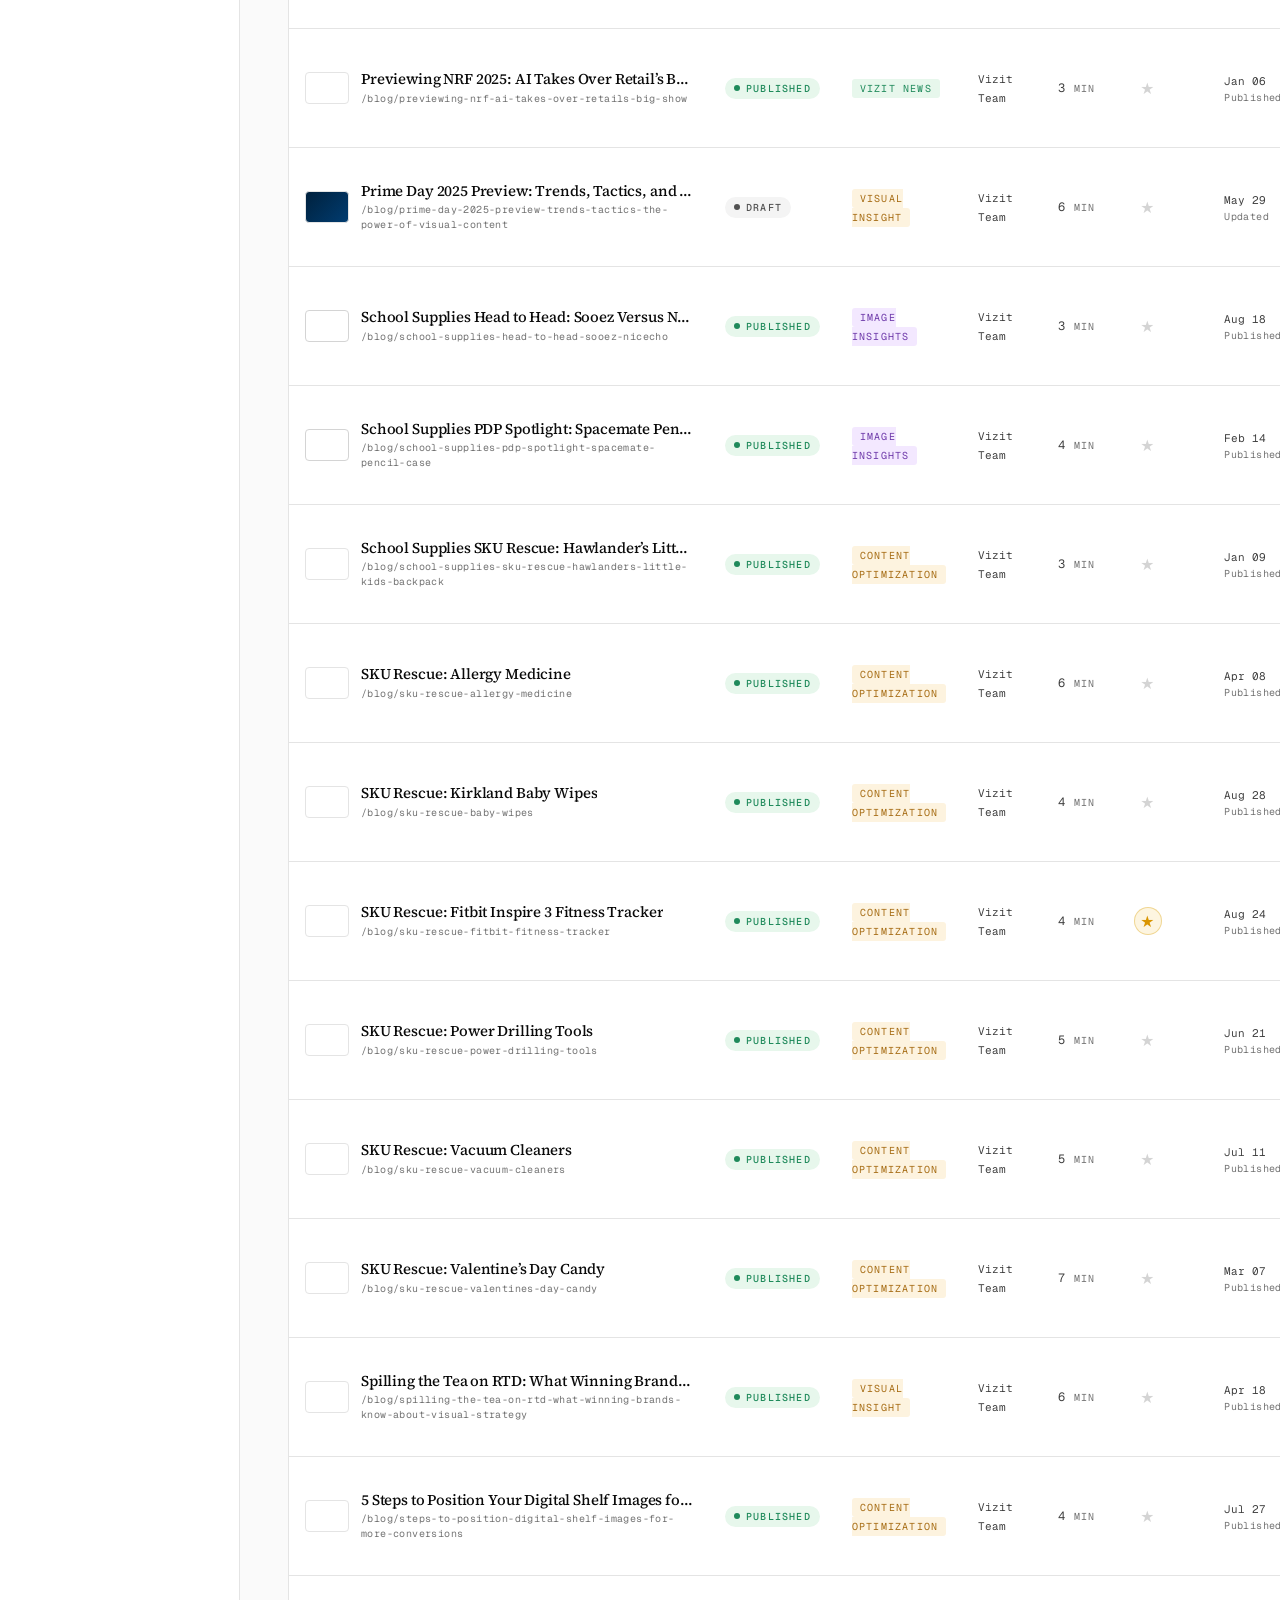
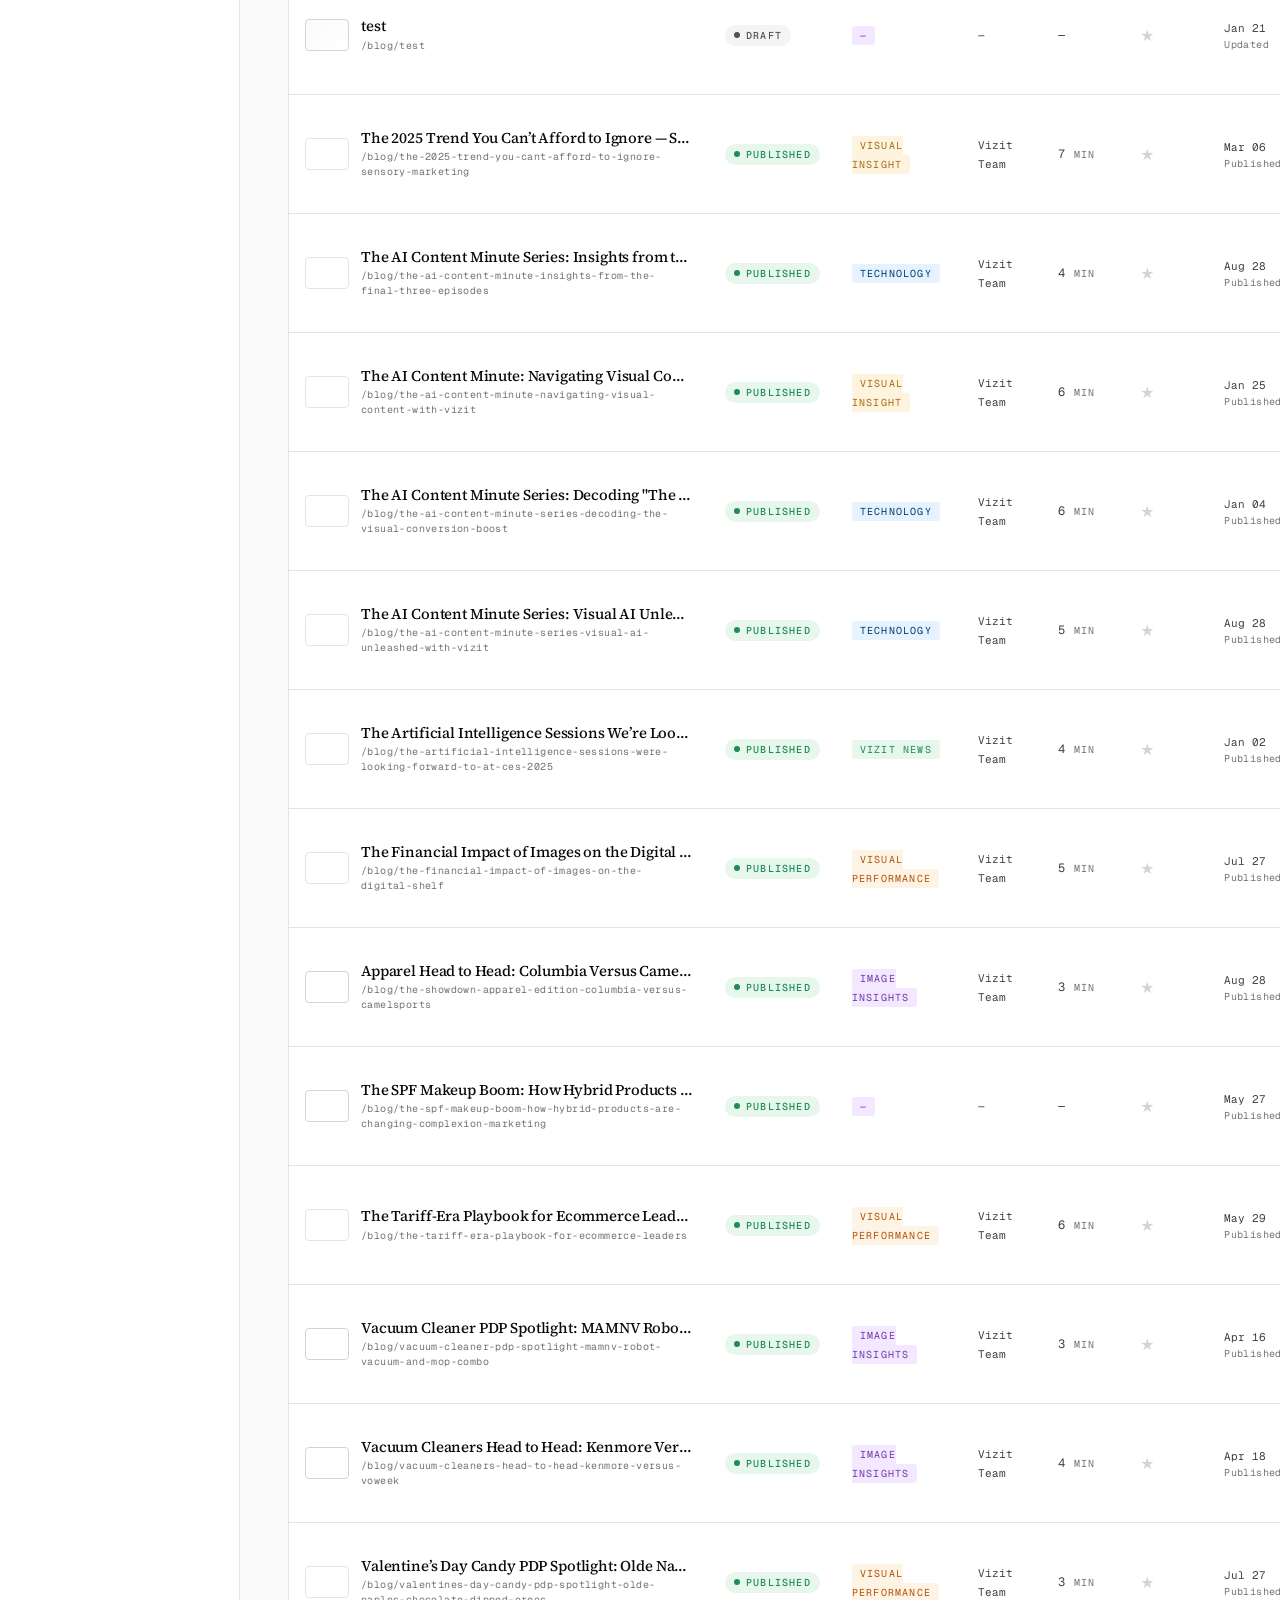
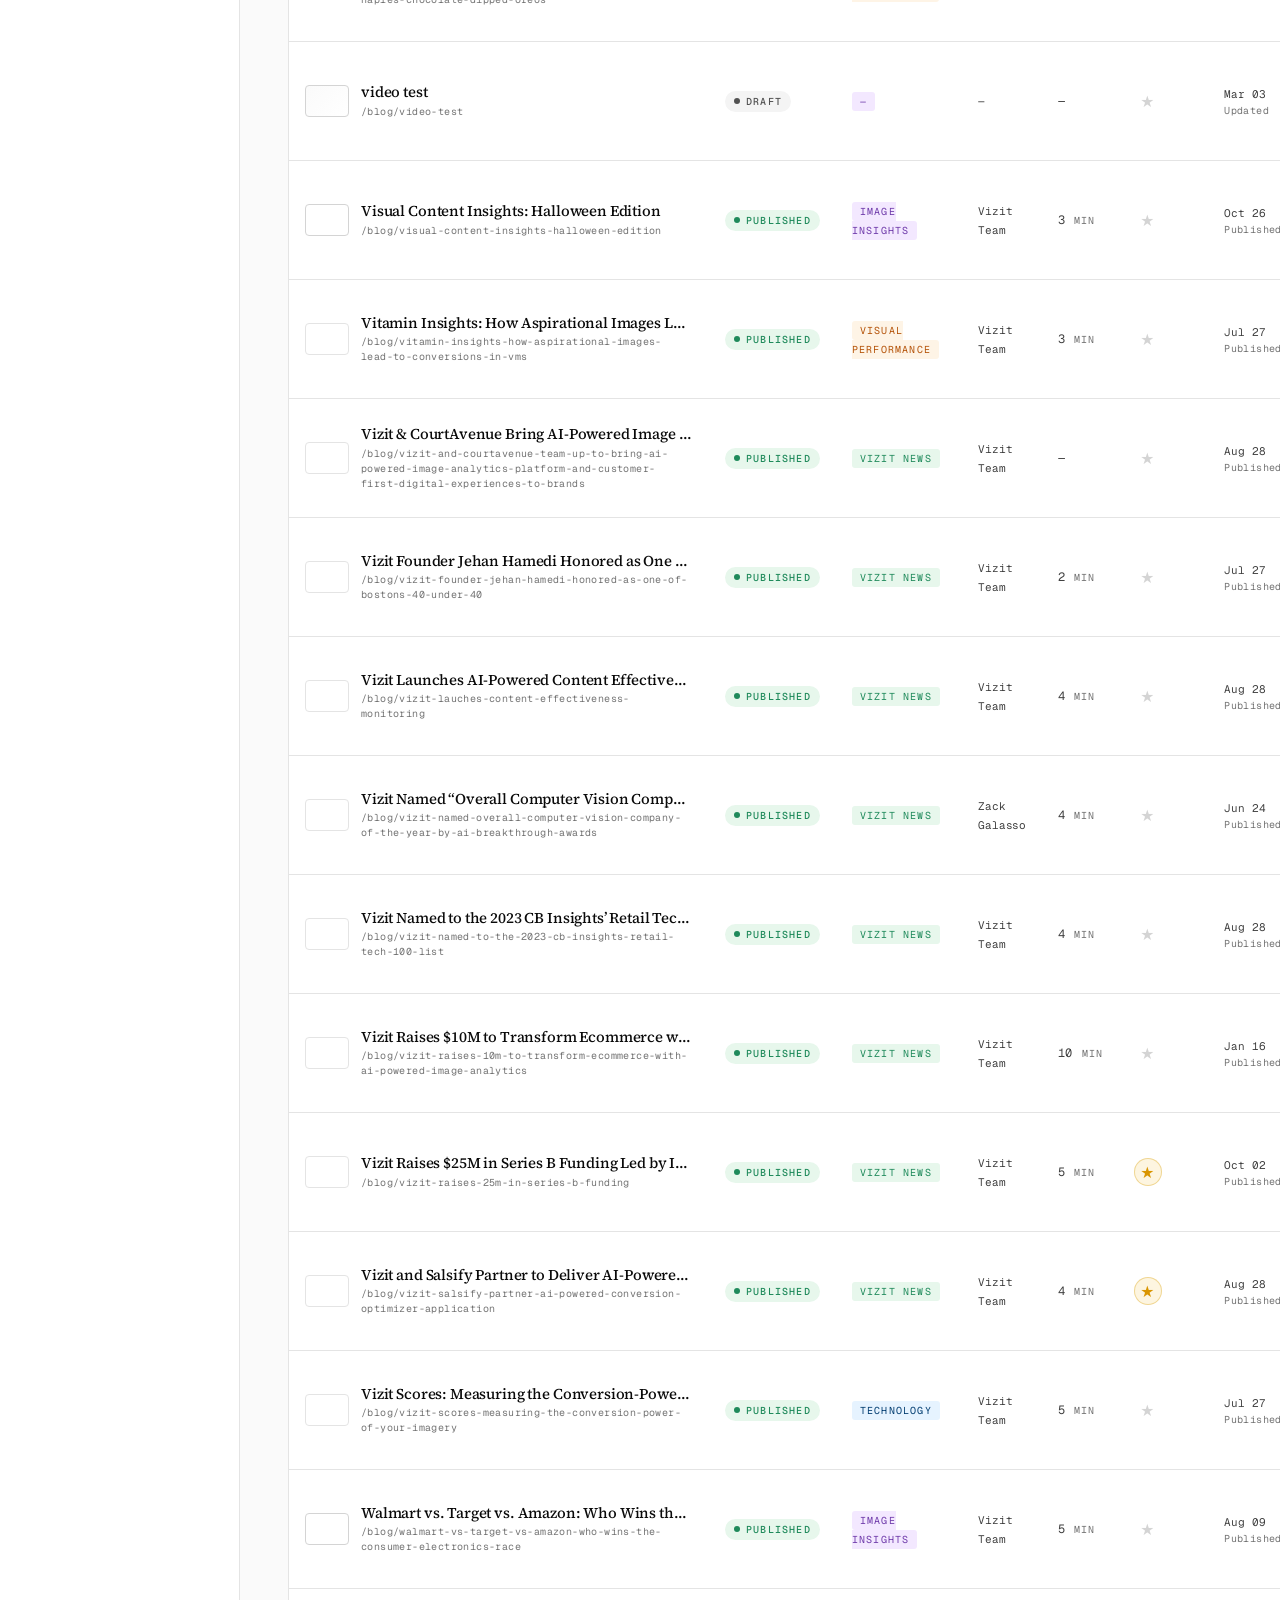
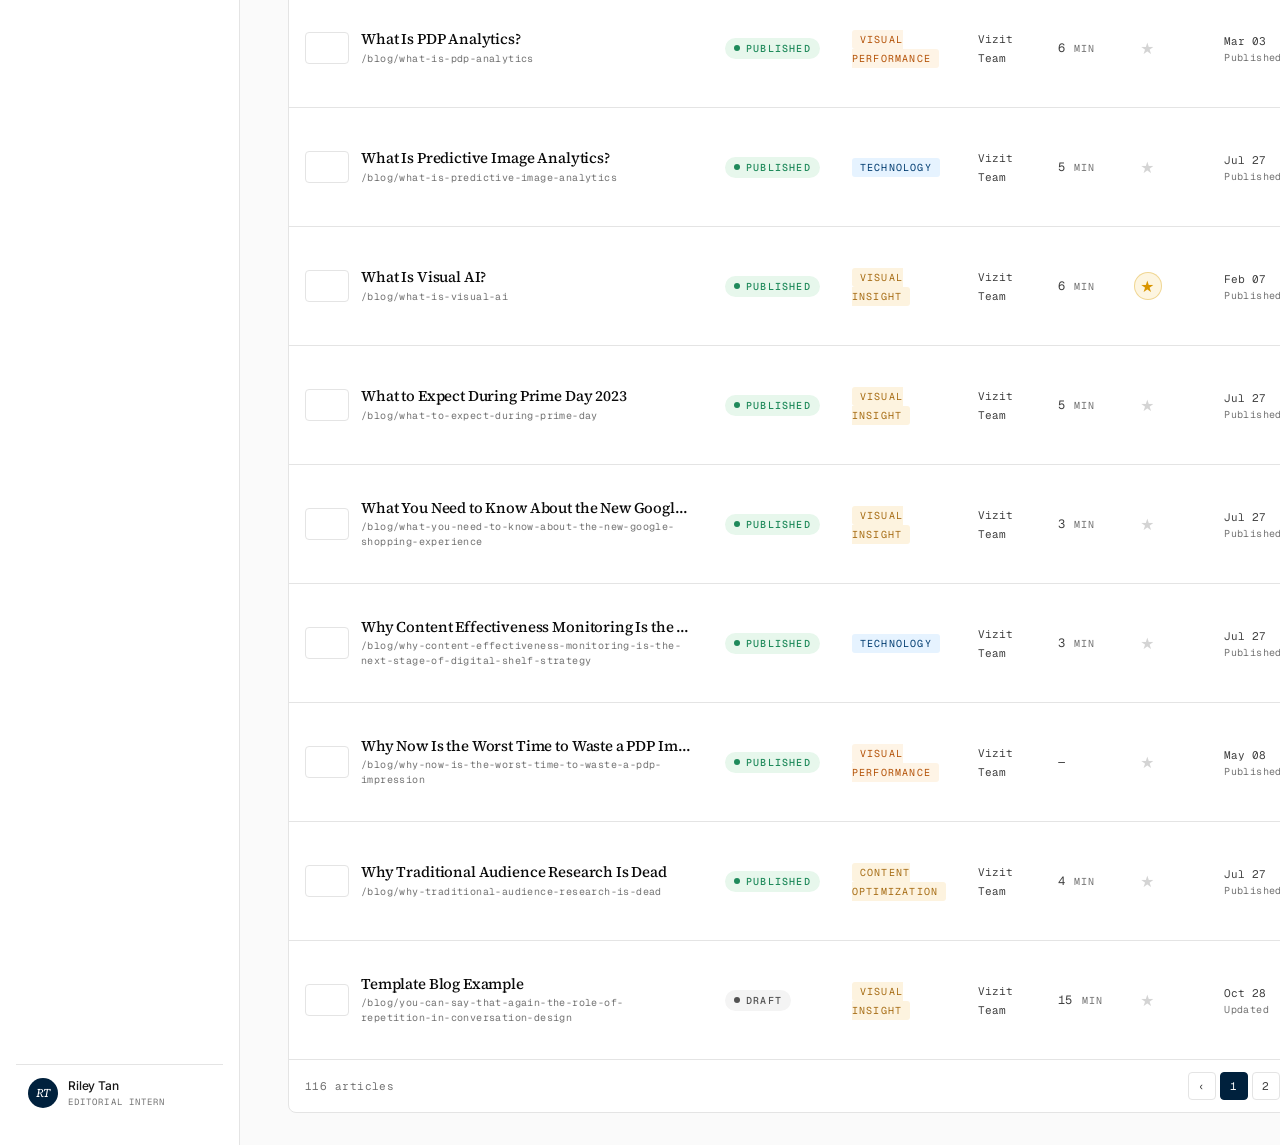
<file: blog-cms.html>
<!DOCTYPE html>
<html lang="en">
<head>
<meta charset="UTF-8" />
<meta name="viewport" content="width=device-width, initial-scale=1.0" />
<title>Vizit · Insights CMS (Internal)</title>
<link rel="stylesheet" href="colors_and_type.css" />
<style>
  * { box-sizing: border-box; }
  html, body { margin: 0; padding: 0; background: var(--color-50); color: var(--text); }
  a { color: inherit; text-decoration: none; }
  button { font-family: inherit; cursor: pointer; }

  /* ────── Internal banner ────── */
  .int-banner {
    background: #1b1f24; color: #ffd866;
    padding: 8px 24px;
    font-family: var(--font-mono); font-size: 11px;
    letter-spacing: 0.14em; text-transform: uppercase;
    display: flex; align-items: center; justify-content: space-between;
    gap: var(--space-4);
    border-bottom: 1px solid #000;
  }
  .int-banner .l { display: flex; align-items: center; gap: 10px; }
  .int-banner .dot {
    width: 8px; height: 8px; border-radius: 50%;
    background: #ffd866;
    box-shadow: 0 0 0 0 rgba(255,216,102,0.7);
    animation: bpulse 1.6s infinite;
  }
  @keyframes bpulse {
    0%   { box-shadow: 0 0 0 0 rgba(255,216,102,0.6); }
    70%  { box-shadow: 0 0 0 8px rgba(255,216,102,0); }
    100% { box-shadow: 0 0 0 0 rgba(255,216,102,0); }
  }
  .int-banner .r { color: rgba(255,255,255,0.55); display: flex; gap: var(--space-4); align-items: center; }
  .int-banner a { text-decoration: underline; text-decoration-color: rgba(255,216,102,0.4); }

  /* ────── App shell ────── */
  .app { display: grid; grid-template-columns: 240px 1fr; min-height: calc(100vh - 33px); }
  @media (max-width: 900px) { .app { grid-template-columns: 1fr; } }

  /* Sidebar */
  .side {
    background: white;
    border-right: 1px solid var(--border);
    padding: var(--space-5) var(--space-4);
    display: flex; flex-direction: column;
    gap: var(--space-5);
  }
  @media (max-width: 900px) { .side { display: none; } }
  .side-brand {
    display: flex; align-items: center; gap: 10px;
    padding-bottom: var(--space-4); border-bottom: 1px solid var(--border);
  }
  .side-brand img { height: 18px; }
  .side-brand .tag {
    font-family: var(--font-mono); font-size: 10px;
    text-transform: uppercase; letter-spacing: 0.14em;
    color: var(--muted);
    background: var(--color-100);
    padding: 3px 7px; border-radius: 3px;
  }
  .side-label {
    font-family: var(--font-mono); font-size: 10px;
    text-transform: uppercase; letter-spacing: 0.14em;
    color: var(--muted);
    margin: var(--space-2) 0 var(--space-2);
    padding: 0 8px;
  }
  .side-nav { display: flex; flex-direction: column; gap: 2px; }
  .side-nav a {
    display: flex; align-items: center; gap: 10px;
    padding: 8px 10px;
    border-radius: var(--radius-sm);
    font-size: var(--text-sm); color: var(--color-700);
    transition: background 180ms var(--ease), color 180ms var(--ease);
  }
  .side-nav a:hover { background: var(--color-50); color: var(--color-1000); }
  .side-nav a.active { background: var(--blue-0); color: var(--blue-700); font-weight: 500; }
  .side-nav a .ico { width: 16px; height: 16px; opacity: 0.65; }
  .side-nav a.active .ico { opacity: 1; color: var(--accent); }
  .side-nav a .count {
    margin-left: auto; font-family: var(--font-mono); font-size: 10px;
    color: var(--muted); letter-spacing: 0.06em;
  }

  .side-user {
    margin-top: auto; display: flex; align-items: center; gap: 10px;
    padding: var(--space-3); border-top: 1px solid var(--border);
  }
  .side-user .av {
    width: 30px; height: 30px; border-radius: 50%;
    background: var(--blue-1000); color: white;
    display: flex; align-items: center; justify-content: center;
    font-family: var(--font-display); font-style: italic;
    font-size: 12px;
  }
  .side-user .who { display: flex; flex-direction: column; gap: 1px; }
  .side-user .who .nm { font-size: 12px; color: var(--color-900); font-weight: 500; }
  .side-user .who .rl { font-family: var(--font-mono); font-size: 9px; text-transform: uppercase; letter-spacing: 0.12em; color: var(--muted); }

  /* Main */
  .main {
    padding: var(--space-6) var(--space-7);
    display: flex; flex-direction: column;
    gap: var(--space-6);
  }
  @media (max-width: 720px) { .main { padding: var(--space-5); } }

  .page-head {
    display: flex; align-items: end; justify-content: space-between;
    gap: var(--space-5); flex-wrap: wrap;
  }
  .page-head .l h1 {
    font-family: var(--font-display); font-weight: 600;
    font-size: 2rem; line-height: 1; letter-spacing: -0.03em;
    margin: 8px 0 6px;
  }
  .page-head .l h1 em { font-style: italic; color: var(--accent); }
  .page-head .crumb {
    font-family: var(--font-mono); font-size: 10px;
    text-transform: uppercase; letter-spacing: 0.14em; color: var(--muted);
  }
  .page-head .l p {
    font-size: var(--text-sm); color: var(--color-600); margin: 0; max-width: 56ch;
  }
  .page-head .r { display: flex; gap: 10px; }

  /* Buttons */
  .btn {
    display: inline-flex; align-items: center; gap: 8px;
    padding: 10px 16px; border-radius: var(--radius-sm);
    font-size: var(--text-sm); font-weight: 500;
    border: 1px solid var(--border); background: white; color: var(--color-900);
    transition: all 200ms var(--ease);
  }
  .btn:hover { border-color: var(--blue-300); color: var(--blue-base); }
  .btn-primary { background: var(--blue-1000); border-color: var(--blue-1000); color: white; }
  .btn-primary:hover { background: var(--blue-base); border-color: var(--blue-base); color: white; }
  .btn-accent { background: white; border-color: var(--accent); color: var(--accent); }
  .btn-accent:hover { background: var(--blue-0); }
  .btn .ico { width: 14px; height: 14px; }

  /* Stat cards */
  .stats {
    display: grid; grid-template-columns: repeat(4, 1fr);
    gap: 1px; background: var(--border);
    border: 1px solid var(--border);
    border-radius: var(--radius-md);
    overflow: hidden;
  }
  @media (max-width: 800px) { .stats { grid-template-columns: repeat(2, 1fr); } }
  .stat {
    background: white;
    padding: var(--space-5);
    display: flex; flex-direction: column; gap: 4px;
  }
  .stat .lbl {
    font-family: var(--font-mono); font-size: 10px;
    text-transform: uppercase; letter-spacing: 0.14em; color: var(--muted);
  }
  .stat .num {
    font-family: var(--font-display); font-weight: 500;
    font-size: 2.25rem; line-height: 1; letter-spacing: -0.03em;
    color: var(--color-1000);
  }
  .stat .num em { font-style: italic; color: var(--accent); }
  .stat .delta {
    font-family: var(--font-mono); font-size: 11px;
    color: #1f8a5b; letter-spacing: 0.04em;
    display: flex; align-items: center; gap: 6px;
  }
  .stat .delta.bad { color: #b3331f; }

  /* CSV import zone */
  .csv {
    background: white;
    border: 1px solid var(--border);
    border-radius: var(--radius-md);
    overflow: hidden;
  }
  .csv-head {
    padding: var(--space-4) var(--space-5);
    border-bottom: 1px solid var(--border);
    display: flex; align-items: center; justify-content: space-between;
    gap: var(--space-4); flex-wrap: wrap;
  }
  .csv-head h2 {
    font-family: var(--font-display); font-weight: 600;
    font-size: 1.25rem; margin: 0; letter-spacing: -0.02em;
    display: flex; align-items: center; gap: 10px;
  }
  .csv-head h2 .badge {
    font-family: var(--font-mono); font-size: 10px;
    text-transform: uppercase; letter-spacing: 0.12em;
    background: var(--blue-0); color: var(--blue-700);
    padding: 3px 8px; border-radius: 3px;
    border: 1px solid var(--blue-100);
    font-weight: 400;
  }
  .csv-head .help { font-family: var(--font-mono); font-size: 11px; color: var(--muted); letter-spacing: 0.04em; }
  .csv-head .help a { color: var(--accent); text-decoration: underline; }

  .csv-body { display: grid; grid-template-columns: 1.3fr 1fr; gap: 0; }
  @media (max-width: 900px) { .csv-body { grid-template-columns: 1fr; } }
  .csv-drop {
    margin: var(--space-5);
    border: 2px dashed var(--color-300);
    border-radius: var(--radius-md);
    padding: var(--space-7) var(--space-5);
    text-align: center;
    background: var(--color-50);
    transition: all 220ms var(--ease);
    cursor: pointer;
    position: relative;
  }
  .csv-drop:hover, .csv-drop.over {
    border-color: var(--accent); background: var(--blue-0);
  }
  .csv-drop .icn {
    width: 48px; height: 48px;
    margin: 0 auto var(--space-3);
    color: var(--blue-base);
  }
  .csv-drop .ttl {
    font-family: var(--font-display); font-weight: 500;
    font-size: 1.125rem; color: var(--color-1000);
    margin-bottom: 4px;
  }
  .csv-drop .sub {
    font-size: var(--text-sm); color: var(--muted);
    margin-bottom: var(--space-4);
  }
  .csv-drop .browse {
    font-size: var(--text-sm); color: var(--accent); font-weight: 500;
    border-bottom: 1px solid currentColor;
    padding-bottom: 2px;
  }
  .csv-drop .specs {
    margin-top: var(--space-4);
    font-family: var(--font-mono); font-size: 10px;
    text-transform: uppercase; letter-spacing: 0.12em;
    color: var(--muted);
    display: flex; justify-content: center; gap: var(--space-3); flex-wrap: wrap;
  }
  .csv-drop .specs span { padding: 3px 8px; background: white; border: 1px solid var(--border); border-radius: 3px; }

  /* CSV side / schema */
  .csv-side {
    padding: var(--space-5);
    background: var(--color-50);
    border-left: 1px solid var(--border);
  }
  @media (max-width: 900px) { .csv-side { border-left: 0; border-top: 1px solid var(--border); } }
  .csv-side h3 {
    font-family: var(--font-mono); font-size: 11px;
    text-transform: uppercase; letter-spacing: 0.14em;
    color: var(--muted); margin: 0 0 var(--space-3);
  }
  .schema {
    background: var(--color-1000); color: #e6e8eb;
    border-radius: var(--radius-sm); overflow: hidden;
    font-family: var(--font-mono); font-size: 11px;
    line-height: 1.7;
  }
  .schema-head {
    background: rgba(255,255,255,0.04);
    padding: 6px 12px;
    color: rgba(255,255,255,0.55);
    display: flex; justify-content: space-between; align-items: center;
    border-bottom: 1px solid rgba(255,255,255,0.08);
  }
  .schema-head .copy {
    color: var(--blue-300); cursor: pointer;
    text-transform: uppercase; letter-spacing: 0.1em; font-size: 9px;
  }
  .schema pre {
    margin: 0; padding: 10px 12px;
    overflow-x: auto;
    color: #cfd3d8;
  }
  .schema .k { color: #80c3fe; }
  .schema .s { color: #b8e3c8; }
  .schema .c { color: rgba(255,255,255,0.4); }

  .csv-side .row-help {
    margin-top: var(--space-4);
    display: flex; flex-direction: column; gap: var(--space-2);
    font-size: var(--text-sm); color: var(--color-700);
  }
  .csv-side .row-help .li {
    display: grid; grid-template-columns: 18px 1fr; gap: 8px; align-items: start;
  }
  .csv-side .row-help .li::before {
    content: "✓"; color: #1f8a5b; font-weight: 600; line-height: 1.4;
  }

  /* Table */
  .table-wrap {
    background: white;
    border: 1px solid var(--border);
    border-radius: var(--radius-md);
    overflow: hidden;
  }
  .table-head {
    padding: var(--space-4) var(--space-5);
    border-bottom: 1px solid var(--border);
    display: flex; align-items: center; justify-content: space-between;
    gap: var(--space-3); flex-wrap: wrap;
  }
  .table-head h2 {
    font-family: var(--font-display); font-weight: 600;
    font-size: 1.25rem; margin: 0; letter-spacing: -0.02em;
  }
  .table-tools {
    display: flex; align-items: center; gap: 10px; flex-wrap: wrap;
  }
  .search {
    display: flex; align-items: center; gap: 8px;
    background: var(--color-50); border: 1px solid var(--border);
    border-radius: var(--radius-sm); padding: 6px 12px;
    min-width: 240px;
  }
  .search input {
    border: 0; background: transparent; outline: 0;
    font-family: var(--font-sans); font-size: var(--text-sm);
    flex: 1; color: var(--color-900);
  }
  .search svg { width: 14px; height: 14px; color: var(--muted); }
  .filter {
    font-family: var(--font-sans); font-size: var(--text-sm);
    padding: 7px 12px; border: 1px solid var(--border);
    border-radius: var(--radius-sm); background: white;
    color: var(--color-700);
  }

  table { width: 100%; border-collapse: collapse; font-size: var(--text-sm); }
  thead th {
    background: var(--color-50);
    text-align: left; padding: 10px 16px;
    font-family: var(--font-mono); font-size: 10px;
    text-transform: uppercase; letter-spacing: 0.12em;
    color: var(--muted); font-weight: 500;
    border-bottom: 1px solid var(--border);
  }
  tbody tr { border-bottom: 1px solid var(--border); transition: background 160ms var(--ease); }
  tbody tr:hover { background: var(--color-50); }
  tbody tr:last-child { border-bottom: none; }
  td { padding: 14px 16px; vertical-align: middle; }
  td.title-cell { max-width: 420px; }
  .row-title {
    display: flex; align-items: center; gap: 12px;
  }
  .row-thumb {
    width: 44px; height: 32px; flex-shrink: 0;
    border-radius: 4px; overflow: hidden;
    background: linear-gradient(135deg, var(--blue-0), white);
    border: 1px solid var(--border);
    position: relative;
  }
  .row-thumb.ti-case { background: linear-gradient(135deg, #eef9f1, white); }
  .row-thumb.ti-research { background:
    radial-gradient(60% 60% at 70% 30%, rgba(1,116,217,0.35), transparent 60%),
    linear-gradient(135deg, var(--blue-0), white); }
  .row-thumb.ti-playbook { background: linear-gradient(135deg, var(--blue-1000), var(--blue-700)); }
  .row-thumb.ti-product { background: linear-gradient(135deg, var(--color-50), white); border-color: var(--color-300); }
  .row-thumb.ti-industry { background: linear-gradient(135deg, #fef4e6, white); }
  .row-text { display: flex; flex-direction: column; gap: 2px; min-width: 0; }
  .row-text .ttl {
    font-family: var(--font-display); font-size: 0.9375rem;
    font-weight: 500; color: var(--color-1000); line-height: 1.25;
    letter-spacing: -0.01em;
    overflow: hidden; text-overflow: ellipsis; white-space: nowrap;
    max-width: 360px;
  }
  .row-text .slug {
    font-family: var(--font-mono); font-size: 10px;
    color: var(--muted); letter-spacing: 0.04em;
  }

  .status {
    display: inline-flex; align-items: center; gap: 6px;
    padding: 3px 9px; border-radius: 999px;
    font-family: var(--font-mono); font-size: 10px;
    text-transform: uppercase; letter-spacing: 0.12em;
    font-weight: 500;
  }
  .status::before {
    content: ""; width: 6px; height: 6px; border-radius: 50%;
    background: currentColor;
  }
  .status.published { background: #e7f7ec; color: #1f8a5b; }
  .status.draft     { background: var(--color-100); color: var(--color-600); }
  .status.review    { background: #fdf3df; color: #a66c14; }
  .status.scheduled { background: var(--blue-0); color: var(--blue-700); }
  .status.archived  { background: #f4e8e8; color: #8a4040; }

  .cat-pill {
    font-family: var(--font-mono); font-size: 10px;
    text-transform: uppercase; letter-spacing: 0.12em;
    padding: 3px 8px; border-radius: 3px;
    background: var(--color-100); color: var(--color-700);
  }
  .cat-pill.research { background: var(--blue-0); color: var(--blue-700); }
  .cat-pill.case { background: #e7f7ec; color: #1f8a5b; }
  .cat-pill.product { background: #f3e8ff; color: #6e3aaa; }
  .cat-pill.playbook { background: #fdf3df; color: #a66c14; }
  .cat-pill.industry { background: #fef4e6; color: #b45309; }

  /* Read-time cell */
  .rt-cell {
    font-family: var(--font-mono); font-size: 12px;
    color: var(--color-700); letter-spacing: 0.02em;
    white-space: nowrap;
  }
  .rt-cell .lbl { color: var(--muted); font-size: 10px; margin-left: 2px; text-transform: uppercase; letter-spacing: 0.1em; }
  /* Featured star */
  .feat {
    display: inline-flex; align-items: center; justify-content: center;
    width: 26px; height: 26px; border-radius: 999px;
    color: var(--color-300); font-size: 14px;
    background: transparent;
  }
  .feat.on { color: #d99500; background: #fdf5e0; box-shadow: 0 0 0 1px #f0d692; }
  .feat { cursor: pointer; transition: transform 160ms var(--ease); }
  .feat:hover { transform: scale(1.1); }

  /* Hidden row */
  tr.row-hidden { opacity: 0.55; }
  tr.row-hidden .ttl { text-decoration: line-through; text-decoration-color: var(--color-400); }
  .row-title.row-title-link { color: inherit; }
  .row-title.row-title-link:hover .ttl { color: var(--accent); }

  /* ────── Edit drawer ────── */
  .drawer-backdrop {
    position: fixed; inset: 0; z-index: 200;
    background: rgba(0, 33, 61, 0.42);
    backdrop-filter: blur(2px);
    -webkit-backdrop-filter: blur(2px);
    opacity: 0; pointer-events: none;
    transition: opacity 240ms var(--ease);
  }
  .drawer-backdrop.open { opacity: 1; pointer-events: auto; }
  .drawer {
    position: fixed; top: 0; right: 0; height: 100vh;
    width: 560px; max-width: 96vw;
    background: white; z-index: 210;
    display: flex; flex-direction: column;
    box-shadow: -20px 0 40px -20px rgba(0,33,61,0.22);
    transform: translateX(100%);
    transition: transform 280ms var(--ease);
  }
  .drawer.open { transform: translateX(0); }
  .drawer-head {
    padding: 16px 20px;
    border-bottom: 1px solid var(--border);
    display: flex; align-items: center; justify-content: space-between;
    gap: var(--space-3);
  }
  .drawer-head .l { display: flex; flex-direction: column; gap: 4px; }
  .drawer-head .crumb {
    font-family: var(--font-mono); font-size: 10px;
    text-transform: uppercase; letter-spacing: 0.14em; color: var(--muted);
  }
  .drawer-head h2 {
    font-family: var(--font-display); font-weight: 600;
    font-size: 1.25rem; margin: 0; letter-spacing: -0.02em;
  }
  .drawer-head h2 em { font-style: italic; color: var(--accent); font-weight: 500; }
  .drawer-close {
    width: 32px; height: 32px;
    border: 1px solid var(--border); background: white;
    border-radius: 4px; cursor: pointer; color: var(--color-500);
    display: flex; align-items: center; justify-content: center;
    flex-shrink: 0;
  }
  .drawer-close:hover { color: var(--color-1000); background: var(--color-50); }
  .drawer-close svg { width: 14px; height: 14px; }
  .drawer-body { flex: 1; overflow-y: auto; padding: 18px 20px; }
  .drawer-foot {
    padding: 12px 20px;
    border-top: 1px solid var(--border);
    background: var(--color-50);
    display: flex; align-items: center; justify-content: space-between; gap: 10px; flex-wrap: wrap;
  }

  /* Form fields */
  .field { margin-bottom: 14px; }
  .field-row { display: grid; gap: 12px; margin-bottom: 14px; }
  .field-row.two  { grid-template-columns: 1fr 1fr; }
  .field-row.four { grid-template-columns: repeat(4, 1fr); }
  @media (max-width: 640px) {
    .field-row.two, .field-row.four { grid-template-columns: 1fr; }
  }
  .field label,
  .field-row > .field > label {
    display: block;
    font-family: var(--font-mono); font-size: 10px;
    text-transform: uppercase; letter-spacing: 0.12em;
    color: var(--muted); margin-bottom: 4px;
  }
  .drawer input[type="text"],
  .drawer input[type="date"],
  .drawer input[type="url"],
  .drawer input[type="number"],
  .drawer textarea,
  .drawer select {
    width: 100%;
    border: 1px solid var(--border);
    border-radius: 4px;
    padding: 8px 10px;
    font-family: var(--font-sans); font-size: var(--text-sm);
    background: white; color: var(--color-1000);
    transition: border-color 160ms var(--ease), box-shadow 160ms var(--ease);
  }
  .drawer textarea {
    resize: vertical; min-height: 64px; line-height: 1.5;
    font-family: var(--font-sans);
  }
  .drawer textarea.code {
    font-family: var(--font-mono); font-size: 12px;
  }
  .drawer input:focus, .drawer textarea:focus, .drawer select:focus {
    outline: 0;
    border-color: var(--blue-300);
    box-shadow: 0 0 0 3px var(--blue-0);
  }
  .field-help {
    margin-top: 4px;
    font-family: var(--font-mono); font-size: 10px;
    color: var(--muted); letter-spacing: 0.04em;
  }

  /* Toggle */
  .toggle {
    display: flex; align-items: center; justify-content: space-between;
    gap: 10px; padding: 9px 12px;
    border: 1px solid var(--border);
    border-radius: 4px;
    background: white;
    cursor: pointer;
    font-size: var(--text-sm); color: var(--color-700);
    user-select: none;
    transition: all 160ms var(--ease);
  }
  .toggle:hover { background: var(--color-50); }
  .toggle.on { border-color: var(--blue-300); background: var(--blue-0); color: var(--blue-700); font-weight: 500; }
  .toggle .sw {
    width: 30px; height: 16px; border-radius: 999px;
    background: var(--color-300);
    position: relative; flex-shrink: 0;
    transition: background 180ms var(--ease);
  }
  .toggle .sw::before {
    content: "";
    width: 12px; height: 12px; border-radius: 50%;
    background: white; position: absolute; top: 2px; left: 2px;
    transition: left 180ms var(--ease);
    box-shadow: 0 1px 2px rgba(0,0,0,0.18);
  }
  .toggle.on .sw { background: var(--accent); }
  .toggle.on .sw::before { left: 16px; }

  /* Tags */
  .tag-input-wrap {
    display: flex; flex-wrap: wrap; gap: 6px;
    padding: 6px;
    border: 1px solid var(--border);
    border-radius: 4px;
    background: white;
  }
  .tag-input-wrap:focus-within { border-color: var(--blue-300); box-shadow: 0 0 0 3px var(--blue-0); }
  .tag-chip {
    display: inline-flex; align-items: center; gap: 4px;
    background: var(--blue-0); color: var(--blue-700);
    border: 1px solid var(--blue-100);
    padding: 3px 4px 3px 10px;
    border-radius: 999px;
    font-size: 12px; font-family: var(--font-mono);
    letter-spacing: 0.02em;
  }
  .tag-chip button {
    width: 18px; height: 18px;
    border-radius: 50%;
    border: 0; background: transparent; color: var(--blue-700);
    font-size: 11px; cursor: pointer;
    display: inline-flex; align-items: center; justify-content: center;
    padding: 0; line-height: 1;
  }
  .tag-chip button:hover { background: var(--blue-100); }
  .tag-input {
    border: 0; outline: 0; flex: 1; min-width: 100px;
    padding: 3px 6px;
    font-size: var(--text-sm); font-family: var(--font-sans);
    background: transparent;
  }

  /* Sections editor */
  .sect-list { display: flex; flex-direction: column; gap: 10px; }
  .sect-card {
    border: 1px solid var(--border);
    border-radius: 4px;
    background: var(--color-50);
    padding: 10px 12px;
  }
  .sect-card-head {
    display: flex; align-items: center; justify-content: space-between;
    margin-bottom: 8px;
  }
  .sect-card-head .ix {
    font-family: var(--font-mono); font-size: 10px;
    text-transform: uppercase; letter-spacing: 0.12em; color: var(--muted);
  }
  .sect-card-head button {
    border: 0; background: transparent;
    color: var(--muted); cursor: pointer; padding: 2px 6px;
    font-family: var(--font-mono); font-size: 10px;
    text-transform: uppercase; letter-spacing: 0.1em;
  }
  .sect-card-head button:hover { color: #b3331f; }
  .sect-card input, .sect-card textarea { background: white; }
  .sect-card input { margin-bottom: 6px; }
  .sect-card textarea { min-height: 90px; }
  .sect-add {
    border: 1px dashed var(--color-300);
    background: white;
    padding: 8px 12px; border-radius: 4px;
    font-family: var(--font-mono); font-size: 10px;
    text-transform: uppercase; letter-spacing: 0.12em;
    color: var(--muted); cursor: pointer;
    display: flex; align-items: center; gap: 8px;
    width: 100%; justify-content: center;
    margin-top: 10px;
  }
  .sect-add:hover { border-color: var(--blue-300); color: var(--blue-base); }

  /* Section title in drawer body */
  .drawer-section-title {
    font-family: var(--font-mono); font-size: 10px;
    text-transform: uppercase; letter-spacing: 0.14em;
    color: var(--accent);
    margin: 0 0 10px;
    padding-bottom: 6px;
    border-bottom: 1px solid var(--blue-100);
  }
  .drawer-section-title:not(:first-of-type) { margin-top: 20px; }
  .score-mini {
    display: inline-flex; align-items: center; gap: 8px;
  }
  .score-mini .num {
    font-family: var(--font-display); font-style: italic;
    font-weight: 500; font-size: 1rem; line-height: 1;
    min-width: 26px;
  }
  .score-mini .num.great { color: #1f8a5b; }
  .score-mini .num.warn  { color: #b45309; }
  .score-mini .num.bad   { color: #b3331f; }
  .score-mini .mini-bar {
    width: 60px; height: 4px; background: var(--color-100);
    border-radius: 999px; overflow: hidden;
  }
  .score-mini .mini-bar span { display: block; height: 100%; border-radius: 999px; }
  .score-mini .mini-bar span.great { background: linear-gradient(90deg, #c6ecd1, #2eb573); }
  .score-mini .mini-bar span.warn  { background: linear-gradient(90deg, #fde4a0, #e0a02a); }
  .score-mini .mini-bar span.bad   { background: linear-gradient(90deg, #f6c5c5, #d04040); }

  .meta-line { font-family: var(--font-mono); font-size: 11px; color: var(--color-700); }
  .meta-line .sub { color: var(--muted); display: block; font-size: 10px; letter-spacing: 0.04em; }

  td.actions { text-align: right; }
  .icon-btn {
    width: 30px; height: 30px;
    display: inline-flex; align-items: center; justify-content: center;
    border: 1px solid transparent; border-radius: 4px;
    background: transparent; color: var(--color-500);
    transition: all 180ms var(--ease);
  }
  .icon-btn:hover { background: var(--color-100); color: var(--color-900); border-color: var(--border); }
  .icon-btn.danger:hover { color: #b3331f; border-color: #f0bdbd; background: #fce5e5; }
  .icon-btn svg { width: 14px; height: 14px; }

  .table-foot {
    padding: 12px 16px;
    border-top: 1px solid var(--border);
    display: flex; align-items: center; justify-content: space-between;
    font-family: var(--font-mono); font-size: 11px; color: var(--muted);
    letter-spacing: 0.04em;
  }
  .pager { display: flex; gap: 4px; }
  .pager button {
    width: 28px; height: 28px; border: 1px solid var(--border);
    background: white; color: var(--color-700); font-size: 11px;
    border-radius: 4px;
  }
  .pager button.active { background: var(--blue-1000); color: white; border-color: var(--blue-1000); }
  .pager button:hover:not(.active) { border-color: var(--blue-300); color: var(--blue-base); }

  /* CSV preview drawer (shows after "drop") */
  .csv-preview {
    margin-top: var(--space-4);
    background: white;
    border: 1px solid var(--border);
    border-radius: var(--radius-sm);
    overflow: hidden;
    display: none;
  }
  .csv-preview.show { display: block; animation: slideDown 280ms var(--ease); }
  @keyframes slideDown { from { opacity: 0; transform: translateY(-6px); } to { opacity: 1; transform: none; } }
  .csv-preview-head {
    padding: 10px 14px; border-bottom: 1px solid var(--border);
    background: var(--color-50);
    display: flex; align-items: center; justify-content: space-between;
    font-family: var(--font-mono); font-size: 11px; color: var(--muted);
    text-transform: uppercase; letter-spacing: 0.1em;
  }
  .csv-preview-head .ok { color: #1f8a5b; }
  .csv-preview table { font-size: 12px; }
  .csv-preview td, .csv-preview th { padding: 8px 12px; font-family: var(--font-mono); font-size: 11px; }
  .csv-preview th { background: var(--color-50); color: var(--color-700); border-bottom: 1px solid var(--border); }
  .csv-preview-foot {
    padding: 10px 14px; background: var(--color-50);
    border-top: 1px solid var(--border);
    display: flex; align-items: center; justify-content: space-between; gap: 10px; flex-wrap: wrap;
  }
  .csv-preview-foot .info {
    font-family: var(--font-mono); font-size: 11px; color: var(--color-700);
    letter-spacing: 0.04em;
  }
  .csv-preview-foot .info strong { color: #1f8a5b; }

  /* Toast */
  #toast {
    position: fixed; top: 60px; right: 24px; z-index: 300;
    display: flex; flex-direction: column; gap: 8px;
    pointer-events: none;
  }
  .toast {
    background: var(--blue-1000); color: white;
    padding: 12px 18px; border-radius: var(--radius-sm);
    font-size: var(--text-sm); font-weight: 500;
    box-shadow: 0 20px 40px -20px rgba(0,33,61,0.45);
    display: flex; align-items: center; gap: 10px;
    transform: translateY(-12px); opacity: 0;
    transition: transform 280ms var(--ease), opacity 280ms var(--ease);
    border-left: 3px solid var(--blue-300);
    pointer-events: auto;
  }
  .toast.in { transform: translateY(0); opacity: 1; }
  .toast.error { border-left-color: #ed5a5a; }
  .toast .ico { width: 16px; height: 16px; flex-shrink: 0; color: var(--blue-300); }
  .toast.error .ico { color: #ed5a5a; }
</style>
</head>
<body>

<!-- Toast -->
<div id="toast" role="status" aria-live="polite"></div>

<!-- Internal banner -->
<div class="int-banner">
  <div class="l">
    <span class="dot"></span>
    Internal only · Vizit Insights CMS · Do not share externally
  </div>
  <div class="r">
    <span>Env: staging</span>
    <span>Build #4821</span>
    <a href="blog.html">View public site ↗</a>
  </div>
</div>

<div class="app">

  <!-- Sidebar -->
  <aside class="side">
    <div class="side-brand">
      <img src="assets/logo-black.svg" alt="Vizit" />
      <span class="tag">CMS</span>
    </div>

    <div>
      <div class="side-label">Insights</div>
      <nav class="side-nav">
        <a href="#" class="active">
          <svg class="ico" viewBox="0 0 24 24" fill="none" stroke="currentColor" stroke-width="2" stroke-linecap="round" stroke-linejoin="round"><path d="M4 19.5A2.5 2.5 0 0 1 6.5 17H20"/><path d="M6.5 2H20v20H6.5A2.5 2.5 0 0 1 4 19.5v-15A2.5 2.5 0 0 1 6.5 2z"/></svg>
          All articles <span class="count">24</span>
        </a>
        <a href="#">
          <svg class="ico" viewBox="0 0 24 24" fill="none" stroke="currentColor" stroke-width="2" stroke-linecap="round" stroke-linejoin="round"><path d="M12 20h9"/><path d="M16.5 3.5a2.121 2.121 0 0 1 3 3L7 19l-4 1 1-4L16.5 3.5z"/></svg>
          Drafts <span class="count">6</span>
        </a>
        <a href="#">
          <svg class="ico" viewBox="0 0 24 24" fill="none" stroke="currentColor" stroke-width="2" stroke-linecap="round" stroke-linejoin="round"><circle cx="12" cy="12" r="10"/><polyline points="12 6 12 12 16 14"/></svg>
          Scheduled <span class="count">3</span>
        </a>
        <a href="#">
          <svg class="ico" viewBox="0 0 24 24" fill="none" stroke="currentColor" stroke-width="2" stroke-linecap="round" stroke-linejoin="round"><path d="M21 11.5a8.38 8.38 0 0 1-.9 3.8 8.5 8.5 0 0 1-7.6 4.7 8.38 8.38 0 0 1-3.8-.9L3 21l1.9-5.7a8.38 8.38 0 0 1-.9-3.8 8.5 8.5 0 0 1 4.7-7.6 8.38 8.38 0 0 1 3.8-.9h.5a8.48 8.48 0 0 1 8 8v.5z"/></svg>
          In review <span class="count">2</span>
        </a>
      </nav>

      <div class="side-label" style="margin-top: var(--space-5)">Setup</div>
      <nav class="side-nav">
        <a href="#">
          <svg class="ico" viewBox="0 0 24 24" fill="none" stroke="currentColor" stroke-width="2" stroke-linecap="round" stroke-linejoin="round"><path d="M14.7 6.3a1 1 0 0 0 0 1.4l1.6 1.6a1 1 0 0 0 1.4 0l3.77-3.77a6 6 0 0 1-7.94 7.94l-6.91 6.91a2.12 2.12 0 0 1-3-3l6.91-6.91a6 6 0 0 1 7.94-7.94l-3.76 3.76z"/></svg>
          Categories <span class="count">5</span>
        </a>
        <a href="#">
          <svg class="ico" viewBox="0 0 24 24" fill="none" stroke="currentColor" stroke-width="2" stroke-linecap="round" stroke-linejoin="round"><path d="M20 21v-2a4 4 0 0 0-4-4H8a4 4 0 0 0-4 4v2"/><circle cx="12" cy="7" r="4"/></svg>
          Authors <span class="count">11</span>
        </a>
        <a href="#">
          <svg class="ico" viewBox="0 0 24 24" fill="none" stroke="currentColor" stroke-width="2" stroke-linecap="round" stroke-linejoin="round"><rect x="3" y="3" width="18" height="18" rx="2"/><line x1="3" y1="9" x2="21" y2="9"/></svg>
          Media library <span class="count">312</span>
        </a>
        <a href="#">
          <svg class="ico" viewBox="0 0 24 24" fill="none" stroke="currentColor" stroke-width="2" stroke-linecap="round" stroke-linejoin="round"><circle cx="12" cy="12" r="3"/><path d="M19.4 15a1.65 1.65 0 0 0 .33 1.82l.06.06a2 2 0 1 1-2.83 2.83l-.06-.06a1.65 1.65 0 0 0-1.82-.33 1.65 1.65 0 0 0-1 1.51V21a2 2 0 0 1-4 0v-.09A1.65 1.65 0 0 0 9 19.4a1.65 1.65 0 0 0-1.82.33l-.06.06a2 2 0 1 1-2.83-2.83l.06-.06a1.65 1.65 0 0 0 .33-1.82 1.65 1.65 0 0 0-1.51-1H3a2 2 0 0 1 0-4h.09A1.65 1.65 0 0 0 4.6 9a1.65 1.65 0 0 0-.33-1.82l-.06-.06a2 2 0 1 1 2.83-2.83l.06.06A1.65 1.65 0 0 0 9 4.6a1.65 1.65 0 0 0 1-1.51V3a2 2 0 0 1 4 0v.09A1.65 1.65 0 0 0 15 4.6a1.65 1.65 0 0 0 1.82-.33l.06-.06a2 2 0 1 1 2.83 2.83l-.06.06a1.65 1.65 0 0 0-.33 1.82V9a1.65 1.65 0 0 0 1.51 1H21a2 2 0 0 1 0 4h-.09a1.65 1.65 0 0 0-1.51 1z"/></svg>
          Settings
        </a>
      </nav>
    </div>

    <div class="side-user">
      <div class="av">RT</div>
      <div class="who">
        <span class="nm">Riley Tan</span>
        <span class="rl">Editorial intern</span>
      </div>
    </div>
  </aside>

  <!-- Main -->
  <main class="main">

    <!-- Page head -->
    <div class="page-head">
      <div class="l">
        <span class="crumb">Insights CMS / All articles</span>
        <h1>Manage <em>everything</em>.</h1>
        <p>Edit any article, schedule a publish, or mass-import an entire month of content from CSV. Changes here go live the moment you hit publish.</p>
      </div>
      <div class="r">
        <button class="btn" id="resetFileBtn" title="Discard local edits and reload from blog-data.js">
          <svg class="ico" viewBox="0 0 24 24" fill="none" stroke="currentColor" stroke-width="2" stroke-linecap="round" stroke-linejoin="round"><polyline points="1 4 1 10 7 10"/><path d="M3.51 15a9 9 0 1 0 2.13-9.36L1 10"/></svg>
          Reset to file
        </button>
        <button class="btn" id="exportJsBtn" title="Download current state as blog-data.js">
          <svg class="ico" viewBox="0 0 24 24" fill="none" stroke="currentColor" stroke-width="2" stroke-linecap="round" stroke-linejoin="round"><path d="M21 15v4a2 2 0 0 1-2 2H5a2 2 0 0 1-2-2v-4"/><polyline points="7 10 12 15 17 10"/><line x1="12" y1="15" x2="12" y2="3"/></svg>
          Export blog-data.js
        </button>
        <button class="btn btn-accent" id="csvBtn">
          <svg class="ico" viewBox="0 0 24 24" fill="none" stroke="currentColor" stroke-width="2" stroke-linecap="round" stroke-linejoin="round"><path d="M21 15v4a2 2 0 0 1-2 2H5a2 2 0 0 1-2-2v-4"/><polyline points="17 8 12 3 7 8"/><line x1="12" y1="3" x2="12" y2="15"/></svg>
          Import CSV
        </button>
        <button class="btn btn-primary" id="newArticleBtn">
          <svg class="ico" viewBox="0 0 24 24" fill="none" stroke="currentColor" stroke-width="2" stroke-linecap="round" stroke-linejoin="round"><line x1="12" y1="5" x2="12" y2="19"/><line x1="5" y1="12" x2="19" y2="12"/></svg>
          New article
        </button>
      </div>
    </div>

    <!-- Stats -->
    <div class="stats">
      <div class="stat">
        <span class="lbl">Published</span>
        <span class="num" id="statPublished">24</span>
        <span class="delta" id="statPublishedDelta">▲ +3 this week</span>
      </div>
      <div class="stat">
        <span class="lbl">Drafts</span>
        <span class="num" id="statDrafts">6</span>
        <span class="delta" id="statDraftsDelta">▲ +2 this week</span>
      </div>
      <div class="stat">
        <span class="lbl">Featured</span>
        <span class="num" id="statFeatured"><em>4</em></span>
        <span class="delta" id="statFeaturedDelta">▲ +1 this week</span>
      </div>
      <div class="stat">
        <span class="lbl">Avg read time</span>
        <span class="num" id="statReadTime">6<em> min</em></span>
        <span class="delta" id="statReadTimeDelta">▲ +0.4 vs. last month</span>
      </div>
    </div>

    <!-- CSV import -->
    <section class="csv" id="csvSection">
      <div class="csv-head">
        <h2>Mass-import via CSV <span class="badge">Bulk</span></h2>
        <span class="help">Need the schema? <a href="#" id="downloadTemplate">Download the template ↓</a></span>
      </div>
      <div class="csv-body">
        <div>
          <div class="csv-drop" id="csvDrop">
            <svg class="icn" viewBox="0 0 24 24" fill="none" stroke="currentColor" stroke-width="1.5" stroke-linecap="round" stroke-linejoin="round">
              <path d="M21 15v4a2 2 0 0 1-2 2H5a2 2 0 0 1-2-2v-4"/>
              <polyline points="17 8 12 3 7 8"/>
              <line x1="12" y1="3" x2="12" y2="15"/>
            </svg>
            <div class="ttl">Drop a CSV here to mass-import articles</div>
            <div class="sub">Or <span class="browse">browse to upload</span></div>
            <div class="specs">
              <span>.csv</span>
              <span>UTF-8</span>
              <span>Max 5,000 rows</span>
              <span>20 MB limit</span>
            </div>
            <input type="file" id="csvFile" accept=".csv,text/csv" hidden />
          </div>

          <!-- Preview shows after drop -->
          <div class="csv-preview" id="csvPreview" style="margin: 0 var(--space-5) var(--space-5)">
            <div class="csv-preview-head" id="csvPreviewHead">
              <span><strong style="color: var(--color-1000)">No file</strong></span>
              <span class="ok">—</span>
            </div>
            <table>
              <thead>
                <tr>
                  <th>title</th>
                  <th>category</th>
                  <th>author</th>
                  <th>publish_at</th>
                  <th>status</th>
                </tr>
              </thead>
              <tbody id="csvPreviewTbody"></tbody>
            </table>
            <div class="csv-preview-foot">
              <span class="info" id="csvPreviewInfo">0 ready to import</span>
              <div style="display: flex; gap: 8px;">
                <button class="btn" id="csvCancel">Cancel</button>
                <button class="btn btn-primary" id="csvImport">Import &amp; replace</button>
              </div>
            </div>
          </div>
        </div>

        <aside class="csv-side">
          <h3>Webflow CMS · column reference</h3>
          <div class="schema">
            <div class="schema-head">
              <span>blog.csv · schema</span>
              <span class="copy">Copy</span>
            </div>
            <pre><span class="c"># Required</span>
<span class="k">Title</span>            <span class="s">string</span>
<span class="k">Slug</span>             <span class="s">kebab-case</span>

<span class="c"># Recommended</span>
<span class="k">Category</span>         <span class="s">any value</span>
<span class="k">Author</span>           <span class="s">string</span>
<span class="k">Read Time</span>        <span class="s">e.g. "5 min"</span>
<span class="k">Description</span>      <span class="s">string</span>
<span class="k">Content</span>          <span class="s">html · rich text</span>

<span class="c"># Media</span>
<span class="k">Hero Image</span>       <span class="s">url</span>
<span class="k">Thumbnail</span>        <span class="s">url</span>
<span class="k">Video link</span>       <span class="s">url</span>
<span class="k">Slider Counter</span>   <span class="s">int</span>
<span class="k">Slider Image</span>     <span class="s">url · repeats 1–6</span>

<span class="c"># Webflow metadata</span>
<span class="k">Collection ID</span>    <span class="s">string</span>
<span class="k">Locale ID</span>        <span class="s">string</span>
<span class="k">Item ID</span>          <span class="s">string</span>
<span class="k">Archived</span>         <span class="s">true | false</span>
<span class="k">Draft</span>            <span class="s">true | false</span>
<span class="k">Featured</span>         <span class="s">true | false</span>
<span class="k">Created On</span>       <span class="s">ISO date</span>
<span class="k">Updated On</span>       <span class="s">ISO date</span>
<span class="k">Published On</span>     <span class="s">ISO date</span>

<span class="c"># Relations &amp; styling</span>
<span class="k">Retailer</span>         <span class="s">string</span>
<span class="k">Use Case</span>         <span class="s">reference</span>
<span class="k">Second Half</span>      <span class="s">string · html</span>
<span class="k">text color</span>       <span class="s">hex · e.g. #0174d9</span></pre>
          </div>
          <div class="row-help">
            <div class="li">Drop a raw Webflow CSV export here — column names are matched case-insensitively.</div>
            <div class="li">Rows missing <strong>Title</strong> or <strong>Slug</strong> are flagged and skipped.</div>
            <div class="li">Status is derived: <strong>Archived</strong> → archived, <strong>Draft</strong> → draft, <strong>Published On</strong> set → published.</div>
            <div class="li">Existing slugs update the matching article. New slugs create new drafts.</div>
          </div>
        </aside>
      </div>
    </section>

    <!-- Articles table -->
    <section class="table-wrap">
      <div class="table-head">
        <h2>All articles</h2>
        <div class="table-tools">
          <div class="search">
            <svg viewBox="0 0 24 24" fill="none" stroke="currentColor" stroke-width="2" stroke-linecap="round" stroke-linejoin="round"><circle cx="11" cy="11" r="8"/><line x1="21" y1="21" x2="16.65" y2="16.65"/></svg>
            <input type="text" placeholder="Search titles, slugs, authors…" />
          </div>
          <select class="filter">
            <option>All categories</option>
            <option>Thought Leadership</option>
            <option>Use Case</option>
            <option>Retailer Spotlight</option>
            <option>Product Update</option>
            <option>Research</option>
          </select>
          <select class="filter">
            <option>All status</option>
            <option>Published</option>
            <option>Draft</option>
            <option>Archived</option>
          </select>
        </div>
      </div>

      <div style="overflow-x: auto;">
      <table>
        <thead>
          <tr>
            <th>Article</th>
            <th>Status</th>
            <th>Category</th>
            <th>Author</th>
            <th>Read time</th>
            <th>Featured</th>
            <th>Updated</th>
            <th></th>
          </tr>
        </thead>
        <tbody id="articlesTbody">
          <tr>
            <td class="title-cell">
              <div class="row-title">
                <div class="row-thumb ti-research"></div>
                <div class="row-text">
                  <span class="ttl">How we built the Conversion Readiness Standard</span>
                  <span class="slug">/blog/conversion-readiness-standard</span>
                </div>
              </div>
            </td>
            <td><span class="status published">Published</span></td>
            <td><span class="cat-pill research">Thought Leadership</span></td>
            <td><span class="meta-line">Elena Choi</span></td>
            <td><span class="rt-cell">12<span class="lbl"> min</span></span></td>
            <td><span class="feat on" title="Featured">★</span></td>
            <td><span class="meta-line">2h ago<span class="sub">Mar 04</span></span></td>
            <td class="actions">
              <button class="icon-btn" title="View"><svg viewBox="0 0 24 24" fill="none" stroke="currentColor" stroke-width="2" stroke-linecap="round" stroke-linejoin="round"><path d="M1 12s4-8 11-8 11 8 11 8-4 8-11 8-11-8-11-8z"/><circle cx="12" cy="12" r="3"/></svg></button>
              <button class="icon-btn" title="Edit"><svg viewBox="0 0 24 24" fill="none" stroke="currentColor" stroke-width="2" stroke-linecap="round" stroke-linejoin="round"><path d="M12 20h9"/><path d="M16.5 3.5a2.121 2.121 0 0 1 3 3L7 19l-4 1 1-4L16.5 3.5z"/></svg></button>
              <button class="icon-btn danger" title="Delete"><svg viewBox="0 0 24 24" fill="none" stroke="currentColor" stroke-width="2" stroke-linecap="round" stroke-linejoin="round"><polyline points="3 6 5 6 21 6"/><path d="M19 6l-1 14a2 2 0 0 1-2 2H8a2 2 0 0 1-2-2L5 6"/></svg></button>
            </td>
          </tr>
          <tr>
            <td class="title-cell">
              <div class="row-title">
                <div class="row-thumb ti-case"></div>
                <div class="row-text">
                  <span class="ttl">Inside Mars Petcare's +30% conversion lift</span>
                  <span class="slug">/blog/mars-petcare-lift</span>
                </div>
              </div>
            </td>
            <td><span class="status published">Published</span></td>
            <td><span class="cat-pill case">Use Case</span></td>
            <td><span class="meta-line">Priya Shah</span></td>
            <td><span class="rt-cell">6<span class="lbl"> min</span></span></td>
            <td><span class="feat on" title="Featured">★</span></td>
            <td><span class="meta-line">1d ago<span class="sub">Feb 27</span></span></td>
            <td class="actions">
              <button class="icon-btn"><svg viewBox="0 0 24 24" fill="none" stroke="currentColor" stroke-width="2"><path d="M1 12s4-8 11-8 11 8 11 8-4 8-11 8-11-8-11-8z"/><circle cx="12" cy="12" r="3"/></svg></button>
              <button class="icon-btn"><svg viewBox="0 0 24 24" fill="none" stroke="currentColor" stroke-width="2"><path d="M12 20h9"/><path d="M16.5 3.5a2.121 2.121 0 0 1 3 3L7 19l-4 1 1-4L16.5 3.5z"/></svg></button>
              <button class="icon-btn danger"><svg viewBox="0 0 24 24" fill="none" stroke="currentColor" stroke-width="2"><polyline points="3 6 5 6 21 6"/><path d="M19 6l-1 14a2 2 0 0 1-2 2H8a2 2 0 0 1-2-2L5 6"/></svg></button>
            </td>
          </tr>
          <tr>
            <td class="title-cell">
              <div class="row-title">
                <div class="row-thumb ti-research"></div>
                <div class="row-text">
                  <span class="ttl">Why mobile heroes lose 23% of shoppers in the first half-second</span>
                  <span class="slug">/blog/mobile-hero-first-half-second</span>
                </div>
              </div>
            </td>
            <td><span class="status published">Published</span></td>
            <td><span class="cat-pill research">Research</span></td>
            <td><span class="meta-line">Elena Choi</span></td>
            <td><span class="rt-cell">8<span class="lbl"> min</span></span></td>
            <td><span class="feat" title="Not featured">★</span></td>
            <td><span class="meta-line">6d ago<span class="sub">Feb 21</span></span></td>
            <td class="actions">
              <button class="icon-btn"><svg viewBox="0 0 24 24" fill="none" stroke="currentColor" stroke-width="2"><path d="M1 12s4-8 11-8 11 8 11 8-4 8-11 8-11-8-11-8z"/><circle cx="12" cy="12" r="3"/></svg></button>
              <button class="icon-btn"><svg viewBox="0 0 24 24" fill="none" stroke="currentColor" stroke-width="2"><path d="M12 20h9"/><path d="M16.5 3.5a2.121 2.121 0 0 1 3 3L7 19l-4 1 1-4L16.5 3.5z"/></svg></button>
              <button class="icon-btn danger"><svg viewBox="0 0 24 24" fill="none" stroke="currentColor" stroke-width="2"><polyline points="3 6 5 6 21 6"/><path d="M19 6l-1 14a2 2 0 0 1-2 2H8a2 2 0 0 1-2-2L5 6"/></svg></button>
            </td>
          </tr>
          <tr>
            <td class="title-cell">
              <div class="row-title">
                <div class="row-thumb ti-industry"></div>
                <div class="row-text">
                  <span class="ttl">How Target Plus brands win the first impression</span>
                  <span class="slug">/blog/target-plus-first-impression</span>
                </div>
              </div>
            </td>
            <td><span class="status published">Published</span></td>
            <td><span class="cat-pill industry">Retailer Spotlight</span></td>
            <td><span class="meta-line">Marcus Lin</span></td>
            <td><span class="rt-cell">7<span class="lbl"> min</span></span></td>
            <td><span class="feat" title="Not featured">★</span></td>
            <td><span class="meta-line">11h ago<span class="sub">Mar 04</span></span></td>
            <td class="actions">
              <button class="icon-btn"><svg viewBox="0 0 24 24" fill="none" stroke="currentColor" stroke-width="2"><path d="M1 12s4-8 11-8 11 8 11 8-4 8-11 8-11-8-11-8z"/><circle cx="12" cy="12" r="3"/></svg></button>
              <button class="icon-btn"><svg viewBox="0 0 24 24" fill="none" stroke="currentColor" stroke-width="2"><path d="M12 20h9"/><path d="M16.5 3.5a2.121 2.121 0 0 1 3 3L7 19l-4 1 1-4L16.5 3.5z"/></svg></button>
              <button class="icon-btn danger"><svg viewBox="0 0 24 24" fill="none" stroke="currentColor" stroke-width="2"><polyline points="3 6 5 6 21 6"/><path d="M19 6l-1 14a2 2 0 0 1-2 2H8a2 2 0 0 1-2-2L5 6"/></svg></button>
            </td>
          </tr>
          <tr>
            <td class="title-cell">
              <div class="row-title">
                <div class="row-thumb ti-product"></div>
                <div class="row-text">
                  <span class="ttl">What's new in Vizit Score v9 — sharper signals, faster verdicts</span>
                  <span class="slug">/blog/score-v9-release</span>
                </div>
              </div>
            </td>
            <td><span class="status published">Published</span></td>
            <td><span class="cat-pill product">Product Update</span></td>
            <td><span class="meta-line">Sam Okafor</span></td>
            <td><span class="rt-cell">4<span class="lbl"> min</span></span></td>
            <td><span class="feat on" title="Featured">★</span></td>
            <td><span class="meta-line">3d ago<span class="sub">Mar 01</span></span></td>
            <td class="actions">
              <button class="icon-btn"><svg viewBox="0 0 24 24" fill="none" stroke="currentColor" stroke-width="2"><path d="M1 12s4-8 11-8 11 8 11 8-4 8-11 8-11-8-11-8z"/><circle cx="12" cy="12" r="3"/></svg></button>
              <button class="icon-btn"><svg viewBox="0 0 24 24" fill="none" stroke="currentColor" stroke-width="2"><path d="M12 20h9"/><path d="M16.5 3.5a2.121 2.121 0 0 1 3 3L7 19l-4 1 1-4L16.5 3.5z"/></svg></button>
              <button class="icon-btn danger"><svg viewBox="0 0 24 24" fill="none" stroke="currentColor" stroke-width="2"><polyline points="3 6 5 6 21 6"/><path d="M19 6l-1 14a2 2 0 0 1-2 2H8a2 2 0 0 1-2-2L5 6"/></svg></button>
            </td>
          </tr>
          <tr>
            <td class="title-cell">
              <div class="row-title">
                <div class="row-thumb ti-research"></div>
                <div class="row-text">
                  <span class="ttl">Carousel order matters more than you think</span>
                  <span class="slug">/blog/carousel-order</span>
                </div>
              </div>
            </td>
            <td><span class="status draft">Draft</span></td>
            <td><span class="cat-pill research">Research</span></td>
            <td><span class="meta-line">Jordan Reyes</span></td>
            <td><span class="rt-cell">5<span class="lbl"> min</span></span></td>
            <td><span class="feat" title="Not featured">★</span></td>
            <td><span class="meta-line">3h ago<span class="sub">Mar 04</span></span></td>
            <td class="actions">
              <button class="icon-btn"><svg viewBox="0 0 24 24" fill="none" stroke="currentColor" stroke-width="2"><path d="M1 12s4-8 11-8 11 8 11 8-4 8-11 8-11-8-11-8z"/><circle cx="12" cy="12" r="3"/></svg></button>
              <button class="icon-btn"><svg viewBox="0 0 24 24" fill="none" stroke="currentColor" stroke-width="2"><path d="M12 20h9"/><path d="M16.5 3.5a2.121 2.121 0 0 1 3 3L7 19l-4 1 1-4L16.5 3.5z"/></svg></button>
              <button class="icon-btn danger"><svg viewBox="0 0 24 24" fill="none" stroke="currentColor" stroke-width="2"><polyline points="3 6 5 6 21 6"/><path d="M19 6l-1 14a2 2 0 0 1-2 2H8a2 2 0 0 1-2-2L5 6"/></svg></button>
            </td>
          </tr>
          <tr>
            <td class="title-cell">
              <div class="row-title">
                <div class="row-thumb ti-industry"></div>
                <div class="row-text">
                  <span class="ttl">The first-impression layer of digital commerce, explained</span>
                  <span class="slug">/blog/first-impression-layer</span>
                </div>
              </div>
            </td>
            <td><span class="status published">Published</span></td>
            <td><span class="cat-pill industry">Thought Leadership</span></td>
            <td><span class="meta-line">Priya Shah</span></td>
            <td><span class="rt-cell">5<span class="lbl"> min</span></span></td>
            <td><span class="feat on" title="Featured">★</span></td>
            <td><span class="meta-line">2w ago<span class="sub">Jan 23</span></span></td>
            <td class="actions">
              <button class="icon-btn"><svg viewBox="0 0 24 24" fill="none" stroke="currentColor" stroke-width="2"><path d="M1 12s4-8 11-8 11 8 11 8-4 8-11 8-11-8-11-8z"/><circle cx="12" cy="12" r="3"/></svg></button>
              <button class="icon-btn"><svg viewBox="0 0 24 24" fill="none" stroke="currentColor" stroke-width="2"><path d="M12 20h9"/><path d="M16.5 3.5a2.121 2.121 0 0 1 3 3L7 19l-4 1 1-4L16.5 3.5z"/></svg></button>
              <button class="icon-btn danger"><svg viewBox="0 0 24 24" fill="none" stroke="currentColor" stroke-width="2"><polyline points="3 6 5 6 21 6"/><path d="M19 6l-1 14a2 2 0 0 1-2 2H8a2 2 0 0 1-2-2L5 6"/></svg></button>
            </td>
          </tr>
          <tr>
            <td class="title-cell">
              <div class="row-title">
                <div class="row-thumb ti-case"></div>
                <div class="row-text">
                  <span class="ttl">A global beverage brand cut underperforming heroes by 41%</span>
                  <span class="slug">/blog/beverage-hero-audit</span>
                </div>
              </div>
            </td>
            <td><span class="status draft">Draft</span></td>
            <td><span class="cat-pill case">Use Case</span></td>
            <td><span class="meta-line">Marcus Lin</span></td>
            <td><span class="rt-cell">7<span class="lbl"> min</span></span></td>
            <td><span class="feat" title="Not featured">★</span></td>
            <td><span class="meta-line">2d ago<span class="sub">Mar 02</span></span></td>
            <td class="actions">
              <button class="icon-btn"><svg viewBox="0 0 24 24" fill="none" stroke="currentColor" stroke-width="2"><path d="M1 12s4-8 11-8 11 8 11 8-4 8-11 8-11-8-11-8z"/><circle cx="12" cy="12" r="3"/></svg></button>
              <button class="icon-btn"><svg viewBox="0 0 24 24" fill="none" stroke="currentColor" stroke-width="2"><path d="M12 20h9"/><path d="M16.5 3.5a2.121 2.121 0 0 1 3 3L7 19l-4 1 1-4L16.5 3.5z"/></svg></button>
              <button class="icon-btn danger"><svg viewBox="0 0 24 24" fill="none" stroke="currentColor" stroke-width="2"><polyline points="3 6 5 6 21 6"/><path d="M19 6l-1 14a2 2 0 0 1-2 2H8a2 2 0 0 1-2-2L5 6"/></svg></button>
            </td>
          </tr>
          <tr>
            <td class="title-cell">
              <div class="row-title">
                <div class="row-thumb ti-playbook"></div>
                <div class="row-text">
                  <span class="ttl">The seasonal refresh: get every SKU to "ready" before launch</span>
                  <span class="slug">/blog/seasonal-refresh</span>
                </div>
              </div>
            </td>
            <td><span class="status draft">Draft</span></td>
            <td><span class="cat-pill playbook">Thought Leadership</span></td>
            <td><span class="meta-line">Sam Okafor</span></td>
            <td><span class="rt-cell">9<span class="lbl"> min</span></span></td>
            <td><span class="feat" title="Not featured">★</span></td>
            <td><span class="meta-line">5d ago<span class="sub">Feb 28</span></span></td>
            <td class="actions">
              <button class="icon-btn"><svg viewBox="0 0 24 24" fill="none" stroke="currentColor" stroke-width="2"><path d="M1 12s4-8 11-8 11 8 11 8-4 8-11 8-11-8-11-8z"/><circle cx="12" cy="12" r="3"/></svg></button>
              <button class="icon-btn"><svg viewBox="0 0 24 24" fill="none" stroke="currentColor" stroke-width="2"><path d="M12 20h9"/><path d="M16.5 3.5a2.121 2.121 0 0 1 3 3L7 19l-4 1 1-4L16.5 3.5z"/></svg></button>
              <button class="icon-btn danger"><svg viewBox="0 0 24 24" fill="none" stroke="currentColor" stroke-width="2"><polyline points="3 6 5 6 21 6"/><path d="M19 6l-1 14a2 2 0 0 1-2 2H8a2 2 0 0 1-2-2L5 6"/></svg></button>
            </td>
          </tr>
        </tbody>
      </table>
      </div>

      <div class="table-foot">
        <span id="tableFootInfo">9 of 24 articles · Showing latest</span>
        <div class="pager">
          <button>‹</button>
          <button class="active">1</button>
          <button>2</button>
          <button>3</button>
          <button>›</button>
        </div>
      </div>
    </section>

  </main>
</div>

<!-- ────── Edit drawer ────── -->
<div class="drawer-backdrop" id="drawerBackdrop"></div>
<aside class="drawer" id="drawer" aria-hidden="true">
  <div class="drawer-head">
    <div class="l">
      <span class="crumb" id="drawerCrumb">Editing</span>
      <h2 id="drawerTitle">Edit article</h2>
    </div>
    <button class="drawer-close" id="drawerClose" aria-label="Close" title="Close (Esc)">
      <svg viewBox="0 0 24 24" fill="none" stroke="currentColor" stroke-width="2" stroke-linecap="round" stroke-linejoin="round"><line x1="18" y1="6" x2="6" y2="18"/><line x1="6" y1="6" x2="18" y2="18"/></svg>
    </button>
  </div>
  <div class="drawer-body" id="drawerBody">
    <h3 class="drawer-section-title">Essentials</h3>
    <div class="field">
      <label for="f-title">Title</label>
      <input type="text" id="f-title" placeholder="Article title" />
    </div>
    <div class="field-row two">
      <div class="field">
        <label for="f-slug">Slug</label>
        <input type="text" id="f-slug" placeholder="kebab-case-slug" />
      </div>
      <div class="field">
        <label for="f-readtime">Read time</label>
        <input type="text" id="f-readtime" placeholder="5 min" />
      </div>
    </div>
    <div class="field-row two">
      <div class="field">
        <label for="f-category">Category</label>
        <input type="text" id="f-category" placeholder="e.g. Thought Leadership" list="categoryOptions" />
        <datalist id="categoryOptions">
          <option value="Thought Leadership"></option>
          <option value="Use Case"></option>
          <option value="Retailer Spotlight"></option>
          <option value="Product Update"></option>
          <option value="Research"></option>
        </datalist>
      </div>
      <div class="field">
        <label for="f-author">Author</label>
        <input type="text" id="f-author" placeholder="Elena Choi" />
      </div>
    </div>
    <div class="field">
      <label for="f-description">Description / excerpt</label>
      <textarea id="f-description" rows="3" placeholder="One-paragraph summary shown on the blog index and at the top of the article."></textarea>
    </div>

    <h3 class="drawer-section-title">Tags</h3>
    <div class="field">
      <div class="tag-input-wrap" id="tagInputWrap">
        <input type="text" id="f-tag-input" class="tag-input" placeholder="Type a tag and press Enter…" />
      </div>
      <div class="field-help">Press Enter or comma to add. Click × to remove.</div>
    </div>

    <h3 class="drawer-section-title">Visibility</h3>
    <div class="field-row four">
      <div class="toggle" id="t-featured" data-key="featured">
        <span>Featured</span>
        <span class="sw"></span>
      </div>
      <div class="toggle" id="t-hidden" data-key="hidden">
        <span>Hidden</span>
        <span class="sw"></span>
      </div>
      <div class="toggle" id="t-draft" data-key="draft">
        <span>Draft</span>
        <span class="sw"></span>
      </div>
      <div class="toggle" id="t-archived" data-key="archived">
        <span>Archived</span>
        <span class="sw"></span>
      </div>
    </div>

    <h3 class="drawer-section-title">Media</h3>
    <div class="field-row two">
      <div class="field">
        <label for="f-hero">Hero image URL</label>
        <input type="url" id="f-hero" placeholder="https://…" />
      </div>
      <div class="field">
        <label for="f-thumb">Thumbnail URL</label>
        <input type="url" id="f-thumb" placeholder="https://…" />
      </div>
    </div>
    <div class="field">
      <label for="f-video">Video link</label>
      <input type="url" id="f-video" placeholder="https://www.youtube.com/watch?v=… (auto-embeds YouTube &amp; Vimeo)" />
      <div class="field-help">YouTube and Vimeo URLs get embedded inline. Anything else renders as a "Watch video" button.</div>
    </div>

    <h3 class="drawer-section-title">Slider gallery</h3>
    <div class="field-help" style="margin: -6px 0 8px">Images render as a horizontal carousel near the top of the article.</div>
    <div class="sect-list" id="sliderList"></div>
    <button type="button" class="sect-add" id="sliderAdd">+ Add slider image</button>

    <h3 class="drawer-section-title">Dates</h3>
    <div class="field-row two">
      <div class="field">
        <label for="f-published">Published on</label>
        <input type="date" id="f-published" />
      </div>
      <div class="field">
        <label for="f-updated">Updated on</label>
        <input type="date" id="f-updated" />
      </div>
    </div>

    <h3 class="drawer-section-title">Body sections</h3>
    <div class="sect-list" id="sectList"></div>
    <button type="button" class="sect-add" id="sectAdd">+ Add section</button>
  </div>
  <div class="drawer-foot">
    <button id="drawerDelete" style="padding: 8px 14px; border: 1px solid #f0bdbd; color: #b3331f; background: white; border-radius: 4px; font-family: var(--font-sans); font-size: var(--text-sm); font-weight: 500; cursor: pointer;">Delete</button>
    <div style="display: flex; gap: 8px;">
      <button class="btn" id="drawerCancel">Cancel</button>
      <button class="btn btn-primary" id="drawerSave">Save</button>
    </div>
  </div>
</aside>

<script src="blog-data.js"></script>
<script>
  // ─────────────────────────────────────────────
  // CSV upload + table render + edit drawer
  // ─────────────────────────────────────────────
  (function () {
    var drop        = document.getElementById('csvDrop');
    var fileInput   = document.getElementById('csvFile');
    var preview     = document.getElementById('csvPreview');
    var previewHead = document.getElementById('csvPreviewHead');
    var previewTbody= document.getElementById('csvPreviewTbody');
    var previewInfo = document.getElementById('csvPreviewInfo');
    var importBtn   = document.getElementById('csvImport');
    var cancel      = document.getElementById('csvCancel');
    var section     = document.getElementById('csvSection');
    var topBtn      = document.getElementById('csvBtn');
    var template    = document.getElementById('downloadTemplate');
    var copyBtn     = document.querySelector('.schema-head .copy');

    var tableTbody  = document.getElementById('articlesTbody');
    var tableFoot   = document.getElementById('tableFootInfo');
    var statPub     = document.getElementById('statPublished');
    var statDrf     = document.getElementById('statDrafts');
    var statFeatured = document.getElementById('statFeatured');
    var statReadTime = document.getElementById('statReadTime');
    var statPubDelta = document.getElementById('statPublishedDelta');
    var statDrfDelta = document.getElementById('statDraftsDelta');
    var statFeaturedDelta = document.getElementById('statFeaturedDelta');
    var statReadTimeDelta = document.getElementById('statReadTimeDelta');

    // Webflow CMS export — only Title + Slug are required.
    // Everything else is optional and matched case-insensitively.
    var REQUIRED = ['title', 'slug'];
    var pendingRows = null;
    var pendingFilename = '';

    // ── CSV parser (RFC-style, supports quoted fields w/ commas, escaped "")
    function parseCSV(text) {
      var rows = [], row = [], field = '', inQuotes = false, i = 0;
      if (text.charCodeAt(0) === 0xFEFF) text = text.slice(1);
      while (i < text.length) {
        var c = text[i];
        if (inQuotes) {
          if (c === '"') {
            if (text[i+1] === '"') { field += '"'; i += 2; continue; }
            inQuotes = false; i++; continue;
          }
          field += c; i++;
        } else {
          if (c === '"') { inQuotes = true; i++; continue; }
          if (c === ',') { row.push(field); field = ''; i++; continue; }
          if (c === '\r') { i++; continue; }
          if (c === '\n') { row.push(field); field = ''; rows.push(row); row = []; i++; continue; }
          field += c; i++;
        }
      }
      if (field !== '' || row.length) { row.push(field); rows.push(row); }
      return rows.filter(function (r) {
        return r.length > 1 || (r.length === 1 && (r[0] || '').trim() !== '');
      });
    }

    function asObjects(text) {
      var rows = parseCSV(text);
      if (!rows.length) return { headers: [], rows: [] };
      var headers = rows[0].map(function (h) { return (h || '').trim().toLowerCase(); });
      // Identify repeated headers (Webflow exports "Slider Image" multiple times)
      var counts = {};
      headers.forEach(function (h) { counts[h] = (counts[h] || 0) + 1; });
      var data = rows.slice(1).map(function (r) {
        var o = {};
        var multi = {};
        headers.forEach(function (h, i) {
          var val = ((r[i] != null ? r[i] : '') + '').trim();
          if (counts[h] > 1) {
            if (!multi[h]) multi[h] = [];
            if (val) multi[h].push(val);
            if (!(h in o)) o[h] = val;
          } else {
            if (!(h in o) || (o[h] === '' && val !== '')) o[h] = val;
          }
        });
        o._multi = multi;
        return o;
      });
      return { headers: headers, rows: data };
    }

    function escapeHTML(s) {
      return (s == null ? '' : String(s))
        .replace(/&/g, '&amp;')
        .replace(/</g, '&lt;')
        .replace(/>/g, '&gt;')
        .replace(/"/g, '&quot;');
    }

    function truthy(v) {
      var s = ((v == null ? '' : v) + '').trim().toLowerCase();
      return s === 'true' || s === 'yes' || s === 'y' || s === '1' || s === 'on';
    }

    // ── Category → thumbnail class. Free-text categories supported.
    var THUMB_CLASSES = ['ti-research','ti-case','ti-product','ti-playbook','ti-industry'];
    function hashStr(s) { var h = 0; for (var i = 0; i < s.length; i++) h = ((h << 5) - h + s.charCodeAt(i)) | 0; return Math.abs(h); }
    function thumbClass(cat) {
      var c = (cat || '').toLowerCase().trim();
      if (!c) return 'ti-product';
      if (/research|study|data|analysis/.test(c))            return 'ti-research';
      if (/use case|case study|customer|story/.test(c))      return 'ti-case';
      if (/product|release|update|launch|feature/.test(c))   return 'ti-product';
      if (/thought|opinion|leadership|perspective/.test(c))  return 'ti-playbook';
      if (/retailer|spotlight|industry|market/.test(c))      return 'ti-industry';
      return THUMB_CLASSES[hashStr(c) % THUMB_CLASSES.length];
    }
    function categoryClass(cat) { return thumbClass(cat).replace(/^ti-/, ''); }
    function categoryLabel(cat) {
      var c = (cat || '').trim();
      if (!c) return '—';
      if (/[A-Z]/.test(c)) return c;
      return c.split(/\s+/).map(function (w) { return w.charAt(0).toUpperCase() + w.slice(1); }).join(' ');
    }

    // ── Status: derive from Webflow's Archived / Draft / Published On
    function deriveStatus(r) {
      if (truthy(r.archived)) return 'archived';
      if (truthy(r.draft))    return 'draft';
      if ((r['published on'] || '').trim()) return 'published';
      var explicit = (r.status || '').toLowerCase().trim();
      if (explicit === 'published' || explicit === 'live') return 'published';
      if (explicit === 'archived')  return 'archived';
      if (explicit === 'scheduled') return 'scheduled';
      if (explicit === 'review' || explicit === 'in review' || explicit === 'in_review') return 'review';
      return 'draft';
    }
    function statusLabel(s) {
      var m = { published: 'Published', draft: 'Draft', archived: 'Archived', review: 'In review', scheduled: 'Scheduled' };
      return m[s] || (s.charAt(0).toUpperCase() + s.slice(1));
    }

    function authorDisplay(name) {
      var s = ((name == null ? '' : name) + '').trim();
      if (!s) return '—';
      if (!/\s/.test(s) && /[._-]/.test(s)) {
        return s.replace(/[._-]+/g, ' ').split(/\s+/)
          .map(function (p) { return p.charAt(0).toUpperCase() + p.slice(1); }).join(' ');
      }
      return s;
    }

    function parseReadTime(v) {
      var m = ((v == null ? '' : v) + '').match(/\d+/);
      return m ? parseInt(m[0], 10) : null;
    }
    function formatDateShort(d) {
      if (!d) return '';
      var dt = new Date(d);
      if (isNaN(dt.getTime())) return d;
      var months = ['Jan','Feb','Mar','Apr','May','Jun','Jul','Aug','Sep','Oct','Nov','Dec'];
      var day = String(dt.getDate());
      if (day.length < 2) day = '0' + day;
      return months[dt.getMonth()] + ' ' + day;
    }

    function actionsHTML() {
      return '<button class="icon-btn" title="View"><svg viewBox="0 0 24 24" fill="none" stroke="currentColor" stroke-width="2" stroke-linecap="round" stroke-linejoin="round"><path d="M1 12s4-8 11-8 11 8 11 8-4 8-11 8-11-8-11-8z"/><circle cx="12" cy="12" r="3"/></svg></button>' +
             '<button class="icon-btn" title="Edit"><svg viewBox="0 0 24 24" fill="none" stroke="currentColor" stroke-width="2" stroke-linecap="round" stroke-linejoin="round"><path d="M12 20h9"/><path d="M16.5 3.5a2.121 2.121 0 0 1 3 3L7 19l-4 1 1-4L16.5 3.5z"/></svg></button>' +
             '<button class="icon-btn danger" title="Delete"><svg viewBox="0 0 24 24" fill="none" stroke="currentColor" stroke-width="2" stroke-linecap="round" stroke-linejoin="round"><polyline points="3 6 5 6 21 6"/><path d="M19 6l-1 14a2 2 0 0 1-2 2H8a2 2 0 0 1-2-2L5 6"/></svg></button>';
    }

    function validateRow(r) {
      var missing = [];
      REQUIRED.forEach(function (k) { if (!r[k]) missing.push(k); });
      return { ok: missing.length === 0, missing: missing };
    }

    // ── Preview
    function renderPreview(filename, parsed) {
      pendingRows = parsed.rows;
      pendingFilename = filename;

      var errors = 0, okRows = [];
      parsed.rows.forEach(function (r) {
        if (validateRow(r).ok) okRows.push(r); else errors++;
      });

      var missingHeaders = REQUIRED.filter(function (k) { return parsed.headers.indexOf(k) === -1; });
      if (missingHeaders.length) {
        showToast('CSV is missing required columns: ' + missingHeaders.join(', '), 'error');
        previewHead.innerHTML =
          '<span><strong style="color: var(--color-1000)">' + escapeHTML(filename) + '</strong> · ' + parsed.rows.length + ' rows</span>' +
          '<span style="color:#b3331f">✗ Missing columns: ' + escapeHTML(missingHeaders.join(', ')) + '</span>';
        previewTbody.innerHTML = '<tr><td colspan="5" style="color: var(--muted); padding: 16px">Required columns: ' + REQUIRED.map(function(k){ return '<code>' + k.charAt(0).toUpperCase() + k.slice(1) + '</code>'; }).join(', ') + '. Add the missing headers and re-upload.</td></tr>';
        previewInfo.innerHTML = '<strong style="color:#b3331f">0 ready to import</strong> · ' + parsed.rows.length + ' blocked';
        importBtn.disabled = true;
        importBtn.textContent = 'Import & replace';
        importBtn.style.opacity = '0.45';
        importBtn.style.pointerEvents = 'none';
        preview.classList.add('show');
        drop.style.opacity = '0.55';
        return;
      }

      previewHead.innerHTML =
        '<span><strong style="color: var(--color-1000)">' + escapeHTML(filename) + '</strong> · ' + parsed.rows.length + ' rows detected · ' + parsed.headers.length + ' columns</span>' +
        (errors === 0
          ? '<span class="ok">✓ Schema valid</span>'
          : '<span style="color:#b45309">⚠ ' + errors + ' row(s) with errors will be skipped</span>');

      // Rewrite preview thead to Webflow columns
      var theadRow = previewTbody.parentNode.querySelector('thead tr');
      if (theadRow) {
        theadRow.innerHTML = '<th>Title</th><th>Category</th><th>Author</th><th>Read time</th><th>Status</th>';
      }

      var html = '';
      var show = parsed.rows.slice(0, 4);
      show.forEach(function (r) {
        var ok = validateRow(r).ok;
        var s = deriveStatus(r);
        html += '<tr' + (ok ? '' : ' style="background:#fff5f5"') + '>' +
          '<td>' + escapeHTML(r.title || '—') + '</td>' +
          '<td>' + escapeHTML(r.category || '—') + '</td>' +
          '<td>' + escapeHTML(r.author || '—') + '</td>' +
          '<td>' + escapeHTML(r['read time'] || '—') + '</td>' +
          '<td>' + statusLabel(s) + (truthy(r.featured) ? ' · ★' : '') + '</td>' +
          '</tr>';
      });
      if (parsed.rows.length > 4) {
        html += '<tr><td style="color: var(--muted)">…' + (parsed.rows.length - 4) + ' more rows</td>' +
                '<td colspan="4" style="color: var(--muted)">' + (errors ? errors + ' error(s) in remaining rows' : 'All valid') + '</td></tr>';
      }
      if (!parsed.rows.length) {
        html = '<tr><td colspan="5" style="color: var(--muted); padding: 16px">No data rows found in this CSV.</td></tr>';
      }
      previewTbody.innerHTML = html;

      previewInfo.innerHTML = '<strong>' + okRows.length + ' ready to import</strong> · ' + errors + ' error(s) · 0 warnings';
      importBtn.textContent = 'Import & replace (' + okRows.length + ')';
      importBtn.disabled = okRows.length === 0;
      importBtn.style.opacity = okRows.length === 0 ? '0.45' : '';
      importBtn.style.pointerEvents = okRows.length === 0 ? 'none' : '';

      preview.classList.add('show');
      drop.style.opacity = '0.55';
    }

    function importNow() {
      if (!pendingRows) return;
      var okRows = pendingRows.filter(function (r) { return validateRow(r).ok; });
      if (!okRows.length) return;

      // Map CSV rows → article objects and push into the shared store.
      // The onChange listener picks this up and re-renders the table.
      var articles = okRows.map(rowToArticle);
      window.VizitBlog.replaceAll(articles);

      var fname = pendingFilename;
      preview.classList.remove('show');
      drop.style.opacity = '';
      fileInput.value = '';
      pendingRows = null;
      pendingFilename = '';

      var tableWrap = tableTbody.closest('.table-wrap');
      if (tableWrap) {
        var top = tableWrap.getBoundingClientRect().top + window.pageYOffset - 16;
        window.scrollTo({ top: top, behavior: 'smooth' });
      }
      showToast('Replaced all articles with ' + articles.length + ' rows from ' + fname);
    }

    function rowToArticle(r) {
      var status = deriveStatus(r);
      var slider = (r._multi && r._multi['slider image']) ? r._multi['slider image'] : [];
      // Edge case: a single "Slider Image" column with a value
      if (!slider.length && r['slider image']) slider = [r['slider image']];
      return {
        title: r.title,
        slug: r.slug,
        category: (r.category || '').trim(),
        author: r.author || '',
        authorRole: '',
        readTime: r['read time'] || '',
        description: r.description || '',
        featured: truthy(r.featured),
        hidden: false,
        draft: status === 'draft',
        archived: status === 'archived',
        publishedOn: (r['published on'] || '').trim(),
        updatedOn: (r['updated on'] || '').trim(),
        createdOn: (r['created on'] || '').trim(),
        heroImage: r['hero image'] || '',
        thumbnail: r.thumbnail || '',
        videoLink: r['video link'] || '',
        sliderImages: slider,
        retailer: r.retailer || '',
        useCase: r['use case'] || '',
        textColor: r['text color'] || '',
        tags: [],
        sections: parseSectionsFromHTML(r.content || '')
      };
    }

    function parseSectionsFromHTML(html) {
      if (!html) return [];
      if (!/<h2/i.test(html)) return [{ title: 'Article', body: html }];
      var temp = document.createElement('div');
      temp.innerHTML = html;
      var sections = [];
      var cur = null;
      Array.prototype.forEach.call(temp.childNodes, function (n) {
        if (n.nodeType === 1 && n.tagName === 'H2') {
          if (cur) sections.push(cur);
          cur = { title: (n.textContent || '').trim(), body: '' };
        } else if (cur) {
          cur.body += n.outerHTML || (n.textContent ? '<p>' + n.textContent + '</p>' : '');
        }
      });
      if (cur) sections.push(cur);
      return sections;
    }

    function handleFile(file) {
      if (!file) return;
      if (!/\.csv$/i.test(file.name) && file.type !== 'text/csv') {
        showToast('Please upload a .csv file', 'error');
        return;
      }
      if (file.size > 20 * 1024 * 1024) {
        showToast('File exceeds 20 MB limit', 'error');
        return;
      }
      var reader = new FileReader();
      reader.onload = function (e) {
        try {
          var parsed = asObjects(e.target.result);
          renderPreview(file.name, parsed);
        } catch (err) {
          showToast('Could not parse CSV: ' + err.message, 'error');
        }
      };
      reader.onerror = function () { showToast('Could not read file', 'error'); };
      reader.readAsText(file);
    }

    function showToast(msg, kind) {
      var host = document.getElementById('toast');
      if (!host) return;
      var t = document.createElement('div');
      t.className = 'toast' + (kind === 'error' ? ' error' : '');
      t.innerHTML = '<svg class="ico" viewBox="0 0 24 24" fill="none" stroke="currentColor" stroke-width="2" stroke-linecap="round" stroke-linejoin="round">' +
        (kind === 'error'
          ? '<circle cx="12" cy="12" r="10"/><line x1="12" y1="8" x2="12" y2="12"/><line x1="12" y1="16" x2="12.01" y2="16"/>'
          : '<polyline points="20 6 9 17 4 12"/>') +
        '</svg><span></span>';
      t.querySelector('span').textContent = msg;
      host.appendChild(t);
      requestAnimationFrame(function () { t.classList.add('in'); });
      setTimeout(function () {
        t.classList.remove('in');
        setTimeout(function () { t.remove(); }, 320);
      }, 3600);
    }

    // ── Sample template CSV (matches Webflow CMS export shape)
    var TEMPLATE_CSV =
      '"Title","Slug","Collection ID","Locale ID","Item ID","Archived","Draft","Created On","Updated On","Published On","Featured","Hero Image","Description","Thumbnail","Video link","Content","Slider Counter","Slider Image","Slider Image","Slider Image","Slider Image","Slider Image","Slider Image","Second Half","Read Time","Category","Author","Retailer","Use Case","text color"\n' +
      '"How we built the Conversion Readiness Standard","conversion-readiness-standard","blog","en","item_001","false","false","2026-03-01","2026-03-04","2026-03-04","true","https://example.com/hero1.jpg","Three years and 100M+ images behind the Vizit Score.","https://example.com/thumb1.jpg","","<p>Body content...</p>","0","","","","","","","","12 min","Thought Leadership","Elena Choi","","",""\n' +
      '"Inside Mars Petcare\'s +30% conversion lift","mars-petcare-lift","blog","en","item_002","false","false","2026-02-25","2026-02-27","2026-02-27","true","","Repeatable workflow behind the lift.","","","<p>Body content...</p>","0","","","","","","","","6 min","Use Case","Priya Shah","Walmart","Conversion Lift",""\n' +
      '"What\'s new in Vizit Score v9","score-v9-release","blog","en","item_003","false","false","2026-02-28","2026-03-01","2026-03-01","false","","Sharper signals, faster verdicts.","","","<p>Body content...</p>","0","","","","","","","","4 min","Product Update","Sam Okafor","","",""\n' +
      '"Carousel order matters more than you think","carousel-order","blog","en","item_004","false","true","2026-03-02","2026-03-04","","false","","Reordering image 2 and 3 lifted conversion 7%.","","","<p>Body content...</p>","0","","","","","","","","5 min","Research","Jordan Reyes","","",""\n' +
      '"How Target Plus brands win the first impression","target-plus-first-impression","blog","en","item_005","false","false","2026-02-28","2026-03-04","2026-03-04","false","","Retailer spotlight feature.","","","<p>Body content...</p>","0","","","","","","","","7 min","Retailer Spotlight","Marcus Lin","Target","",""\n';

    if (template) {
      template.addEventListener('click', function (e) {
        e.preventDefault();
        var blob = new Blob([TEMPLATE_CSV], { type: 'text/csv;charset=utf-8' });
        var url = URL.createObjectURL(blob);
        var a = document.createElement('a');
        a.href = url; a.download = 'vizit-insights-template.csv';
        document.body.appendChild(a); a.click(); a.remove();
        setTimeout(function () { URL.revokeObjectURL(url); }, 1500);
        showToast('Template downloaded — fill it in and drop back here');
      });
    }

    if (copyBtn) {
      copyBtn.addEventListener('click', function () {
        var schemaText = 'Title,Slug,Collection ID,Locale ID,Item ID,Archived,Draft,Created On,Updated On,Published On,Featured,Hero Image,Description,Thumbnail,Video link,Content,Slider Counter,Slider Image,Second Half,Read Time,Category,Author,Retailer,Use Case,text color';
        if (navigator.clipboard) navigator.clipboard.writeText(schemaText);
        var orig = copyBtn.textContent;
        copyBtn.textContent = 'Copied ✓';
        setTimeout(function () { copyBtn.textContent = orig; }, 1400);
      });
    }

    // ── Wire interactions
    drop.addEventListener('click', function (e) {
      // Don't double-fire when the implicit label clicks the input
      if (e.target && e.target.tagName === 'INPUT') return;
      fileInput.click();
    });
    fileInput.addEventListener('change', function (e) {
      var f = e.target.files && e.target.files[0];
      if (f) handleFile(f);
    });

    ['dragenter', 'dragover'].forEach(function (ev) {
      drop.addEventListener(ev, function (e) {
        e.preventDefault(); e.stopPropagation();
        drop.classList.add('over');
      });
    });
    ['dragleave', 'dragend'].forEach(function (ev) {
      drop.addEventListener(ev, function (e) {
        e.preventDefault(); e.stopPropagation();
        drop.classList.remove('over');
      });
    });
    drop.addEventListener('drop', function (e) {
      e.preventDefault(); e.stopPropagation();
      drop.classList.remove('over');
      var f = e.dataTransfer && e.dataTransfer.files && e.dataTransfer.files[0];
      if (f) handleFile(f);
    });
    // Prevent the browser from navigating away on stray drops outside the zone
    ['dragover', 'drop'].forEach(function (ev) {
      window.addEventListener(ev, function (e) {
        if (!drop.contains(e.target)) e.preventDefault();
      });
    });

    cancel.addEventListener('click', function () {
      preview.classList.remove('show');
      drop.style.opacity = '';
      fileInput.value = '';
      pendingRows = null;
      pendingFilename = '';
    });

    importBtn.addEventListener('click', importNow);

    topBtn.addEventListener('click', function () {
      var top = section.getBoundingClientRect().top + window.pageYOffset - 16;
      window.scrollTo({ top: top, behavior: 'smooth' });
      // Slight delay so user sees it land, then open picker if no pending
      setTimeout(function () {
        if (!preview.classList.contains('show')) fileInput.click();
      }, 320);
    });

    // ─────────────────────────────────────────────
    // Render table from VizitBlog store
    // ─────────────────────────────────────────────
    function renderTable() {
      if (!window.VizitBlog) return;
      var articles = window.VizitBlog.list();
      if (!articles.length) {
        tableTbody.innerHTML = '<tr><td colspan="8" style="text-align:center; padding: 40px; color: var(--muted)">No articles yet. Click <strong style="color: var(--color-900)">New article</strong> or import a CSV to get started.</td></tr>';
      } else {
        tableTbody.innerHTML = articles.map(rowHTML).join('');
        wireRowHandlers();
      }
      updateStats(articles);
    }

    function rowHTML(a) {
      var status = deriveStatus({
        archived: a.archived ? 'true' : '',
        draft:    a.draft    ? 'true' : '',
        'published on': a.publishedOn || '',
        status:   ''
      });
      var thumbCls = window.VizitBlog.thumbClass(a.category);
      var hiddenCls = a.hidden ? ' row-hidden' : '';
      var rt = parseReadTime(a.readTime);
      var dateRaw = a.updatedOn || a.publishedOn || a.createdOn || '';
      var dateLabel = formatDateShort(dateRaw);

      var hideIcon = a.hidden
        ? '<svg viewBox="0 0 24 24" fill="none" stroke="currentColor" stroke-width="2" stroke-linecap="round" stroke-linejoin="round"><path d="M17.94 17.94A10.07 10.07 0 0 1 12 20c-7 0-11-8-11-8a18.45 18.45 0 0 1 5.06-5.94M9.9 4.24A9.12 9.12 0 0 1 12 4c7 0 11 8 11 8a18.5 18.5 0 0 1-2.16 3.19m-6.72-1.07a3 3 0 1 1-4.24-4.24"/><line x1="1" y1="1" x2="23" y2="23"/></svg>'
        : '<svg viewBox="0 0 24 24" fill="none" stroke="currentColor" stroke-width="2" stroke-linecap="round" stroke-linejoin="round"><path d="M1 12s4-8 11-8 11 8 11 8-4 8-11 8-11-8-11-8z"/><circle cx="12" cy="12" r="3"/></svg>';

      return '<tr class="article-row' + hiddenCls + '" data-slug="' + escapeHTML(a.slug) + '">' +
        '<td class="title-cell">' +
          '<a class="row-title row-title-link" href="blog-article.html?slug=' + encodeURIComponent(a.slug) + '" target="_blank" rel="noopener" data-act="view">' +
            '<div class="row-thumb ' + thumbCls + '"' +
              (a.thumbnail ? ' style="background-image: url(\'' + escapeHTML(a.thumbnail) + '\'); background-size: cover; background-position: center;"' : '') +
            '></div>' +
            '<div class="row-text">' +
              '<span class="ttl">' + escapeHTML(a.title) + '</span>' +
              '<span class="slug">/blog/' + escapeHTML(a.slug) + '</span>' +
            '</div>' +
          '</a>' +
        '</td>' +
        '<td><span class="status ' + status + '">' + statusLabel(status) + '</span></td>' +
        '<td><span class="cat-pill ' + window.VizitBlog.thumbClass(a.category).replace(/^ti-/, '') + '">' + escapeHTML(a.category || '—') + '</span></td>' +
        '<td><span class="meta-line">' + escapeHTML(a.author || '—') + '</span></td>' +
        '<td><span class="rt-cell">' + (rt != null ? rt + '<span class="lbl"> min</span>' : '—') + '</span></td>' +
        '<td><span class="feat' + (a.featured ? ' on' : '') + '" data-act="feat" title="' + (a.featured ? 'Featured — click to unfeature' : 'Click to feature') + '">★</span></td>' +
        '<td><span class="meta-line">' + escapeHTML(dateLabel || 'Never') + (dateRaw ? '<span class="sub">' + (a.publishedOn ? 'Published' : a.updatedOn ? 'Updated' : 'Created') + '</span>' : '<span class="sub">No date</span>') + '</span></td>' +
        '<td class="actions">' +
          '<button class="icon-btn" data-act="hide" title="' + (a.hidden ? 'Show on public site' : 'Hide from public site') + '">' + hideIcon + '</button>' +
          '<button class="icon-btn" data-act="edit" title="Edit"><svg viewBox="0 0 24 24" fill="none" stroke="currentColor" stroke-width="2" stroke-linecap="round" stroke-linejoin="round"><path d="M12 20h9"/><path d="M16.5 3.5a2.121 2.121 0 0 1 3 3L7 19l-4 1 1-4L16.5 3.5z"/></svg></button>' +
          '<button class="icon-btn danger" data-act="del" title="Delete"><svg viewBox="0 0 24 24" fill="none" stroke="currentColor" stroke-width="2" stroke-linecap="round" stroke-linejoin="round"><polyline points="3 6 5 6 21 6"/><path d="M19 6l-1 14a2 2 0 0 1-2 2H8a2 2 0 0 1-2-2L5 6"/></svg></button>' +
        '</td>' +
      '</tr>';
    }

    function wireRowHandlers() {
      var rows = tableTbody.querySelectorAll('.article-row');
      rows.forEach(function (row) {
        var slug = row.dataset.slug;
        row.querySelectorAll('[data-act]').forEach(function (el) {
          var act = el.dataset.act;
          // The title link should navigate normally; don't intercept clicks.
          if (act === 'view') return;
          el.addEventListener('click', function (e) {
            e.preventDefault();
            e.stopPropagation();
            handleRowAction(act, slug);
          });
        });
      });
    }

    function handleRowAction(act, slug) {
      var cur = window.VizitBlog.bySlug(slug);
      if (!cur) return;
      if (act === 'feat') {
        window.VizitBlog.update(slug, { featured: !cur.featured });
        showToast(cur.featured ? 'Removed from Featured' : 'Marked as Featured');
      } else if (act === 'hide') {
        window.VizitBlog.update(slug, { hidden: !cur.hidden });
        showToast(cur.hidden ? 'Now visible on public site' : 'Hidden from public site');
      } else if (act === 'edit') {
        openDrawer(slug);
      } else if (act === 'del') {
        if (confirm('Delete "' + cur.title + '"? This will remove it from the public site too. Cannot be undone.')) {
          window.VizitBlog.remove(slug);
          showToast('Deleted ' + cur.title);
        }
      }
    }

    function updateStats(articles) {
      var pub = 0, drf = 0, feat = 0, rtSum = 0, rtCount = 0;
      articles.forEach(function (a) {
        var s = deriveStatus({
          archived: a.archived ? 'true' : '',
          draft:    a.draft    ? 'true' : '',
          'published on': a.publishedOn || '',
          status:   ''
        });
        if (s === 'published') pub++;
        if (s === 'draft') drf++;
        if (a.featured) feat++;
        var rt = parseReadTime(a.readTime);
        if (rt != null) { rtSum += rt; rtCount++; }
      });
      statPub.textContent = pub;
      statDrf.textContent = drf;
      statFeatured.innerHTML = '<em>' + feat + '</em>';
      if (rtCount) {
        var avg = Math.round((rtSum / rtCount) * 10) / 10;
        statReadTime.innerHTML = avg + '<em> min</em>';
      } else {
        statReadTime.innerHTML = '—<em></em>';
      }
      tableFoot.textContent = articles.length + ' article' + (articles.length === 1 ? '' : 's');
    }

    // ─────────────────────────────────────────────
    // Edit drawer
    // ─────────────────────────────────────────────
    var drawer         = document.getElementById('drawer');
    var drawerBackdrop = document.getElementById('drawerBackdrop');
    var drawerTitle    = document.getElementById('drawerTitle');
    var drawerCrumb    = document.getElementById('drawerCrumb');
    var drawerClose    = document.getElementById('drawerClose');
    var drawerCancel   = document.getElementById('drawerCancel');
    var drawerSave     = document.getElementById('drawerSave');
    var drawerDelete   = document.getElementById('drawerDelete');
    var newBtn         = document.getElementById('newArticleBtn');

    var fTitle    = document.getElementById('f-title');
    var fSlug     = document.getElementById('f-slug');
    var fReadtime = document.getElementById('f-readtime');
    var fCategory = document.getElementById('f-category');
    var fAuthor   = document.getElementById('f-author');
    var fDesc     = document.getElementById('f-description');
    var fHero     = document.getElementById('f-hero');
    var fThumb    = document.getElementById('f-thumb');
    var fVideo    = document.getElementById('f-video');
    var sliderList = document.getElementById('sliderList');
    var sliderAdd  = document.getElementById('sliderAdd');
    var fPub      = document.getElementById('f-published');
    var fUpd      = document.getElementById('f-updated');
    var tagWrap   = document.getElementById('tagInputWrap');
    var tagInput  = document.getElementById('f-tag-input');
    var sectList  = document.getElementById('sectList');
    var sectAdd   = document.getElementById('sectAdd');
    var tFeatured = document.getElementById('t-featured');
    var tHidden   = document.getElementById('t-hidden');
    var tDraft    = document.getElementById('t-draft');
    var tArchived = document.getElementById('t-archived');

    var editingSlug = null;
    var draftTags = [];
    var draftSections = [];
    var draftSlider = [];

    function openDrawer(slug) {
      var a = slug ? window.VizitBlog.bySlug(slug) : null;
      editingSlug = slug || null;
      if (a) {
        drawerTitle.innerHTML = 'Edit <em>' + escapeHTML(a.title) + '</em>';
        drawerCrumb.textContent = 'Editing · ' + (a.slug || '');
        drawerDelete.style.display = '';
      } else {
        drawerTitle.innerHTML = 'New <em>article</em>';
        drawerCrumb.textContent = 'Creating new article';
        drawerDelete.style.display = 'none';
      }
      populateForm(a);
      drawer.classList.add('open');
      drawerBackdrop.classList.add('open');
      drawer.setAttribute('aria-hidden', 'false');
      document.body.style.overflow = 'hidden';
      setTimeout(function () { fTitle.focus(); }, 280);
    }

    function closeDrawer() {
      drawer.classList.remove('open');
      drawerBackdrop.classList.remove('open');
      drawer.setAttribute('aria-hidden', 'true');
      document.body.style.overflow = '';
      editingSlug = null;
    }

    function populateForm(a) {
      a = a || {};
      fTitle.value    = a.title || '';
      fSlug.value     = a.slug || '';
      fReadtime.value = a.readTime || '';
      fCategory.value = a.category || '';
      fAuthor.value   = a.author || '';
      fDesc.value     = a.description || '';
      fHero.value     = a.heroImage || '';
      fThumb.value    = a.thumbnail || '';
      fVideo.value    = a.videoLink || '';
      fPub.value      = (a.publishedOn || '').slice(0, 10);
      fUpd.value      = (a.updatedOn || '').slice(0, 10);
      setToggle(tFeatured, !!a.featured);
      setToggle(tHidden,   !!a.hidden);
      setToggle(tDraft,    !!a.draft);
      setToggle(tArchived, !!a.archived);
      draftTags = (a.tags || []).slice();
      renderTags();
      draftSections = (a.sections || []).map(function (s) { return { title: s.title || '', body: s.body || '' }; });
      if (!draftSections.length) draftSections = [{ title: '', body: '' }];
      renderSections();
      draftSlider = (a.sliderImages || []).slice();
      renderSlider();
    }

    function setToggle(el, on) {
      if (on) el.classList.add('on'); else el.classList.remove('on');
    }

    // Tags
    function renderTags() {
      // Clear all children except the input
      Array.prototype.slice.call(tagWrap.querySelectorAll('.tag-chip')).forEach(function (n) { n.remove(); });
      draftTags.forEach(function (t, i) {
        var chip = document.createElement('span');
        chip.className = 'tag-chip';
        chip.innerHTML = escapeHTML(t) + '<button type="button" aria-label="Remove tag">×</button>';
        chip.querySelector('button').addEventListener('click', function () {
          draftTags.splice(i, 1);
          renderTags();
        });
        tagWrap.insertBefore(chip, tagInput);
      });
    }
    function addTagFromInput() {
      var v = (tagInput.value || '').trim().replace(/,$/, '').trim();
      if (!v) return;
      if (draftTags.indexOf(v) === -1) draftTags.push(v);
      tagInput.value = '';
      renderTags();
    }
    tagInput.addEventListener('keydown', function (e) {
      if (e.key === 'Enter' || e.key === ',') { e.preventDefault(); addTagFromInput(); }
      else if (e.key === 'Backspace' && !tagInput.value && draftTags.length) {
        draftTags.pop();
        renderTags();
      }
    });
    tagInput.addEventListener('blur', addTagFromInput);

    // Sections
    function renderSections() {
      sectList.innerHTML = draftSections.map(function (s, i) {
        var ix = (i + 1) < 10 ? '0' + (i + 1) : '' + (i + 1);
        return '<div class="sect-card" data-idx="' + i + '">' +
          '<div class="sect-card-head">' +
            '<span class="ix">Section ' + ix + '</span>' +
            '<button type="button" data-rm="' + i + '">Remove</button>' +
          '</div>' +
          '<input type="text" data-field="title" placeholder="Section title" value="' + escapeHTML(s.title) + '" />' +
          '<textarea data-field="body" placeholder="<p>Body HTML — paragraphs, <strong>strong</strong>, <em>em</em>, links…</p>" class="code">' + escapeHTML(s.body) + '</textarea>' +
        '</div>';
      }).join('');
      // Wire inputs back to draftSections
      sectList.querySelectorAll('.sect-card').forEach(function (card) {
        var idx = parseInt(card.dataset.idx, 10);
        card.querySelector('[data-field="title"]').addEventListener('input', function (e) {
          draftSections[idx].title = e.target.value;
        });
        card.querySelector('[data-field="body"]').addEventListener('input', function (e) {
          draftSections[idx].body = e.target.value;
        });
        var rm = card.querySelector('[data-rm]');
        if (rm) rm.addEventListener('click', function () {
          draftSections.splice(idx, 1);
          if (!draftSections.length) draftSections = [{ title: '', body: '' }];
          renderSections();
        });
      });
    }
    sectAdd.addEventListener('click', function () {
      draftSections.push({ title: '', body: '' });
      renderSections();
    });

    // Slider images
    function renderSlider() {
      sliderList.innerHTML = draftSlider.map(function (url, i) {
        var ix = (i + 1) < 10 ? '0' + (i + 1) : '' + (i + 1);
        var preview = url
          ? '<div style="width: 80px; height: 50px; flex-shrink: 0; background: var(--color-100) url(\'' + escapeHTML(url) + '\') center/cover no-repeat; border: 1px solid var(--border); border-radius: 3px;"></div>'
          : '<div style="width: 80px; height: 50px; flex-shrink: 0; background: var(--color-100); border: 1px dashed var(--color-300); border-radius: 3px; display:flex; align-items:center; justify-content:center; color: var(--muted); font-size: 10px; font-family: var(--font-mono); text-transform: uppercase; letter-spacing: 0.08em;">Preview</div>';
        return '<div class="sect-card" data-idx="' + i + '" style="display: flex; gap: 10px; align-items: stretch; padding: 8px 10px;">' +
          preview +
          '<div style="flex: 1; min-width: 0;">' +
            '<div class="sect-card-head" style="margin-bottom: 4px;">' +
              '<span class="ix">Slide ' + ix + '</span>' +
              '<button type="button" data-rm-slider="' + i + '">Remove</button>' +
            '</div>' +
            '<input type="url" data-slider="' + i + '" placeholder="https://…" value="' + escapeHTML(url) + '" />' +
          '</div>' +
        '</div>';
      }).join('');
      sliderList.querySelectorAll('[data-slider]').forEach(function (input) {
        input.addEventListener('input', function (e) {
          var idx = parseInt(e.target.dataset.slider, 10);
          draftSlider[idx] = e.target.value;
          // Update preview on commit (blur) to avoid flicker on every keystroke
        });
        input.addEventListener('blur', renderSlider);
      });
      sliderList.querySelectorAll('[data-rm-slider]').forEach(function (btn) {
        btn.addEventListener('click', function () {
          var idx = parseInt(btn.dataset.rmSlider, 10);
          draftSlider.splice(idx, 1);
          renderSlider();
        });
      });
    }
    sliderAdd.addEventListener('click', function () {
      draftSlider.push('');
      renderSlider();
      // Focus the new input
      setTimeout(function () {
        var inputs = sliderList.querySelectorAll('[data-slider]');
        if (inputs.length) inputs[inputs.length - 1].focus();
      }, 0);
    });

    // Toggle clicks
    [tFeatured, tHidden, tDraft, tArchived].forEach(function (el) {
      el.addEventListener('click', function () { el.classList.toggle('on'); });
    });

    // Drawer wiring
    drawerClose.addEventListener('click', closeDrawer);
    drawerCancel.addEventListener('click', closeDrawer);
    drawerBackdrop.addEventListener('click', closeDrawer);
    document.addEventListener('keydown', function (e) {
      if (e.key === 'Escape' && drawer.classList.contains('open')) closeDrawer();
    });

    newBtn.addEventListener('click', function () { openDrawer(null); });

    drawerSave.addEventListener('click', function () {
      var title = (fTitle.value || '').trim();
      var slug  = (fSlug.value || '').trim().toLowerCase().replace(/\s+/g, '-').replace(/[^a-z0-9-]/g, '');
      if (!title) { showToast('Title is required', 'error'); fTitle.focus(); return; }
      if (!slug)  { showToast('Slug is required', 'error');  fSlug.focus();  return; }

      // Drain any pending tag input
      addTagFromInput();

      var payload = {
        title: title,
        slug: slug,
        category: (fCategory.value || '').trim(),
        author: (fAuthor.value || '').trim(),
        readTime: (fReadtime.value || '').trim(),
        description: (fDesc.value || '').trim(),
        heroImage: (fHero.value || '').trim(),
        thumbnail: (fThumb.value || '').trim(),
        videoLink: (fVideo.value || '').trim(),
        sliderImages: draftSlider.map(function (u) { return (u || '').trim(); }).filter(Boolean),
        publishedOn: fPub.value || '',
        updatedOn: fUpd.value || new Date().toISOString().slice(0, 10),
        featured: tFeatured.classList.contains('on'),
        hidden:   tHidden.classList.contains('on'),
        draft:    tDraft.classList.contains('on'),
        archived: tArchived.classList.contains('on'),
        tags: draftTags.slice(),
        sections: draftSections
          .filter(function (s) { return (s.title || '').trim() || (s.body || '').trim(); })
          .map(function (s) { return { title: s.title.trim(), body: s.body }; })
      };

      if (editingSlug) {
        // Slug change handling: if user renamed the slug, remove the old + add the new
        if (editingSlug !== slug) {
          window.VizitBlog.remove(editingSlug);
          window.VizitBlog.add(payload);
        } else {
          window.VizitBlog.update(editingSlug, payload);
        }
        showToast('Saved "' + title + '"');
      } else {
        // Check for slug collision on new
        if (window.VizitBlog.bySlug(slug)) {
          showToast('A different article already uses that slug', 'error');
          fSlug.focus();
          return;
        }
        window.VizitBlog.add(payload);
        showToast('Published "' + title + '"');
      }
      closeDrawer();
    });

    drawerDelete.addEventListener('click', function () {
      if (!editingSlug) return;
      var a = window.VizitBlog.bySlug(editingSlug);
      if (!a) return;
      if (confirm('Delete "' + a.title + '"? This will remove it from the public site too. Cannot be undone.')) {
        window.VizitBlog.remove(editingSlug);
        showToast('Deleted ' + a.title);
        closeDrawer();
      }
    });

    // Auto-generate slug from title on new articles
    fTitle.addEventListener('blur', function () {
      if (editingSlug) return;
      if (fSlug.value) return;
      var v = (fTitle.value || '').toLowerCase().trim()
        .replace(/[^a-z0-9\s-]/g, '')
        .replace(/\s+/g, '-')
        .replace(/-+/g, '-')
        .slice(0, 60);
      fSlug.value = v;
    });

    // ─────────────────────────────────────────────
    // Reset to file — discard localStorage, reload SEED
    // ─────────────────────────────────────────────
    var resetFileBtn = document.getElementById('resetFileBtn');
    if (resetFileBtn) {
      resetFileBtn.addEventListener('click', function () {
        var n = window.VizitBlog.list().length;
        if (!confirm('Discard local edits and reload from blog-data.js?\n\n'
                   + 'This will replace the current ' + n + ' article(s) in your browser with whatever is in the file. '
                   + 'Anyone else who has been editing in their own browser is unaffected.')) return;
        window.VizitBlog.reset();
        showToast('Reloaded from blog-data.js');
      });
    }

    // ─────────────────────────────────────────────
    // Export blog-data.js — regenerate file with current SEED
    // ─────────────────────────────────────────────
    var exportJsBtn = document.getElementById('exportJsBtn');
    if (exportJsBtn) {
      exportJsBtn.addEventListener('click', function () {
        var articles = window.VizitBlog.list();
        // Strip transient/empty defaults so the file stays clean
        var clean = articles.map(function (a) {
          var o = {};
          ['title','slug','category','author','authorRole','readTime','description',
           'featured','hidden','draft','archived',
           'publishedOn','updatedOn','heroImage','thumbnail','videoLink',
           'tags','retailer','useCase','sliderImages','sections'].forEach(function (k) {
            if (a[k] !== undefined && a[k] !== null && a[k] !== '') o[k] = a[k];
            else if (typeof a[k] === 'boolean') o[k] = a[k];
          });
          return o;
        });

        // Indent JSON output by 2 spaces so it nests cleanly inside the IIFE
        var json = JSON.stringify(clean, null, 2)
          .split('\n')
          .map(function (line, i) { return i === 0 ? line : '  ' + line; })
          .join('\n');
        var newSeed = '  var SEED = ' + json + ';';

        fetch('blog-data.js')
          .then(function (r) {
            if (!r.ok) throw new Error('HTTP ' + r.status);
            return r.text();
          })
          .then(function (text) {
            // Replace the existing `var SEED = [ ... ];` block
            var re = /^\s*var SEED = \[[\s\S]*?\n\s*\];/m;
            if (!re.test(text)) throw new Error('Could not locate SEED block in blog-data.js');
            var out = text.replace(re, newSeed);
            var blob = new Blob([out], { type: 'application/javascript' });
            var url  = URL.createObjectURL(blob);
            var a    = document.createElement('a');
            a.href = url;
            a.download = 'blog-data.js';
            document.body.appendChild(a);
            a.click();
            document.body.removeChild(a);
            setTimeout(function () { URL.revokeObjectURL(url); }, 1000);
            showToast('Downloaded blog-data.js · ' + clean.length + ' articles');
          })
          .catch(function (err) {
            console.error(err);
            showToast('Export failed: ' + err.message, 'error');
          });
      });
    }

    // Initial render + listen for any change (own + cross-tab)
    renderTable();
    window.VizitBlog.onChange(renderTable);
  })();
</script>
</body>
</html>
</file>
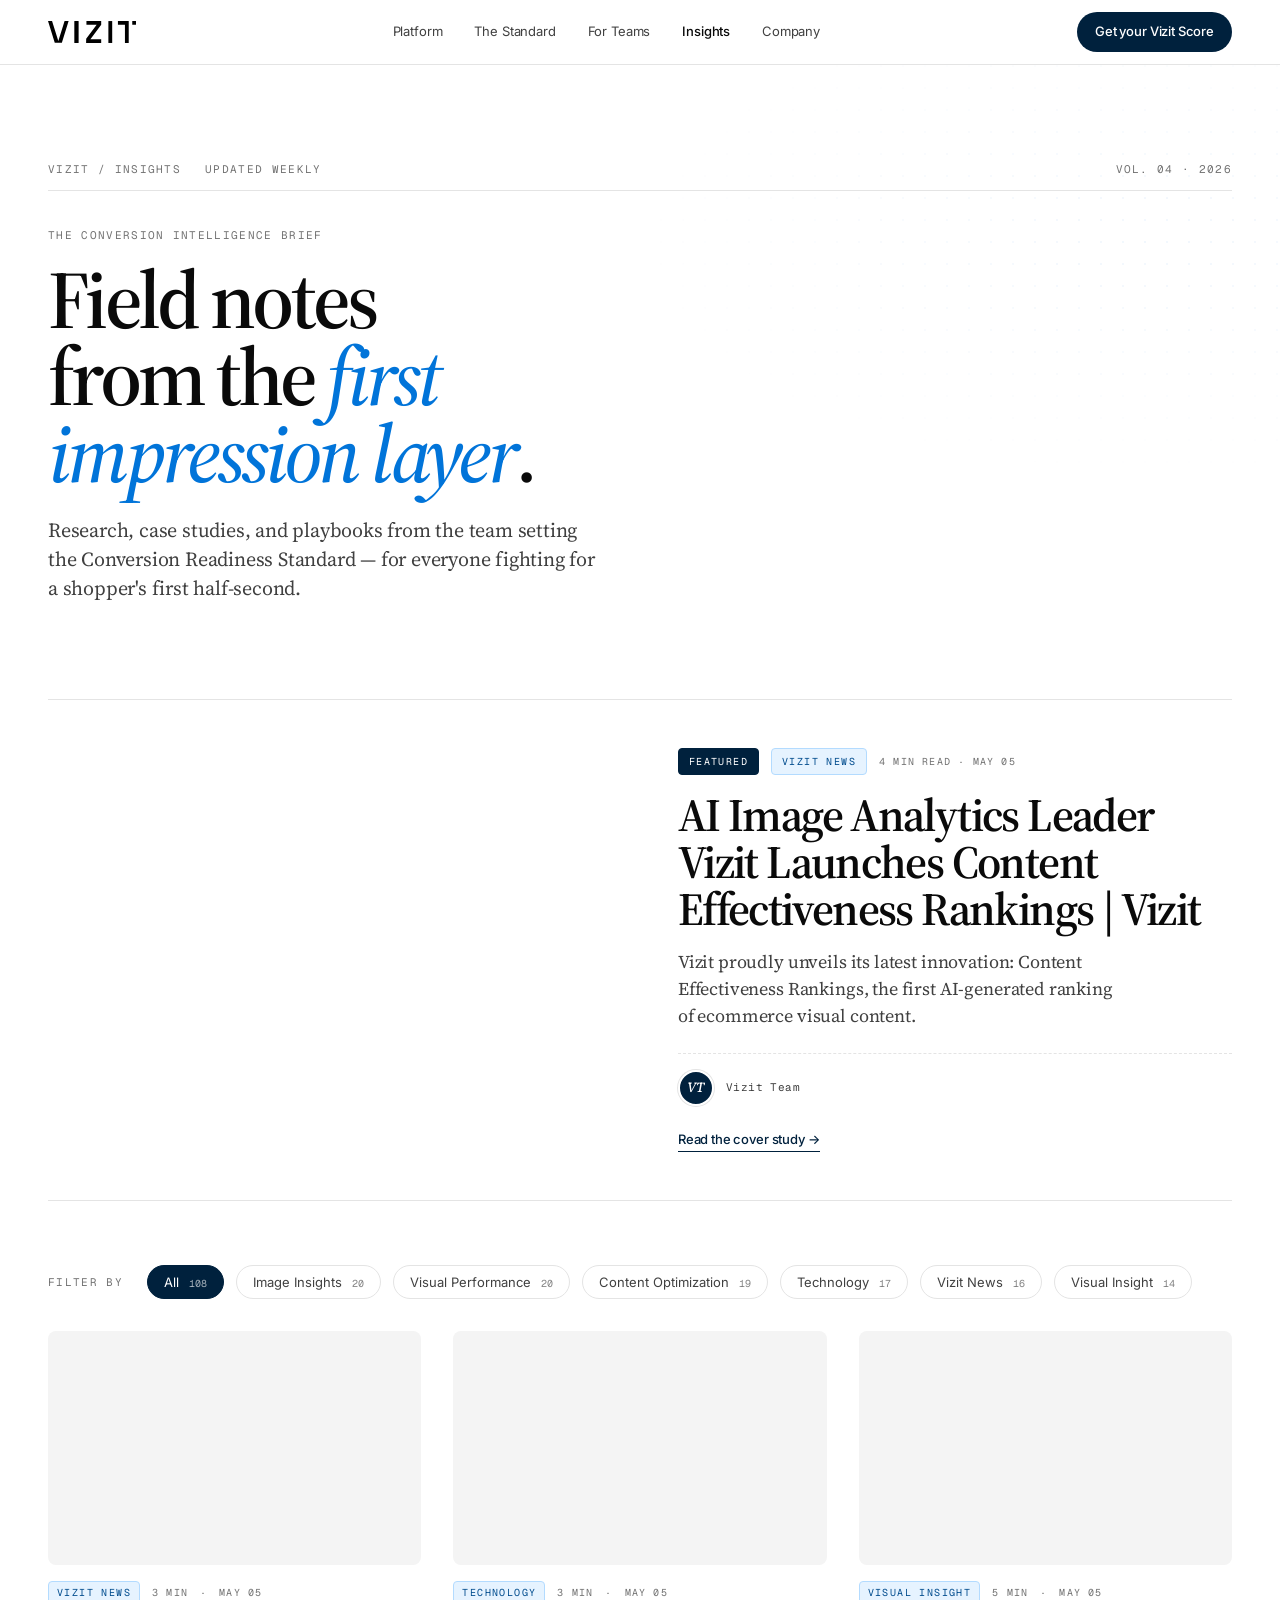
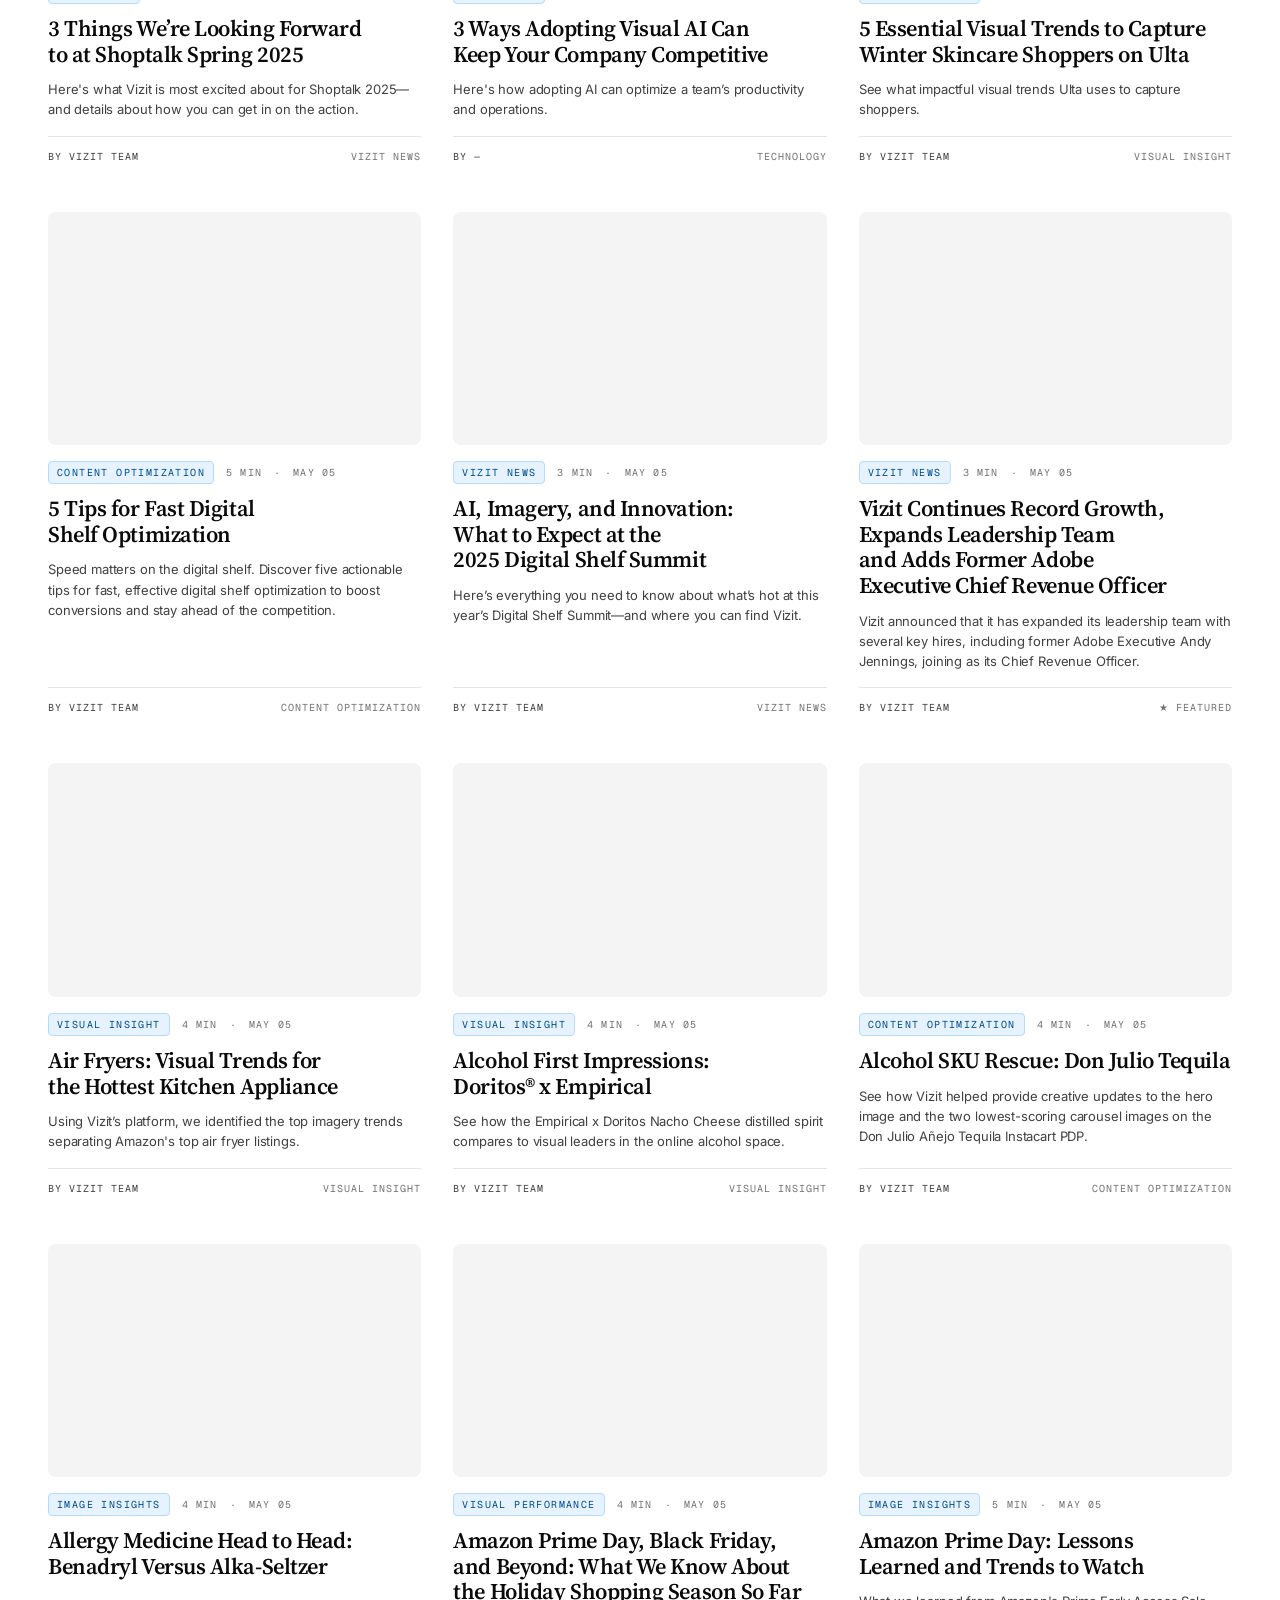
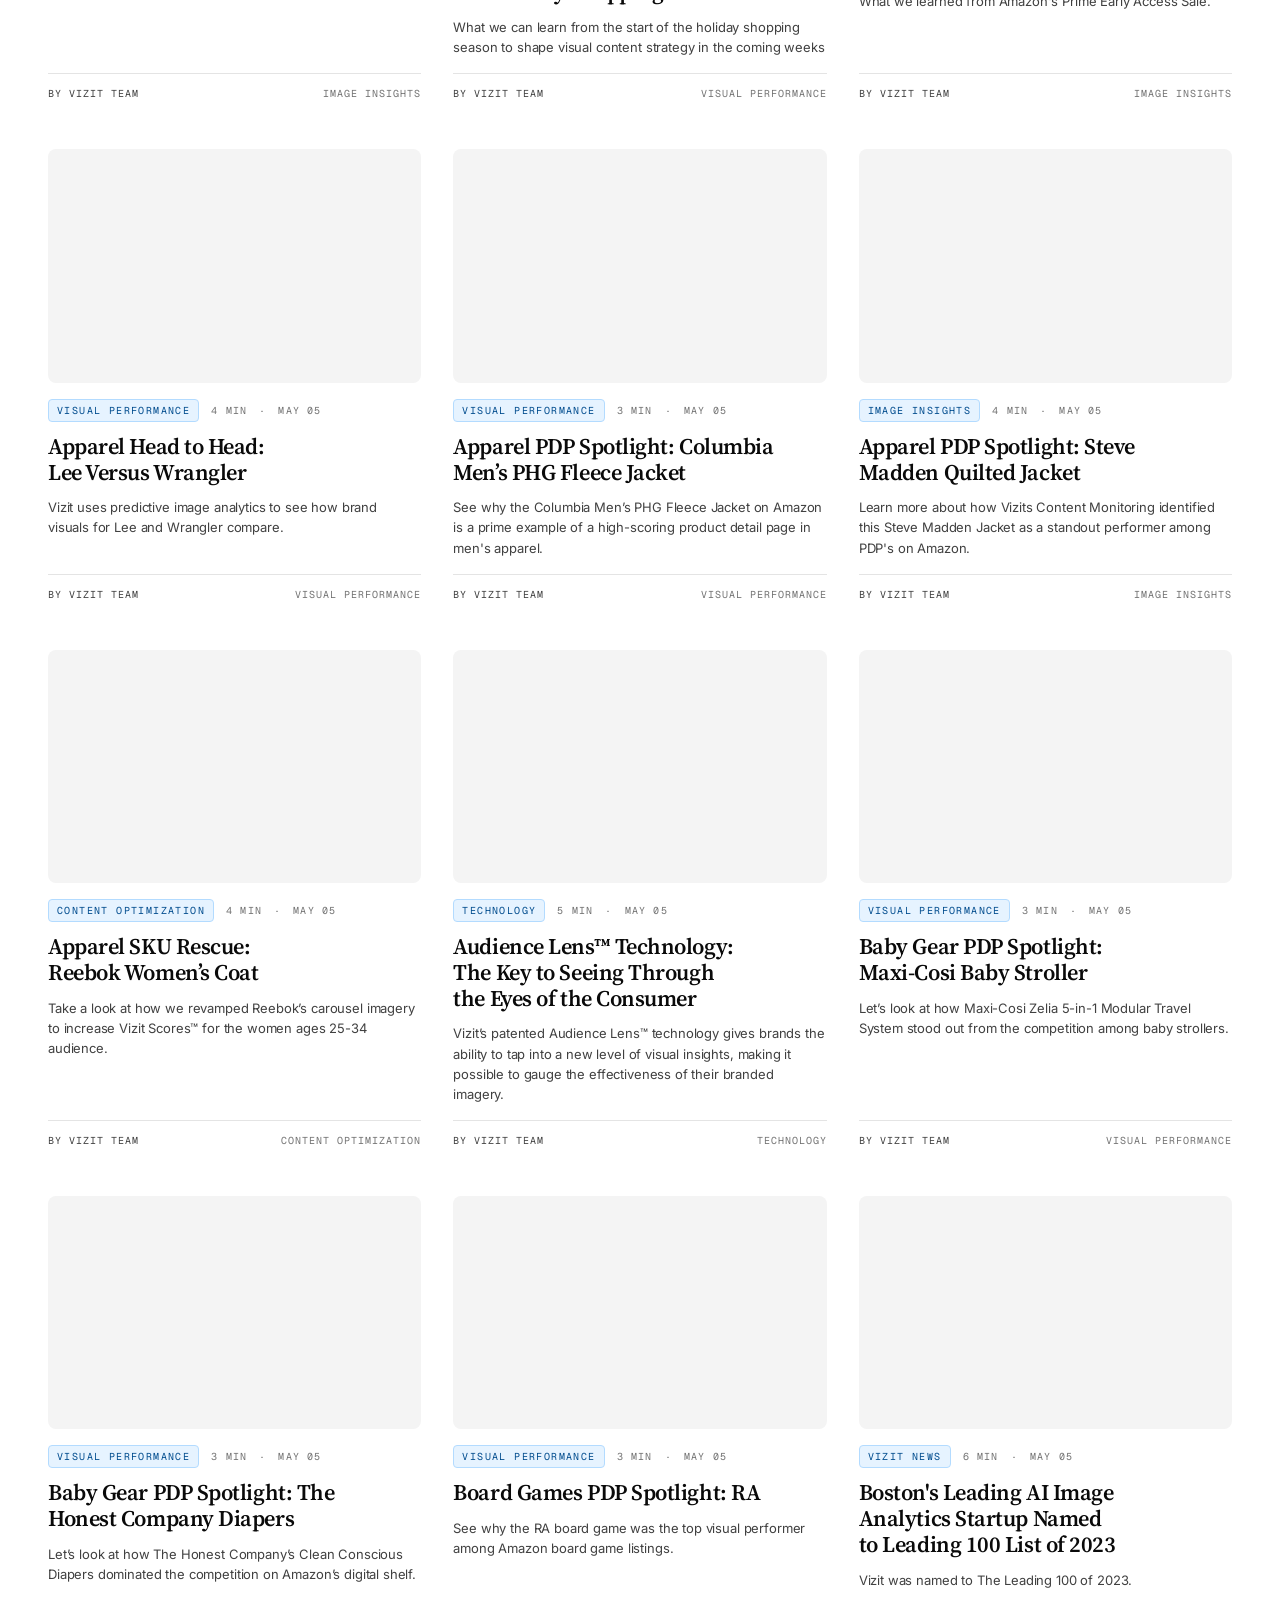
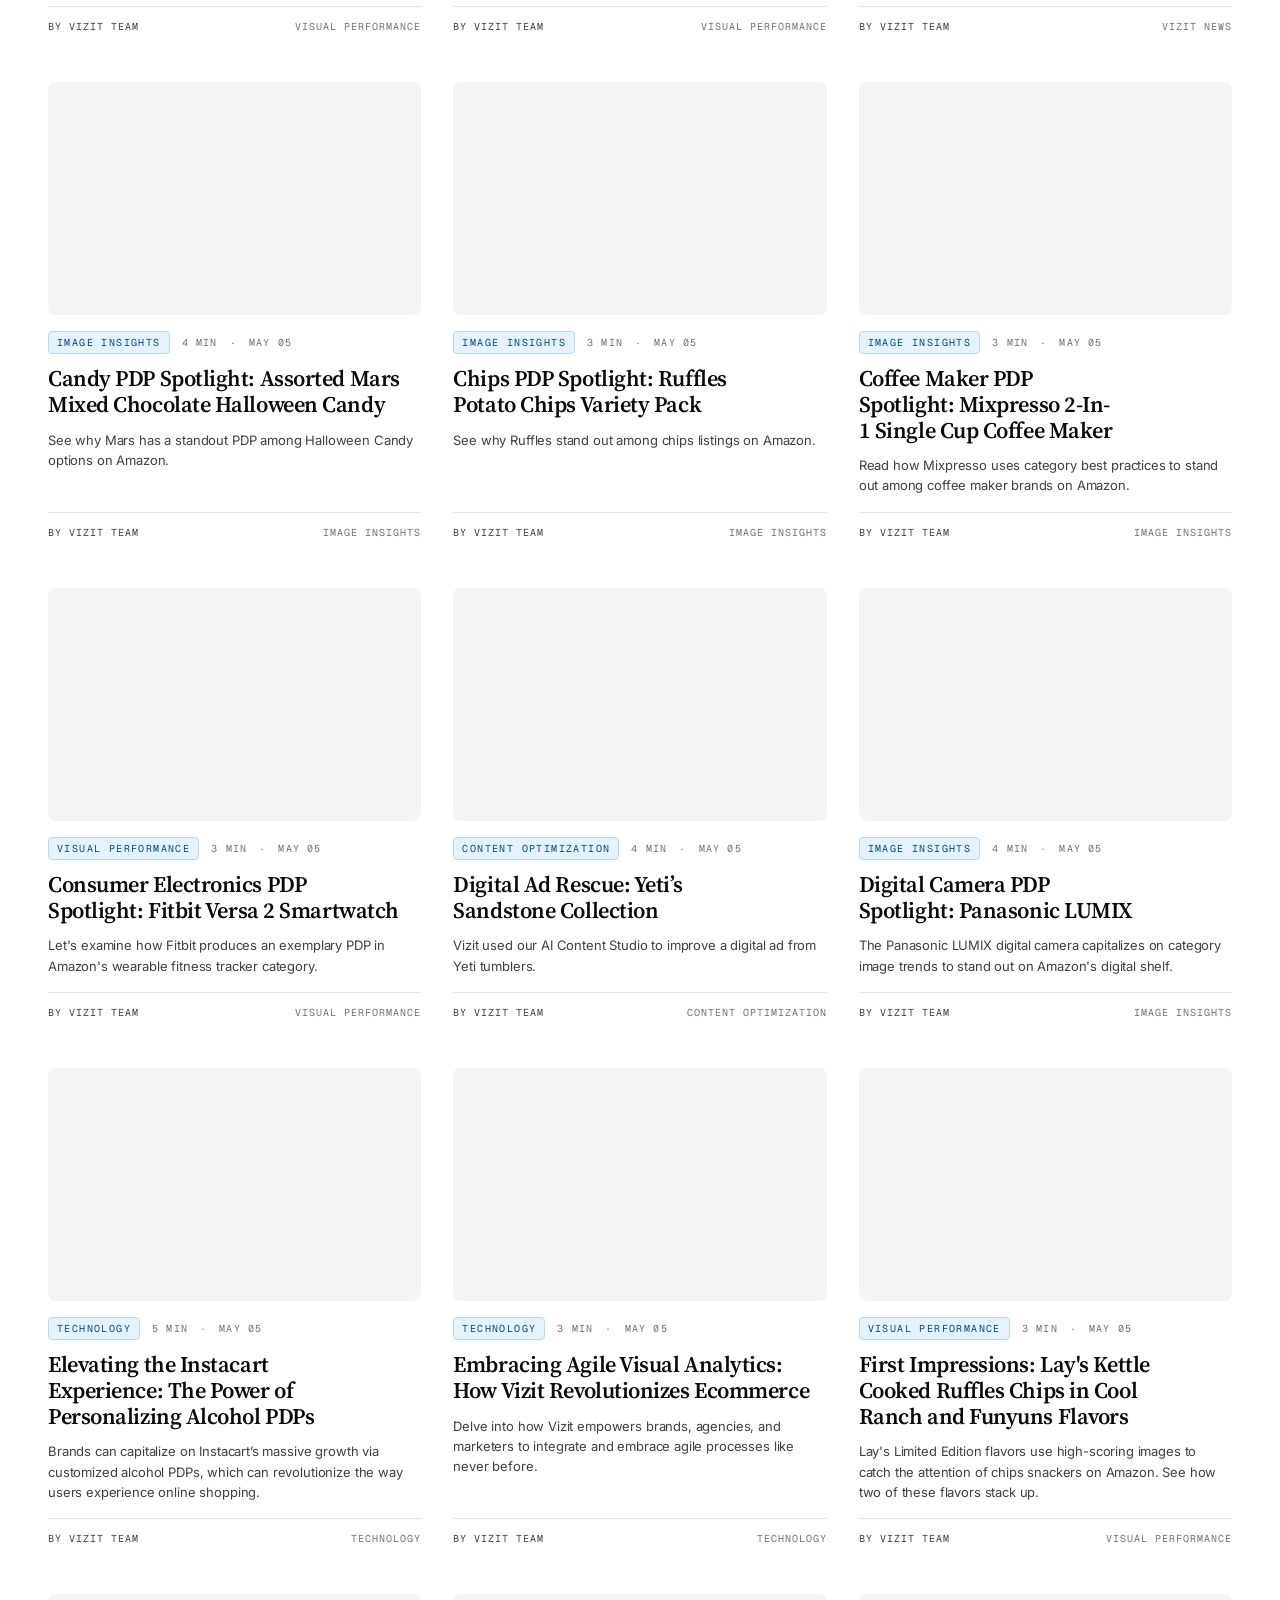
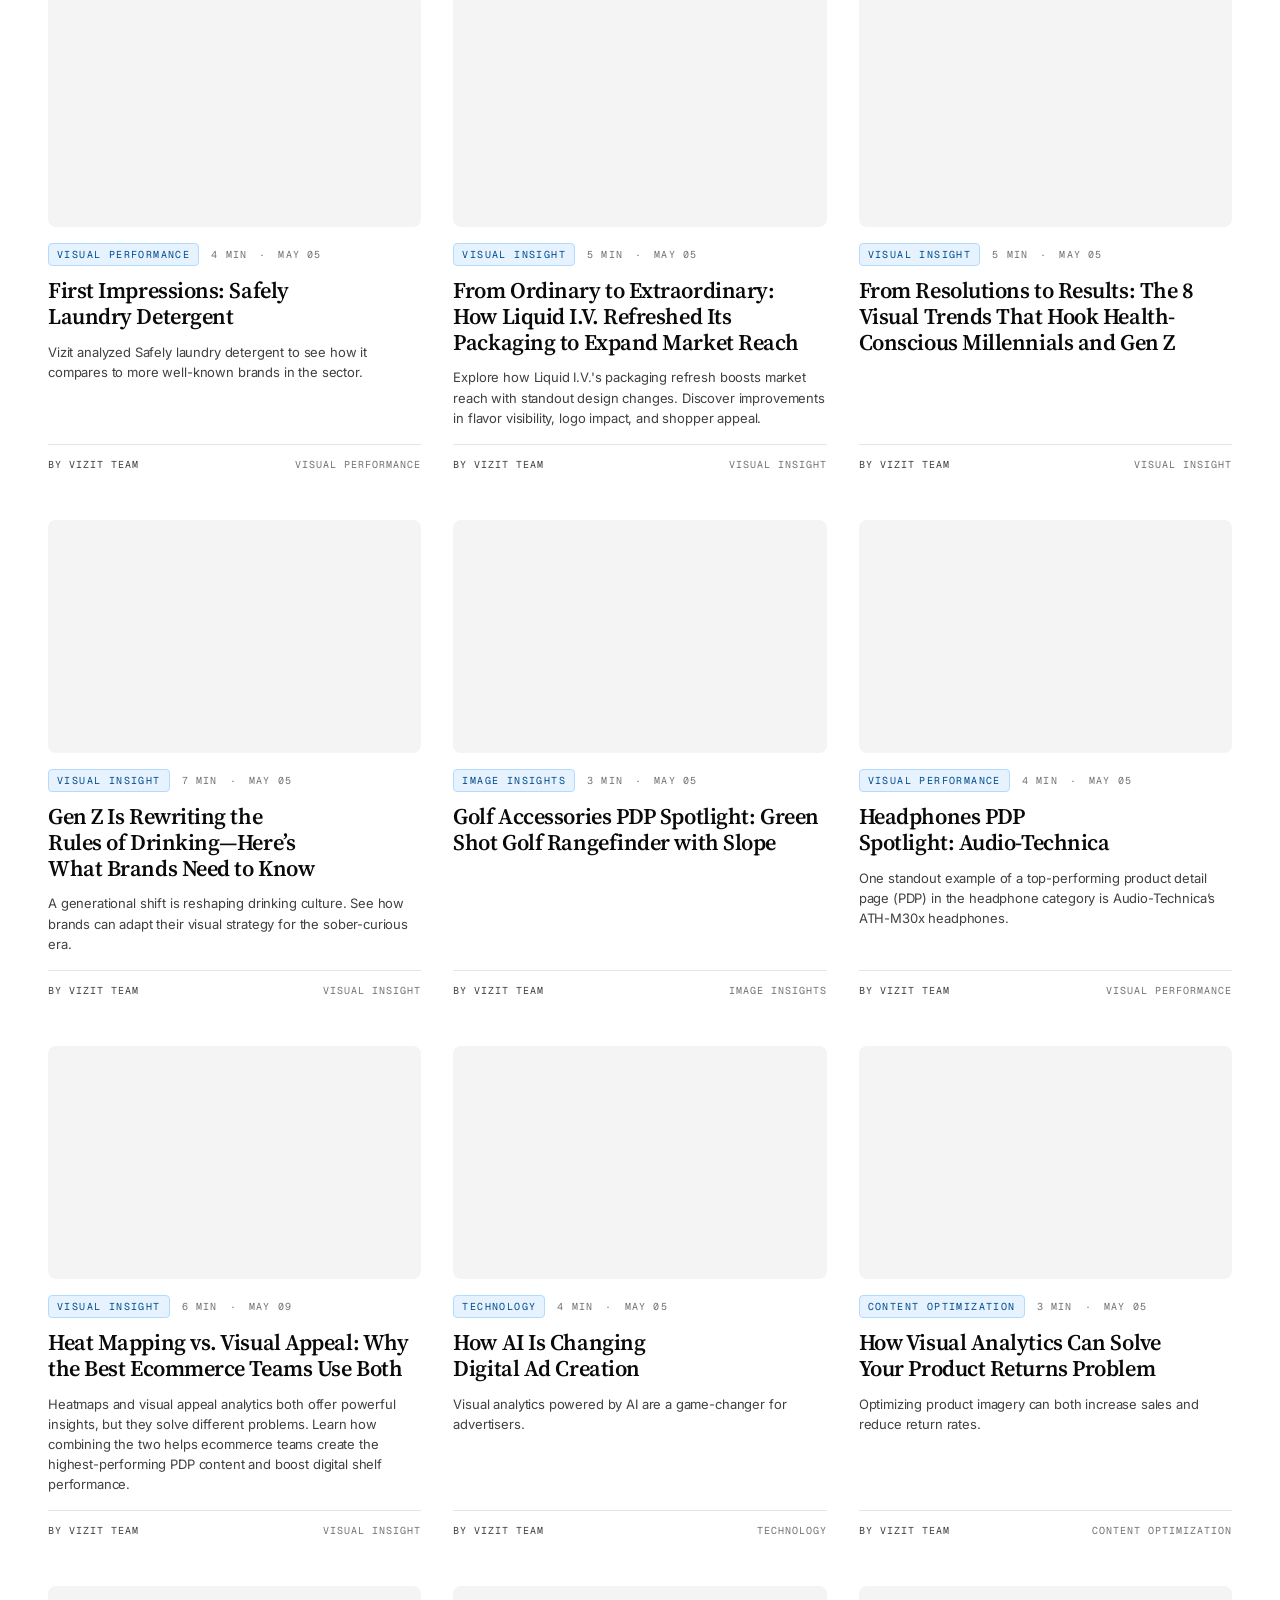
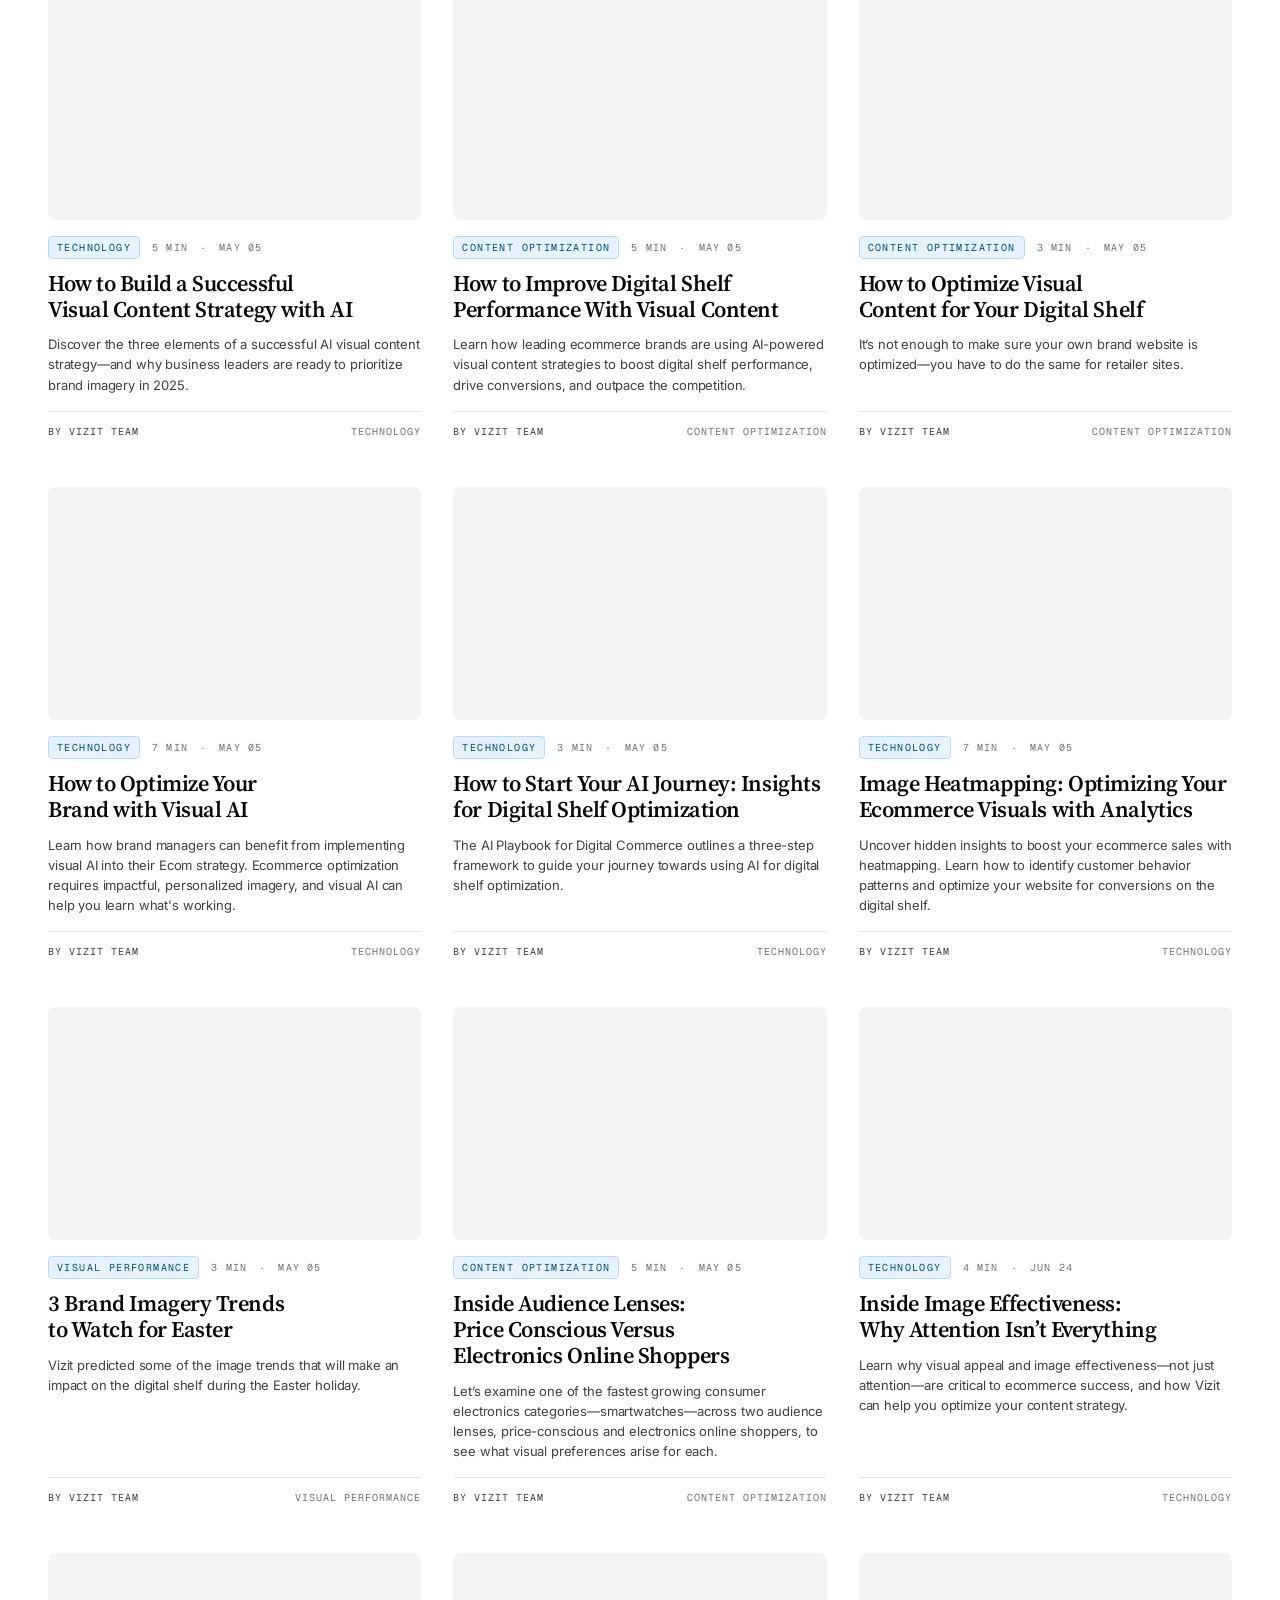
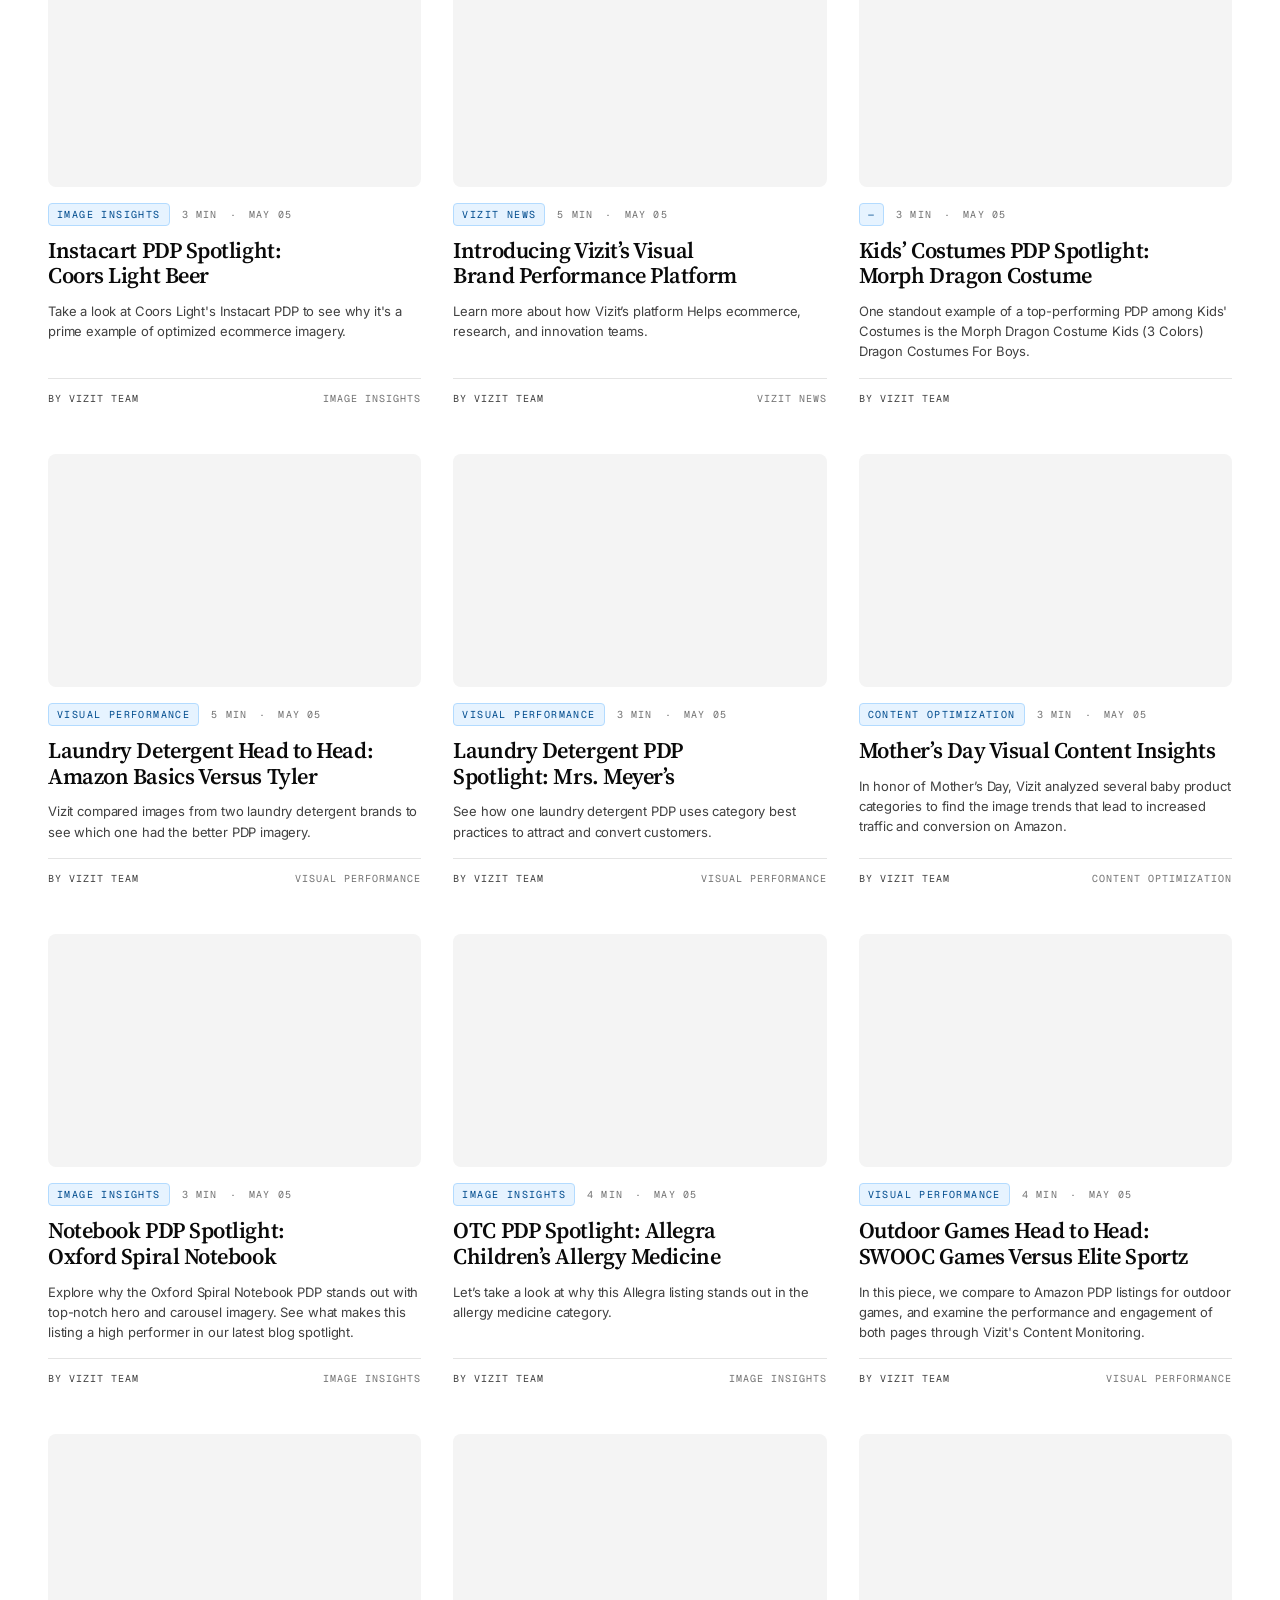
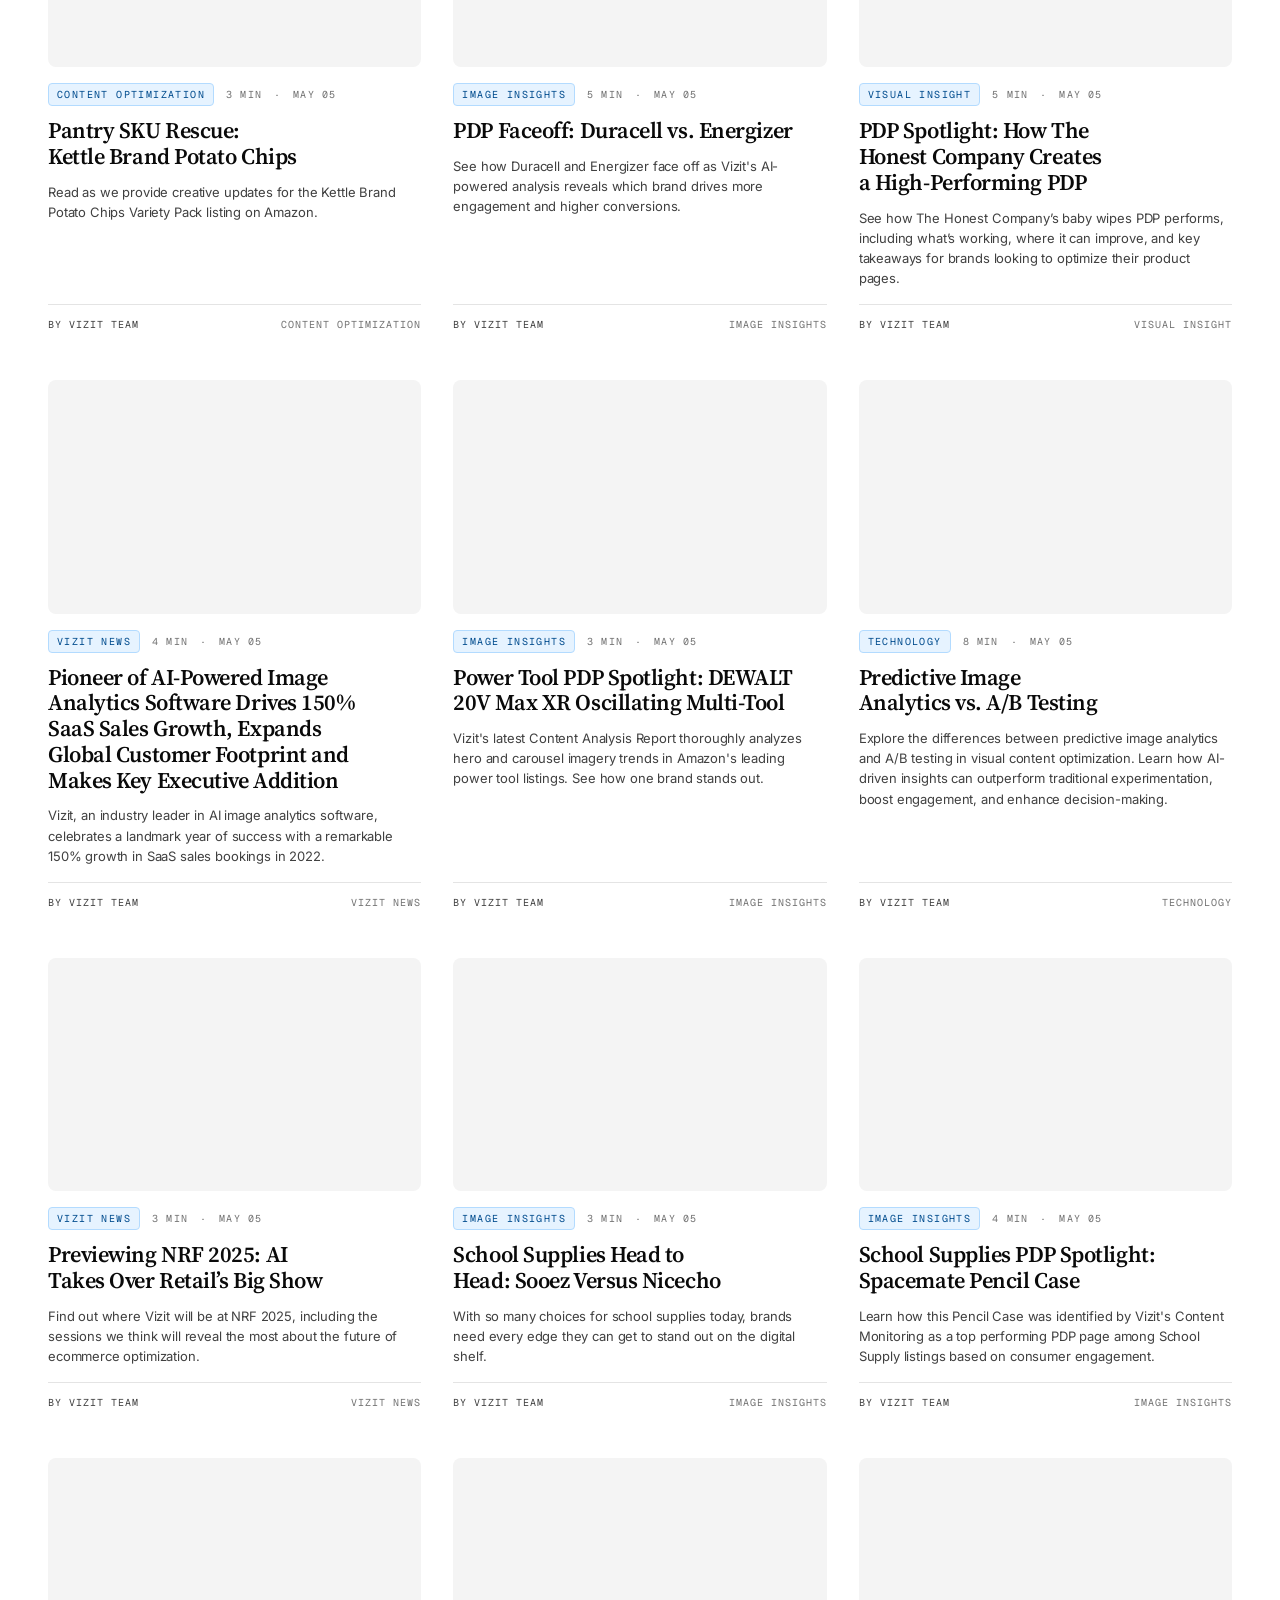
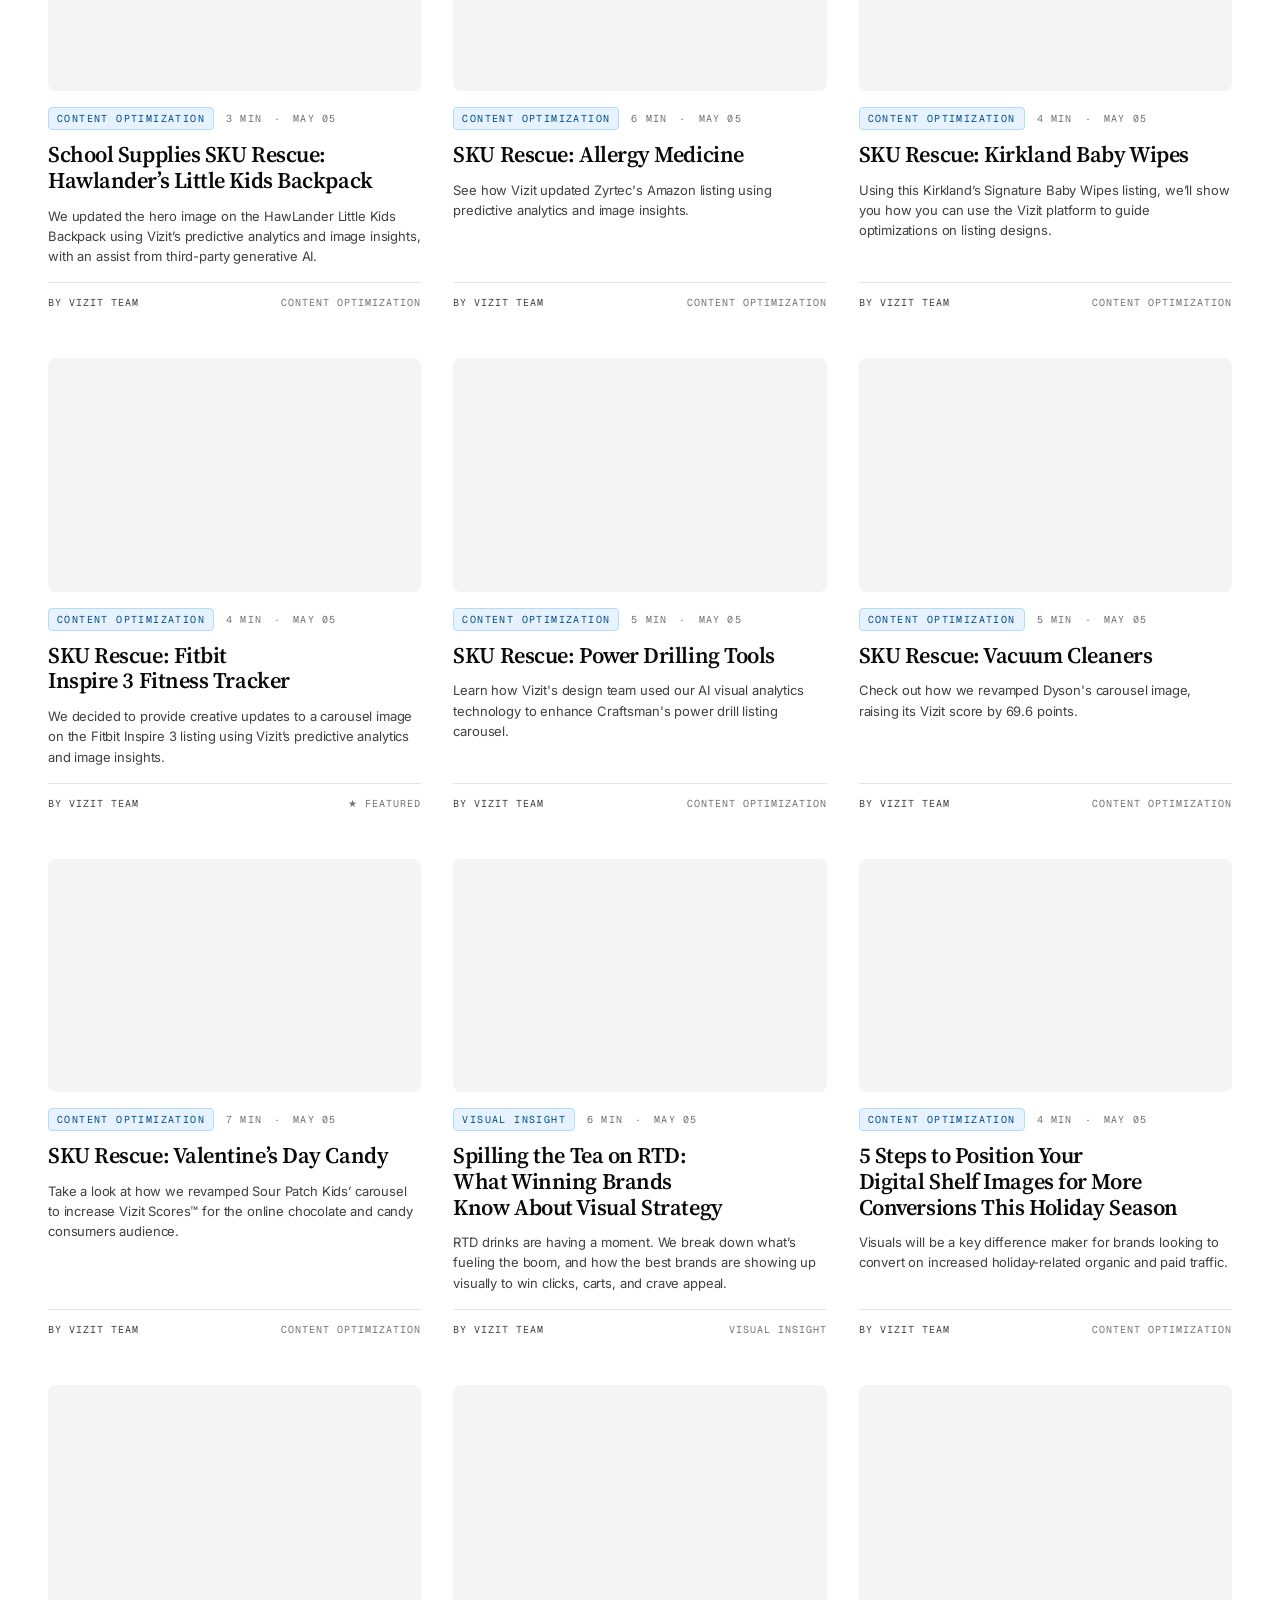
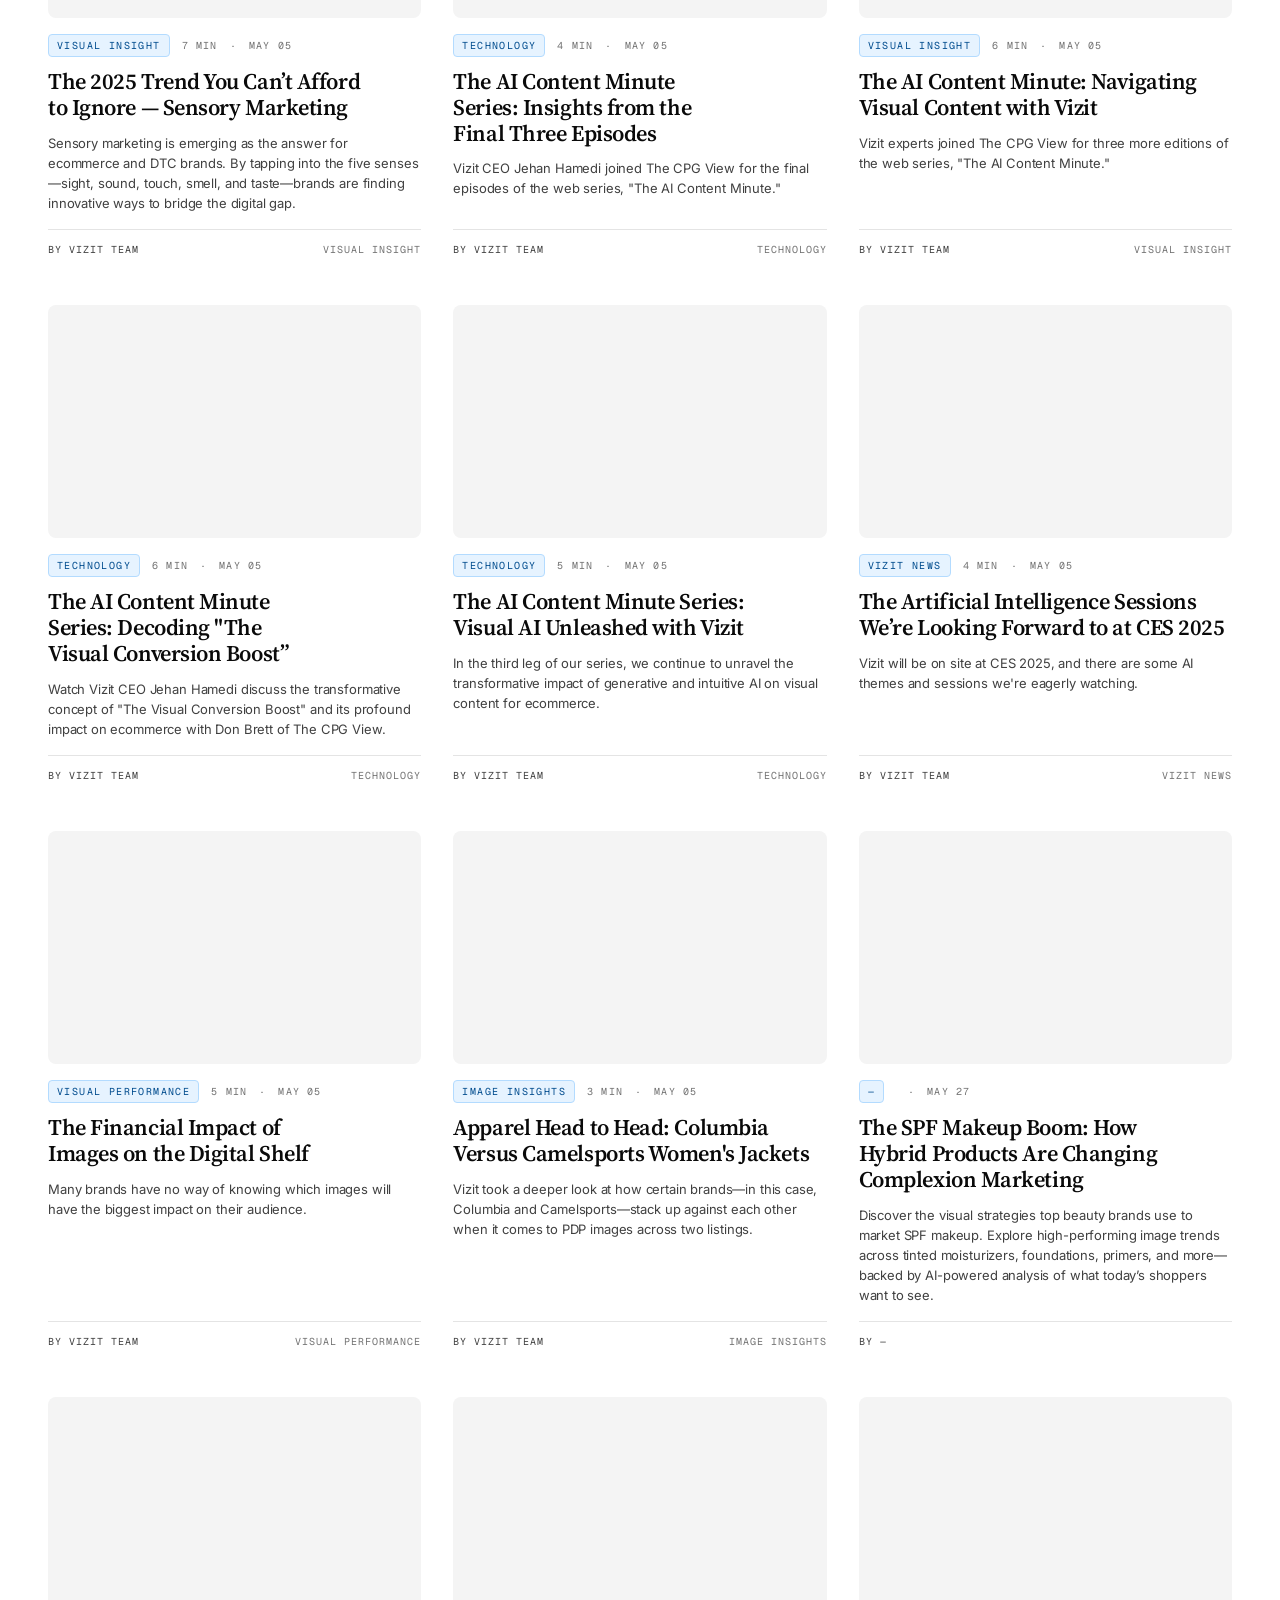
<file: blog.html>
<!DOCTYPE html>
<html lang="en">
<head>
<meta charset="UTF-8" />
<meta name="viewport" content="width=device-width, initial-scale=1.0" />
<title>Vizit | Conversion Intelligence Brief</title>
<meta name="description" content="Research, case studies, and playbooks on the first-impression layer of digital commerce — from the team behind the Conversion Readiness Standard." />
<link rel="stylesheet" href="colors_and_type.css" />
<style>
  * { box-sizing: border-box; }
  html, body { margin: 0; padding: 0; background: var(--bg); }
  a { color: inherit; text-decoration: none; }
  img { max-width: 100%; display: block; }

  /* ───────── Layout ───────── */
  .wrap { max-width: 1280px; margin: 0 auto; padding: 0 var(--space-7); }
  @media (max-width: 720px) { .wrap { padding: 0 var(--space-5); } }

  /* ───────── Nav (matches homepage) ───────── */
  .nav {
    position: sticky; top: 0; z-index: 100;
    background: rgba(255,255,255,0.88);
    backdrop-filter: saturate(140%) blur(14px);
    -webkit-backdrop-filter: saturate(140%) blur(14px);
    border-bottom: 1px solid var(--border);
  }
  .nav-inner { display: flex; align-items: center; justify-content: space-between; height: 64px; }
  .nav-logo { height: 22px; width: auto; }
  .nav-links { display: flex; gap: var(--space-6); font-size: var(--text-sm); color: var(--color-700); }
  .nav-links a:hover { color: var(--accent); }
  .nav-links a.current { color: var(--color-1000); font-weight: 500; }
  .nav-cta {
    background: var(--blue-1000); color: white;
    padding: 10px 18px; border-radius: var(--radius-full);
    font-size: var(--text-sm); font-weight: 500;
  }
  .nav-cta:hover { background: var(--blue-base); }
  @media (max-width: 860px) { .nav-links { display: none; } }

  /* ───────── Common ───────── */
  .eyebrow {
    font-family: var(--font-mono); font-size: var(--text-xs);
    text-transform: uppercase; letter-spacing: 0.12em; color: var(--muted);
    display: inline-flex; align-items: center; gap: var(--space-2);
  }
  .display {
    font-family: var(--font-display); font-weight: 600;
    line-height: 0.94; letter-spacing: -0.045em;
    font-size: clamp(2.75rem, 6.4vw, 5.5rem);
    margin: 0; text-wrap: balance;
  }
  .display em { font-style: italic; font-weight: 500; color: var(--accent); }
  .headline {
    font-family: var(--font-display); font-weight: 600;
    line-height: 1.02; letter-spacing: -0.035em;
    font-size: clamp(1.75rem, 3.2vw, 2.75rem);
    margin: 0; text-wrap: balance;
  }
  .headline em { font-style: italic; font-weight: 500; color: var(--accent); }
  .subhead {
    font-family: var(--font-display); font-size: 1.25rem; line-height: 1.45;
    color: var(--color-700); font-weight: 400; letter-spacing: -0.01em;
    max-width: 60ch; margin: 0;
  }

  /* ───────── Blog header ───────── */
  .blog-hero { padding: var(--space-9) 0 var(--space-7); position: relative; overflow: hidden; }
  .blog-hero::after {
    content: ""; position: absolute; inset: 0;
    background-image: radial-gradient(circle at 1px 1px, rgba(1,116,217,0.08) 1px, transparent 1.4px);
    background-size: 22px 22px;
    mask-image: radial-gradient(60% 60% at 90% 30%, black, transparent 70%);
    -webkit-mask-image: radial-gradient(60% 60% at 90% 30%, black, transparent 70%);
    opacity: 0.7; pointer-events: none;
  }
  .blog-hero .wrap { position: relative; z-index: 1; }
  .hero-meta {
    display: flex; justify-content: space-between; align-items: baseline;
    margin-bottom: var(--space-6); padding-bottom: var(--space-3);
    border-bottom: 1px solid var(--border);
    font-family: var(--font-mono); font-size: var(--text-xs);
    text-transform: uppercase; letter-spacing: 0.12em; color: var(--muted);
  }
  .hero-meta-l { display: flex; gap: var(--space-5); }
  .blog-hero h1 { max-width: 14ch; }
  .blog-hero .subhead { margin-top: var(--space-5); max-width: 56ch; }

  /* ───────── Featured article ───────── */
  .featured {
    margin-top: var(--space-7);
    display: grid; grid-template-columns: 1.05fr 1fr;
    gap: var(--space-7); align-items: stretch;
    border-top: 1px solid var(--border);
    border-bottom: 1px solid var(--border);
    padding: var(--space-7) 0;
  }
  @media (max-width: 900px) { .featured { grid-template-columns: 1fr; } }
  .featured-img {
    aspect-ratio: 16 / 11;
    border-radius: var(--radius-lg);
    overflow: hidden; position: relative;
    background: linear-gradient(135deg, var(--blue-1000), var(--blue-700));
  }
  .featured-img::before {
    content: ""; position: absolute; inset: 0;
    background:
      radial-gradient(50% 60% at 80% 20%, rgba(52,160,254,0.45), transparent 60%),
      radial-gradient(40% 40% at 10% 90%, rgba(255,255,255,0.10), transparent 60%);
  }
  .featured-img::after {
    content: ""; position: absolute; inset: 0;
    background-image:
      linear-gradient(rgba(255,255,255,0.06) 1px, transparent 1px),
      linear-gradient(90deg, rgba(255,255,255,0.06) 1px, transparent 1px);
    background-size: 36px 36px;
    mask-image: linear-gradient(135deg, black 30%, transparent 80%);
    -webkit-mask-image: linear-gradient(135deg, black 30%, transparent 80%);
  }
  .featured-img-label {
    position: absolute; left: 24px; bottom: 24px;
    font-family: var(--font-mono); font-size: 10px;
    text-transform: uppercase; letter-spacing: 0.14em;
    color: rgba(255,255,255,0.65);
    display: flex; align-items: center; gap: 8px;
  }
  .featured-img-label::before {
    content: ""; width: 8px; height: 8px; border-radius: 50%;
    background: var(--blue-300); box-shadow: 0 0 0 4px rgba(52,160,254,0.18);
  }
  .featured-img .score-stamp {
    position: absolute; top: 24px; right: 24px;
    background: rgba(255,255,255,0.10);
    border: 1px solid rgba(255,255,255,0.22);
    border-radius: var(--radius-full);
    padding: 6px 14px;
    font-family: var(--font-mono); font-size: 10px;
    text-transform: uppercase; letter-spacing: 0.14em;
    color: white;
    backdrop-filter: blur(6px);
  }
  .featured-body { display: flex; flex-direction: column; justify-content: center; }
  .featured-tag {
    display: inline-flex; gap: var(--space-3); align-items: center;
    margin-bottom: var(--space-4);
  }
  .pill {
    font-family: var(--font-mono); font-size: 10px;
    text-transform: uppercase; letter-spacing: 0.14em;
    padding: 5px 10px; border-radius: var(--radius-sm);
    background: var(--blue-0); color: var(--blue-600);
    border: 1px solid var(--blue-100);
  }
  .pill.featured-pill { background: var(--blue-1000); color: white; border-color: var(--blue-1000); }
  .featured-meta {
    font-family: var(--font-mono); font-size: 10px;
    text-transform: uppercase; letter-spacing: 0.12em;
    color: var(--muted);
  }
  .featured-body h2 {
    font-family: var(--font-display); font-weight: 600;
    line-height: 1.02; letter-spacing: -0.035em;
    font-size: clamp(2rem, 3.6vw, 3rem);
    margin: 0 0 var(--space-4); text-wrap: balance;
  }
  .featured-body h2 em { font-style: italic; font-weight: 500; color: var(--accent); }
  .featured-excerpt {
    font-family: var(--font-display); font-size: 1.125rem; line-height: 1.5;
    color: var(--color-700); margin: 0 0 var(--space-5);
    max-width: 50ch;
  }
  .author-row {
    display: flex; align-items: center; gap: var(--space-3);
    margin-bottom: var(--space-5);
    padding-top: var(--space-4); border-top: 1px dashed var(--border);
  }
  .avatar {
    width: 36px; height: 36px; border-radius: 50%;
    background: var(--blue-1000); color: white;
    display: flex; align-items: center; justify-content: center;
    font-family: var(--font-display); font-style: italic;
    font-size: 14px; font-weight: 500;
    border: 2px solid white; box-shadow: 0 0 0 1px var(--border);
  }
  .author-meta {
    font-family: var(--font-mono); font-size: 11px;
    color: var(--color-700); letter-spacing: 0.04em;
    display: flex; flex-direction: column; gap: 2px;
  }
  .author-meta .role { color: var(--muted); font-size: 10px; text-transform: uppercase; letter-spacing: 0.12em; }
  .read-link {
    display: inline-flex; align-items: center; gap: 10px;
    font-family: var(--font-sans); font-size: var(--text-sm);
    font-weight: 500; color: var(--blue-1000);
    border-bottom: 1px solid currentColor;
    align-self: flex-start;
    padding-bottom: 2px;
    transition: gap 220ms var(--ease), color 220ms var(--ease);
  }
  .read-link:hover { gap: 18px; color: var(--accent); }

  /* ───────── Filter chips ───────── */
  .filters {
    display: flex; align-items: center; gap: var(--space-3);
    flex-wrap: wrap;
    margin: var(--space-8) 0 var(--space-6);
  }
  .filters-label {
    font-family: var(--font-mono); font-size: var(--text-xs);
    text-transform: uppercase; letter-spacing: 0.12em;
    color: var(--muted); margin-right: var(--space-3);
  }
  .chip {
    font-family: var(--font-sans); font-size: var(--text-sm);
    padding: 8px 16px; border-radius: var(--radius-full);
    border: 1px solid var(--border);
    background: white; color: var(--color-700);
    cursor: pointer;
    transition: all 220ms var(--ease);
  }
  .chip:hover { border-color: var(--blue-300); color: var(--blue-base); }
  .chip.active {
    background: var(--blue-1000); color: white; border-color: var(--blue-1000);
  }
  .chip .count {
    font-family: var(--font-mono); font-size: 10px;
    margin-left: 6px; opacity: 0.65;
  }

  /* ───────── Card grid ───────── */
  .grid {
    display: grid; grid-template-columns: repeat(3, 1fr);
    gap: var(--space-7) var(--space-6);
    padding-bottom: var(--space-10);
  }
  @media (max-width: 980px) { .grid { grid-template-columns: repeat(2, 1fr); } }
  @media (max-width: 640px)  { .grid { grid-template-columns: 1fr; } }

  .card {
    display: flex; flex-direction: column;
    cursor: pointer;
    transition: transform 320ms var(--ease);
  }
  .card:hover { transform: translateY(-4px); }
  .card-img {
    aspect-ratio: 16 / 10;
    border-radius: var(--radius-md);
    overflow: hidden; position: relative;
    background: var(--color-100);
    margin-bottom: var(--space-4);
  }
  .card:hover .card-img { box-shadow: 0 20px 40px -20px rgba(0,33,61,0.25); }
  .card-img::before {
    content: ""; position: absolute; inset: 0;
    transition: transform 600ms var(--ease);
  }
  .card:hover .card-img::before { transform: scale(1.04); }

  /* When real images are provided (from CSV / store), drop the placeholder gradients */
  .featured-img.has-hero::before,
  .featured-img.has-hero::after { display: none; }
  .card-img.has-thumb::before,
  .card-img.has-thumb::after { display: none; }
  .card-img.has-thumb { background-color: var(--color-100); }

  /* Category-tinted thumbnails — abstract patterns, no faked imagery */
  .ti-research::before {
    background:
      radial-gradient(60% 60% at 70% 30%, rgba(1,116,217,0.35), transparent 60%),
      linear-gradient(135deg, var(--blue-0), white);
  }
  .ti-research::after {
    content: ""; position: absolute; inset: 0;
    background-image:
      linear-gradient(var(--blue-100) 1px, transparent 1px),
      linear-gradient(90deg, var(--blue-100) 1px, transparent 1px);
    background-size: 24px 24px;
    opacity: 0.5;
    mask-image: radial-gradient(50% 50% at 30% 70%, black, transparent 80%);
    -webkit-mask-image: radial-gradient(50% 50% at 30% 70%, black, transparent 80%);
  }
  .ti-case::before {
    background:
      radial-gradient(50% 60% at 30% 50%, rgba(46,181,115,0.30), transparent 60%),
      linear-gradient(135deg, #eef9f1, white);
  }
  .ti-product::before {
    background:
      radial-gradient(60% 60% at 50% 50%, rgba(1,116,217,0.18), transparent 70%),
      linear-gradient(135deg, var(--color-50), white);
  }
  .ti-playbook::before {
    background:
      linear-gradient(135deg, var(--blue-1000), var(--blue-700));
  }
  .ti-playbook::after {
    content: ""; position: absolute; inset: 0;
    background:
      radial-gradient(40% 40% at 80% 20%, rgba(52,160,254,0.55), transparent 60%);
  }
  .ti-industry::before {
    background:
      linear-gradient(135deg, #fef4e6, white);
  }
  .ti-industry::after {
    content: ""; position: absolute; inset: 0;
    background-image: repeating-linear-gradient(45deg, rgba(217, 119, 6, 0.18) 0 1px, transparent 1px 14px);
  }

  .card-thumb-mark {
    position: absolute; left: 16px; bottom: 14px;
    font-family: var(--font-mono); font-size: 10px;
    text-transform: uppercase; letter-spacing: 0.14em;
    color: var(--color-900); opacity: 0.7;
    z-index: 2;
  }
  .ti-playbook .card-thumb-mark { color: rgba(255,255,255,0.75); }
  .card-thumb-num {
    position: absolute; top: 14px; right: 16px;
    font-family: var(--font-display); font-style: italic; font-weight: 500;
    font-size: 26px; line-height: 1; color: var(--color-900);
    opacity: 0.55; z-index: 2;
  }
  .ti-playbook .card-thumb-num { color: white; opacity: 0.7; }

  .card-meta {
    display: flex; align-items: center; gap: var(--space-3);
    margin-bottom: var(--space-3);
    font-family: var(--font-mono); font-size: 10px;
    text-transform: uppercase; letter-spacing: 0.12em;
    color: var(--muted);
  }
  .card-meta .pill { padding: 3px 8px; }
  .card h3 {
    font-family: var(--font-display); font-weight: 600;
    line-height: 1.15; letter-spacing: -0.02em;
    font-size: 1.4rem;
    margin: 0 0 var(--space-3);
    color: var(--color-1000);
    text-wrap: balance;
  }
  .card:hover h3 { color: var(--accent); }
  .card p {
    font-size: var(--text-sm); line-height: 1.55;
    color: var(--color-700); margin: 0 0 var(--space-4);
  }
  .card-foot {
    margin-top: auto;
    display: flex; justify-content: space-between; align-items: center;
    padding-top: var(--space-3);
    border-top: 1px solid var(--border);
    font-family: var(--font-mono); font-size: 10px;
    text-transform: uppercase; letter-spacing: 0.1em;
    color: var(--muted);
  }
  .card-foot .author { color: var(--color-700); }

  /* ───────── Newsletter strip ───────── */
  .newsletter {
    background: var(--blue-1000); color: white;
    padding: var(--space-9) 0; position: relative; overflow: hidden;
  }
  .newsletter::before {
    content: ""; position: absolute; inset: 0;
    background: radial-gradient(50% 70% at 100% 0%, rgba(52,160,254,0.30), transparent 60%);
    pointer-events: none;
  }
  .newsletter .wrap { position: relative; z-index: 1; display: grid; grid-template-columns: 1fr 1fr; gap: var(--space-8); align-items: center; }
  @media (max-width: 800px) { .newsletter .wrap { grid-template-columns: 1fr; } }
  .newsletter .eyebrow { color: var(--blue-200); }
  .newsletter h2 { font-family: var(--font-display); font-weight: 600; font-size: clamp(2rem, 3.2vw, 2.75rem); line-height: 1.02; letter-spacing: -0.035em; margin: var(--space-3) 0 0; max-width: 18ch; }
  .newsletter h2 em { font-style: italic; font-weight: 500; color: var(--blue-300); }
  .newsletter form {
    display: flex; gap: var(--space-3); padding: 8px;
    background: rgba(255,255,255,0.06);
    border: 1px solid rgba(255,255,255,0.16);
    border-radius: var(--radius-full);
    backdrop-filter: blur(4px);
  }
  .newsletter input {
    flex: 1; background: transparent; border: 0; outline: 0;
    color: white; font-family: var(--font-sans); font-size: var(--text-base);
    padding: 0 var(--space-4);
  }
  .newsletter input::placeholder { color: rgba(255,255,255,0.45); }
  .newsletter button {
    background: white; color: var(--blue-1000); border: 0;
    border-radius: var(--radius-full);
    padding: 12px 22px; font-family: var(--font-sans); font-weight: 500;
    font-size: var(--text-sm); cursor: pointer;
    transition: background 240ms var(--ease), color 240ms var(--ease);
  }
  .newsletter button:hover { background: var(--blue-300); color: var(--blue-1000); }
  .newsletter .note {
    font-family: var(--font-mono); font-size: 11px;
    color: var(--blue-200); margin-top: var(--space-3);
    letter-spacing: 0.04em;
  }

  /* ───────── Footer (matches homepage) ───────── */
  .foot {
    background: var(--color-50);
    padding: var(--space-9) 0 var(--space-7);
    border-top: 1px solid var(--border);
  }
  .foot-meta {
    margin-top: var(--space-7);
    padding-top: var(--space-5);
    border-top: 1px solid var(--border);
    display: flex; justify-content: space-between; align-items: center;
    gap: var(--space-5); flex-wrap: wrap;
    font-family: var(--font-mono); font-size: var(--text-xs);
    color: var(--muted);
    text-transform: uppercase; letter-spacing: 0.1em;
  }
  .foot-logo { height: 22px; width: auto; }
  .foot-logo[src*="white"] { filter: invert(1); }
  .foot-links { display: flex; gap: var(--space-5); }
  .foot-links a:hover { color: var(--accent); }
  .foot-headline {
    font-family: var(--font-display); font-weight: 600;
    line-height: 1.02; letter-spacing: -0.035em;
    font-size: clamp(2rem, 4vw, 3.25rem);
    margin: 0 0 var(--space-5);
    max-width: 18ch;
  }
  .foot-headline em { font-style: italic; font-weight: 500; color: var(--accent); }
</style>
</head>
<body>

<!-- NAV -->
<nav class="nav">
  <div class="wrap nav-inner">
    <a href="index.html" aria-label="Vizit">
      <img class="nav-logo" src="assets/logo-black.svg" alt="Vizit — AI Conversion Intelligence Platform" />
    </a>
    <div class="nav-links">
      <a href="index.html#platform">Platform</a>
      <a href="index.html#standard">The Standard</a>
      <a href="index.html#teams">For Teams</a>
      <a href="blog.html" class="current">Insights</a>
      <a href="index.html#faq">Company</a>
    </div>
    <a href="index.html#calc" class="nav-cta">Get your Vizit Score</a>
  </div>
</nav>

<!-- HEADER -->
<header class="blog-hero">
  <div class="wrap">
    <div class="hero-meta">
      <div class="hero-meta-l">
        <span>Vizit / Insights</span>
        <span>Updated weekly</span>
      </div>
      <div>Vol. 04 · 2026</div>
    </div>
    <span class="eyebrow">The Conversion Intelligence brief</span>
    <h1 class="display" style="margin-top: var(--space-4);">
      Field notes from the <em>first impression layer</em>.
    </h1>
    <p class="subhead">
      Research, case studies, and playbooks from the team setting the Conversion Readiness Standard — for everyone fighting for a shopper's first half-second.
    </p>
  </div>
</header>

<!-- FEATURED -->
<section class="wrap">
  <article class="featured" id="featured" data-href="blog-article.html">
    <div class="featured-img">
      <span class="score-stamp">Vizit Score · 92</span>
      <span class="featured-img-label">Cover study · Conversion Readiness Standard</span>
    </div>
    <div class="featured-body">
      <div class="featured-tag">
        <span class="pill featured-pill">Featured</span>
        <span class="pill">Research</span>
        <span class="featured-meta">12 min read · Mar 04, 2026</span>
      </div>
      <h2>How we built the <em>Conversion Readiness Standard</em> — and why every CPG catalog now scores against it.</h2>
      <p class="featured-excerpt">
        Three years, 100M+ images, 10T+ commerce signals. The story of the benchmark behind every Vizit Score — what we measured, what we threw out, and why a single number now decides whether content ships.
      </p>
      <div class="author-row">
        <div class="avatar" style="background: var(--blue-1000)">EC</div>
        <div class="avatar" style="background: var(--blue-base); margin-left: -16px">JR</div>
        <div class="author-meta">
          <span>Elena Choi &amp; Jordan Reyes</span>
          <span class="role">Head of Research · Principal Researcher</span>
        </div>
      </div>
      <a class="read-link" href="blog-article.html">Read the cover study →</a>
    </div>
  </article>
</section>

<!-- FILTERS -->
<section class="wrap">
  <div class="filters" id="filters">
    <span class="filters-label">Filter by</span>
    <button class="chip active" data-cat="all">All <span class="count">24</span></button>
    <button class="chip" data-cat="research">Research <span class="count">9</span></button>
    <button class="chip" data-cat="case">Case studies <span class="count">5</span></button>
    <button class="chip" data-cat="product">Product <span class="count">4</span></button>
    <button class="chip" data-cat="playbook">Playbooks <span class="count">4</span></button>
    <button class="chip" data-cat="industry">Industry <span class="count">2</span></button>
  </div>
</section>

<!-- GRID -->
<section class="wrap">
  <div class="grid" id="grid">

    <a class="card" data-cat="case" href="blog-article.html">
      <div class="card-img ti-case">
        <span class="card-thumb-num">+30</span>
        <span class="card-thumb-mark">Case · Mars Petcare</span>
      </div>
      <div class="card-meta">
        <span class="pill">Case study</span>
        <span>6 min</span>
        <span>·</span>
        <span>Feb 27, 2026</span>
      </div>
      <h3>Inside Mars Petcare's +30% conversion lift on optimized SKUs.</h3>
      <p>Why a small handful of pack-front visual cues moved double-digit conversion — and how the team built a repeatable workflow around them.</p>
      <div class="card-foot">
        <span class="author">By Priya Shah</span>
        <span>Score · 89</span>
      </div>
    </a>

    <a class="card" data-cat="research" href="blog-article.html">
      <div class="card-img ti-research">
        <span class="card-thumb-num">500ms</span>
        <span class="card-thumb-mark">Research · Eye-tracking</span>
      </div>
      <div class="card-meta">
        <span class="pill">Research</span>
        <span>8 min</span>
        <span>·</span>
        <span>Feb 21, 2026</span>
      </div>
      <h3>Why mobile heroes lose 23% of shoppers in the first half-second.</h3>
      <p>An eye-tracking study across 14,800 shoppers and 6 categories reveals the exact frame where attention collapses — and how to hold it.</p>
      <div class="card-foot">
        <span class="author">By Elena Choi</span>
        <span>Score · 86</span>
      </div>
    </a>

    <a class="card" data-cat="playbook" href="blog-article.html">
      <div class="card-img ti-playbook">
        <span class="card-thumb-num">01</span>
        <span class="card-thumb-mark">Playbook · Pre-flight</span>
      </div>
      <div class="card-meta">
        <span class="pill">Playbook</span>
        <span>7 min</span>
        <span>·</span>
        <span>Feb 14, 2026</span>
      </div>
      <h3>Retail media pre-flight: stop spending on images that won't convert.</h3>
      <p>A five-step pre-flight your creative ops team can run before a single dollar of media is committed — and the score thresholds that signal go vs. hold.</p>
      <div class="card-foot">
        <span class="author">By Marcus Lin</span>
        <span>Score · 84</span>
      </div>
    </a>

    <a class="card" data-cat="product" href="blog-article.html">
      <div class="card-img ti-product">
        <span class="card-thumb-num">v9</span>
        <span class="card-thumb-mark">Product · Score engine</span>
      </div>
      <div class="card-meta">
        <span class="pill">Product</span>
        <span>4 min</span>
        <span>·</span>
        <span>Feb 06, 2026</span>
      </div>
      <h3>What's new in Vizit Score v9 — sharper signals, faster verdicts.</h3>
      <p>Notes from the latest release: tighter category baselines, sub-second scoring for hero assets, and a new "Why this scored" diagnostic feed.</p>
      <div class="card-foot">
        <span class="author">By Sam Okafor</span>
        <span>Score · 82</span>
      </div>
    </a>

    <a class="card" data-cat="research" href="blog-article.html">
      <div class="card-img ti-research">
        <span class="card-thumb-num">04</span>
        <span class="card-thumb-mark">Research · Carousels</span>
      </div>
      <div class="card-meta">
        <span class="pill">Research</span>
        <span>5 min</span>
        <span>·</span>
        <span>Jan 30, 2026</span>
      </div>
      <h3>Carousel order matters more than you think.</h3>
      <p>An A/B test across 1,284 SKUs showed reordering image 2 and image 3 lifted conversion 7% on average — with zero new creative.</p>
      <div class="card-foot">
        <span class="author">By Jordan Reyes</span>
        <span>Score · 81</span>
      </div>
    </a>

    <a class="card" data-cat="industry" href="blog-article.html">
      <div class="card-img ti-industry">
        <span class="card-thumb-num">L1</span>
        <span class="card-thumb-mark">Industry · The Layer</span>
      </div>
      <div class="card-meta">
        <span class="pill">Industry</span>
        <span>5 min</span>
        <span>·</span>
        <span>Jan 23, 2026</span>
      </div>
      <h3>The first-impression layer of digital commerce, explained.</h3>
      <p>Your PIM, DAM, and shelf-analytics tools weren't built to tell you whether content will convert. Where the new layer sits — and why it matters now.</p>
      <div class="card-foot">
        <span class="author">By Priya Shah</span>
        <span>Score · 80</span>
      </div>
    </a>

    <a class="card" data-cat="case" href="blog-article.html">
      <div class="card-img ti-case">
        <span class="card-thumb-num">+18</span>
        <span class="card-thumb-mark">Case · Beverage giant</span>
      </div>
      <div class="card-meta">
        <span class="pill">Case study</span>
        <span>7 min</span>
        <span>·</span>
        <span>Jan 16, 2026</span>
      </div>
      <h3>A global beverage brand cut underperforming heroes by 41%.</h3>
      <p>The catalog audit that surfaced 312 below-standard SKUs — and the optimization sprint that closed the gap in nine weeks.</p>
      <div class="card-foot">
        <span class="author">By Marcus Lin</span>
        <span>Score · 79</span>
      </div>
    </a>

    <a class="card" data-cat="research" href="blog-article.html">
      <div class="card-img ti-research">
        <span class="card-thumb-num">12k</span>
        <span class="card-thumb-mark">Research · Pack-front</span>
      </div>
      <div class="card-meta">
        <span class="pill">Research</span>
        <span>6 min</span>
        <span>·</span>
        <span>Jan 09, 2026</span>
      </div>
      <h3>The four pack-front cues that decide whether a shopper clicks.</h3>
      <p>From product clarity to visual weight to claim placement — what 12,000 PDPs taught us about the rules of pack-front design online.</p>
      <div class="card-foot">
        <span class="author">By Elena Choi</span>
        <span>Score · 78</span>
      </div>
    </a>

    <a class="card" data-cat="playbook" href="blog-article.html">
      <div class="card-img ti-playbook">
        <span class="card-thumb-num">07</span>
        <span class="card-thumb-mark">Playbook · Seasonal</span>
      </div>
      <div class="card-meta">
        <span class="pill">Playbook</span>
        <span>9 min</span>
        <span>·</span>
        <span>Jan 02, 2026</span>
      </div>
      <h3>The seasonal refresh: get every SKU to "ready" before the launch window.</h3>
      <p>How three CPG brands sequence catalog refreshes against retail media flights — and the audit checklist they all run.</p>
      <div class="card-foot">
        <span class="author">By Sam Okafor</span>
        <span>Score · 77</span>
      </div>
    </a>

  </div>
</section>

<!-- NEWSLETTER -->
<section class="newsletter">
  <div class="wrap">
    <div>
      <span class="eyebrow">The Conversion Intelligence brief</span>
      <h2>One <em>field note</em> in your inbox every Tuesday.</h2>
    </div>
    <div>
      <form onsubmit="event.preventDefault(); this.querySelector('button').textContent='Subscribed ✓';">
        <input type="email" placeholder="you@brand.com" aria-label="Email" required />
        <button type="submit">Subscribe</button>
      </form>
      <p class="note">No spam. Unsubscribe anytime. Read by 14,200+ ecom &amp; brand leaders.</p>
    </div>
  </div>
</section>

<!-- FOOTER -->
<footer class="foot">
  <div class="wrap">
    <h2 class="foot-headline">Stop wasting the moment.<br />Get <em>chosen</em>. With Vizit.</h2>
    <a class="nav-cta" href="index.html#calc">Get your Vizit Score</a>

    <div class="foot-meta">
      <img class="foot-logo" src="assets/logo-black.svg" alt="Vizit" />
      <div class="foot-links">
        <a href="index.html#platform">Platform</a>
        <a href="index.html#standard">The Standard</a>
        <a href="index.html#teams">For Teams</a>
        <a href="blog.html">Insights</a>
        <a href="#">Privacy</a>
      </div>
      <span>© 2026 Vizit</span>
    </div>
  </div>
</footer>

<script src="blog-data.js"></script>
<script>
  // ─────────────────────────────────────────────
  // Hydrate featured + grid + filters from VizitBlog store
  // ─────────────────────────────────────────────
  (function () {
    if (!window.VizitBlog) return;
    var featuredEl = document.getElementById('featured');
    var gridEl     = document.getElementById('grid');
    var filtersEl  = document.getElementById('filters');

    function escapeHTML(s) {
      return (s == null ? '' : String(s))
        .replace(/&/g, '&amp;').replace(/</g, '&lt;')
        .replace(/>/g, '&gt;').replace(/"/g, '&quot;');
    }

    function articleHref(slug) {
      return 'blog-article.html?slug=' + encodeURIComponent(slug);
    }

    function shortDate(d) {
      return window.VizitBlog.formatDateShort(d);
    }

    function renderFeatured(a) {
      if (!a || !featuredEl) return;
      featuredEl.setAttribute('data-href', articleHref(a.slug));
      var hasHero = !!a.heroImage;
      var bgStyle = hasHero
        ? 'background-image: url(\'' + escapeHTML(a.heroImage) + '\'); background-size: cover; background-position: center;'
        : '';
      var avatars = '';
      avatars += '<div class="avatar">' + escapeHTML(window.VizitBlog.authorInitials(a.author)) + '</div>';
      if (a.coAuthor) {
        avatars += '<div class="avatar" style="background: var(--blue-base); margin-left: -16px">' + escapeHTML(window.VizitBlog.authorInitials(a.coAuthor)) + '</div>';
      }
      var names = a.coAuthor ? (a.author + ' &amp; ' + a.coAuthor) : a.author;
      var roles = a.authorRole + (a.coAuthorRole ? ' · ' + a.coAuthorRole : '');

      featuredEl.innerHTML =
        '<div class="featured-img' + (hasHero ? ' has-hero' : '') + '" style="' + bgStyle + '">' +
          (hasHero ? '' :
            '<span class="score-stamp">' + escapeHTML(a.category || 'Featured') + '</span>' +
            '<span class="featured-img-label">Cover study · ' + escapeHTML(a.category || 'Insights') + '</span>') +
        '</div>' +
        '<div class="featured-body">' +
          '<div class="featured-tag">' +
            '<span class="pill featured-pill">Featured</span>' +
            '<span class="pill">' + escapeHTML(a.category || '—') + '</span>' +
            '<span class="featured-meta">' + escapeHTML(a.readTime || '') + (a.readTime ? ' read · ' : '') + escapeHTML(shortDate(a.publishedOn || a.updatedOn)) + '</span>' +
          '</div>' +
          '<h2>' + escapeHTML(a.title) + '</h2>' +
          '<p class="featured-excerpt">' + escapeHTML(a.description || '') + '</p>' +
          '<div class="author-row">' +
            avatars +
            '<div class="author-meta">' +
              '<span>' + escapeHTML(names || '') + '</span>' +
              '<span class="role">' + escapeHTML(roles || '') + '</span>' +
            '</div>' +
          '</div>' +
          '<a class="read-link" href="' + articleHref(a.slug) + '">Read the cover study →</a>' +
        '</div>';
    }

    function renderGrid(list) {
      if (!gridEl) return;
      gridEl.innerHTML = list.map(function (a) {
        var thumb = window.VizitBlog.thumbClass(a.category);
        var hasThumb = !!a.thumbnail;
        var imgStyle = hasThumb
          ? 'style="background-image: url(\'' + escapeHTML(a.thumbnail) + '\'); background-size: cover; background-position: center;"'
          : '';
        var thumbMark = a.featured
          ? 'Featured · ' + escapeHTML(a.category || '')
          : escapeHTML(a.category || '');
        return '<a class="card" data-cat="' + escapeHTML((a.category || '').toLowerCase()) + '" href="' + articleHref(a.slug) + '">' +
          '<div class="card-img ' + thumb + (hasThumb ? ' has-thumb' : '') + '" ' + imgStyle + '>' +
            (hasThumb ? '' :
              '<span class="card-thumb-num">' + escapeHTML((a.readTime || '').replace(/[^0-9]/g, '') || '—') + '</span>' +
              '<span class="card-thumb-mark">' + thumbMark + '</span>') +
          '</div>' +
          '<div class="card-meta">' +
            '<span class="pill">' + escapeHTML(a.category || '—') + '</span>' +
            '<span>' + escapeHTML(a.readTime || '') + '</span>' +
            '<span>·</span>' +
            '<span>' + escapeHTML(shortDate(a.publishedOn || a.updatedOn)) + '</span>' +
          '</div>' +
          '<h3>' + escapeHTML(a.title) + '</h3>' +
          '<p>' + escapeHTML(a.description || '') + '</p>' +
          '<div class="card-foot">' +
            '<span class="author">By ' + escapeHTML(a.author || '—') + '</span>' +
            '<span>' + (a.featured ? '★ Featured' : escapeHTML(a.category || '')) + '</span>' +
          '</div>' +
        '</a>';
      }).join('');
    }

    function renderFilters(list) {
      if (!filtersEl) return;
      var counts = { all: list.length };
      list.forEach(function (a) {
        var c = (a.category || '').trim();
        if (!c) return;
        counts[c] = (counts[c] || 0) + 1;
      });
      var cats = Object.keys(counts).filter(function (k) { return k !== 'all'; });
      // Sort by frequency desc, then alpha
      cats.sort(function (a, b) {
        if (counts[b] !== counts[a]) return counts[b] - counts[a];
        return a.localeCompare(b);
      });
      var html = '<span class="filters-label">Filter by</span>' +
        '<button class="chip active" data-cat="all">All <span class="count">' + counts.all + '</span></button>';
      cats.forEach(function (c) {
        html += '<button class="chip" data-cat="' + escapeHTML(c.toLowerCase()) + '">' + escapeHTML(c) + ' <span class="count">' + counts[c] + '</span></button>';
      });
      filtersEl.innerHTML = html;
    }

    function wireFilters() {
      var chips = filtersEl.querySelectorAll('.chip');
      var cards = gridEl.querySelectorAll('.card');
      chips.forEach(function (c) {
        c.addEventListener('click', function () {
          chips.forEach(function (x) { x.classList.remove('active'); });
          c.classList.add('active');
          var cat = c.dataset.cat;
          cards.forEach(function (card) {
            var match = (cat === 'all' || card.dataset.cat === cat);
            card.style.display = match ? '' : 'none';
          });
        });
      });
    }

    function hydrate() {
      var visible = window.VizitBlog.listVisible();
      // Featured pick: first featured & published, else first published, else first visible
      var featured = visible.find(function (a) { return a.featured && !a.draft && a.publishedOn; })
                  || visible.find(function (a) { return !a.draft && a.publishedOn; })
                  || visible[0];
      renderFeatured(featured);
      // Grid: published, exclude the featured one to avoid duplication, then drafts last
      var rest = visible.filter(function (a) { return !featured || a.slug !== featured.slug; });
      // Show non-drafts first, drafts hidden by default on public site
      var published = rest.filter(function (a) { return !a.draft && a.publishedOn; });
      renderGrid(published);
      renderFilters(published);
      wireFilters();
    }

    hydrate();
    window.VizitBlog.onChange(hydrate);
  })();
</script>

</body>
</html>
</file>
<file: colors_and_type.css>
/* ══════════════════════════════════════════════════════════════════
   VIZIT DESIGN SYSTEM — TOKENS
   Foundation tokens for all Vizit marketing surfaces.
   Import: <link rel="stylesheet" href="colors_and_type.css">
   ══════════════════════════════════════════════════════════════════ */

@import url('https://fonts.googleapis.com/css2?family=Inter:wght@300;400;500;600;700&family=Geist+Mono:wght@400;500&display=swap');

/* Source Serif 4 — official brand font (variable, opsz 8..60, wght 200..900) */
@font-face {
  font-family: 'Source Serif 4';
  src: url('fonts/SourceSerif4-VariableFont_opsz_wght.ttf') format('truetype-variations'),
       url('fonts/SourceSerif4-VariableFont_opsz_wght.ttf') format('truetype');
  font-weight: 200 900;
  font-style: normal;
  font-display: swap;
}
@font-face {
  font-family: 'Source Serif 4';
  src: url('fonts/SourceSerif4-Italic-VariableFont_opsz_wght.ttf') format('truetype-variations'),
       url('fonts/SourceSerif4-Italic-VariableFont_opsz_wght.ttf') format('truetype');
  font-weight: 200 900;
  font-style: italic;
  font-display: swap;
}

:root {
  /* ─────────────────────────────────────────────
     BRAND BLUE — PQ-2195C · 11-step scale
     ───────────────────────────────────────────── */
  --blue-0:    #e6f3ff;
  --blue-100:  #b3dbff;
  --blue-200:  #80c3fe;
  --blue-300:  #34a0fe;
  --blue-base: #0174d9;   /* primary brand color */
  --blue-500:  #015fb2;
  --blue-600:  #014c8e;
  --blue-700:  #013c70;
  --blue-800:  #002b51;
  --blue-900:  #002647;
  --blue-1000: #00213d;   /* deepest — for dark surfaces */

  /* ─────────────────────────────────────────────
     NEUTRALS — 12-step scale
     ───────────────────────────────────────────── */
  --color-0:    #ffffff;
  --color-50:   #fafafa;
  --color-100:  #f4f4f4;
  --color-200:  #e4e4e4;
  --color-300:  #d4d4d4;
  --color-400:  #a3a3a3;
  --color-500:  #737373;
  --color-600:  #525252;
  --color-700:  #404040;
  --color-800:  #262626;
  --color-900:  #171717;
  --color-1000: #0a0a0a;

  /* ─────────────────────────────────────────────
     SEMANTIC ALIASES
     ───────────────────────────────────────────── */
  --bg:           var(--color-0);
  --surface:      var(--color-50);
  --border:       var(--color-200);
  --text:         var(--color-1000);
  --muted:        var(--color-500);
  --accent:       var(--blue-base);
  --accent-soft:  var(--blue-0);
  --inverse-bg:   var(--blue-1000);
  --inverse-text: var(--color-0);

  /* ─────────────────────────────────────────────
     TYPOGRAPHY — Source Serif 4 · Inter · Geist Mono
     ───────────────────────────────────────────── */
  --font-display: 'Source Serif 4', Georgia, 'Times New Roman', serif;
  --font-sans:    'Inter', -apple-system, BlinkMacSystemFont, 'Segoe UI', sans-serif;
  --font-mono:    'Geist Mono', 'JetBrains Mono', 'SF Mono', monospace;

  /* Type scale — 8 steps */
  --text-xs:   0.6875rem;   /* 11px — labels, captions, mono */
  --text-sm:   0.8125rem;   /* 13px — small body, metadata */
  --text-base: 0.9375rem;   /* 15px — default body */
  --text-md:   1.125rem;    /* 18px — large body, lead */
  --text-lg:   1.5rem;      /* 24px — h3 */
  --text-xl:   2.25rem;     /* 36px — h2 */
  --text-2xl:  3.5rem;      /* 56px — h1 */
  --text-3xl:  5.5rem;      /* 88px — display */

  /* ─────────────────────────────────────────────
     SPACING — 4px base, 10 steps
     ───────────────────────────────────────────── */
  --space-1:  0.25rem;   /* 4px */
  --space-2:  0.5rem;    /* 8px */
  --space-3:  0.75rem;   /* 12px */
  --space-4:  1rem;      /* 16px */
  --space-5:  1.5rem;    /* 24px */
  --space-6:  2rem;      /* 32px */
  --space-7:  3rem;      /* 48px */
  --space-8:  4rem;      /* 64px */
  --space-9:  6rem;      /* 96px */
  --space-10: 8rem;      /* 128px */

  /* ─────────────────────────────────────────────
     RADIUS · ELEVATION · MOTION
     ───────────────────────────────────────────── */
  --radius-sm:   4px;
  --radius-md:   8px;
  --radius-lg:   12px;
  --radius-full: 999px;

  --shadow-sm: 0 1px 2px rgba(0,0,0,0.04);
  --shadow-md: 0 4px 12px rgba(0,0,0,0.06);
  --shadow-lg: 0 12px 32px rgba(0,0,0,0.08);

  --ease:     cubic-bezier(0.2, 0, 0, 1);
  --duration: 200ms;
}

/* ──────────────────────────────────────────────────
   BASE — apply to <body> for default Vizit styling
   ────────────────────────────────────────────────── */
body {
  font-family: var(--font-sans);
  font-size: var(--text-base);
  font-weight: 400;
  line-height: 1.5;
  color: var(--text);
  background: var(--bg);
  letter-spacing: -0.01em;
  -webkit-font-smoothing: antialiased;
  -moz-osx-font-smoothing: grayscale;
}

/* ──────────────────────────────────────────────────
   TYPE UTILITY CLASSES
   ────────────────────────────────────────────────── */
.vz-display {
  font-family: var(--font-display);
  font-size: var(--text-2xl);
  font-weight: 400;
  line-height: 1;
  letter-spacing: -0.03em;
}
.vz-display em { font-style: italic; color: var(--accent); }

.vz-h1 { font-family: var(--font-display); font-size: var(--text-2xl); font-weight: 400; line-height: 1; letter-spacing: -0.03em; }
.vz-h2 { font-family: var(--font-display); font-size: var(--text-xl); font-weight: 400; line-height: 1.05; letter-spacing: -0.02em; }
.vz-h3 { font-family: var(--font-display); font-size: var(--text-lg); font-weight: 400; line-height: 1.1; letter-spacing: -0.02em; }

.vz-lead { font-size: var(--text-md); color: var(--muted); }
.vz-body { font-size: var(--text-base); }
.vz-small { font-size: var(--text-sm); color: var(--muted); }

.vz-eyebrow,
.vz-caption {
  font-family: var(--font-mono);
  font-size: var(--text-xs);
  text-transform: uppercase;
  letter-spacing: 0.08em;
  color: var(--muted);
}
</file>
